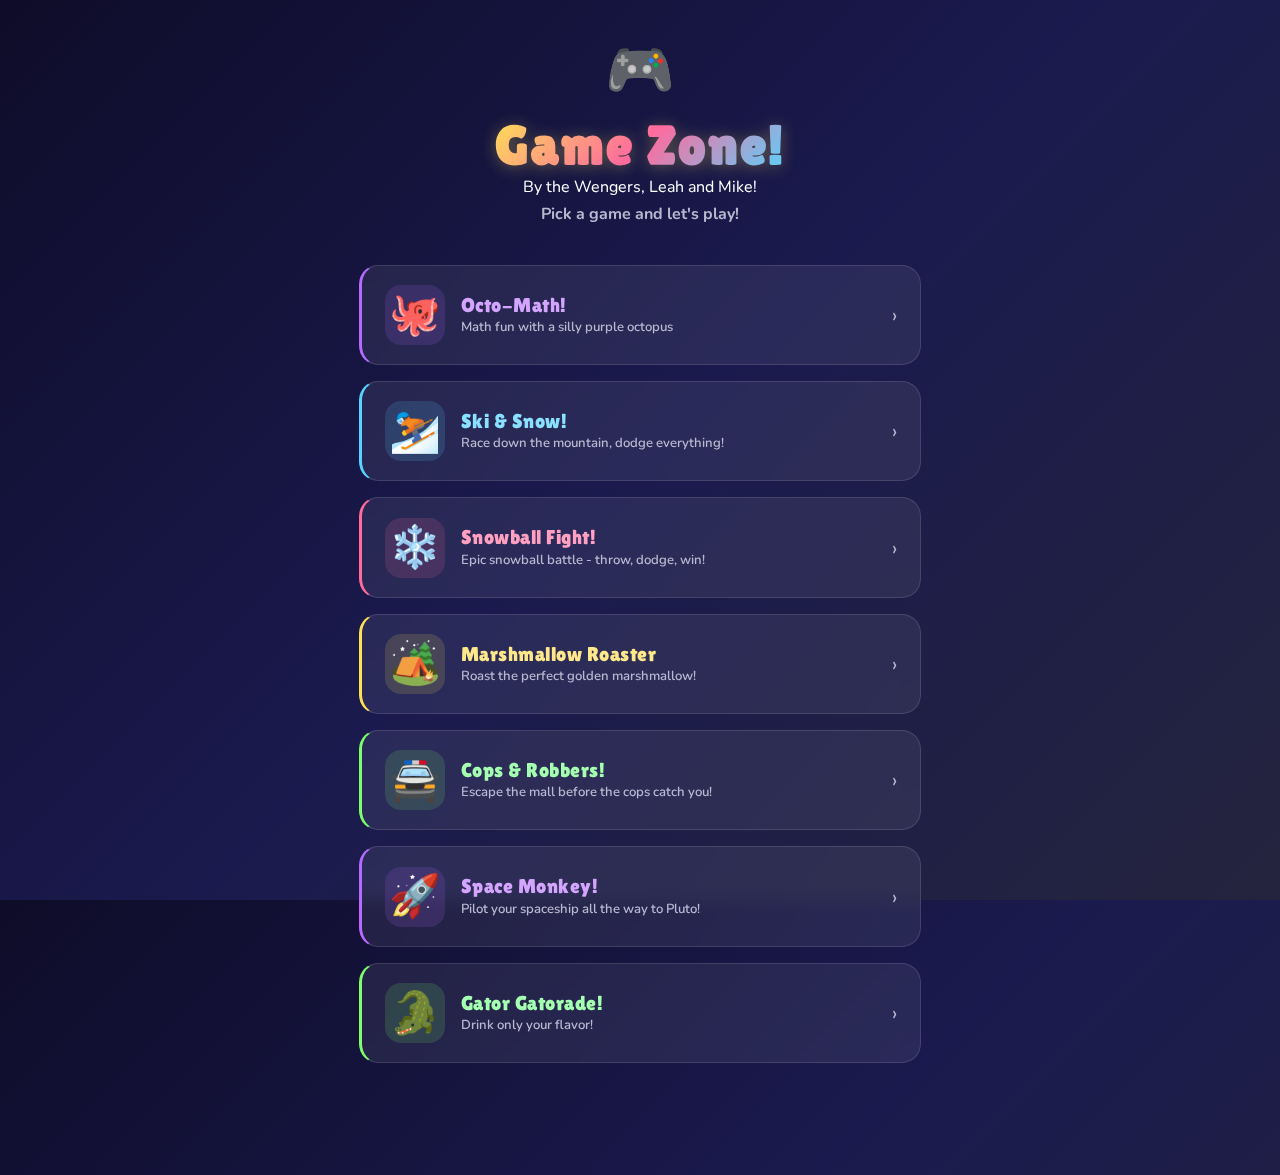
<file: index.html>
<!DOCTYPE html>
<html lang="en">
<head>
<meta charset="UTF-8">
<meta name="viewport" content="width=device-width, initial-scale=1.0, user-scalable=no">
<title>Game Zone!</title>
<link rel="preconnect" href="https://fonts.googleapis.com">
<link href="https://fonts.googleapis.com/css2?family=Lilita+One&family=Nunito:wght@600;700;800&display=swap" rel="stylesheet">
<style>
  *, *::before, *::after { box-sizing: border-box; margin: 0; padding: 0; }

  :root {
    --bg-start: #0f0c29;
    --bg-mid: #1a1a4e;
    --bg-end: #24243e;
    --card-bg: rgba(255,255,255,0.07);
    --card-border: rgba(255,255,255,0.12);
    --text-primary: #fff;
    --text-secondary: #b8b8d0;
    --accent-yellow: #ffe156;
    --accent-pink: #ff6b9d;
    --accent-cyan: #56d4ff;
    --accent-green: #7cff6b;
    --accent-purple: #b56bff;
  }

  html, body { height: 100%; }

  body {
    font-family: 'Nunito', sans-serif;
    background: linear-gradient(135deg, var(--bg-start), var(--bg-mid), var(--bg-end));
    color: var(--text-primary);
    min-height: 100dvh;
    overflow-x: hidden;
    position: relative;
  }

  /* Animated stars background */
  .stars {
    position: fixed; inset: 0;
    pointer-events: none;
    z-index: 0;
    overflow: hidden;
  }
  .star {
    position: absolute;
    width: 3px; height: 3px;
    background: #fff;
    border-radius: 50%;
    animation: twinkle var(--dur, 3s) ease-in-out infinite alternate;
    opacity: 0;
  }
  @keyframes twinkle {
    0% { opacity: 0.1; transform: scale(0.8); }
    100% { opacity: var(--max-o, 0.8); transform: scale(1.2); }
  }

  .container {
    position: relative;
    z-index: 1;
    max-width: 600px;
    margin: 0 auto;
    padding: 2rem 1.2rem 3rem;
    display: flex;
    flex-direction: column;
    align-items: center;
  }

  /* Header */
  .header {
    text-align: center;
    margin-bottom: 2.5rem;
    animation: fadeSlideDown 0.6s ease-out;
  }
  @keyframes fadeSlideDown {
    from { opacity: 0; transform: translateY(-20px); }
    to { opacity: 1; transform: translateY(0); }
  }

  .logo-icon {
    font-size: 3.5rem;
    display: block;
    margin-bottom: 0.3rem;
    animation: bounce 2s ease-in-out infinite;
  }
  @keyframes bounce {
    0%, 100% { transform: translateY(0); }
    50% { transform: translateY(-8px); }
  }

  h1 {
    font-family: 'Lilita One', cursive;
    font-size: clamp(2.4rem, 8vw, 3.4rem);
    letter-spacing: 2px;
    background: linear-gradient(135deg, var(--accent-yellow), var(--accent-pink), var(--accent-cyan));
    -webkit-background-clip: text;
    -webkit-text-fill-color: transparent;
    background-clip: text;
    filter: drop-shadow(0 2px 8px rgba(255,225,86,0.3));
  }

  .subtitle {
    font-size: 1rem;
    color: var(--text-secondary);
    margin-top: 0.3rem;
    font-weight: 700;
  }

  /* Game grid */
  .game-grid {
    display: grid;
    grid-template-columns: 1fr;
    gap: 1rem;
    width: 100%;
  }

  .game-card {
    display: flex;
    align-items: center;
    gap: 1rem;
    padding: 1.2rem 1.4rem;
    background: var(--card-bg);
    border: 1px solid var(--card-border);
    border-radius: 1.2rem;
    text-decoration: none;
    color: var(--text-primary);
    transition: transform 0.2s, box-shadow 0.2s, border-color 0.2s;
    backdrop-filter: blur(8px);
    -webkit-backdrop-filter: blur(8px);
    animation: fadeSlideUp 0.5s ease-out backwards;
    cursor: pointer;
    -webkit-tap-highlight-color: transparent;
  }
  .game-card:nth-child(1) { animation-delay: 0.1s; }
  .game-card:nth-child(2) { animation-delay: 0.2s; }
  .game-card:nth-child(3) { animation-delay: 0.3s; }
  .game-card:nth-child(4) { animation-delay: 0.4s; }
  .game-card:nth-child(5) { animation-delay: 0.5s; }
  .game-card:nth-child(6) { animation-delay: 0.6s; }
  .game-card:nth-child(7) { animation-delay: 0.7s; }

  @keyframes fadeSlideUp {
    from { opacity: 0; transform: translateY(24px); }
    to { opacity: 1; transform: translateY(0); }
  }

  .game-card:hover, .game-card:active {
    transform: translateY(-3px) scale(1.02);
    box-shadow: 0 8px 30px rgba(0,0,0,0.3);
    border-color: rgba(255,255,255,0.25);
  }

  .game-icon {
    font-size: 2.6rem;
    width: 60px;
    height: 60px;
    display: flex;
    align-items: center;
    justify-content: center;
    border-radius: 1rem;
    flex-shrink: 0;
  }

  .game-info { flex: 1; }

  .game-title {
    font-family: 'Lilita One', cursive;
    font-size: 1.25rem;
    letter-spacing: 0.5px;
  }

  .game-desc {
    font-size: 0.82rem;
    color: var(--text-secondary);
    margin-top: 0.15rem;
    font-weight: 600;
  }

  .game-arrow {
    font-size: 1.3rem;
    color: var(--text-secondary);
    flex-shrink: 0;
    transition: transform 0.2s;
  }
  .game-card:hover .game-arrow { transform: translateX(4px); }

  /* Theme colors per card */
  .game-card[data-theme="purple"] { border-left: 3px solid var(--accent-purple); }
  .game-card[data-theme="purple"] .game-icon { background: rgba(181,107,255,0.15); }
  .game-card[data-theme="purple"] .game-title { color: #d4a5ff; }

  .game-card[data-theme="pink"] { border-left: 3px solid var(--accent-pink); }
  .game-card[data-theme="pink"] .game-icon { background: rgba(255,107,157,0.15); }
  .game-card[data-theme="pink"] .game-title { color: #ffa0c0; }

  .game-card[data-theme="cyan"] { border-left: 3px solid var(--accent-cyan); }
  .game-card[data-theme="cyan"] .game-icon { background: rgba(86,212,255,0.15); }
  .game-card[data-theme="cyan"] .game-title { color: #8ae0ff; }

  .game-card[data-theme="green"] { border-left: 3px solid var(--accent-green); }
  .game-card[data-theme="green"] .game-icon { background: rgba(124,255,107,0.15); }
  .game-card[data-theme="green"] .game-title { color: #a5ffb0; }

  .game-card[data-theme="yellow"] { border-left: 3px solid var(--accent-yellow); }
  .game-card[data-theme="yellow"] .game-icon { background: rgba(255,225,86,0.15); }
  .game-card[data-theme="yellow"] .game-title { color: #ffe88a; }

  /* Empty state */
  .coming-soon {
    text-align: center;
    padding: 2rem;
    color: var(--text-secondary);
    font-weight: 700;
    font-size: 0.9rem;
    animation: fadeSlideUp 0.5s ease-out backwards;
    animation-delay: 0.6s;
  }

  /* Footer */
  .footer {
    margin-top: 2rem;
    text-align: center;
    font-size: 0.75rem;
    color: rgba(255,255,255,0.25);
  }
</style>
</head>
<body>

<div class="stars" id="stars"></div>

<div class="container">
  <header class="header">
    <span class="logo-icon">🎮</span>
    <h1>Game Zone!</h1>
    <p>By the Wengers, Leah and Mike!</p>
    <p class="subtitle">Pick a game and let's play!</p>
  </header>

  <div class="game-grid" id="gameGrid">
    <!-- Games are injected by JS so it's easy to add more -->
  </div>

  <div class="coming-soon" id="comingSoon"></div>
</div>

<script>
  // === GAME REGISTRY — add new games here ===
  const GAMES = [
    {
      id: 'math',
      title: 'Octo-Math!',
      desc: 'Math fun with a silly purple octopus',
      icon: '🐙',
      theme: 'purple',
      url: 'games/math-game.html'
    },
    {
      id: 'ski',
      title: 'Ski & Snow!',
      desc: 'Race down the mountain, dodge everything!',
      icon: '⛷️',
      theme: 'cyan',
      url: 'games/ski-game.html'
    },
    {
      id: 'snowball',
      title: 'Snowball Fight!',
      desc: 'Epic snowball battle - throw, dodge, win!',
      icon: '❄️',
      theme: 'pink',
      url: 'games/snowball-game.html'
    },
    {
      id: 'marshmallow',
      title: 'Marshmallow Roaster',
      desc: 'Roast the perfect golden marshmallow!',
      icon: '🏕️',
      theme: 'yellow',
      url: 'games/marshmallow-game.html'
    },
    {
      id: 'cops-robbers',
      title: 'Cops & Robbers!',
      desc: 'Escape the mall before the cops catch you!',
      icon: '🚔',
      theme: 'green',
      url: 'games/cops-robbers.html'
    },
    {
      id: 'space-monkey',
      title: 'Space Monkey!',
      desc: 'Pilot your spaceship all the way to Pluto!',
      icon: '🚀',
      theme: 'purple',
      url: 'games/space-monkey.html'
    },
    {
      id: 'gator-gatorade',
      title: 'Gator Gatorade!',
      desc: 'Drink only your flavor!',
      icon: '🐊',
      theme: 'green',
      url: 'games/gator-gatorade.html'
    }
  ];

  // Render game cards
  const grid = document.getElementById('gameGrid');
  GAMES.forEach(g => {
    const a = document.createElement('a');
    a.href = g.url;
    a.className = 'game-card';
    a.dataset.theme = g.theme;
    a.innerHTML = `
      <div class="game-icon">${g.icon}</div>
      <div class="game-info">
        <div class="game-title">${g.title}</div>
        <div class="game-desc">${g.desc}</div>
      </div>
      <div class="game-arrow">›</div>
    `;
    grid.appendChild(a);
  });

  if (GAMES.length < 5) {
    document.getElementById('comingSoon').textContent = 'More games coming soon! 🚀';
  }

  // Generate twinkling stars
  const starsContainer = document.getElementById('stars');
  for (let i = 0; i < 80; i++) {
    const s = document.createElement('div');
    s.className = 'star';
    s.style.left = Math.random() * 100 + '%';
    s.style.top = Math.random() * 100 + '%';
    s.style.setProperty('--dur', (2 + Math.random() * 4) + 's');
    s.style.setProperty('--max-o', (0.4 + Math.random() * 0.6).toFixed(2));
    s.style.animationDelay = (Math.random() * 5) + 's';
    s.style.width = s.style.height = (1.5 + Math.random() * 2.5) + 'px';
    starsContainer.appendChild(s);
  }
</script>
</body>
</html>
</file>
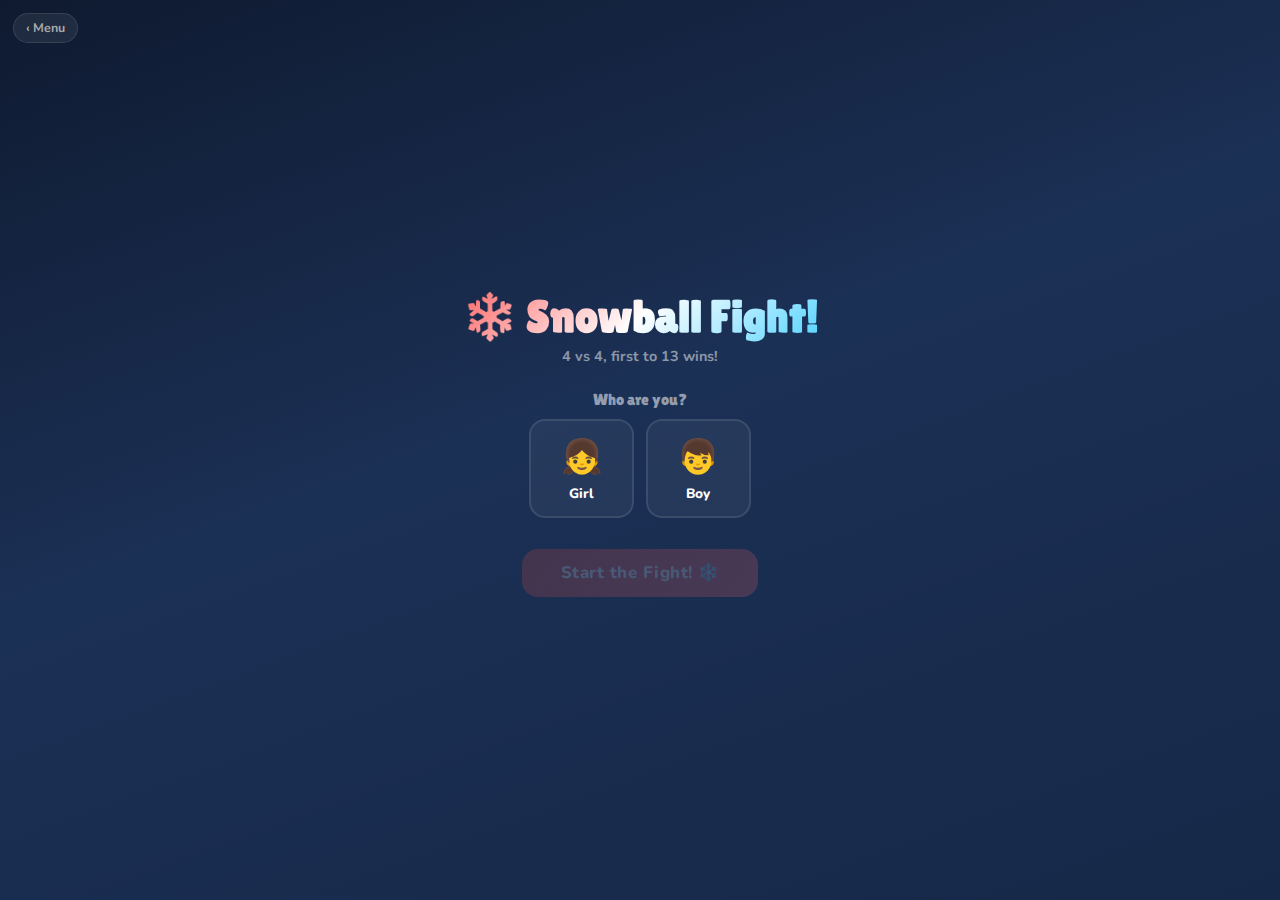
<file: all-games.html>
<!DOCTYPE html>
<html lang="en">
<head>
<meta charset="UTF-8">
<meta name="viewport" content="width=device-width, initial-scale=1.0, user-scalable=no">
<title>Snow Day Games!</title>
<link rel="preconnect" href="https://fonts.googleapis.com">
<link href="https://fonts.googleapis.com/css2?family=Lilita+One&family=Nunito:wght@600;700;800;900&display=swap" rel="stylesheet">
<style>
*, *::before, *::after { box-sizing: border-box; margin: 0; padding: 0; }
html, body { height: 100%; overflow: hidden; }
body {
  font-family: 'Nunito', sans-serif;
  background: #0f1a2e;
  color: #fff;
  -webkit-tap-highlight-color: transparent;
  user-select: none; -webkit-user-select: none;
}

/* ===== MENU ===== */
#menu {
  position: fixed; inset: 0; z-index: 10;
  display: flex; flex-direction: column;
  align-items: center; padding: 1.5rem;
  overflow-y: auto;
  background: linear-gradient(160deg, #0f1a30 0%, #1b3055 45%, #162848 100%);
}
#menu.hidden { display: none; }

.menu-title {
  font-family: 'Lilita One', cursive;
  font-size: clamp(2rem, 8vw, 3.2rem);
  margin-top: 1.5rem; margin-bottom: 0.1rem;
  text-align: center;
  background: linear-gradient(135deg, #ff6b6b, #fff 40%, #56d4ff 70%, #b56bff);
  -webkit-background-clip: text; -webkit-text-fill-color: transparent;
  background-clip: text;
}
.menu-sub {
  color: rgba(255,255,255,0.3); font-weight: 700;
  font-size: 0.78rem; margin-bottom: 1.6rem;
  text-align: center; letter-spacing: 0.3px;
}
.cards {
  display: grid;
  grid-template-columns: repeat(auto-fit, minmax(min(260px, 100%), 1fr));
  gap: 0.9rem; width: 100%; max-width: 720px;
  padding-bottom: 2rem;
}
.card {
  background: rgba(255,255,255,0.04);
  border: 1px solid rgba(255,255,255,0.07);
  border-radius: 1.1rem; padding: 1.2rem;
  cursor: pointer;
  transition: transform 0.18s, box-shadow 0.18s, border-color 0.18s;
  display: flex; flex-direction: column; align-items: center;
  text-align: center; text-decoration: none; color: #fff;
}
.card:hover, .card:active {
  transform: translateY(-3px) scale(1.01);
  border-color: rgba(255,255,255,0.16);
  box-shadow: 0 8px 32px rgba(0,0,0,0.3);
}
.card-icon {
  width: 64px; height: 64px; border-radius: 1rem;
  display: flex; align-items: center; justify-content: center;
  font-size: 1.7rem; margin-bottom: 0.65rem;
}
.card-title {
  font-family: 'Lilita One', cursive;
  font-size: 1.15rem; margin-bottom: 0.2rem;
}
.card-desc {
  color: rgba(255,255,255,0.35); font-weight: 600;
  font-size: 0.72rem; line-height: 1.4;
}
.card[data-game="math"] .card-icon { background: rgba(181,107,255,0.13); }
.card[data-game="ski"] .card-icon { background: rgba(46,204,113,0.13); }
.card[data-game="snowball"] .card-icon { background: rgba(86,212,255,0.13); }

.footer-note {
  color: rgba(255,255,255,0.15); font-size: 0.55rem;
  font-weight: 700; text-align: center;
  margin-top: auto; padding-top: 1rem;
}

/* Snow deco */
.sdeco { position: fixed; inset: 0; pointer-events: none; z-index: 0; overflow: hidden; }
.sf {
  position: absolute; color: #fff; opacity: 0;
  animation: sfl linear infinite;
}
@keyframes sfl {
  0% { transform: translateY(-5vh) translateX(0) rotate(0); opacity: 0; }
  8% { opacity: var(--o,0.3); } 92% { opacity: var(--o,0.3); }
  100% { transform: translateY(105vh) translateX(var(--d,20px)) rotate(360deg); opacity: 0; }
}

/* ===== GAME IFRAME ===== */
#gameFrame {
  position: fixed; inset: 0; z-index: 20;
  border: none; width: 100%; height: 100%;
  display: none; background: #000;
}
#gameFrame.active { display: block; }
</style>
</head>
<body>

<div class="sdeco" id="sdeco"></div>

<div id="menu">
  <div class="menu-title">Snow Day Games!</div>
  <div class="menu-sub">Pick a game and play together</div>

  <div class="cards">
    <div class="card" data-game="math" onclick="launchGame('math')">
      <div class="card-icon">🐙</div>
      <div class="card-title">Octo-Math!</div>
      <div class="card-desc">Help the octopus solve math puzzles across 12 ocean-themed levels!</div>
    </div>
    <div class="card" data-game="ski" onclick="launchGame('ski')">
      <div class="card-icon">⛷️</div>
      <div class="card-title">Ski & Snow!</div>
      <div class="card-desc">Race downhill, dodge trees and rocks, grab coins and power-ups!</div>
    </div>
    <div class="card" data-game="snowball" onclick="launchGame('snowball')">
      <div class="card-icon">❄️</div>
      <div class="card-title">Snowball Fight!</div>
      <div class="card-desc">Duck and throw in an epic 4v4 winter battle! First to 13 wins!</div>
    </div>
  </div>

  <div class="footer-note">Built with love for snow days together</div>
</div>

<iframe id="gameFrame" sandbox="allow-scripts allow-same-origin" allowfullscreen></iframe>

<script>
// ===== MENU SNOWFLAKES =====
const sdc = document.getElementById('sdeco');
for (let i = 0; i < 30; i++) {
  const s = document.createElement('div');
  s.className = 'sf';
  s.textContent = ['\u2744','\u2745','\u2746','\u2022'][Math.floor(Math.random()*4)];
  s.style.left = Math.random()*100+'%';
  s.style.fontSize = (0.5+Math.random()*0.85)+'rem';
  s.style.setProperty('--o',(0.12+Math.random()*0.3).toFixed(2));
  s.style.setProperty('--d',(Math.random()-0.5)*50+'px');
  s.style.animationDuration = (5+Math.random()*7)+'s';
  s.style.animationDelay = Math.random()*7+'s';
  sdc.appendChild(s);
}

// ===== GAME HTML STORAGE =====
const GAMES = {};
GAMES['math'] = `<!DOCTYPE html>
<html lang="en">
<head>
<meta charset="UTF-8">
<meta name="viewport" content="width=device-width, initial-scale=1.0, user-scalable=no">
<title>Octo-Math!</title>
<link rel="preconnect" href="https://fonts.googleapis.com">
<link href="https://fonts.googleapis.com/css2?family=Lilita+One&family=Nunito:wght@600;700;800;900&display=swap" rel="stylesheet">
<style>
  *, *::before, *::after { box-sizing: border-box; margin: 0; padding: 0; }

  :root {
    --bg-deep: #1a0a2e;
    --bg-mid: #2d1b69;
    --purple-light: #b56bff;
    --purple-mid: #8b3fd4;
    --purple-dark: #5c1f9e;
    --green-correct: #4cdb6a;
    --green-glow: rgba(76,219,106,0.3);
    --red-wrong: #ff5c6a;
    --red-glow: rgba(255,92,106,0.3);
    --yellow: #ffe156;
    --cyan: #56d4ff;
    --pink: #ff6b9d;
    --card-bg: rgba(255,255,255,0.06);
    --card-border: rgba(255,255,255,0.1);
  }

  html, body { height: 100%; }

  body {
    font-family: 'Nunito', sans-serif;
    background: linear-gradient(160deg, var(--bg-deep) 0%, var(--bg-mid) 50%, #1e0e3e 100%);
    color: #fff;
    min-height: 100dvh;
    overflow-x: hidden;
    display: flex;
    flex-direction: column;
    -webkit-tap-highlight-color: transparent;
  }

  /* Top bar */
  .top-bar {
    display: flex;
    align-items: center;
    justify-content: space-between;
    padding: 0.8rem 1rem;
    background: rgba(0,0,0,0.25);
    backdrop-filter: blur(10px);
    -webkit-backdrop-filter: blur(10px);
    position: sticky;
    top: 0;
    z-index: 50;
  }
  .back-btn {
    display: flex; align-items: center; gap: 0.3rem;
    background: rgba(255,255,255,0.08);
    border: 1px solid rgba(255,255,255,0.12);
    color: #ccc;
    font-family: 'Nunito', sans-serif;
    font-weight: 700;
    font-size: 0.85rem;
    padding: 0.45rem 0.9rem;
    border-radius: 2rem;
    cursor: pointer;
    text-decoration: none;
    transition: background 0.2s;
  }
  .back-btn:hover { background: rgba(255,255,255,0.14); color: #fff; }
  .top-title {
    font-family: 'Lilita One', cursive;
    font-size: 1.1rem;
    color: var(--purple-light);
  }
  .round-badge-base, .round-badge {
    background: rgba(181,107,255,0.18);
    border: 1px solid rgba(181,107,255,0.3);
    color: var(--purple-light);
    font-weight: 800;
    font-size: 0.78rem;
    padding: 0.35rem 0.7rem;
    border-radius: 2rem;
  }

  /* Main area */
  .main {
    flex: 1;
    display: flex;
    flex-direction: column;
    align-items: center;
    max-width: 500px;
    width: 100%;
    margin: 0 auto;
    padding: 1rem 1rem 2rem;
  }

  /* Progress bar */
  .progress-wrap {
    width: 100%;
    margin-bottom: 1rem;
  }
  .progress-label {
    display: flex;
    justify-content: space-between;
    font-size: 0.75rem;
    font-weight: 700;
    color: rgba(255,255,255,0.5);
    margin-bottom: 0.35rem;
  }
  .progress-track {
    width: 100%;
    height: 10px;
    background: rgba(255,255,255,0.08);
    border-radius: 99px;
    overflow: hidden;
  }
  .progress-fill {
    height: 100%;
    background: linear-gradient(90deg, var(--purple-mid), var(--purple-light));
    border-radius: 99px;
    transition: width 0.5s ease;
    width: 0%;
  }

  /* Octopus character */
  .octopus-area {
    position: relative;
    width: 180px;
    height: 180px;
    margin: 0.5rem 0 0.8rem;
    flex-shrink: 0;
  }

  .octopus-svg {
    width: 100%;
    height: 100%;
    transition: transform 0.3s;
  }

  .octopus-area.celebrate .octopus-svg {
    animation: octoWiggle 0.5s ease-in-out;
  }
  .octopus-area.sad .octopus-svg {
    animation: octoSad 0.6s ease-in-out;
  }

  @keyframes octoWiggle {
    0% { transform: rotate(0deg) scale(1); }
    20% { transform: rotate(-8deg) scale(1.1); }
    40% { transform: rotate(8deg) scale(1.1); }
    60% { transform: rotate(-5deg) scale(1.05); }
    80% { transform: rotate(5deg) scale(1.05); }
    100% { transform: rotate(0deg) scale(1); }
  }
  @keyframes octoSad {
    0% { transform: translateY(0); }
    30% { transform: translateY(6px); }
    100% { transform: translateY(0); }
  }

  /* Speech bubble */
  .speech-bubble {
    position: absolute;
    top: -8px;
    right: -60px;
    background: #fff;
    color: #333;
    font-weight: 800;
    font-size: 0.78rem;
    padding: 0.4rem 0.7rem;
    border-radius: 1rem;
    box-shadow: 0 3px 12px rgba(0,0,0,0.2);
    opacity: 0;
    transform: scale(0.8);
    transition: all 0.3s;
    pointer-events: none;
    white-space: nowrap;
    z-index: 5;
  }
  .speech-bubble.visible {
    opacity: 1;
    transform: scale(1);
  }
  .speech-bubble::after {
    content: '';
    position: absolute;
    bottom: -6px;
    left: 18px;
    width: 12px; height: 12px;
    background: #fff;
    transform: rotate(45deg);
    border-radius: 2px;
  }

  /* Question card */
  .question-card {
    width: 100%;
    background: var(--card-bg);
    border: 1px solid var(--card-border);
    backdrop-filter: blur(10px);
    -webkit-backdrop-filter: blur(10px);
    border-radius: 1.4rem;
    padding: 1.5rem;
    text-align: center;
    margin-bottom: 1rem;
    min-height: 90px;
    display: flex;
    flex-direction: column;
    align-items: center;
    justify-content: center;
    transition: border-color 0.3s, box-shadow 0.3s;
  }
  .question-card.correct {
    border-color: var(--green-correct);
    box-shadow: 0 0 25px var(--green-glow);
  }
  .question-card.wrong {
    border-color: var(--red-wrong);
    box-shadow: 0 0 25px var(--red-glow);
  }

  .level-tag {
    font-size: 0.7rem;
    font-weight: 800;
    text-transform: uppercase;
    letter-spacing: 1px;
    color: var(--purple-light);
    margin-bottom: 0.5rem;
  }

  .question-text {
    font-family: 'Lilita One', cursive;
    font-size: clamp(2rem, 8vw, 3rem);
    letter-spacing: 2px;
    color: #fff;
  }

  .feedback-text {
    margin-top: 0.6rem;
    font-weight: 800;
    font-size: 1rem;
    min-height: 1.4rem;
  }
  .feedback-text.correct-fb { color: var(--green-correct); }
  .feedback-text.wrong-fb { color: var(--red-wrong); }

  /* Answer input area */
  .answer-area {
    width: 100%;
    display: flex;
    flex-direction: column;
    align-items: center;
    gap: 0.8rem;
  }

  .answer-display {
    font-family: 'Lilita One', cursive;
    font-size: 2.6rem;
    color: var(--yellow);
    min-height: 3.2rem;
    display: flex;
    align-items: center;
    justify-content: center;
    letter-spacing: 3px;
  }
  .answer-display .cursor {
    display: inline-block;
    width: 2px;
    height: 2.2rem;
    background: var(--yellow);
    margin-left: 2px;
    animation: blink 1s step-end infinite;
  }
  @keyframes blink { 50% { opacity: 0; } }

  /* Numpad */
  .numpad {
    display: grid;
    grid-template-columns: repeat(3, 1fr);
    gap: 0.55rem;
    width: 100%;
    max-width: 320px;
  }

  .num-btn {
    font-family: 'Nunito', sans-serif;
    font-weight: 900;
    font-size: 1.5rem;
    color: #fff;
    background: rgba(255,255,255,0.08);
    border: 1.5px solid rgba(255,255,255,0.12);
    border-radius: 1rem;
    padding: 0.9rem;
    cursor: pointer;
    transition: transform 0.1s, background 0.15s;
    user-select: none;
    -webkit-user-select: none;
  }
  .num-btn:active {
    transform: scale(0.93);
    background: rgba(255,255,255,0.16);
  }
  .num-btn.zero { grid-column: 1 / 2; }
  .num-btn.backspace {
    background: rgba(255,92,106,0.12);
    border-color: rgba(255,92,106,0.25);
    font-size: 1.3rem;
  }
  .num-btn.submit-btn {
    background: linear-gradient(135deg, var(--purple-mid), var(--purple-light));
    border-color: transparent;
    font-size: 1.1rem;
    letter-spacing: 1px;
  }
  .num-btn.submit-btn:active {
    transform: scale(0.93);
    filter: brightness(1.15);
  }
  .num-btn.next-btn {
    grid-column: 1 / -1;
    background: linear-gradient(135deg, #2d8f44, var(--green-correct));
    border-color: transparent;
    font-size: 1.1rem;
    padding: 1rem;
    letter-spacing: 1px;
  }
  .num-btn.next-btn:active { filter: brightness(1.15); }

  /* Score display */
  .score-bar {
    display: flex;
    justify-content: center;
    gap: 0.3rem;
    margin-bottom: 0.8rem;
    flex-wrap: wrap;
  }
  .score-dot {
    width: 22px; height: 22px;
    border-radius: 50%;
    background: rgba(255,255,255,0.1);
    border: 2px solid rgba(255,255,255,0.15);
    transition: all 0.3s;
    display: flex;
    align-items: center;
    justify-content: center;
    font-size: 0.6rem;
  }
  .score-dot.correct-dot {
    background: var(--green-correct);
    border-color: var(--green-correct);
    box-shadow: 0 0 8px var(--green-glow);
  }
  .score-dot.wrong-dot {
    background: var(--red-wrong);
    border-color: var(--red-wrong);
    box-shadow: 0 0 8px var(--red-glow);
  }
  .score-dot.current-dot {
    border-color: var(--yellow);
    box-shadow: 0 0 8px rgba(255,225,86,0.4);
  }

  /* Round summary overlay */
  .overlay {
    position: fixed;
    inset: 0;
    background: rgba(10,5,20,0.92);
    backdrop-filter: blur(12px);
    -webkit-backdrop-filter: blur(12px);
    z-index: 100;
    display: flex;
    align-items: center;
    justify-content: center;
    padding: 1.5rem;
    opacity: 0;
    pointer-events: none;
    transition: opacity 0.35s;
  }
  .overlay.visible { opacity: 1; pointer-events: auto; }

  .summary-card {
    background: rgba(255,255,255,0.06);
    border: 1px solid rgba(255,255,255,0.12);
    border-radius: 1.6rem;
    padding: 2rem 1.5rem;
    text-align: center;
    max-width: 380px;
    width: 100%;
    transform: scale(0.9);
    transition: transform 0.35s;
  }
  .overlay.visible .summary-card { transform: scale(1); }

  .summary-emoji { font-size: 3rem; margin-bottom: 0.5rem; }
  .summary-title {
    font-family: 'Lilita One', cursive;
    font-size: 1.8rem;
    margin-bottom: 0.3rem;
  }
  .summary-score {
    font-size: 3rem;
    font-weight: 900;
    margin: 0.5rem 0;
  }
  .summary-score .of { font-size: 1.2rem; color: var(--purple-light); }
  .summary-msg { color: rgba(255,255,255,0.6); font-weight: 700; font-size: 0.9rem; margin-bottom: 1.2rem; }

  .summary-btns {
    display: flex;
    flex-direction: column;
    gap: 0.6rem;
  }
  .summary-btn {
    font-family: 'Nunito', sans-serif;
    font-weight: 800;
    font-size: 1rem;
    padding: 0.9rem;
    border: none;
    border-radius: 1rem;
    cursor: pointer;
    transition: transform 0.15s, filter 0.15s;
  }
  .summary-btn:active { transform: scale(0.96); }
  .btn-primary {
    background: linear-gradient(135deg, var(--purple-mid), var(--purple-light));
    color: #fff;
  }
  .btn-secondary {
    background: rgba(255,255,255,0.08);
    border: 1px solid rgba(255,255,255,0.12);
    color: #ccc;
  }

  /* Confetti canvas */
  #confetti {
    position: fixed;
    inset: 0;
    pointer-events: none;
    z-index: 200;
  }

  /* Start screen */
  .start-screen {
    flex: 1;
    display: flex;
    flex-direction: column;
    align-items: center;
    justify-content: center;
    text-align: center;
    padding: 1.5rem 1.2rem 2rem;
    gap: 0.8rem;
    overflow-y: auto;
  }
  .start-screen h2 {
    font-family: 'Lilita One', cursive;
    font-size: clamp(2rem, 7vw, 2.8rem);
    background: linear-gradient(135deg, var(--purple-light), var(--pink));
    -webkit-background-clip: text;
    -webkit-text-fill-color: transparent;
    background-clip: text;
  }
  .start-screen p { color: rgba(255,255,255,0.55); font-weight: 700; max-width: 300px; }
  .start-btn {
    font-family: 'Nunito', sans-serif;
    font-weight: 800;
    font-size: 1.2rem;
    padding: 1rem 2.5rem;
    background: linear-gradient(135deg, var(--purple-mid), var(--purple-light));
    color: #fff;
    border: none;
    border-radius: 1.2rem;
    cursor: pointer;
    margin-top: 0.5rem;
    transition: transform 0.15s;
    flex-shrink: 0;
  }
  .start-btn:active { transform: scale(0.95); }

  /* Level picker (shared between start screen and in-game drawer) */
  .level-picker-label {
    font-family: 'Lilita One', cursive;
    font-size: 1rem;
    color: rgba(255,255,255,0.6);
    letter-spacing: 0.5px;
    margin-bottom: 0.2rem;
  }
  .level-grid {
    display: grid;
    grid-template-columns: repeat(2, 1fr);
    gap: 0.5rem;
    width: 100%;
    max-width: 360px;
  }
  .level-btn {
    display: flex;
    align-items: center;
    gap: 0.5rem;
    padding: 0.65rem 0.8rem;
    background: rgba(255,255,255,0.05);
    border: 2px solid rgba(255,255,255,0.08);
    border-radius: 0.9rem;
    color: #ccc;
    font-family: 'Nunito', sans-serif;
    font-weight: 700;
    font-size: 0.78rem;
    cursor: pointer;
    transition: all 0.2s;
    text-align: left;
    -webkit-tap-highlight-color: transparent;
  }
  .level-btn:active { transform: scale(0.96); }
  .level-btn.selected {
    border-color: var(--purple-light);
    background: rgba(181,107,255,0.15);
    color: #fff;
    box-shadow: 0 0 14px rgba(181,107,255,0.2);
  }
  .level-num {
    width: 26px; height: 26px;
    border-radius: 50%;
    background: rgba(255,255,255,0.08);
    display: flex;
    align-items: center;
    justify-content: center;
    font-weight: 900;
    font-size: 0.75rem;
    flex-shrink: 0;
    color: rgba(255,255,255,0.5);
  }
  .level-btn.selected .level-num {
    background: var(--purple-mid);
    color: #fff;
  }
  .level-name { line-height: 1.2; }

  /* In-game level drawer (slide-up panel) */
  .level-drawer-overlay {
    position: fixed;
    inset: 0;
    background: rgba(10,5,20,0.7);
    z-index: 90;
    opacity: 0;
    pointer-events: none;
    transition: opacity 0.25s;
  }
  .level-drawer-overlay.visible { opacity: 1; pointer-events: auto; }

  .level-drawer {
    position: fixed;
    bottom: 0; left: 0; right: 0;
    z-index: 91;
    background: linear-gradient(180deg, #2a1558, #1a0a2e);
    border-top: 1px solid rgba(181,107,255,0.2);
    border-radius: 1.4rem 1.4rem 0 0;
    padding: 1.2rem 1.2rem 2rem;
    transform: translateY(100%);
    transition: transform 0.3s ease-out;
    max-height: 70vh;
    overflow-y: auto;
  }
  .level-drawer-overlay.visible .level-drawer { transform: translateY(0); }

  .drawer-handle {
    width: 40px; height: 4px;
    background: rgba(255,255,255,0.2);
    border-radius: 2px;
    margin: 0 auto 0.8rem;
  }
  .drawer-title {
    font-family: 'Lilita One', cursive;
    font-size: 1.1rem;
    text-align: center;
    margin-bottom: 0.8rem;
    color: var(--purple-light);
  }
  .drawer-current {
    text-align: center;
    font-size: 0.78rem;
    color: rgba(255,255,255,0.4);
    margin-bottom: 0.6rem;
    font-weight: 700;
  }
  .drawer-note {
    text-align: center;
    font-size: 0.7rem;
    color: rgba(255,255,255,0.3);
    margin-top: 0.8rem;
    font-weight: 600;
  }

  /* Make round badge tappable */
  .round-badge {
    cursor: pointer;
    transition: background 0.2s, transform 0.15s;
  }
  .round-badge:active { transform: scale(0.95); }
  .round-badge:hover { background: rgba(181,107,255,0.3); }

  /* Particles */
  .particles {
    position: fixed;
    inset: 0;
    pointer-events: none;
    z-index: 0;
    overflow: hidden;
  }
  .particle {
    position: absolute;
    border-radius: 50%;
    opacity: 0.15;
    animation: floatUp linear infinite;
  }
  @keyframes floatUp {
    0% { transform: translateY(100vh) scale(0); opacity: 0; }
    10% { opacity: 0.15; }
    90% { opacity: 0.15; }
    100% { transform: translateY(-10vh) scale(1); opacity: 0; }
  }
</style>
</head>
<body>

<div class="particles" id="particles"></div>
<canvas id="confetti"></canvas>

<!-- Top bar -->
<div class="top-bar" id="topBar" style="display:none;">
  <a href="#" onclick="parent.postMessage(\\'back\\',\\'*\\');return false;" class="back-btn">‹ Menu</a>
  <span class="top-title">🐙 Octo-Math</span>
  <span class="round-badge" id="roundBadge" onclick="toggleLevelDrawer()">Round 1 · Lvl 1 ▾</span>
</div>

<!-- Start screen -->
<div class="start-screen" id="startScreen">
  <svg class="octopus-svg" width="160" height="160" viewBox="0 0 200 200">
    <!-- body -->
    <ellipse cx="100" cy="85" rx="55" ry="50" fill="#9b59b6"/>
    <ellipse cx="100" cy="85" rx="55" ry="50" fill="url(#bodyGrad)"/>
    <!-- face highlight -->
    <ellipse cx="88" cy="72" rx="18" ry="14" fill="rgba(255,255,255,0.12)"/>
    <!-- eyes -->
    <ellipse cx="82" cy="82" rx="12" ry="13" fill="#fff"/>
    <ellipse cx="118" cy="82" rx="12" ry="13" fill="#fff"/>
    <circle cx="84" cy="83" r="6" fill="#2c1654"/>
    <circle cx="120" cy="83" r="6" fill="#2c1654"/>
    <circle cx="86" cy="81" r="2.2" fill="#fff"/>
    <circle cx="122" cy="81" r="2.2" fill="#fff"/>
    <!-- mouth -->
    <path d="M90 100 Q100 110 110 100" stroke="#2c1654" stroke-width="2.5" fill="none" stroke-linecap="round"/>
    <!-- tentacles -->
    <path d="M55 120 Q40 155 55 170" stroke="#8e44ad" stroke-width="10" fill="none" stroke-linecap="round"/>
    <path d="M72 128 Q58 160 70 178" stroke="#8e44ad" stroke-width="9" fill="none" stroke-linecap="round"/>
    <path d="M90 132 Q82 165 92 180" stroke="#8e44ad" stroke-width="9" fill="none" stroke-linecap="round"/>
    <path d="M108 132 Q116 165 108 180" stroke="#8e44ad" stroke-width="9" fill="none" stroke-linecap="round"/>
    <path d="M126 128 Q140 160 130 178" stroke="#8e44ad" stroke-width="9" fill="none" stroke-linecap="round"/>
    <path d="M143 120 Q158 155 143 170" stroke="#8e44ad" stroke-width="10" fill="none" stroke-linecap="round"/>
    <!-- spots -->
    <circle cx="70" cy="96" r="3.5" fill="rgba(255,255,255,0.15)"/>
    <circle cx="130" cy="96" r="3.5" fill="rgba(255,255,255,0.15)"/>
    <circle cx="100" cy="110" r="3" fill="rgba(255,255,255,0.12)"/>
    <!-- hat -->
    <rect x="72" y="38" width="56" height="8" rx="4" fill="#f1c40f"/>
    <rect x="82" y="12" width="36" height="30" rx="4" fill="#f1c40f"/>
    <text x="100" y="33" text-anchor="middle" font-size="14" font-weight="bold" fill="#9b59b6">★</text>
    <defs>
      <radialGradient id="bodyGrad" cx="40%" cy="35%">
        <stop offset="0%" stop-color="rgba(255,255,255,0.13)"/>
        <stop offset="100%" stop-color="rgba(0,0,0,0)"/>
      </radialGradient>
    </defs>
  </svg>
  <h2>Octo-Math!</h2>
  <p>Answer 10 math questions per round. Get them right and Professor Octo will do a silly dance!</p>

  <div class="level-picker-label">Choose a level:</div>
  <div class="level-grid" id="startLevelGrid"></div>

  <button class="start-btn" id="startBtn">Let's Go! 🚀</button>
</div>

<!-- Game area -->
<div class="main" id="gameArea" style="display:none;">
  <!-- Score dots -->
  <div class="score-bar" id="scoreDots"></div>

  <!-- Progress -->
  <div class="progress-wrap">
    <div class="progress-label">
      <span id="progressText">Question 1 of 10</span>
      <span id="scoreText">Score: 0</span>
    </div>
    <div class="progress-track">
      <div class="progress-fill" id="progressFill"></div>
    </div>
  </div>

  <!-- Octopus -->
  <div class="octopus-area" id="octoArea">
    <div class="speech-bubble" id="speechBubble"></div>
    <svg class="octopus-svg" viewBox="0 0 200 200" id="octoSvg">
      <!-- body -->
      <ellipse cx="100" cy="85" rx="55" ry="50" fill="#9b59b6"/>
      <ellipse cx="100" cy="85" rx="55" ry="50" fill="url(#bodyGrad2)"/>
      <ellipse cx="88" cy="72" rx="18" ry="14" fill="rgba(255,255,255,0.12)"/>
      <!-- eyes (will be swapped by JS) -->
      <g id="octoEyes">
        <ellipse cx="82" cy="82" rx="12" ry="13" fill="#fff"/>
        <ellipse cx="118" cy="82" rx="12" ry="13" fill="#fff"/>
        <circle cx="84" cy="83" r="6" fill="#2c1654" class="pupil-l"/>
        <circle cx="120" cy="83" r="6" fill="#2c1654" class="pupil-r"/>
        <circle cx="86" cy="81" r="2.2" fill="#fff"/>
        <circle cx="122" cy="81" r="2.2" fill="#fff"/>
      </g>
      <!-- mouth (will be swapped by JS) -->
      <g id="octoMouth">
        <path d="M90 100 Q100 110 110 100" stroke="#2c1654" stroke-width="2.5" fill="none" stroke-linecap="round"/>
      </g>
      <!-- tentacles -->
      <g id="octoTentacles">
        <path d="M55 120 Q40 155 55 170" stroke="#8e44ad" stroke-width="10" fill="none" stroke-linecap="round"/>
        <path d="M72 128 Q58 160 70 178" stroke="#8e44ad" stroke-width="9" fill="none" stroke-linecap="round"/>
        <path d="M90 132 Q82 165 92 180" stroke="#8e44ad" stroke-width="9" fill="none" stroke-linecap="round"/>
        <path d="M108 132 Q116 165 108 180" stroke="#8e44ad" stroke-width="9" fill="none" stroke-linecap="round"/>
        <path d="M126 128 Q140 160 130 178" stroke="#8e44ad" stroke-width="9" fill="none" stroke-linecap="round"/>
        <path d="M143 120 Q158 155 143 170" stroke="#8e44ad" stroke-width="10" fill="none" stroke-linecap="round"/>
      </g>
      <!-- spots -->
      <circle cx="70" cy="96" r="3.5" fill="rgba(255,255,255,0.15)"/>
      <circle cx="130" cy="96" r="3.5" fill="rgba(255,255,255,0.15)"/>
      <circle cx="100" cy="110" r="3" fill="rgba(255,255,255,0.12)"/>
      <!-- hat -->
      <rect x="72" y="38" width="56" height="8" rx="4" fill="#f1c40f"/>
      <rect x="82" y="12" width="36" height="30" rx="4" fill="#f1c40f"/>
      <text x="100" y="33" text-anchor="middle" font-size="14" font-weight="bold" fill="#9b59b6">★</text>
      <defs>
        <radialGradient id="bodyGrad2" cx="40%" cy="35%">
          <stop offset="0%" stop-color="rgba(255,255,255,0.13)"/>
          <stop offset="100%" stop-color="rgba(0,0,0,0)"/>
        </radialGradient>
      </defs>
    </svg>
  </div>

  <!-- Question -->
  <div class="question-card" id="questionCard">
    <div class="level-tag" id="levelTag">Kindergarten</div>
    <div class="question-text" id="questionText">3 + 2 = ?</div>
    <div class="feedback-text" id="feedbackText"></div>
  </div>

  <!-- Answer + numpad -->
  <div class="answer-area" id="answerArea">
    <div class="answer-display" id="answerDisplay"><span class="cursor"></span></div>
    <div class="numpad" id="numpad">
      <button class="num-btn" data-val="1">1</button>
      <button class="num-btn" data-val="2">2</button>
      <button class="num-btn" data-val="3">3</button>
      <button class="num-btn" data-val="4">4</button>
      <button class="num-btn" data-val="5">5</button>
      <button class="num-btn" data-val="6">6</button>
      <button class="num-btn" data-val="7">7</button>
      <button class="num-btn" data-val="8">8</button>
      <button class="num-btn" data-val="9">9</button>
      <button class="num-btn zero" data-val="0">0</button>
      <button class="num-btn backspace" data-val="back">⌫</button>
      <button class="num-btn submit-btn" data-val="submit">GO!</button>
    </div>
  </div>
</div>

<!-- In-game level drawer -->
<div class="level-drawer-overlay" id="levelDrawerOverlay" onclick="closeLevelDrawer(event)">
  <div class="level-drawer" onclick="event.stopPropagation()">
    <div class="drawer-handle"></div>
    <div class="drawer-title">🐙 Change Level</div>
    <div class="drawer-current" id="drawerCurrent">Currently: Kindergarten</div>
    <div class="level-grid" id="drawerLevelGrid"></div>
    <div class="drawer-note">Changing level starts a fresh round</div>
  </div>
</div>

<!-- Round summary overlay -->
<div class="overlay" id="overlay">
  <div class="summary-card">
    <div class="summary-emoji" id="summaryEmoji">🎉</div>
    <div class="summary-title" id="summaryTitle">Great Job!</div>
    <div class="summary-score" id="summaryScore">8 <span class="of">/ 10</span></div>
    <div class="summary-msg" id="summaryMsg">You're getting smarter every round!</div>
    <div class="summary-level" id="summaryLevel" style="color:var(--purple-light);font-weight:800;font-size:0.85rem;margin-bottom:0.4rem;"></div>
    <div class="summary-btns">
      <button class="summary-btn btn-primary" id="nextRoundBtn">Next Round →</button>
      <button class="summary-btn btn-secondary" id="changeLevelBtn" onclick="openLevelFromSummary()">Change Level 🎯</button>
      <a href="#" onclick="parent.postMessage(\\'back\\',\\'*\\');return false;" class="summary-btn btn-secondary" style="text-decoration:none;text-align:center;">Back to Menu</a>
    </div>
  </div>
</div>

<script>
// ==================== GAME ENGINE ====================

const QUESTIONS_PER_ROUND = 10;

// Difficulty levels with question generators
const LEVELS = [
  {
    name: 'Kindergarten',
    generate() {
      // Addition 0-5
      const a = rand(0, 5), b = rand(0, 5);
      return { text: \`\${a} + \${b}\`, answer: a + b };
    }
  },
  {
    name: 'Grade 1 - Easy',
    generate() {
      // Addition 0-10
      const a = rand(1, 10), b = rand(1, 10);
      return { text: \`\${a} + \${b}\`, answer: a + b };
    }
  },
  {
    name: 'Grade 1',
    generate() {
      // Addition & subtraction 0-10
      if (Math.random() < 0.5) {
        const a = rand(1, 10), b = rand(1, 10);
        return { text: \`\${a} + \${b}\`, answer: a + b };
      } else {
        const b = rand(1, 8), a = rand(b, 10);
        return { text: \`\${a} − \${b}\`, answer: a - b };
      }
    }
  },
  {
    name: 'Grade 1 - Hard',
    generate() {
      // Larger addition & subtraction
      if (Math.random() < 0.5) {
        const a = rand(5, 15), b = rand(1, 10);
        return { text: \`\${a} + \${b}\`, answer: a + b };
      } else {
        const b = rand(1, 10), a = rand(b + 2, 18);
        return { text: \`\${a} − \${b}\`, answer: a - b };
      }
    }
  },
  {
    name: 'Grade 2 - Easy',
    generate() {
      // Double-digit addition/subtraction, easy multiplication
      const r = Math.random();
      if (r < 0.35) {
        const a = rand(10, 30), b = rand(1, 15);
        return { text: \`\${a} + \${b}\`, answer: a + b };
      } else if (r < 0.7) {
        const b = rand(1, 12), a = rand(b + 5, 30);
        return { text: \`\${a} − \${b}\`, answer: a - b };
      } else {
        const a = rand(1, 5), b = rand(1, 5);
        return { text: \`\${a} × \${b}\`, answer: a * b };
      }
    }
  },
  {
    name: 'Grade 2',
    generate() {
      const r = Math.random();
      if (r < 0.3) {
        const a = rand(10, 50), b = rand(5, 30);
        return { text: \`\${a} + \${b}\`, answer: a + b };
      } else if (r < 0.6) {
        const b = rand(5, 20), a = rand(b + 5, 50);
        return { text: \`\${a} − \${b}\`, answer: a - b };
      } else {
        const a = rand(2, 6), b = rand(2, 6);
        return { text: \`\${a} × \${b}\`, answer: a * b };
      }
    }
  },
  {
    name: 'Grade 2 - Hard',
    generate() {
      const r = Math.random();
      if (r < 0.25) {
        const a = rand(20, 80), b = rand(10, 50);
        return { text: \`\${a} + \${b}\`, answer: a + b };
      } else if (r < 0.5) {
        const b = rand(10, 30), a = rand(b + 10, 80);
        return { text: \`\${a} − \${b}\`, answer: a - b };
      } else if (r < 0.8) {
        const a = rand(2, 9), b = rand(2, 9);
        return { text: \`\${a} × \${b}\`, answer: a * b };
      } else {
        const b = rand(2, 5), ans = rand(1, 6);
        return { text: \`\${b * ans} ÷ \${b}\`, answer: ans };
      }
    }
  },
  {
    name: 'Grade 3',
    generate() {
      const r = Math.random();
      if (r < 0.2) {
        const a = rand(50, 200), b = rand(20, 150);
        return { text: \`\${a} + \${b}\`, answer: a + b };
      } else if (r < 0.4) {
        const b = rand(20, 100), a = rand(b + 20, 250);
        return { text: \`\${a} − \${b}\`, answer: a - b };
      } else if (r < 0.7) {
        const a = rand(3, 12), b = rand(3, 12);
        return { text: \`\${a} × \${b}\`, answer: a * b };
      } else {
        const b = rand(2, 9), ans = rand(2, 10);
        return { text: \`\${b * ans} ÷ \${b}\`, answer: ans };
      }
    }
  }
];

// State
let state = {
  round: 1,
  level: 0,          // index into LEVELS
  questionNum: 0,     // 0-based within round
  score: 0,           // correct in current round
  totalCorrect: 0,
  totalQuestions: 0,
  currentQuestion: null,
  answered: false,
  answerInput: '',
  results: [],        // per-round: true/false array
  streak: 0           // consecutive correct
};

// DOM refs
const $ = id => document.getElementById(id);
const startScreen = $('startScreen');
const gameArea = $('gameArea');
const topBar = $('topBar');
const roundBadge = $('roundBadge');
const scoreDots = $('scoreDots');
const progressFill = $('progressFill');
const progressText = $('progressText');
const scoreText = $('scoreText');
const questionCard = $('questionCard');
const levelTag = $('levelTag');
const questionText = $('questionText');
const feedbackText = $('feedbackText');
const answerDisplay = $('answerDisplay');
const answerArea = $('answerArea');
const numpad = $('numpad');
const overlay = $('overlay');
const octoArea = $('octoArea');
const speechBubble = $('speechBubble');
const octoEyes = $('octoEyes');
const octoMouth = $('octoMouth');
const levelDrawerOverlay = $('levelDrawerOverlay');
const drawerLevelGrid = $('drawerLevelGrid');
const drawerCurrent = $('drawerCurrent');
const startLevelGrid = $('startLevelGrid');

// Build level grids
function buildLevelGrid(container, onSelect) {
  container.innerHTML = '';
  LEVELS.forEach((lvl, i) => {
    const btn = document.createElement('button');
    btn.className = 'level-btn' + (i === state.level ? ' selected' : '');
    btn.dataset.level = i;
    btn.innerHTML = \`<span class="level-num">\${i + 1}</span><span class="level-name">\${lvl.name}</span>\`;
    btn.addEventListener('click', () => onSelect(i, container));
    container.appendChild(btn);
  });
}

function highlightLevel(index, container) {
  container.querySelectorAll('.level-btn').forEach((b, i) => {
    b.classList.toggle('selected', i === index);
  });
}

// Start screen level selection (just picks the level, doesn't start game)
let startSelectedLevel = 0;
function onStartLevelSelect(index, container) {
  startSelectedLevel = index;
  highlightLevel(index, container);
}

// In-game drawer level selection (switches level and restarts round)
function onDrawerLevelSelect(index, container) {
  state.level = index;
  state.round = 1;
  state.questionNum = 0;
  state.score = 0;
  state.totalCorrect = 0;
  state.totalQuestions = 0;
  state.results = [];
  state.streak = 0;
  highlightLevel(index, container);
  closeLevelDrawer();
  setOctoFace('normal');
  generateQuestion();
}

function toggleLevelDrawer() {
  if (levelDrawerOverlay.classList.contains('visible')) {
    closeLevelDrawer();
  } else {
    drawerCurrent.textContent = 'Currently: ' + LEVELS[state.level].name;
    buildLevelGrid(drawerLevelGrid, onDrawerLevelSelect);
    levelDrawerOverlay.classList.add('visible');
  }
}

function closeLevelDrawer(e) {
  if (e && e.target !== levelDrawerOverlay) return;
  levelDrawerOverlay.classList.remove('visible');
}

function openLevelFromSummary() {
  overlay.classList.remove('visible');
  drawerCurrent.textContent = 'Currently: ' + LEVELS[state.level].name;
  buildLevelGrid(drawerLevelGrid, onDrawerLevelSelect);
  levelDrawerOverlay.classList.add('visible');
}

// Initialize start screen grid
buildLevelGrid(startLevelGrid, onStartLevelSelect);

// Helpers
function rand(min, max) { return Math.floor(Math.random() * (max - min + 1)) + min; }

function setOctoFace(mode) {
  // mode: 'normal', 'silly', 'sad', 'thinking'
  if (mode === 'silly') {
    octoEyes.innerHTML = \`
      <ellipse cx="82" cy="82" rx="12" ry="13" fill="#fff"/>
      <ellipse cx="118" cy="82" rx="12" ry="13" fill="#fff"/>
      <circle cx="78" cy="80" r="7" fill="#2c1654"/>
      <circle cx="122" cy="86" r="7" fill="#2c1654"/>
      <circle cx="80" cy="78" r="2.5" fill="#fff"/>
      <circle cx="124" cy="84" r="2.5" fill="#fff"/>
      <ellipse cx="68" cy="72" rx="10" ry="3" fill="#e74c9c" opacity="0.4" transform="rotate(-10 68 72)"/>
      <ellipse cx="132" cy="72" rx="10" ry="3" fill="#e74c9c" opacity="0.4" transform="rotate(10 132 72)"/>
    \`;
    octoMouth.innerHTML = \`
      <ellipse cx="100" cy="104" rx="10" ry="7" fill="#2c1654"/>
      <ellipse cx="100" cy="101" rx="7" ry="3" fill="#e74c9c"/>
      <path d="M95 98 Q93 94 96 95" stroke="#2c1654" stroke-width="1" fill="none"/>
    \`;
  } else if (mode === 'sad') {
    octoEyes.innerHTML = \`
      <ellipse cx="82" cy="82" rx="12" ry="13" fill="#fff"/>
      <ellipse cx="118" cy="82" rx="12" ry="13" fill="#fff"/>
      <circle cx="84" cy="86" r="6" fill="#2c1654"/>
      <circle cx="120" cy="86" r="6" fill="#2c1654"/>
      <circle cx="86" cy="84" r="2" fill="#fff"/>
      <circle cx="122" cy="84" r="2" fill="#fff"/>
      <path d="M72 72 Q78 76 88 73" stroke="#2c1654" stroke-width="2" fill="none" stroke-linecap="round"/>
      <path d="M112 73 Q122 76 128 72" stroke="#2c1654" stroke-width="2" fill="none" stroke-linecap="round"/>
      <circle cx="75" cy="92" r="3" fill="#56d4ff" opacity="0.6"/>
    \`;
    octoMouth.innerHTML = \`
      <path d="M90 106 Q100 98 110 106" stroke="#2c1654" stroke-width="2.5" fill="none" stroke-linecap="round"/>
    \`;
  } else if (mode === 'thinking') {
    octoEyes.innerHTML = \`
      <ellipse cx="82" cy="82" rx="12" ry="13" fill="#fff"/>
      <ellipse cx="118" cy="82" rx="12" ry="13" fill="#fff"/>
      <circle cx="86" cy="80" r="6" fill="#2c1654"/>
      <circle cx="122" cy="80" r="6" fill="#2c1654"/>
      <circle cx="88" cy="78" r="2.2" fill="#fff"/>
      <circle cx="124" cy="78" r="2.2" fill="#fff"/>
    \`;
    octoMouth.innerHTML = \`
      <path d="M90 100 Q100 110 110 100" stroke="#2c1654" stroke-width="2.5" fill="none" stroke-linecap="round"/>
    \`;
  } else { // normal
    octoEyes.innerHTML = \`
      <ellipse cx="82" cy="82" rx="12" ry="13" fill="#fff"/>
      <ellipse cx="118" cy="82" rx="12" ry="13" fill="#fff"/>
      <circle cx="84" cy="83" r="6" fill="#2c1654"/>
      <circle cx="120" cy="83" r="6" fill="#2c1654"/>
      <circle cx="86" cy="81" r="2.2" fill="#fff"/>
      <circle cx="122" cy="81" r="2.2" fill="#fff"/>
    \`;
    octoMouth.innerHTML = \`
      <path d="M90 100 Q100 110 110 100" stroke="#2c1654" stroke-width="2.5" fill="none" stroke-linecap="round"/>
    \`;
  }
}

function showSpeech(text, duration = 2000) {
  speechBubble.textContent = text;
  speechBubble.classList.add('visible');
  setTimeout(() => speechBubble.classList.remove('visible'), duration);
}

const sillyPhrases = [
  '🎉 Yay!', '🤩 Woohoo!', '⭐ Super!', '🥳 Amazing!', '🦑 Ink-credible!',
  '🐙 Tenta-cool!', '💜 Nailed it!', '🏆 You rock!', '✨ Brilliant!', '🌟 Wow!'
];
const sadPhrases = [
  'Oh, womp womp 😔', 'Womp womp! 🐙', 'Oh no, womp womp!', 'Womp womp 😢'
];

function renderScoreDots() {
  let html = '';
  for (let i = 0; i < QUESTIONS_PER_ROUND; i++) {
    let cls = '';
    if (i < state.results.length) {
      cls = state.results[i] ? 'correct-dot' : 'wrong-dot';
    } else if (i === state.questionNum) {
      cls = 'current-dot';
    }
    html += \`<div class="score-dot \${cls}"></div>\`;
  }
  scoreDots.innerHTML = html;
}

function updateUI() {
  roundBadge.textContent = \`Rd \${state.round} · Lvl \${state.level + 1} ▾\`;
  progressText.textContent = \`Question \${state.questionNum + 1} of \${QUESTIONS_PER_ROUND}\`;
  scoreText.textContent = \`Score: \${state.score}\`;
  progressFill.style.width = ((state.questionNum) / QUESTIONS_PER_ROUND * 100) + '%';
  renderScoreDots();
}

function generateQuestion() {
  const lvl = LEVELS[Math.min(state.level, LEVELS.length - 1)];
  state.currentQuestion = lvl.generate();
  levelTag.textContent = lvl.name;
  questionText.textContent = state.currentQuestion.text + ' = ?';
  feedbackText.textContent = '';
  feedbackText.className = 'feedback-text';
  questionCard.className = 'question-card';
  state.answerInput = '';
  state.answered = false;
  answerDisplay.innerHTML = '<span class="cursor"></span>';
  showNumpad();
  setOctoFace('thinking');
  updateUI();
}

function showNumpad() {
  // Replace the next button with normal numpad
  const existingNext = numpad.querySelector('.next-btn');
  if (existingNext) existingNext.remove();
  numpad.querySelectorAll('.num-btn').forEach(b => b.style.display = '');
}

function handleInput(val) {
  if (state.answered) return;

  if (val === 'back') {
    state.answerInput = state.answerInput.slice(0, -1);
  } else if (val === 'submit') {
    if (state.answerInput === '') return;
    checkAnswer();
    return;
  } else {
    if (state.answerInput.length >= 4) return;
    // Handle leading minus? Not needed for current levels, all answers >= 0
    state.answerInput += val;
  }

  if (state.answerInput) {
    answerDisplay.innerHTML = state.answerInput + '<span class="cursor"></span>';
  } else {
    answerDisplay.innerHTML = '<span class="cursor"></span>';
  }
}

function checkAnswer() {
  const userAns = parseInt(state.answerInput, 10);
  const correct = state.currentQuestion.answer;
  state.answered = true;
  answerDisplay.innerHTML = state.answerInput;

  if (userAns === correct) {
    // Correct!
    state.score++;
    state.streak++;
    state.totalCorrect++;
    state.results.push(true);
    questionCard.classList.add('correct');
    feedbackText.textContent = \`✅ Correct! \${state.currentQuestion.text} = \${correct}\`;
    feedbackText.className = 'feedback-text correct-fb';
    setOctoFace('silly');
    octoArea.classList.add('celebrate');
    showSpeech(sillyPhrases[rand(0, sillyPhrases.length - 1)]);
    setTimeout(() => octoArea.classList.remove('celebrate'), 600);
  } else {
    // Wrong
    state.streak = 0;
    state.results.push(false);
    questionCard.classList.add('wrong');
    feedbackText.textContent = \`❌ The answer was \${correct}\`;
    feedbackText.className = 'feedback-text wrong-fb';
    setOctoFace('sad');
    octoArea.classList.add('sad');
    showSpeech(sadPhrases[rand(0, sadPhrases.length - 1)], 2500);
    setTimeout(() => octoArea.classList.remove('sad'), 700);
  }

  state.totalQuestions++;
  renderScoreDots();
  scoreText.textContent = \`Score: \${state.score}\`;

  // Show next button
  numpad.querySelectorAll('.num-btn').forEach(b => b.style.display = 'none');
  const nextBtn = document.createElement('button');
  nextBtn.className = 'num-btn next-btn';
  nextBtn.dataset.val = 'next';
  nextBtn.textContent = state.questionNum + 1 >= QUESTIONS_PER_ROUND ? 'See Results! 🎉' : 'Next Question →';
  numpad.appendChild(nextBtn);
}

function nextQuestion() {
  state.questionNum++;
  if (state.questionNum >= QUESTIONS_PER_ROUND) {
    endRound();
  } else {
    generateQuestion();
  }
}

function endRound() {
  // Adjust difficulty
  const pct = state.score / QUESTIONS_PER_ROUND;
  const prevLevel = state.level;
  if (pct >= 0.8 && state.level < LEVELS.length - 1) {
    state.level++;
  } else if (pct < 0.4 && state.level > 0) {
    state.level--;
  }

  // Show summary
  const emoji = pct >= 0.9 ? '🏆' : pct >= 0.7 ? '🎉' : pct >= 0.5 ? '👍' : '💪';
  const title = pct >= 0.9 ? 'AMAZING!' : pct >= 0.7 ? 'Great Job!' : pct >= 0.5 ? 'Nice Try!' : 'Keep Going!';
  const msgs = pct >= 0.9
    ? 'You are a math superstar! 🌟'
    : pct >= 0.7
    ? "You're doing awesome, keep it up!"
    : pct >= 0.5
    ? "Good effort! Practice makes perfect!"
    : "Don't give up, you'll get better!";

  // Level change message
  let levelMsg = \`Level: \${LEVELS[state.level].name}\`;
  if (state.level > prevLevel) levelMsg = \`⬆️ Level Up! → \${LEVELS[state.level].name}\`;
  else if (state.level < prevLevel) levelMsg = \`Next: \${LEVELS[state.level].name}\`;

  $('summaryEmoji').textContent = emoji;
  $('summaryTitle').textContent = title;
  $('summaryScore').innerHTML = \`\${state.score} <span class="of">/ \${QUESTIONS_PER_ROUND}</span>\`;
  $('summaryMsg').textContent = msgs;
  $('summaryLevel').textContent = levelMsg;
  overlay.classList.add('visible');

  if (pct >= 0.8) fireConfetti();

  progressFill.style.width = '100%';
}

function startNewRound() {
  overlay.classList.remove('visible');
  state.round++;
  state.questionNum = 0;
  state.score = 0;
  state.results = [];
  setOctoFace('normal');
  generateQuestion();
}

// Confetti
function fireConfetti() {
  const canvas = $('confetti');
  const ctx = canvas.getContext('2d');
  canvas.width = window.innerWidth;
  canvas.height = window.innerHeight;
  const pieces = [];
  const colors = ['#ffe156','#ff6b9d','#56d4ff','#7cff6b','#b56bff','#ff9f43','#fff'];

  for (let i = 0; i < 120; i++) {
    pieces.push({
      x: canvas.width / 2 + (Math.random() - 0.5) * 100,
      y: canvas.height * 0.4,
      vx: (Math.random() - 0.5) * 14,
      vy: -Math.random() * 16 - 4,
      w: rand(5, 10),
      h: rand(3, 6),
      color: colors[rand(0, colors.length - 1)],
      rot: Math.random() * 360,
      rv: (Math.random() - 0.5) * 12,
      gravity: 0.35
    });
  }

  let frame = 0;
  function draw() {
    ctx.clearRect(0, 0, canvas.width, canvas.height);
    let alive = false;
    pieces.forEach(p => {
      p.x += p.vx;
      p.vy += p.gravity;
      p.y += p.vy;
      p.rot += p.rv;
      if (p.y < canvas.height + 50) alive = true;
      ctx.save();
      ctx.translate(p.x, p.y);
      ctx.rotate(p.rot * Math.PI / 180);
      ctx.fillStyle = p.color;
      ctx.fillRect(-p.w/2, -p.h/2, p.w, p.h);
      ctx.restore();
    });
    frame++;
    if (alive && frame < 180) requestAnimationFrame(draw);
    else ctx.clearRect(0, 0, canvas.width, canvas.height);
  }
  draw();
}

// Events
$('startBtn').addEventListener('click', () => {
  state.level = startSelectedLevel;
  startScreen.style.display = 'none';
  gameArea.style.display = 'flex';
  topBar.style.display = 'flex';
  generateQuestion();
});

numpad.addEventListener('click', e => {
  const btn = e.target.closest('.num-btn');
  if (!btn) return;
  const val = btn.dataset.val;
  if (val === 'next') {
    nextQuestion();
  } else {
    handleInput(val);
  }
});

// Keyboard support (desktop)
document.addEventListener('keydown', e => {
  // Close drawer on Escape
  if (e.key === 'Escape' && levelDrawerOverlay.classList.contains('visible')) {
    levelDrawerOverlay.classList.remove('visible');
    return;
  }
  if (levelDrawerOverlay.classList.contains('visible')) return;
  if (startScreen.style.display !== 'none') return;
  if (overlay.classList.contains('visible')) {
    if (e.key === 'Enter') { startNewRound(); e.preventDefault(); }
    return;
  }
  if (state.answered) {
    if (e.key === 'Enter' || e.key === ' ') { nextQuestion(); e.preventDefault(); }
    return;
  }
  if (e.key >= '0' && e.key <= '9') handleInput(e.key);
  else if (e.key === 'Backspace') handleInput('back');
  else if (e.key === 'Enter') handleInput('submit');
});

$('nextRoundBtn').addEventListener('click', startNewRound);

// Background particles
const pCont = $('particles');
for (let i = 0; i < 20; i++) {
  const p = document.createElement('div');
  p.className = 'particle';
  const size = rand(4, 12);
  p.style.width = size + 'px';
  p.style.height = size + 'px';
  p.style.left = Math.random() * 100 + '%';
  p.style.background = ['#9b59b6','#8e44ad','#b56bff','#d4a5ff'][rand(0,3)];
  p.style.animationDuration = (8 + Math.random() * 12) + 's';
  p.style.animationDelay = (Math.random() * 10) + 's';
  pCont.appendChild(p);
}
</script>
</body>
</html>
`;
GAMES['ski'] = `<!DOCTYPE html>
<html lang="en">
<head>
<meta charset="UTF-8">
<meta name="viewport" content="width=device-width, initial-scale=1.0, user-scalable=no">
<title>Ski & Snow!</title>
<link rel="preconnect" href="https://fonts.googleapis.com">
<link href="https://fonts.googleapis.com/css2?family=Lilita+One&family=Nunito:wght@600;700;800;900&display=swap" rel="stylesheet">
<style>
  *, *::before, *::after { box-sizing: border-box; margin: 0; padding: 0; }

  :root {
    --sky-top: #4a90d9;
    --sky-bot: #a8d8ea;
    --snow-1: #f0f4f8;
    --snow-2: #dce8f0;
    --accent-blue: #3a7bd5;
    --accent-orange: #ff9f43;
    --accent-red: #ff6b6b;
    --accent-green: #2ed573;
    --card-bg: rgba(255,255,255,0.12);
    --card-border: rgba(255,255,255,0.2);
    --dark-bg: #1a1a3e;
  }

  html, body { height: 100%; overflow: hidden; }

  body {
    font-family: 'Nunito', sans-serif;
    background: var(--dark-bg);
    color: #fff;
    -webkit-tap-highlight-color: transparent;
    touch-action: none;
    overscroll-behavior: none;
  }

  /* =========== MENU SCREENS =========== */
  .screen {
    position: fixed;
    inset: 0;
    display: flex;
    flex-direction: column;
    align-items: center;
    justify-content: center;
    z-index: 50;
    transition: opacity 0.35s, transform 0.35s;
    padding: 1.5rem;
  }
  .screen.hidden {
    opacity: 0;
    pointer-events: none;
    transform: scale(0.95);
  }

  .menu-bg {
    background: linear-gradient(170deg, #1a1040 0%, #2d1b69 40%, #1a1a4e 100%);
  }
  .game-bg {
    background: transparent;
  }

  .screen h1 {
    font-family: 'Lilita One', cursive;
    font-size: clamp(2rem, 7vw, 3rem);
    margin-bottom: 0.3rem;
    text-align: center;
  }
  .screen h1 .gradient-text {
    background: linear-gradient(135deg, #56d4ff, #fff, #a8d8ea);
    -webkit-background-clip: text;
    -webkit-text-fill-color: transparent;
    background-clip: text;
  }

  .screen .subtitle {
    color: rgba(255,255,255,0.5);
    font-weight: 700;
    font-size: 0.9rem;
    margin-bottom: 1.5rem;
    text-align: center;
  }

  .choice-label {
    font-family: 'Lilita One', cursive;
    font-size: 1.1rem;
    margin-bottom: 0.8rem;
    color: rgba(255,255,255,0.7);
    letter-spacing: 1px;
  }

  .choice-row {
    display: flex;
    gap: 0.8rem;
    margin-bottom: 1.5rem;
    flex-wrap: wrap;
    justify-content: center;
  }

  .choice-btn {
    display: flex;
    flex-direction: column;
    align-items: center;
    gap: 0.4rem;
    padding: 1rem 1.5rem;
    background: rgba(255,255,255,0.06);
    border: 2px solid rgba(255,255,255,0.1);
    border-radius: 1.2rem;
    color: #fff;
    font-family: 'Nunito', sans-serif;
    font-weight: 800;
    font-size: 0.9rem;
    cursor: pointer;
    transition: all 0.2s;
    min-width: 120px;
    -webkit-tap-highlight-color: transparent;
  }
  .choice-btn:active { transform: scale(0.95); }
  .choice-btn.selected {
    border-color: var(--accent-blue);
    background: rgba(58,123,213,0.2);
    box-shadow: 0 0 20px rgba(58,123,213,0.3);
  }
  .choice-btn .icon { font-size: 2.4rem; }

  .go-btn {
    font-family: 'Nunito', sans-serif;
    font-weight: 800;
    font-size: 1.15rem;
    padding: 0.9rem 3rem;
    background: linear-gradient(135deg, var(--accent-blue), #56d4ff);
    color: #fff;
    border: none;
    border-radius: 1.2rem;
    cursor: pointer;
    margin-top: 0.5rem;
    transition: transform 0.15s, filter 0.15s, opacity 0.3s;
    letter-spacing: 0.5px;
  }
  .go-btn:active { transform: scale(0.95); filter: brightness(1.1); }
  .go-btn:disabled { opacity: 0.3; pointer-events: none; }

  .back-link {
    position: absolute;
    top: 1rem; left: 1rem;
    display: flex; align-items: center; gap: 0.3rem;
    background: rgba(255,255,255,0.08);
    border: 1px solid rgba(255,255,255,0.12);
    color: #ccc;
    font-family: 'Nunito', sans-serif;
    font-weight: 700;
    font-size: 0.85rem;
    padding: 0.45rem 0.9rem;
    border-radius: 2rem;
    cursor: pointer;
    text-decoration: none;
    transition: background 0.2s;
    z-index: 60;
  }
  .back-link:hover { background: rgba(255,255,255,0.14); color: #fff; }

  /* Mountain decoration on menu */
  .mountain-deco {
    position: absolute;
    bottom: 0; left: 0; right: 0;
    height: 30vh;
    pointer-events: none;
    overflow: hidden;
  }
  .mountain-deco svg { width: 100%; height: 100%; }

  /* =========== GAME CANVAS =========== */
  #gameCanvas {
    position: fixed;
    top: 0; left: 0;
    width: 100vw;
    height: 100vh;
    z-index: 1;
  }

  /* HUD */
  .hud {
    position: fixed;
    top: 0; left: 0; right: 0;
    z-index: 40;
    display: flex;
    justify-content: space-between;
    align-items: flex-start;
    padding: 0.8rem 1rem;
    pointer-events: none;
  }
  .hud.hidden { display: none; }

  .hud-item {
    background: rgba(0,0,0,0.35);
    backdrop-filter: blur(8px);
    -webkit-backdrop-filter: blur(8px);
    padding: 0.5rem 0.9rem;
    border-radius: 1rem;
    pointer-events: auto;
  }
  .hud-label {
    font-size: 0.6rem;
    text-transform: uppercase;
    letter-spacing: 1px;
    color: rgba(255,255,255,0.5);
    font-weight: 700;
  }
  .hud-value {
    font-family: 'Lilita One', cursive;
    font-size: 1.3rem;
    color: #fff;
  }

  .hud-menu-btn {
    background: rgba(0,0,0,0.35);
    backdrop-filter: blur(8px);
    -webkit-backdrop-filter: blur(8px);
    padding: 0.5rem 0.9rem;
    border-radius: 1rem;
    border: none;
    color: #ccc;
    font-family: 'Nunito', sans-serif;
    font-weight: 700;
    font-size: 0.8rem;
    cursor: pointer;
    pointer-events: auto;
  }

  /* Mobile controls */
  .mobile-controls {
    position: fixed;
    bottom: 0;
    left: 0; right: 0;
    z-index: 40;
    display: none;
    padding: 0.8rem 1rem 1.2rem;
    justify-content: space-between;
    align-items: flex-end;
    pointer-events: none;
  }
  .mobile-controls.visible { display: flex; }

  .ctrl-group {
    display: flex;
    gap: 0.5rem;
    pointer-events: auto;
  }
  .ctrl-group.vert {
    flex-direction: column;
    align-items: center;
  }
  .ctrl-group.horiz {
    flex-direction: row;
    align-items: center;
  }

  .ctrl-btn {
    width: 60px; height: 60px;
    background: rgba(255,255,255,0.12);
    border: 2px solid rgba(255,255,255,0.2);
    border-radius: 1rem;
    display: flex;
    align-items: center;
    justify-content: center;
    font-size: 1.5rem;
    color: #fff;
    cursor: pointer;
    user-select: none;
    -webkit-user-select: none;
    transition: background 0.1s;
  }
  .ctrl-btn:active, .ctrl-btn.pressed {
    background: rgba(255,255,255,0.28);
  }

  /* Crash overlay */
  .crash-overlay {
    position: fixed;
    inset: 0;
    z-index: 80;
    display: flex;
    flex-direction: column;
    align-items: center;
    justify-content: center;
    background: rgba(0,0,0,0.6);
    backdrop-filter: blur(4px);
    -webkit-backdrop-filter: blur(4px);
    opacity: 0;
    pointer-events: none;
    transition: opacity 0.3s;
    padding: 1.5rem;
  }
  .crash-overlay.visible {
    opacity: 1;
    pointer-events: auto;
  }
  .crash-card {
    background: rgba(255,255,255,0.08);
    border: 1px solid rgba(255,255,255,0.15);
    border-radius: 1.4rem;
    padding: 2rem 1.5rem;
    text-align: center;
    max-width: 340px;
    width: 100%;
  }
  .crash-emoji { font-size: 3rem; margin-bottom: 0.5rem; }
  .crash-title {
    font-family: 'Lilita One', cursive;
    font-size: 1.6rem;
    margin-bottom: 0.3rem;
  }
  .crash-score { color: rgba(255,255,255,0.5); font-weight: 700; margin-bottom: 0.3rem; }
  .crash-best { color: var(--accent-orange); font-weight: 800; font-size: 0.85rem; margin-bottom: 1rem; }
  .crash-btns { display: flex; flex-direction: column; gap: 0.5rem; }
  .crash-btn {
    font-family: 'Nunito', sans-serif;
    font-weight: 800;
    font-size: 1rem;
    padding: 0.8rem;
    border: none;
    border-radius: 1rem;
    cursor: pointer;
    transition: transform 0.15s;
    text-decoration: none;
    text-align: center;
    display: block;
  }
  .crash-btn:active { transform: scale(0.96); }
  .crash-primary {
    background: linear-gradient(135deg, var(--accent-blue), #56d4ff);
    color: #fff;
  }
  .crash-secondary {
    background: rgba(255,255,255,0.08);
    border: 1px solid rgba(255,255,255,0.12);
    color: #ccc;
  }

  /* Snowflake BG for menus */
  .snowflakes {
    position: fixed;
    inset: 0;
    pointer-events: none;
    z-index: 0;
    overflow: hidden;
  }
  .snowflake {
    position: absolute;
    color: #fff;
    opacity: 0;
    animation: snowfall linear infinite;
    font-size: 1rem;
  }
  @keyframes snowfall {
    0% { transform: translateY(-5vh) translateX(0) rotate(0deg); opacity: 0; }
    10% { opacity: var(--o, 0.4); }
    90% { opacity: var(--o, 0.4); }
    100% { transform: translateY(105vh) translateX(var(--drift, 30px)) rotate(360deg); opacity: 0; }
  }
</style>
</head>
<body>

<div class="snowflakes" id="snowflakes"></div>
<canvas id="gameCanvas"></canvas>

<!-- ===== CHARACTER SELECT SCREEN ===== -->
<div class="screen menu-bg" id="selectScreen">
  <a href="#" onclick="parent.postMessage(\\'back\\',\\'*\\');return false;" class="back-link">‹ Menu</a>

  <h1><span class="gradient-text">⛷️ Ski & Snow!</span></h1>
  <p class="subtitle">Race down the mountain, dodge everything!</p>

  <div class="choice-label">Who are you?</div>
  <div class="choice-row" id="genderRow">
    <button class="choice-btn" data-value="girl" onclick="selectChoice('gender','girl',this)">
      <span class="icon">👧</span> Girl
    </button>
    <button class="choice-btn" data-value="boy" onclick="selectChoice('gender','boy',this)">
      <span class="icon">👦</span> Boy
    </button>
  </div>

  <div class="choice-label">Pick your ride!</div>
  <div class="choice-row" id="sportRow">
    <button class="choice-btn" data-value="ski" onclick="selectChoice('sport','ski',this)">
      <span class="icon">⛷️</span> Ski
    </button>
    <button class="choice-btn" data-value="snowboard" onclick="selectChoice('sport','snowboard',this)">
      <span class="icon">🏂</span> Snowboard
    </button>
  </div>

  <button class="go-btn" id="goBtn" disabled onclick="startGame()">Hit the Slopes! 🏔️</button>

  <div class="mountain-deco">
    <svg viewBox="0 0 800 200" preserveAspectRatio="none">
      <polygon points="0,200 150,60 300,200" fill="rgba(255,255,255,0.04)"/>
      <polygon points="200,200 400,30 600,200" fill="rgba(255,255,255,0.06)"/>
      <polygon points="500,200 700,70 800,200" fill="rgba(255,255,255,0.04)"/>
      <polygon points="0,200 800,200 800,180 400,160 0,180" fill="rgba(255,255,255,0.03)"/>
    </svg>
  </div>
</div>

<!-- ===== HUD ===== -->
<div class="hud hidden" id="hud">
  <div class="hud-item">
    <div class="hud-label">Distance</div>
    <div class="hud-value" id="hudDist">0 m</div>
  </div>
  <div class="hud-item">
    <div class="hud-label">Speed</div>
    <div class="hud-value" id="hudSpeed">0</div>
  </div>
  <button class="hud-menu-btn" onclick="backToMenu()">✕</button>
</div>

<!-- ===== MOBILE CONTROLS ===== -->
<div class="mobile-controls" id="mobileControls">
  <div class="ctrl-group horiz">
    <button class="ctrl-btn" id="btnLeft" data-dir="left">◀</button>
    <button class="ctrl-btn" id="btnRight" data-dir="right">▶</button>
  </div>
  <div class="ctrl-group vert">
    <button class="ctrl-btn" id="btnUp" data-dir="up">▲</button>
    <button class="ctrl-btn" id="btnDown" data-dir="down">▼</button>
  </div>
</div>

<!-- ===== CRASH OVERLAY ===== -->
<div class="crash-overlay" id="crashOverlay">
  <div class="crash-card">
    <div class="crash-emoji" id="crashEmoji">💥</div>
    <div class="crash-title" id="crashTitle">Wipeout!</div>
    <div class="crash-score" id="crashScore">Distance: 0 m</div>
    <div class="crash-best" id="crashBest">Best: 0 m</div>
    <div class="crash-btns">
      <button class="crash-btn crash-primary" onclick="restartGame()">Try Again! 🔄</button>
      <a href="#" onclick="parent.postMessage(\\'back\\',\\'*\\');return false;" class="crash-btn crash-secondary">Back to Menu</a>
    </div>
  </div>
</div>

<script>
// ==================== SETUP ====================

const canvas = document.getElementById('gameCanvas');
const ctx = canvas.getContext('2d');

let W, H;
function resizeCanvas() {
  W = canvas.width = window.innerWidth;
  H = canvas.height = window.innerHeight;
}
resizeCanvas();
window.addEventListener('resize', resizeCanvas);

// Choices
let choices = { gender: null, sport: null };
let bestDistance = parseInt(localStorage.getItem('skiSnowBest') || '0', 10);

function selectChoice(type, value, btn) {
  choices[type] = value;
  const row = btn.parentElement;
  row.querySelectorAll('.choice-btn').forEach(b => b.classList.remove('selected'));
  btn.classList.add('selected');
  document.getElementById('goBtn').disabled = !(choices.gender && choices.sport);
}

// Detect mobile
const isMobile = ('ontouchstart' in window) || navigator.maxTouchPoints > 0;

// ==================== GAME STATE ====================

let game = null;
let animId = null;
let gameRunning = false;

const LANE_WIDTH_RATIO = 0.85;  // how much of screen width is the slope
const BASE_SPEED = 2.5;
const MAX_SPEED = 8;
const MIN_SPEED = 1.2;
const ACCEL = 0.06;
const DECEL = 0.08;
const LATERAL_SPEED = 4.5;
const PLAYER_W = 30;
const PLAYER_H = 40;
const OBSTACLE_SPAWN_INTERVAL_BASE = 45; // frames
const DIFFICULTY_RAMP = 0.0003;

// Input state
const keys = { left: false, right: false, up: false, down: false };

// ==================== OBSTACLE TYPES ====================

const OBSTACLE_DEFS = [
  { type: 'tree',    w: 34, h: 50, emoji: '🌲', weight: 3 },
  { type: 'tree2',   w: 30, h: 45, emoji: '🎄', weight: 2 },
  { type: 'flag',    w: 18, h: 40, emoji: '🚩', weight: 3 },
  { type: 'bear',    w: 38, h: 40, emoji: '🐻', weight: 1 },
  { type: 'skier',   w: 28, h: 42, emoji: '⛷️', weight: 2 },
  { type: 'rock',    w: 32, h: 28, emoji: '🪨', weight: 2 },
  { type: 'snowman', w: 30, h: 42, emoji: '⛄', weight: 1.5 },
];

function pickObstacle() {
  const totalW = OBSTACLE_DEFS.reduce((s, o) => s + o.weight, 0);
  let r = Math.random() * totalW;
  for (const o of OBSTACLE_DEFS) {
    r -= o.weight;
    if (r <= 0) return { ...o };
  }
  return { ...OBSTACLE_DEFS[0] };
}

// ==================== PARTICLE SYSTEM ====================

class Particle {
  constructor(x, y, vx, vy, life, size, color) {
    this.x = x; this.y = y;
    this.vx = vx; this.vy = vy;
    this.life = this.maxLife = life;
    this.size = size;
    this.color = color;
  }
  update() {
    this.x += this.vx;
    this.y += this.vy;
    this.life--;
  }
  draw(ctx) {
    const alpha = Math.max(0, this.life / this.maxLife);
    ctx.globalAlpha = alpha * 0.7;
    ctx.fillStyle = this.color;
    ctx.beginPath();
    ctx.arc(this.x, this.y, this.size, 0, Math.PI * 2);
    ctx.fill();
    ctx.globalAlpha = 1;
  }
}

// ==================== GAME INIT ====================

function initGame() {
  const slopeW = W * LANE_WIDTH_RATIO;
  const slopeL = (W - slopeW) / 2;

  game = {
    speed: BASE_SPEED,
    distance: 0,
    playerX: W / 2,
    playerY: H * 0.75,
    slopeLeft: slopeL,
    slopeRight: slopeL + slopeW,
    obstacles: [],
    spawnTimer: 0,
    spawnInterval: OBSTACLE_SPAWN_INTERVAL_BASE,
    particles: [],
    snowParticles: [],
    trailParticles: [],
    crashed: false,
    crashTimer: 0,
    frameCount: 0,
    // visual
    bgOffset: 0,
    treeLineL: [],
    treeLineR: [],
  };

  // Pre-fill snow particles
  for (let i = 0; i < 60; i++) {
    game.snowParticles.push({
      x: Math.random() * W,
      y: Math.random() * H,
      size: 1 + Math.random() * 2.5,
      speed: 0.5 + Math.random() * 1.5,
      drift: (Math.random() - 0.5) * 0.5,
      opacity: 0.3 + Math.random() * 0.5
    });
  }

  // Pre-fill decorative side trees
  for (let i = 0; i < 20; i++) {
    game.treeLineL.push({ y: Math.random() * H, size: 18 + Math.random() * 16 });
    game.treeLineR.push({ y: Math.random() * H, size: 18 + Math.random() * 16 });
  }
}

// ==================== DRAWING ====================

function drawBackground() {
  // Sky gradient
  const skyGrad = ctx.createLinearGradient(0, 0, 0, H * 0.3);
  skyGrad.addColorStop(0, '#3a7bd5');
  skyGrad.addColorStop(1, '#87CEEB');
  ctx.fillStyle = skyGrad;
  ctx.fillRect(0, 0, W, H * 0.3);

  // Distant mountains
  ctx.fillStyle = '#b8d4e8';
  ctx.beginPath();
  ctx.moveTo(0, H * 0.3);
  ctx.lineTo(W * 0.15, H * 0.12);
  ctx.lineTo(W * 0.3, H * 0.25);
  ctx.lineTo(W * 0.5, H * 0.08);
  ctx.lineTo(W * 0.7, H * 0.22);
  ctx.lineTo(W * 0.85, H * 0.1);
  ctx.lineTo(W, H * 0.28);
  ctx.lineTo(W, H * 0.3);
  ctx.fill();

  // Snow caps
  ctx.fillStyle = '#e8f1f8';
  ctx.beginPath();
  ctx.moveTo(W * 0.45, H * 0.08);
  ctx.lineTo(W * 0.5, H * 0.08);
  ctx.lineTo(W * 0.55, H * 0.13);
  ctx.lineTo(W * 0.44, H * 0.14);
  ctx.fill();

  // Snow ground
  const snowGrad = ctx.createLinearGradient(0, H * 0.25, 0, H);
  snowGrad.addColorStop(0, '#e8f1f8');
  snowGrad.addColorStop(0.3, '#f0f4f8');
  snowGrad.addColorStop(1, '#dce6ee');
  ctx.fillStyle = snowGrad;
  ctx.fillRect(0, H * 0.25, W, H * 0.75);

  // Slope track marks (moving lines)
  const offset = game.bgOffset % 40;
  ctx.strokeStyle = 'rgba(180,200,220,0.3)';
  ctx.lineWidth = 1;
  for (let y = -40 + offset; y < H; y += 40) {
    ctx.beginPath();
    ctx.moveTo(game.slopeLeft + 20, y);
    ctx.lineTo(game.slopeLeft + 25, y + 20);
    ctx.stroke();
    ctx.beginPath();
    ctx.moveTo(game.slopeRight - 20, y);
    ctx.lineTo(game.slopeRight - 25, y + 20);
    ctx.stroke();
  }

  // Slope edge markers
  ctx.strokeStyle = 'rgba(100,140,180,0.15)';
  ctx.lineWidth = 2;
  ctx.setLineDash([10, 15]);
  ctx.beginPath();
  ctx.moveTo(game.slopeLeft, 0);
  ctx.lineTo(game.slopeLeft, H);
  ctx.stroke();
  ctx.beginPath();
  ctx.moveTo(game.slopeRight, 0);
  ctx.lineTo(game.slopeRight, H);
  ctx.stroke();
  ctx.setLineDash([]);

  // Side trees
  const tOffset = game.bgOffset % (H / 4);
  ctx.font = '28px serif';
  ctx.textAlign = 'center';
  game.treeLineL.forEach(t => {
    const ty = ((t.y + tOffset) % (H + 40)) - 20;
    ctx.font = \`\${t.size}px serif\`;
    ctx.fillText('🌲', game.slopeLeft - 20 - t.size * 0.5, ty);
  });
  game.treeLineR.forEach(t => {
    const ty = ((t.y + tOffset) % (H + 40)) - 20;
    ctx.font = \`\${t.size}px serif\`;
    ctx.fillText('🌲', game.slopeRight + 20 + t.size * 0.5, ty);
  });
}

function drawSnow() {
  game.snowParticles.forEach(s => {
    s.y += s.speed + game.speed * 0.3;
    s.x += s.drift;
    if (s.y > H + 5) { s.y = -5; s.x = Math.random() * W; }
    if (s.x < 0) s.x = W;
    if (s.x > W) s.x = 0;
    ctx.globalAlpha = s.opacity;
    ctx.fillStyle = '#fff';
    ctx.beginPath();
    ctx.arc(s.x, s.y, s.size, 0, Math.PI * 2);
    ctx.fill();
  });
  ctx.globalAlpha = 1;
}

function drawPlayer() {
  const px = game.playerX;
  const py = game.playerY;
  const isBoard = choices.sport === 'snowboard';
  const isGirl = choices.gender === 'girl';

  // Snow spray trail
  if (!game.crashed && game.speed > 2) {
    for (let i = 0; i < 2; i++) {
      game.trailParticles.push(new Particle(
        px + (Math.random() - 0.5) * 12,
        py + PLAYER_H / 2 + Math.random() * 4,
        (Math.random() - 0.5) * 1.5,
        Math.random() * 1.5 + 0.5,
        15 + Math.random() * 10,
        1.5 + Math.random() * 2,
        '#fff'
      ));
    }
  }

  // Draw trail particles
  game.trailParticles.forEach(p => { p.update(); p.draw(ctx); });
  game.trailParticles = game.trailParticles.filter(p => p.life > 0);

  if (game.crashed) {
    // Crash: draw explosion particles + fallen character
    ctx.save();
    ctx.translate(px, py);
    ctx.rotate(Math.sin(game.crashTimer * 0.3) * 0.3 + 1.2);
    ctx.font = \`\${PLAYER_H}px serif\`;
    ctx.textAlign = 'center';
    ctx.textBaseline = 'middle';
    ctx.fillText(isBoard ? '🏂' : '⛷️', 0, 0);
    ctx.restore();

    // Stars
    ctx.font = '16px serif';
    for (let i = 0; i < 3; i++) {
      const angle = game.crashTimer * 0.1 + i * (Math.PI * 2 / 3);
      const sx = px + Math.cos(angle) * 25;
      const sy = py - 20 + Math.sin(angle) * 10;
      ctx.fillText('⭐', sx, sy);
    }
    return;
  }

  // Tilt player based on movement
  let tilt = 0;
  if (keys.left) tilt = -0.15;
  if (keys.right) tilt = 0.15;

  ctx.save();
  ctx.translate(px, py);
  ctx.rotate(tilt);

  // Shadow
  ctx.globalAlpha = 0.15;
  ctx.fillStyle = '#000';
  ctx.beginPath();
  ctx.ellipse(2, PLAYER_H / 2 + 4, 14, 5, 0, 0, Math.PI * 2);
  ctx.fill();
  ctx.globalAlpha = 1;

  // Body
  const skinColor = isGirl ? '#f0c0a0' : '#e0b090';
  const outfitColor = isGirl ? '#e84393' : '#0984e3';
  const outfitColor2 = isGirl ? '#fd79a8' : '#74b9ff';
  const hairColor = isGirl ? '#b8860b' : '#5a3825';

  // Legs
  ctx.fillStyle = '#2d3436';
  ctx.fillRect(-8, 6, 6, 16);
  ctx.fillRect(2, 6, 6, 16);

  // Ski/board
  if (isBoard) {
    ctx.fillStyle = '#2d3436';
    ctx.beginPath();
    ctx.roundRect(-14, 20, 28, 6, 3);
    ctx.fill();
    ctx.fillStyle = outfitColor;
    ctx.beginPath();
    ctx.roundRect(-12, 21, 24, 4, 2);
    ctx.fill();
  } else {
    ctx.fillStyle = '#636e72';
    ctx.fillRect(-12, 22, 4, 2);
    ctx.fillRect(8, 22, 4, 2);
    ctx.fillStyle = outfitColor2;
    ctx.beginPath();
    ctx.roundRect(-14, 23, 8, 2, 1);
    ctx.fill();
    ctx.beginPath();
    ctx.roundRect(6, 23, 8, 2, 1);
    ctx.fill();
    // Poles
    ctx.strokeStyle = '#b0b0b0';
    ctx.lineWidth = 1.5;
    ctx.beginPath(); ctx.moveTo(-10, 0); ctx.lineTo(-18, 22); ctx.stroke();
    ctx.beginPath(); ctx.moveTo(10, 0); ctx.lineTo(18, 22); ctx.stroke();
  }

  // Torso
  ctx.fillStyle = outfitColor;
  ctx.beginPath();
  ctx.roundRect(-10, -8, 20, 18, 4);
  ctx.fill();
  // Jacket detail
  ctx.fillStyle = outfitColor2;
  ctx.fillRect(-3, -6, 6, 14);

  // Head
  ctx.fillStyle = skinColor;
  ctx.beginPath();
  ctx.arc(0, -16, 9, 0, Math.PI * 2);
  ctx.fill();

  // Hair
  ctx.fillStyle = hairColor;
  if (isGirl) {
    ctx.beginPath();
    ctx.arc(0, -18, 9, Math.PI, Math.PI * 2);
    ctx.fill();
    // Pigtails
    ctx.beginPath(); ctx.arc(-10, -12, 4, 0, Math.PI * 2); ctx.fill();
    ctx.beginPath(); ctx.arc(10, -12, 4, 0, Math.PI * 2); ctx.fill();
  } else {
    ctx.beginPath();
    ctx.arc(0, -18, 9, Math.PI * 0.85, Math.PI * 2.15);
    ctx.fill();
  }

  // Goggles
  ctx.fillStyle = '#dfe6e9';
  ctx.beginPath();
  ctx.roundRect(-8, -19, 16, 6, 3);
  ctx.fill();
  ctx.fillStyle = 'rgba(86,212,255,0.6)';
  ctx.beginPath();
  ctx.roundRect(-7, -18, 14, 4, 2);
  ctx.fill();

  // Helmet
  ctx.fillStyle = outfitColor;
  ctx.beginPath();
  ctx.arc(0, -20, 10, Math.PI, Math.PI * 2);
  ctx.fill();

  ctx.restore();
}

function drawObstacles() {
  ctx.textAlign = 'center';
  ctx.textBaseline = 'middle';
  game.obstacles.forEach(o => {
    // Shadow
    ctx.globalAlpha = 0.12;
    ctx.fillStyle = '#000';
    ctx.beginPath();
    ctx.ellipse(o.x + 3, o.y + o.h / 2 + 3, o.w / 2.5, 4, 0, 0, Math.PI * 2);
    ctx.fill();
    ctx.globalAlpha = 1;

    ctx.font = \`\${Math.max(o.w, o.h)}px serif\`;
    ctx.fillText(o.emoji, o.x, o.y);
  });
}

function drawCrashParticles() {
  game.particles.forEach(p => { p.update(); p.draw(ctx); });
  game.particles = game.particles.filter(p => p.life > 0);
}

// ==================== GAME LOOP ====================

function update() {
  if (game.crashed) {
    game.crashTimer++;
    if (game.crashTimer === 1) {
      // Spawn crash particles
      for (let i = 0; i < 30; i++) {
        game.particles.push(new Particle(
          game.playerX + (Math.random() - 0.5) * 20,
          game.playerY + (Math.random() - 0.5) * 20,
          (Math.random() - 0.5) * 6,
          (Math.random() - 0.5) * 6,
          30 + Math.random() * 20,
          2 + Math.random() * 4,
          ['#fff', '#dce8f0', '#b0c4de', '#ff6b6b'][Math.floor(Math.random() * 4)]
        ));
      }
    }
    if (game.crashTimer > 60) {
      showCrashScreen();
    }
    return;
  }

  // Speed
  if (keys.up) game.speed = Math.min(game.speed + ACCEL, MAX_SPEED);
  else if (keys.down) game.speed = Math.max(game.speed - DECEL, MIN_SPEED);
  else {
    // Drift towards base speed
    if (game.speed > BASE_SPEED + 0.5) game.speed -= 0.02;
    else if (game.speed < BASE_SPEED - 0.2) game.speed += 0.02;
  }

  // Lateral movement
  const latSpeed = LATERAL_SPEED * (game.speed / BASE_SPEED);
  if (keys.left) game.playerX -= latSpeed;
  if (keys.right) game.playerX += latSpeed;

  // Clamp to slope
  const halfP = PLAYER_W / 2;
  game.playerX = Math.max(game.slopeLeft + halfP, Math.min(game.slopeRight - halfP, game.playerX));

  // Distance
  game.distance += game.speed * 0.5;
  game.bgOffset += game.speed * 1.5;
  game.frameCount++;

  // Spawn obstacles
  const diffMult = 1 + game.distance * DIFFICULTY_RAMP;
  game.spawnInterval = Math.max(18, OBSTACLE_SPAWN_INTERVAL_BASE - diffMult * 3);
  game.spawnTimer++;

  if (game.spawnTimer >= game.spawnInterval) {
    game.spawnTimer = 0;
    const ob = pickObstacle();
    const margin = ob.w;
    ob.x = game.slopeLeft + margin + Math.random() * (game.slopeRight - game.slopeLeft - margin * 2);
    ob.y = -ob.h;

    // Sometimes spawn a pair
    game.obstacles.push(ob);
    if (Math.random() < 0.3 * Math.min(diffMult * 0.5, 1)) {
      const ob2 = pickObstacle();
      ob2.x = game.slopeLeft + ob2.w + Math.random() * (game.slopeRight - game.slopeLeft - ob2.w * 2);
      ob2.y = -ob2.h - Math.random() * 30;
      // Avoid overlapping the first one
      if (Math.abs(ob2.x - ob.x) > ob.w + 10) {
        game.obstacles.push(ob2);
      }
    }
  }

  // Move obstacles
  game.obstacles.forEach(o => {
    o.y += game.speed * 1.5;
  });
  game.obstacles = game.obstacles.filter(o => o.y < H + 60);

  // Collision
  const px = game.playerX;
  const py = game.playerY;
  for (const o of game.obstacles) {
    const dx = Math.abs(px - o.x);
    const dy = Math.abs(py - o.y);
    const collideX = (PLAYER_W / 2 + o.w / 2) * 0.6;
    const collideY = (PLAYER_H / 2 + o.h / 2) * 0.6;
    if (dx < collideX && dy < collideY) {
      game.crashed = true;
      game.crashTimer = 0;
      break;
    }
  }

  // Update HUD
  document.getElementById('hudDist').textContent = Math.floor(game.distance) + ' m';
  document.getElementById('hudSpeed').textContent = game.speed.toFixed(1);
}

function render() {
  ctx.clearRect(0, 0, W, H);
  drawBackground();
  drawObstacles();
  drawPlayer();
  drawSnow();
  drawCrashParticles();
}

function gameLoop() {
  if (!gameRunning) return;
  update();
  render();
  animId = requestAnimationFrame(gameLoop);
}

// ==================== GAME FLOW ====================

function startGame() {
  document.getElementById('selectScreen').classList.add('hidden');
  document.getElementById('hud').classList.remove('hidden');
  if (isMobile) document.getElementById('mobileControls').classList.add('visible');

  initGame();
  gameRunning = true;
  gameLoop();
}

function showCrashScreen() {
  gameRunning = false;
  cancelAnimationFrame(animId);

  const dist = Math.floor(game.distance);
  if (dist > bestDistance) {
    bestDistance = dist;
    localStorage.setItem('skiSnowBest', bestDistance.toString());
  }

  const crashMsgs = [
    { emoji: '💥', title: 'Wipeout!' },
    { emoji: '🌨️', title: 'Snow Crash!' },
    { emoji: '😵', title: 'Ooof!' },
    { emoji: '🐻', title: 'Watch Out!' },
  ];
  const cm = crashMsgs[Math.floor(Math.random() * crashMsgs.length)];
  document.getElementById('crashEmoji').textContent = cm.emoji;
  document.getElementById('crashTitle').textContent = cm.title;
  document.getElementById('crashScore').textContent = \`Distance: \${dist} m\`;
  document.getElementById('crashBest').textContent = \`🏆 Best: \${bestDistance} m\`;
  document.getElementById('crashOverlay').classList.add('visible');
}

function restartGame() {
  document.getElementById('crashOverlay').classList.remove('visible');
  initGame();
  gameRunning = true;
  gameLoop();
}

function backToMenu() {
  parent.postMessage("back","*");
  gameRunning = false;
  cancelAnimationFrame(animId);
  document.getElementById('hud').classList.add('hidden');
  document.getElementById('mobileControls').classList.remove('visible');
  document.getElementById('crashOverlay').classList.remove('visible');
  document.getElementById('selectScreen').classList.remove('hidden');
  // Clear canvas
  ctx.clearRect(0, 0, W, H);
}

// ==================== INPUT ====================

// Keyboard
document.addEventListener('keydown', e => {
  if (e.key === 'ArrowLeft')  keys.left = true;
  if (e.key === 'ArrowRight') keys.right = true;
  if (e.key === 'ArrowUp')    { keys.up = true; e.preventDefault(); }
  if (e.key === 'ArrowDown')  { keys.down = true; e.preventDefault(); }
});
document.addEventListener('keyup', e => {
  if (e.key === 'ArrowLeft')  keys.left = false;
  if (e.key === 'ArrowRight') keys.right = false;
  if (e.key === 'ArrowUp')    keys.up = false;
  if (e.key === 'ArrowDown')  keys.down = false;
});

// Mobile touch buttons
function setupCtrl(id, dir) {
  const el = document.getElementById(id);
  const start = () => { keys[dir] = true; el.classList.add('pressed'); };
  const end = () => { keys[dir] = false; el.classList.remove('pressed'); };
  el.addEventListener('touchstart', e => { e.preventDefault(); start(); }, { passive: false });
  el.addEventListener('touchend', e => { e.preventDefault(); end(); }, { passive: false });
  el.addEventListener('touchcancel', end);
  el.addEventListener('mousedown', start);
  el.addEventListener('mouseup', end);
  el.addEventListener('mouseleave', end);
}
setupCtrl('btnLeft', 'left');
setupCtrl('btnRight', 'right');
setupCtrl('btnUp', 'up');
setupCtrl('btnDown', 'down');

// Prevent scroll on touch
document.addEventListener('touchmove', e => {
  if (gameRunning) e.preventDefault();
}, { passive: false });

// ==================== MENU SNOWFLAKES ====================

const sfCont = document.getElementById('snowflakes');
const sfChars = ['❄', '❅', '❆', '•'];
for (let i = 0; i < 35; i++) {
  const s = document.createElement('div');
  s.className = 'snowflake';
  s.textContent = sfChars[Math.floor(Math.random() * sfChars.length)];
  s.style.left = Math.random() * 100 + '%';
  s.style.fontSize = (0.6 + Math.random() * 1) + 'rem';
  s.style.setProperty('--o', (0.2 + Math.random() * 0.4).toFixed(2));
  s.style.setProperty('--drift', (Math.random() - 0.5) * 60 + 'px');
  s.style.animationDuration = (5 + Math.random() * 8) + 's';
  s.style.animationDelay = (Math.random() * 8) + 's';
  sfCont.appendChild(s);
}
</script>
</body>
</html>
`;
GAMES['snowball'] = `<!DOCTYPE html>
<html lang="en">
<head>
<meta charset="UTF-8">
<meta name="viewport" content="width=device-width, initial-scale=1.0, user-scalable=no">
<title>Snowball Fight!</title>
<link rel="preconnect" href="https://fonts.googleapis.com">
<link href="https://fonts.googleapis.com/css2?family=Lilita+One&family=Nunito:wght@600;700;800;900&display=swap" rel="stylesheet">
<style>
*, *::before, *::after { box-sizing: border-box; margin: 0; padding: 0; }

html, body { height: 100%; overflow: hidden; }

body {
  font-family: 'Nunito', sans-serif;
  background: #15203a;
  color: #fff;
  -webkit-tap-highlight-color: transparent;
  touch-action: none;
  overscroll-behavior: none;
  user-select: none;
  -webkit-user-select: none;
}

/* ===== SELECT SCREEN ===== */
.screen {
  position: fixed; inset: 0;
  display: flex; flex-direction: column;
  align-items: center; justify-content: center;
  z-index: 50; padding: 1.5rem;
  transition: opacity 0.4s, transform 0.4s;
  background: linear-gradient(160deg, #0f1a30 0%, #1b3055 45%, #162848 100%);
}
.screen.hidden { opacity: 0; pointer-events: none; transform: scale(0.94); }

.screen h1 {
  font-family: 'Lilita One', cursive;
  font-size: clamp(1.8rem, 7vw, 2.8rem);
  margin-bottom: 0.2rem; text-align: center;
}
.title-glow {
  background: linear-gradient(135deg, #ff6b6b, #fff 50%, #56d4ff);
  -webkit-background-clip: text; -webkit-text-fill-color: transparent;
  background-clip: text;
}
.subtitle {
  color: rgba(255,255,255,0.38); font-weight: 700;
  font-size: 0.82rem; margin-bottom: 1.4rem; text-align: center;
}

.pick-label {
  font-family: 'Lilita One', cursive; font-size: 1rem;
  margin-bottom: 0.6rem; color: rgba(255,255,255,0.55);
}
.pick-row {
  display: flex; gap: 0.7rem; margin-bottom: 1.4rem;
  flex-wrap: wrap; justify-content: center;
}
.pick-btn {
  display: flex; flex-direction: column; align-items: center; gap: 0.3rem;
  padding: 0.8rem 1.3rem; background: rgba(255,255,255,0.05);
  border: 2px solid rgba(255,255,255,0.1); border-radius: 1rem;
  color: #fff; font-family: 'Nunito', sans-serif; font-weight: 800;
  font-size: 0.85rem; cursor: pointer; transition: all 0.2s; min-width: 105px;
}
.pick-btn:active { transform: scale(0.95); }
.pick-btn.on {
  border-color: #56d4ff; background: rgba(86,212,255,0.14);
  box-shadow: 0 0 18px rgba(86,212,255,0.2);
}
.pick-btn .pi { font-size: 2.1rem; }

.go-btn {
  font-family: 'Nunito', sans-serif; font-weight: 800; font-size: 1.05rem;
  padding: 0.8rem 2.4rem;
  background: linear-gradient(135deg, #e74c3c, #ff6b6b);
  color: #fff; border: none; border-radius: 1rem; cursor: pointer;
  transition: transform 0.15s, opacity 0.3s;
}
.go-btn:active { transform: scale(0.95); }
.go-btn:disabled { opacity: 0.2; pointer-events: none; }

.back-link {
  position: absolute; top: 0.8rem; left: 0.8rem;
  display: inline-flex; align-items: center; gap: 0.25rem;
  background: rgba(255,255,255,0.07); border: 1px solid rgba(255,255,255,0.1);
  color: #aaa; font-family: 'Nunito', sans-serif; font-weight: 700;
  font-size: 0.78rem; padding: 0.35rem 0.75rem; border-radius: 2rem;
  cursor: pointer; text-decoration: none; z-index: 60;
}

.hint {
  color: rgba(255,255,255,0.25); font-size: 0.65rem; font-weight: 700;
  max-width: 270px; text-align: center; margin-top: 0.8rem; line-height: 1.5;
}

/* ===== CANVAS ===== */
#gc { position: fixed; top: 0; left: 0; width: 100vw; height: 100vh; z-index: 1; display: none; }

/* ===== HUD ===== */
.hud {
  position: fixed; top: 0; left: 0; right: 0; z-index: 40;
  display: none; justify-content: center; padding: 0.5rem; pointer-events: none;
}
.hud.on { display: flex; }
.hud-box {
  display: flex; align-items: center; gap: 0.5rem;
  background: rgba(0,0,0,0.5); backdrop-filter: blur(8px); -webkit-backdrop-filter: blur(8px);
  padding: 0.35rem 0.85rem; border-radius: 0.85rem;
  border: 1px solid rgba(255,255,255,0.07);
}
.tm { text-align: center; min-width: 42px; }
.tm-lbl { font-size: 0.48rem; text-transform: uppercase; letter-spacing: 1px; font-weight: 800; }
.tm-lbl.b { color: #56d4ff; }
.tm-lbl.r { color: #ff6b6b; }
.tm-n { font-family: 'Lilita One', cursive; font-size: 1.25rem; line-height: 1.2; }
.vs { font-family: 'Lilita One', cursive; font-size: 0.75rem; color: rgba(255,255,255,0.25); }
.goal-lbl { font-size: 0.4rem; text-transform: uppercase; letter-spacing: 0.5px; font-weight: 700; color: rgba(255,255,255,0.25); text-align: center; margin-top: -1px; }

.quit-btn {
  position: fixed; top: 0.5rem; left: 0.5rem; z-index: 42;
  background: rgba(0,0,0,0.4); backdrop-filter: blur(6px); -webkit-backdrop-filter: blur(6px);
  padding: 0.32rem 0.6rem; border-radius: 0.65rem;
  border: 1px solid rgba(255,255,255,0.07);
  color: #999; font-family: 'Nunito', sans-serif; font-weight: 700;
  font-size: 0.68rem; cursor: pointer; display: none;
}
.quit-btn.on { display: block; }

/* ===== SIZE PICKER ===== */
.szp {
  position: fixed; z-index: 42; display: none; gap: 0.3rem;
}
.szp.on { display: flex; }
.szb {
  display: flex; flex-direction: column; align-items: center; gap: 0.1rem;
  padding: 0.32rem 0.5rem; background: rgba(0,0,0,0.4);
  backdrop-filter: blur(6px); -webkit-backdrop-filter: blur(6px);
  border: 2px solid rgba(255,255,255,0.1); border-radius: 0.65rem;
  color: #999; font-family: 'Nunito', sans-serif; font-weight: 800;
  font-size: 0.52rem; cursor: pointer; text-transform: uppercase; letter-spacing: 0.5px;
}
.szb:active { transform: scale(0.94); }
.szb.on { border-color: #ffe156; color: #ffe156; background: rgba(255,225,86,0.1); }
.szd { border-radius: 50%; background: #aaa; }
.szb.on .szd { background: #ffe156; }

/* ===== MOBILE CONTROLS ===== */
.mctrls {
  position: fixed; bottom: 0; left: 0; right: 0; z-index: 42;
  display: none; padding: 0.5rem 0.8rem 0.7rem;
  justify-content: space-between; align-items: flex-end; pointer-events: none;
}
.mctrls.on { display: flex; }

.mbtn {
  pointer-events: auto;
  width: 62px; height: 62px;
  background: rgba(0,0,0,0.3); backdrop-filter: blur(4px); -webkit-backdrop-filter: blur(4px);
  border: 2px solid rgba(255,255,255,0.16); border-radius: 0.9rem;
  display: flex; flex-direction: column; align-items: center; justify-content: center;
  gap: 2px; color: #fff; cursor: pointer;
}
.mbtn:active, .mbtn.p { background: rgba(255,255,255,0.18); border-color: rgba(255,255,255,0.35); }
.mbtn .mi { font-size: 1.3rem; }
.mbtn .ml { font-size: 0.45rem; font-weight: 800; text-transform: uppercase; letter-spacing: 0.5px; opacity: 0.55; }
.mthrow {
  width: 72px; height: 72px; border-radius: 50%;
  background: rgba(231,76,60,0.25); border-color: rgba(231,76,60,0.4);
}
.mthrow:active { background: rgba(231,76,60,0.45); }

/* ===== TOAST ===== */
.toast {
  position: fixed; top: 50%; left: 50%; transform: translate(-50%, -50%) scale(0.7);
  z-index: 65; font-family: 'Lilita One', cursive;
  font-size: clamp(1rem, 4.2vw, 1.6rem);
  color: #fff; text-shadow: 0 2px 8px rgba(0,0,0,0.5);
  opacity: 0; pointer-events: none; text-align: center;
  background: rgba(0,0,0,0.5); padding: 0.45rem 1.1rem; border-radius: 0.85rem;
  backdrop-filter: blur(5px); -webkit-backdrop-filter: blur(5px);
  transition: opacity 0.22s, transform 0.22s;
  border: 1px solid rgba(255,255,255,0.08);
}
.toast.v { opacity: 1; transform: translate(-50%, -50%) scale(1); }

/* ===== WIN OVERLAY ===== */
.wov {
  position: fixed; inset: 0; z-index: 80;
  display: flex; flex-direction: column; align-items: center; justify-content: center;
  background: rgba(0,0,0,0.7); backdrop-filter: blur(6px); -webkit-backdrop-filter: blur(6px);
  opacity: 0; pointer-events: none; transition: opacity 0.4s; padding: 1.5rem;
}
.wov.v { opacity: 1; pointer-events: auto; }
.wcard {
  background: rgba(255,255,255,0.06); border: 1px solid rgba(255,255,255,0.1);
  border-radius: 1.2rem; padding: 1.6rem 1.2rem; text-align: center;
  max-width: 310px; width: 100%;
}
.we { font-size: 3rem; margin-bottom: 0.3rem; }
.wt { font-family: 'Lilita One', cursive; font-size: 1.6rem; margin-bottom: 0.15rem; }
.ws { color: rgba(255,255,255,0.4); font-weight: 700; font-size: 0.82rem; margin-bottom: 0.3rem; }
.wf { font-family: 'Lilita One', cursive; font-size: 1.7rem; margin-bottom: 0.8rem; }
.wbtns { display: flex; flex-direction: column; gap: 0.4rem; }
.wb {
  font-family: 'Nunito', sans-serif; font-weight: 800; font-size: 0.9rem;
  padding: 0.7rem; border: none; border-radius: 0.85rem; cursor: pointer;
  text-decoration: none; text-align: center; display: block;
}
.wb:active { transform: scale(0.96); }
.wb1 { background: linear-gradient(135deg, #e74c3c, #ff6b6b); color: #fff; }
.wb2 { background: rgba(255,255,255,0.06); border: 1px solid rgba(255,255,255,0.09); color: #999; }

/* Menu snow deco */
.sdeco { position: fixed; inset: 0; pointer-events: none; z-index: 0; overflow: hidden; }
.sf {
  position: absolute; color: #fff; opacity: 0;
  animation: sfl linear infinite;
}
@keyframes sfl {
  0% { transform: translateY(-5vh) translateX(0) rotate(0); opacity: 0; }
  8% { opacity: var(--o,0.3); } 92% { opacity: var(--o,0.3); }
  100% { transform: translateY(105vh) translateX(var(--d,20px)) rotate(360deg); opacity: 0; }
}
</style>
</head>
<body>

<div class="sdeco" id="sdeco"></div>
<canvas id="gc"></canvas>

<!-- ===== SELECT SCREEN ===== -->
<div class="screen" id="selScreen">
  <a href="#" onclick="parent.postMessage(\\'back\\',\\'*\\');return false;" class="back-link">‹ Menu</a>
  <h1><span class="title-glow">❄️ Snowball Fight!</span></h1>
  <p class="subtitle">4 vs 4, first to 13 wins!</p>

  <div class="pick-label">Who are you?</div>
  <div class="pick-row" id="gRow">
    <button class="pick-btn" onclick="pickG('girl',this)"><span class="pi">👧</span>Girl</button>
    <button class="pick-btn" onclick="pickG('boy',this)"><span class="pi">👦</span>Boy</button>
  </div>

  <button class="go-btn" id="goBtn" disabled onclick="startGame()">Start the Fight! ❄️</button>
  <p class="hint" id="hint"></p>
</div>

<!-- ===== HUD ===== -->
<div class="hud" id="hud">
  <div style="display:flex;flex-direction:column;align-items:center;">
    <div class="hud-box">
      <div class="tm"><div class="tm-lbl b">Your Team</div><div class="tm-n" id="sB">0</div></div>
      <div class="vs">vs</div>
      <div class="tm"><div class="tm-lbl r">Them</div><div class="tm-n" id="sR">0</div></div>
    </div>
    <div class="goal-lbl">First to 13</div>
  </div>
</div>
<button class="quit-btn" id="qBtn" onclick="quit()">✕ Quit</button>

<!-- Size picker -->
<div class="szp" id="szp">
  <button class="szb on" data-s="small" onclick="pickSz('small',this)"><div class="szd" style="width:8px;height:8px"></div>S</button>
  <button class="szb" data-s="medium" onclick="pickSz('medium',this)"><div class="szd" style="width:12px;height:12px"></div>M</button>
  <button class="szb" data-s="large" onclick="pickSz('large',this)"><div class="szd" style="width:16px;height:16px"></div>L</button>
</div>

<!-- ===== MOBILE ===== -->
<div class="mctrls" id="mc">
  <div class="mbtn" id="bDuck"><span class="mi">⬇️</span><span class="ml">Duck</span></div>
  <div class="mbtn mthrow" id="bThrow"><span class="mi">🎯</span><span class="ml">Throw</span></div>
</div>

<!-- Toast -->
<div class="toast" id="toast"></div>

<!-- Win overlay -->
<div class="wov" id="wov">
  <div class="wcard">
    <div class="we" id="wE">🏆</div>
    <div class="wt" id="wT">You Win!</div>
    <div class="ws" id="wS">Your team crushed it!</div>
    <div class="wf" id="wF">13 - 8</div>
    <div class="wbtns">
      <button class="wb wb1" onclick="replay()">Play Again! 🔄</button>
      <a href="#" onclick="parent.postMessage(\\'back\\',\\'*\\');return false;" class="wb wb2">Back to Menu</a>
    </div>
  </div>
</div>

<script>
// ==================== ENGINE ====================
const cv = document.getElementById('gc');
const cx = cv.getContext('2d');
let W, H;
const TOUCH = ('ontouchstart' in window) || navigator.maxTouchPoints > 0;

function resize() {
  W = cv.width = window.innerWidth;
  H = cv.height = window.innerHeight;
  if (G) calcZones();
}
resize();
window.addEventListener('resize', resize);

// Controls hint
document.getElementById('hint').textContent = TOUCH
  ? 'Hold ⬇️ to duck behind the snow bank. Tap 🎯 to throw!'
  : '⬇ Arrow = duck, Space / ⬆ = throw, 1/2/3 = change size';

// ==================== CONFIG ====================
const GOAL = 13;
const TEAM = 4;
const KW = 28, KH = 46;
const SZ = {
  small:  { r: 4,  sp: 4 },
  medium: { r: 7,  sp: 3 },
  large:  { r: 11, sp: 2.2 }
};

let gender = null;
let running = false;
let loopId = null;
let G = null;

// ==================== MENU ====================
function pickG(g, btn) {
  gender = g;
  document.querySelectorAll('#gRow .pick-btn').forEach(b => b.classList.remove('on'));
  btn.classList.add('on');
  document.getElementById('goBtn').disabled = false;
}
function pickSz(s, btn) {
  if (G) G.bsz = s;
  document.querySelectorAll('.szb').forEach(b => b.classList.remove('on'));
  btn.classList.add('on');
}

// ==================== ZONES ====================
// Scene layout top-to-bottom:
// sky → enemy yard → top snowbank → road → bottom snowbank → player yard → ground
let Z = {};

function calcZones() {
  const skyH = H * 0.12;
  const yardH = H * 0.14;
  const bankH = H * 0.13;  // Taller walls
  const roadH = H * 0.18;

  Z = {
    skyH,
    eYardTop: skyH, eYardH: yardH,
    tBankY: skyH + yardH,
    bankH,
    roadY: skyH + yardH + bankH,
    roadH,
    bBankY: skyH + yardH + bankH + roadH,
    pYardTop: skyH + yardH + bankH + roadH + bankH,
    pYardH: yardH,
    groundY: skyH + yardH + bankH + roadH + bankH + yardH
  };

  if (!G) return;
  const mg = 36;
  const sp = (W - mg * 2) / TEAM;
  for (let i = 0; i < TEAM; i++) {
    const xp = mg + sp * (i + 0.5);
    G.pt[i].x = xp;
    G.et[i].x = xp;
    // Position kids so head+shoulders peek above wall top, legs hidden behind wall
    G.et[i].by = Z.tBankY + 14;   // enemies behind top wall
    G.pt[i].by = Z.bBankY + 14;   // players behind bottom wall
  }
}

// ==================== INIT ====================
function mkKid(i, isMe, isEnemy, g, col) {
  return {
    x: 0, by: 0,
    duck: false, duckT: 0,
    isMe,
    hit: false, hitT: 0,
    cd: isEnemy ? 120 + Math.random() * 300 : (isMe ? 0 : 100 + Math.random() * 250),
    g, col,
    throwA: 0
  };
}

function initGame() {
  const pCol = [
    { c: '#3498db', c2: '#6ab5e6', h: '#2471a3', sc: '#f1c40f' },
    { c: '#f1c40f', c2: '#f7dc6f', h: '#d4ac0d', sc: '#e74c3c' },  // Player: BRIGHT GOLD
    { c: '#8e44ad', c2: '#b88fce', h: '#6c3483', sc: '#f39c12' },
    { c: '#1abc9c', c2: '#73d5c4', h: '#148f77', sc: '#e74c3c' }
  ];
  const eCol = [
    { c: '#e74c3c', c2: '#f1948a', h: '#b03a2e', sc: '#2ecc71' },
    { c: '#e67e22', c2: '#f0b27a', h: '#ca6f1e', sc: '#3498db' },
    { c: '#c0392b', c2: '#e56b6f', h: '#922b21', sc: '#f1c40f' },
    { c: '#d4ac0d', c2: '#f7dc6f', h: '#b7950b', sc: '#8e44ad' }
  ];

  const pt = [], et = [];
  for (let i = 0; i < TEAM; i++) {
    const pg = i === 1 ? gender : (Math.random() < 0.5 ? 'boy' : 'girl');
    pt.push(mkKid(i, i === 1, false, pg, pCol[i]));
    et.push(mkKid(i, false, true, Math.random() < 0.5 ? 'boy' : 'girl', eCol[i]));
  }

  G = {
    pt, et,
    ps: 0, es: 0,
    balls: [], vehs: [], parts: [], flakes: [],
    bsz: 'small',
    vTmr: 120 + Math.random() * 180,
    fr: 0,
    pDuck: false,
    won: false
  };

  for (let i = 0; i < 55; i++) {
    G.flakes.push({
      x: Math.random() * W, y: Math.random() * H,
      sz: 1 + Math.random() * 2.5, sp: 0.3 + Math.random() * 0.8,
      dr: (Math.random() - 0.5) * 0.3, op: 0.2 + Math.random() * 0.35
    });
  }

  calcZones();
}

// ==================== DRAWING ====================

function rr(x, y, w, h, r) {
  cx.beginPath();
  cx.moveTo(x + r, y);
  cx.lineTo(x + w - r, y); cx.quadraticCurveTo(x + w, y, x + w, y + r);
  cx.lineTo(x + w, y + h - r); cx.quadraticCurveTo(x + w, y + h, x + w - r, y + h);
  cx.lineTo(x + r, y + h); cx.quadraticCurveTo(x, y + h, x, y + h - r);
  cx.lineTo(x, y + r); cx.quadraticCurveTo(x, y, x + r, y);
  cx.fill();
}

function drawBank(y, h, c1, c2, isFront) {
  // === VERTICAL SNOW WALL (seen from side) ===

  // Wall face - gradient gives depth illusion
  const wg = cx.createLinearGradient(0, y, 0, y + h);
  wg.addColorStop(0, '#e8f0f6');
  wg.addColorStop(0.15, c1);
  wg.addColorStop(0.7, c2);
  wg.addColorStop(1, '#b8c8d6');
  cx.fillStyle = wg;
  cx.fillRect(0, y, W, h);

  // Horizontal snow block lines (like stacked packed snow)
  cx.strokeStyle = 'rgba(180,200,218,0.35)';
  cx.lineWidth = 1;
  const blockH = h / 4;
  for (let row = 1; row < 4; row++) {
    const ly = y + row * blockH;
    cx.beginPath(); cx.moveTo(0, ly); cx.lineTo(W, ly); cx.stroke();
  }

  // Vertical mortar lines staggered per row
  cx.strokeStyle = 'rgba(180,200,218,0.2)';
  for (let row = 0; row < 4; row++) {
    const rowY = y + row * blockH;
    const offset = (row % 2) * 30;
    for (let bx = offset; bx < W; bx += 60) {
      cx.beginPath(); cx.moveTo(bx, rowY); cx.lineTo(bx, rowY + blockH); cx.stroke();
    }
  }

  // Snow-covered flat top edge with bumps
  const topH = 6;
  cx.fillStyle = '#f0f6fa';
  cx.beginPath(); cx.moveTo(0, y + topH);
  for (let xp = 0; xp <= W; xp += 10) {
    cx.lineTo(xp, y - 2 - Math.sin(xp * 0.07 + y * 0.01) * 3 - Math.cos(xp * 0.12) * 2);
  }
  cx.lineTo(W, y + topH); cx.closePath(); cx.fill();

  // Top highlight line
  cx.strokeStyle = 'rgba(255,255,255,0.5)';
  cx.lineWidth = 1.5;
  cx.beginPath();
  for (let xp = 0; xp <= W; xp += 10) {
    const bumpY = y - 1 - Math.sin(xp * 0.07 + y * 0.01) * 3 - Math.cos(xp * 0.12) * 2;
    if (xp === 0) cx.moveTo(xp, bumpY); else cx.lineTo(xp, bumpY);
  }
  cx.stroke();

  // Bottom shadow for 3D depth
  cx.fillStyle = 'rgba(0,0,0,0.06)';
  cx.fillRect(0, y + h - 3, W, 3);

  // Front wall gets a subtle inner shadow at the top
  if (isFront) {
    const shg = cx.createLinearGradient(0, y, 0, y + 12);
    shg.addColorStop(0, 'rgba(0,0,0,0.05)');
    shg.addColorStop(1, 'rgba(0,0,0,0)');
    cx.fillStyle = shg;
    cx.fillRect(0, y, W, 12);
  }
}

function drawPlayerIndicator(kid) {
  if (!kid.isMe) return;
  const { x, duck } = kid;

  // Pulsing glow circle
  const glowPulse = 0.35 + Math.sin(G.fr * 0.06) * 0.15;
  const glowR = 30 + Math.sin(G.fr * 0.05) * 5;
  const gy = kid.by + (duck ? KH * 0.15 : -KH * 0.15);
  cx.save();
  cx.globalAlpha = glowPulse;
  const glowG = cx.createRadialGradient(x, gy, 0, x, gy, glowR);
  glowG.addColorStop(0, 'rgba(255,225,86,0.6)');
  glowG.addColorStop(0.5, 'rgba(255,225,86,0.2)');
  glowG.addColorStop(1, 'rgba(255,225,86,0)');
  cx.fillStyle = glowG;
  cx.beginPath(); cx.arc(x, gy, glowR, 0, Math.PI * 2); cx.fill();
  cx.globalAlpha = 1;
  cx.restore();

  // Ground spotlight
  cx.save();
  cx.globalAlpha = 0.2 + Math.sin(G.fr * 0.06) * 0.05;
  cx.fillStyle = '#ffe156';
  cx.beginPath(); cx.ellipse(x, kid.by + KH * 0.5, 20, 6, 0, 0, Math.PI * 2); cx.fill();
  cx.globalAlpha = 1;
  cx.restore();

  // Floating "YOU" arrow - big, always visible, even when ducking
  const arrowBaseY = duck ? kid.by - 8 : kid.by - KH - 14;
  const ay = arrowBaseY + Math.sin(G.fr * 0.07) * 5;
  cx.save(); cx.translate(x, ay);
  // Arrow shadow
  cx.globalAlpha = 0.25;
  cx.fillStyle = '#000';
  cx.beginPath();
  cx.moveTo(0, 16); cx.lineTo(-10, 3); cx.lineTo(-4, 3);
  cx.lineTo(-4, -10); cx.lineTo(4, -10); cx.lineTo(4, 3);
  cx.lineTo(10, 3); cx.closePath(); cx.fill();
  cx.globalAlpha = 1;
  // Arrow body with pulsing color
  const arrowBright = 0.85 + Math.sin(G.fr * 0.1) * 0.15;
  cx.fillStyle = \`rgba(255,225,86,\${arrowBright})\`;
  cx.beginPath();
  cx.moveTo(0, 14); cx.lineTo(-9, 2); cx.lineTo(-4, 2);
  cx.lineTo(-4, -10); cx.lineTo(4, -10); cx.lineTo(4, 2);
  cx.lineTo(9, 2); cx.closePath(); cx.fill();
  // Arrow white highlight
  cx.fillStyle = 'rgba(255,255,255,0.4)';
  cx.fillRect(-2, -8, 4, 8);
  // "YOU" label with dark pill background
  cx.fillStyle = 'rgba(0,0,0,0.55)';
  rr(-18, -27, 36, 15, 6);
  cx.fillStyle = '#ffe156';
  cx.font = '900 11px Nunito, sans-serif'; cx.textAlign = 'center';
  cx.fillText('YOU', 0, -15);
  cx.restore();
}

function drawScene() {
  // Sky
  const sg = cx.createLinearGradient(0, 0, 0, Z.skyH);
  sg.addColorStop(0, '#6a9fd6'); sg.addColorStop(1, '#a6c8e2');
  cx.fillStyle = sg; cx.fillRect(0, 0, W, Z.skyH + 5);

  // Cloud puffs
  cx.fillStyle = 'rgba(255,255,255,0.25)';
  [[W*0.15, Z.skyH*0.3, 35], [W*0.55, Z.skyH*0.22, 28], [W*0.82, Z.skyH*0.38, 22]].forEach(([cx2,cy,r]) => {
    cx.beginPath(); cx.arc(cx2, cy, r, 0, Math.PI*2); cx.fill();
    cx.beginPath(); cx.arc(cx2-r*0.7, cy+4, r*0.7, 0, Math.PI*2); cx.fill();
    cx.beginPath(); cx.arc(cx2+r*0.8, cy+3, r*0.65, 0, Math.PI*2); cx.fill();
  });

  // Distant trees
  for (let xp = 0; xp < W; xp += 26) {
    const th = 15 + Math.sin(xp * 0.055) * 9;
    const ty = Z.skyH - th;
    // Tree body
    cx.fillStyle = '#6a9960';
    cx.beginPath(); cx.moveTo(xp, ty + th + 2); cx.lineTo(xp + 6, ty); cx.lineTo(xp + 12, ty + th + 2); cx.fill();
    // Snow cap
    cx.fillStyle = '#e4f0f6';
    cx.beginPath(); cx.moveTo(xp + 1, ty + 5); cx.lineTo(xp + 6, ty - 2); cx.lineTo(xp + 11, ty + 5); cx.fill();
  }

  // Enemy yard
  const ey = cx.createLinearGradient(0, Z.eYardTop, 0, Z.tBankY);
  ey.addColorStop(0, '#d8e8f2'); ey.addColorStop(1, '#cee0ec');
  cx.fillStyle = ey; cx.fillRect(0, Z.eYardTop, W, Z.eYardH);

  // Top snowbank (enemy wall)
  drawBank(Z.tBankY, Z.bankH, '#e2edf6', '#d6e4f0', false);

  // Road
  cx.fillStyle = '#505358';
  cx.fillRect(0, Z.roadY, W, Z.roadH);
  // Road lines
  cx.strokeStyle = '#bbb'; cx.lineWidth = 2;
  cx.setLineDash([18, 14]);
  cx.beginPath();
  cx.moveTo(0, Z.roadY + Z.roadH / 2);
  cx.lineTo(W, Z.roadY + Z.roadH / 2);
  cx.stroke();
  cx.setLineDash([]);
  // Curbs
  cx.fillStyle = '#7a7a7a';
  cx.fillRect(0, Z.roadY, W, 3);
  cx.fillRect(0, Z.roadY + Z.roadH - 3, W, 3);

  // Bottom snowbank (player wall)
  drawBank(Z.bBankY, Z.bankH, '#dee9f3', '#d0e0ee', true);

  // Player yard
  const py = cx.createLinearGradient(0, Z.pYardTop, 0, Z.groundY);
  py.addColorStop(0, '#d6e4f0'); py.addColorStop(1, '#c8dae6');
  cx.fillStyle = py; cx.fillRect(0, Z.pYardTop, W, Z.pYardH);

  // Ground
  cx.fillStyle = '#c2d4e2';
  cx.fillRect(0, Z.groundY, W, H - Z.groundY);
}

function drawKid(kid, up) {
  const { x, duck, hit, hitT, col, g: gk, isMe, throwA } = kid;
  const dOff = duck ? KH * 0.52 : 0;
  const ky = kid.by + dOff;

  cx.save();
  cx.translate(x, ky);
  if (hit && hitT > 0) cx.rotate(Math.sin(hitT * 0.7) * 0.13);

  const skin = gk === 'girl' ? '#f5ccaa' : '#e8be9a';
  const hair = gk === 'girl' ? '#6b3a1e' : '#3d2512';

  // Shadow
  cx.globalAlpha = 0.07;
  cx.fillStyle = '#000';
  cx.beginPath(); cx.ellipse(0, KH * 0.46, 10, 3, 0, 0, Math.PI * 2); cx.fill();
  cx.globalAlpha = 1;

  if (!duck) {
    // Legs
    cx.fillStyle = '#3e5060';
    cx.fillRect(-6, 6, 5, 13); cx.fillRect(1, 6, 5, 13);
    // Boots
    cx.fillStyle = '#2c3545';
    rr(-7, 17, 6, 5, 2); rr(1, 17, 6, 5, 2);
  }

  // Torso
  cx.fillStyle = col.c;
  rr(-9, -8, 18, duck ? 11 : 16, 3);
  cx.fillStyle = col.c2;
  cx.fillRect(-2, -6, 4, duck ? 8 : 12);

  if (!duck) {
    const aRaise = throwA > 0 ? -throwA * 0.16 : 0;
    cx.fillStyle = col.c;
    cx.fillRect(-13, -4 + aRaise, 5, 9);
    cx.fillRect(8, -4 + aRaise, 5, 9);
    cx.fillStyle = '#2c3545';
    cx.fillRect(-13, 4 + aRaise, 5, 3);
    cx.fillRect(8, 4 + aRaise, 5, 3);
  }

  // Scarf
  cx.fillStyle = col.sc;
  cx.fillRect(-7, -9, 14, 3);
  if (!duck) { cx.fillRect(-9, -8, 3, 6); }

  // Head
  cx.fillStyle = skin;
  cx.beginPath(); cx.arc(0, -16, 7.5, 0, Math.PI * 2); cx.fill();

  // Hair
  cx.fillStyle = hair;
  if (gk === 'girl') {
    cx.beginPath(); cx.arc(0, -18, 7.5, Math.PI * 0.9, Math.PI * 2.1); cx.fill();
    cx.beginPath(); cx.arc(-8, -12, 2.5, 0, Math.PI * 2); cx.fill();
    cx.beginPath(); cx.arc(8, -12, 2.5, 0, Math.PI * 2); cx.fill();
  } else {
    cx.beginPath(); cx.arc(0, -18, 7.5, Math.PI * 0.8, Math.PI * 2.2); cx.fill();
  }

  // Hat
  cx.fillStyle = col.h;
  cx.beginPath(); cx.arc(0, -20, 8.5, Math.PI, Math.PI * 2); cx.fill();
  cx.fillRect(-8.5, -20, 17, 3);
  cx.fillStyle = '#fff';
  cx.beginPath(); cx.arc(0, -27, 3, 0, Math.PI * 2); cx.fill();

  // Eyes
  const eY = up ? -18 : -14;
  cx.fillStyle = '#1a1a2e';
  cx.beginPath(); cx.arc(-3, eY, 1.5, 0, Math.PI * 2); cx.fill();
  cx.beginPath(); cx.arc(3, eY, 1.5, 0, Math.PI * 2); cx.fill();
  // Smile
  cx.strokeStyle = '#1a1a2e'; cx.lineWidth = 1;
  cx.beginPath(); cx.arc(0, up ? -14 : -12, 3, 0.15 * Math.PI, 0.85 * Math.PI); cx.stroke();
  // Cheeks
  cx.fillStyle = 'rgba(228,90,90,0.22)';
  cx.beginPath(); cx.arc(-6, -14, 2.5, 0, Math.PI * 2); cx.fill();
  cx.beginPath(); cx.arc(6, -14, 2.5, 0, Math.PI * 2); cx.fill();

  // Hit stars
  if (hit && hitT > 0) {
    cx.font = '10px serif'; cx.textAlign = 'center';
    for (let i = 0; i < 3; i++) {
      const a = hitT * 0.15 + i * 2.1;
      cx.fillText('⭐', Math.cos(a) * 14, -30 + Math.sin(a) * 5);
    }
  }

  cx.restore();
}

function drawVeh(v) {
  cx.save(); cx.translate(v.x, v.y);

  if (v.tp === 'plow') {
    cx.fillStyle = '#e88620';
    rr(-v.w / 2, -v.h / 2, v.w, v.h, 5);
    cx.fillStyle = '#cc6a10';
    rr(-v.w / 2 + 3, -v.h / 2 + 2, v.w * 0.32, v.h - 4, 3);
    cx.fillStyle = '#a8d4f0';
    rr(-v.w / 2 + 5, -v.h / 2 + 4, v.w * 0.22, v.h * 0.4, 2);
    // Plow blade
    const pd = v.sp > 0 ? 1 : -1;
    cx.fillStyle = '#f5a623';
    cx.beginPath();
    cx.moveTo(pd * v.w / 2, -v.h / 2 - 2);
    cx.lineTo(pd * (v.w / 2 + 15), -v.h / 2 + 5);
    cx.lineTo(pd * (v.w / 2 + 15), v.h / 2 - 3);
    cx.lineTo(pd * v.w / 2, v.h / 2 + 2);
    cx.fill();
    // Snow spray from plow
    cx.fillStyle = 'rgba(220,235,248,0.6)';
    for (let i = 0; i < 5; i++) {
      const sx = pd * (v.w / 2 + 12 + Math.random() * 15);
      const sy = -v.h / 2 + Math.random() * v.h;
      cx.beginPath(); cx.arc(sx, sy, 2 + Math.random() * 3, 0, Math.PI * 2); cx.fill();
    }
    // Wheels
    cx.fillStyle = '#222';
    cx.beginPath(); cx.arc(-v.w / 4, v.h / 2, 5, 0, Math.PI * 2); cx.fill();
    cx.beginPath(); cx.arc(v.w / 4, v.h / 2, 5, 0, Math.PI * 2); cx.fill();
    // Warning light
    if (G.fr % 16 < 8) {
      cx.fillStyle = 'rgba(255,200,0,0.85)';
      cx.beginPath(); cx.arc(0, -v.h / 2 - 4, 4, 0, Math.PI * 2); cx.fill();
    }
  } else {
    cx.fillStyle = v.cl;
    rr(-v.w / 2, -v.h / 2, v.w, v.h, 4);
    cx.fillStyle = v.cl2;
    rr(-v.w * 0.22, -v.h / 2 + 1, v.w * 0.44, v.h - 2, 3);
    cx.fillStyle = '#a8d4f0';
    rr(-v.w * 0.18, -v.h / 2 + 3, v.w * 0.36, v.h * 0.36, 2);
    cx.fillStyle = '#222';
    cx.beginPath(); cx.arc(-v.w / 3, v.h / 2, 3.5, 0, Math.PI * 2); cx.fill();
    cx.beginPath(); cx.arc(v.w / 3, v.h / 2, 3.5, 0, Math.PI * 2); cx.fill();
    // Headlight
    const hd = v.sp > 0 ? 1 : -1;
    cx.fillStyle = 'rgba(255,240,180,0.5)';
    cx.beginPath(); cx.arc(hd * v.w / 2.2, -v.h * 0.15, 2, 0, Math.PI * 2); cx.fill();
    cx.beginPath(); cx.arc(hd * v.w / 2.2, v.h * 0.15, 2, 0, Math.PI * 2); cx.fill();
  }

  cx.restore();
}

function drawBall(b) {
  cx.save(); cx.translate(b.x, b.y);
  cx.globalAlpha = 0.1; cx.fillStyle = '#000';
  cx.beginPath(); cx.ellipse(1.5, 1.5, b.r, b.r * 0.4, 0, 0, Math.PI * 2); cx.fill();
  cx.globalAlpha = 1;
  const g = cx.createRadialGradient(-b.r * 0.3, -b.r * 0.3, 0, 0, 0, b.r);
  g.addColorStop(0, '#fff'); g.addColorStop(1, '#c6d8e6');
  cx.fillStyle = g;
  cx.beginPath(); cx.arc(0, 0, b.r, 0, Math.PI * 2); cx.fill();
  cx.restore();
}

function drawPile() {
  const me = G.pt.find(k => k.isMe);
  if (!me) return;
  const px = me.x + 24, py = Z.bBankY - 2;
  cx.fillStyle = '#ced8e4';
  cx.beginPath(); cx.ellipse(px, py + 5, 13, 5.5, 0, 0, Math.PI * 2); cx.fill();
  [[-4,0,4],[ 4,0,4],[0,0.5,4],[-2,-5,3.5],[3,-5,3.5],[0.5,-9,3]].forEach(([dx,dy,r]) => {
    const g = cx.createRadialGradient(px+dx-0.8,py+dy-0.8,0,px+dx,py+dy,r);
    g.addColorStop(0,'#fff'); g.addColorStop(1,'#c6d8e6');
    cx.fillStyle = g;
    cx.beginPath(); cx.arc(px+dx, py+dy, r, 0, Math.PI*2); cx.fill();
  });
  cx.fillStyle = 'rgba(0,0,0,0.18)'; cx.font = '700 7px Nunito,sans-serif'; cx.textAlign = 'center';
  cx.fillText('∞', px, py + 14);
}

function drawFlakes() {
  G.flakes.forEach(f => {
    f.y += f.sp; f.x += f.dr;
    if (f.y > H + 5) { f.y = -5; f.x = Math.random() * W; }
    if (f.x < 0) f.x = W; if (f.x > W) f.x = 0;
    cx.globalAlpha = f.op; cx.fillStyle = '#fff';
    cx.beginPath(); cx.arc(f.x, f.y, f.sz, 0, Math.PI * 2); cx.fill();
  });
  cx.globalAlpha = 1;
}

function drawParts() {
  G.parts = G.parts.filter(p => {
    p.x += p.vx; p.y += p.vy; p.vy += 0.15; p.l--;
    if (p.l <= 0) return false;
    cx.globalAlpha = p.l / p.ml * 0.8;
    cx.fillStyle = p.c;
    cx.beginPath(); cx.arc(p.x, p.y, p.s, 0, Math.PI * 2); cx.fill();
    cx.globalAlpha = 1;
    return true;
  });
}

function burst(x, y, n, c) {
  for (let i = 0; i < n; i++) {
    G.parts.push({
      x, y, vx: (Math.random()-0.5)*5, vy: (Math.random()-0.5)*5-2,
      l: 13+Math.random()*13, ml: 26, s: 1.5+Math.random()*3, c: c||'#fff'
    });
  }
}

// ==================== LOGIC ====================

let tTO = null;
function toast(t, d) {
  const el = document.getElementById('toast');
  el.textContent = t; el.classList.add('v');
  clearTimeout(tTO);
  tTO = setTimeout(() => el.classList.remove('v'), d || 1200);
}

function playerThrow() {
  if (!G || G.won) return;
  const me = G.pt.find(k => k.isMe);
  if (!me || me.duck || me.cd > 0) return;

  const sz = SZ[G.bsz];
  // target a non-ducking enemy, or random
  let tgts = G.et.filter(e => !e.duck);
  if (!tgts.length) tgts = G.et;
  const tg = tgts[Math.floor(Math.random() * tgts.length)];

  const tx = tg.x + (Math.random()-0.5)*10;
  const ty = tg.by - KH * 0.35;
  const dx = tx - me.x, dy = ty - (me.by - 18);
  const d = Math.sqrt(dx*dx + dy*dy);

  G.balls.push({ x: me.x, y: me.by - 18, vx: dx/d*sz.sp, vy: dy/d*sz.sp, r: sz.r, en: false });
  me.cd = 30; me.throwA = 10;
}

function aiEThrow(e) {
  if (G.won || e.duck) return;
  const sk = ['small','medium','large'][Math.floor(Math.random()*3)];
  const sz = SZ[sk];
  let tgts = G.pt.filter(k => !k.duck);
  if (!tgts.length) tgts = G.pt;
  const tg = tgts[Math.floor(Math.random() * tgts.length)];

  const tx = tg.x + (Math.random()-0.5)*22;
  const ty = tg.by - KH * 0.35;
  const dx = tx - e.x, dy = ty - (e.by - 18);
  const d = Math.sqrt(dx*dx + dy*dy);
  const sp = sz.sp * (0.6 + Math.random()*0.35);

  G.balls.push({ x: e.x, y: e.by - 18, vx: dx/d*sp, vy: dy/d*sp, r: sz.r, en: true });
  e.cd = 200 + Math.random()*300; e.throwA = 10;
}

function aiTThrow(t) {
  if (G.won || t.duck || t.isMe) return;
  const sk = ['small','medium'][Math.floor(Math.random()*2)];
  const sz = SZ[sk];
  let tgts = G.et.filter(e => !e.duck);
  if (!tgts.length) tgts = G.et;
  const tg = tgts[Math.floor(Math.random() * tgts.length)];

  const tx = tg.x + (Math.random()-0.5)*28;
  const ty = tg.by - KH * 0.35;
  const dx = tx - t.x, dy = ty - (t.by - 18);
  const d = Math.sqrt(dx*dx + dy*dy);

  G.balls.push({ x: t.x, y: t.by - 18, vx: dx/d*sz.sp*0.7, vy: dy/d*sz.sp*0.7, r: sz.r, en: false });
  t.cd = 220 + Math.random()*300; t.throwA = 10;
}

function spawnVeh() {
  const rc = Z.roadY + Z.roadH / 2;
  const goR = Math.random() < 0.5;
  const isPlow = Math.random() < 0.22;
  const cls = ['#3498db','#e74c3c','#2ecc71','#9b59b6','#1abc9c','#f39c12','#ecf0f1','#34495e'];
  const cl2s = ['#2471a3','#a93226','#1e8449','#6c3483','#148f77','#ca6f1e','#d5dbdb','#2c3e50'];
  const ci = Math.floor(Math.random()*cls.length);

  G.vehs.push({
    x: goR ? -90 : W + 90,
    y: rc + (goR ? -Z.roadH * 0.13 : Z.roadH * 0.13),
    w: isPlow ? 74 : 40 + Math.random() * 14,
    h: isPlow ? 27 : 17 + Math.random() * 5,
    sp: (goR ? 1 : -1) * (isPlow ? (1.5 + Math.random() * 0.8) : (2.5 + Math.random() * 2.5)),
    tp: isPlow ? 'plow' : 'car',
    cl: cls[ci], cl2: cl2s[ci]
  });

  if (isPlow) toast('🚜 SNOWPLOW! DUCK!', 1800);
}

function update() {
  if (G.won) return;
  G.fr++;

  const me = G.pt.find(k => k.isMe);
  me.duck = G.pDuck;

  // Cooldowns
  [...G.pt, ...G.et].forEach(k => {
    if (k.cd > 0) k.cd--;
    if (k.throwA > 0) k.throwA--;
    if (k.hitT > 0) k.hitT--;
    if (k.hitT === 0) k.hit = false;
    if (k.duckT > 0) { k.duckT--; if (k.duckT === 0 && !k.isMe) k.duck = false; }
  });

  // Enemy AI - one at a time, relaxed pace, cap total balls in air
  const maxBalls = 6;
  G.et.forEach(e => {
    if (e.cd <= 0 && !e.duck && G.balls.length < maxBalls && Math.random() < 0.004) aiEThrow(e);
    if (!e.duck && Math.random() < 0.002) { e.duck = true; e.duckT = 40 + Math.random() * 50; }
  });

  // Teammate AI - relaxed pace
  G.pt.forEach(t => {
    if (!t.isMe && t.cd <= 0 && !t.duck && G.balls.length < maxBalls && Math.random() < 0.003) aiTThrow(t);
  });

  // Vehicles
  G.vTmr--;
  if (G.vTmr <= 0) { spawnVeh(); G.vTmr = 180 + Math.random() * 320; }

  G.vehs.forEach(v => v.x += v.sp);

  // Snowplow danger
  G.vehs.forEach(v => {
    if (v.tp === 'plow') {
      // AI auto-duck near plow
      [...G.et, ...G.pt].forEach(k => {
        if (!k.isMe && Math.abs(k.x - v.x) < 110 && !k.duck) {
          k.duck = true; k.duckT = 50;
        }
      });
      // Player danger: if plow blade passes player and not ducking
      if (!me.duck && !me.hit) {
        const bladeX = v.sp > 0 ? v.x + v.w / 2 + 15 : v.x - v.w / 2 - 15;
        if (Math.abs(me.x - bladeX) < 16) {
          me.hit = true; me.hitT = 40;
          G.es++;
          burst(me.x, me.by - 10, 14, '#b8d8f0');
          toast('💥 Snowplow spray! Duck next time!', 1600);
          updHUD(); chkWin();
        }
      }
    }
  });

  G.vehs = G.vehs.filter(v => v.x > -120 && v.x < W + 120);

  // Snowballs
  G.balls = G.balls.filter(b => {
    b.x += b.vx; b.y += b.vy;
    if (b.y < -30 || b.y > H + 30 || b.x < -30 || b.x > W + 30) return false;

    // Hit a vehicle?
    for (const v of G.vehs) {
      if (Math.abs(b.x - v.x) < v.w/2 + b.r && Math.abs(b.y - v.y) < v.h/2 + b.r) {
        burst(b.x, b.y, 8, '#e0eef6'); return false;
      }
    }

    if (b.en) {
      // Check player team
      for (const k of G.pt) {
        if (k.hit) continue;
        const hy = k.duck ? k.by + KH * 0.52 : k.by;
        const hh = k.duck ? KH * 0.18 : KH * 0.65;
        if (Math.abs(b.x - k.x) < KW/2 + b.r + 3 && b.y > hy - hh/2 && b.y < hy + hh/2) {
          if (k.duck) continue;
          k.hit = true; k.hitT = 38;
          G.es++;
          burst(b.x, b.y, 14, '#fff');
          if (k.isMe) toast('💥 You got hit!', 900);
          updHUD(); chkWin();
          return false;
        }
      }
    } else {
      // Check enemy team
      for (const k of G.et) {
        if (k.hit) continue;
        const hy = k.duck ? k.by + KH * 0.52 : k.by;
        const hh = k.duck ? KH * 0.18 : KH * 0.65;
        if (Math.abs(b.x - k.x) < KW/2 + b.r + 3 && b.y > hy - hh/2 && b.y < hy + hh/2) {
          if (k.duck) continue;
          k.hit = true; k.hitT = 38;
          G.ps++;
          burst(b.x, b.y, 14, '#fff');
          toast('🎯 Direct hit!', 700);
          updHUD(); chkWin();
          return false;
        }
      }
    }
    return true;
  });
}

function updHUD() {
  document.getElementById('sB').textContent = G.ps;
  document.getElementById('sR').textContent = G.es;
}

function chkWin() {
  if (G.ps >= GOAL) { G.won = true; setTimeout(() => showWin(true), 550); }
  else if (G.es >= GOAL) { G.won = true; setTimeout(() => showWin(false), 550); }
}

function showWin(w) {
  document.getElementById('wE').textContent = w ? '🏆' : '😢';
  document.getElementById('wT').textContent = w ? 'You Win!' : 'You Lost!';
  document.getElementById('wS').textContent = w ? 'Your team crushed it! ❄️' : 'Better luck next time!';
  document.getElementById('wF').textContent = \`\${G.ps} — \${G.es}\`;
  document.getElementById('wov').classList.add('v');
}

// ==================== RENDER ====================
function render() {
  cx.clearRect(0, 0, W, H);

  drawScene();

  // Enemies (drawn first, then wall covers their lower body)
  G.et.forEach(k => drawKid(k, false));
  drawBank(Z.tBankY, Z.bankH, '#e2edf6', '#d6e4f0', false);

  // Vehicles on road
  G.vehs.forEach(v => drawVeh(v));

  // Player team (drawn first, then wall covers their lower body)
  G.pt.forEach(k => drawKid(k, true));
  drawBank(Z.bBankY, Z.bankH, '#dee9f3', '#d0e0ee', true);

  // Player indicator ON TOP of the wall so it's always visible
  const me = G.pt.find(k => k.isMe);
  if (me) drawPlayerIndicator(me);

  // Pile, balls, particles, snow
  drawPile();
  G.balls.forEach(b => drawBall(b));
  drawParts();
  drawFlakes();
}

function loop() {
  if (!running) return;
  update(); render();
  loopId = requestAnimationFrame(loop);
}

// ==================== FLOW ====================
function startGame() {
  document.getElementById('selScreen').classList.add('hidden');
  document.getElementById('hud').classList.add('on');
  document.getElementById('qBtn').classList.add('on');
  document.getElementById('szp').classList.add('on');
  cv.style.display = 'block';
  if (TOUCH) document.getElementById('mc').classList.add('on');

  const sp = document.getElementById('szp');
  sp.style.bottom = TOUCH ? '5rem' : '0.7rem';
  sp.style.left = '50%'; sp.style.transform = 'translateX(-50%)';

  initGame(); updHUD();
  running = true; loop();
}

function replay() {
  document.getElementById('wov').classList.remove('v');
  initGame(); updHUD();
  G.bsz = document.querySelector('.szb.on')?.dataset.s || 'small';
}

function quit() {
  parent.postMessage("back","*");
  running = false; cancelAnimationFrame(loopId);
  cv.style.display = 'none';
  document.getElementById('hud').classList.remove('on');
  document.getElementById('qBtn').classList.remove('on');
  document.getElementById('szp').classList.remove('on');
  document.getElementById('mc').classList.remove('on');
  document.getElementById('wov').classList.remove('v');
  document.getElementById('selScreen').classList.remove('hidden');
}

// ==================== INPUT ====================
document.addEventListener('keydown', e => {
  if (!running || !G || G.won) return;
  if (e.key === 'ArrowDown') { G.pDuck = true; e.preventDefault(); }
  if (e.key === ' ' || e.key === 'ArrowUp') { playerThrow(); e.preventDefault(); }
  if (e.key === '1') pickSz('small', document.querySelector('.szb[data-s="small"]'));
  if (e.key === '2') pickSz('medium', document.querySelector('.szb[data-s="medium"]'));
  if (e.key === '3') pickSz('large', document.querySelector('.szb[data-s="large"]'));
});
document.addEventListener('keyup', e => {
  if (e.key === 'ArrowDown' && G) G.pDuck = false;
});

function bind(id, dn, up) {
  const el = document.getElementById(id);
  if (!el) return;
  el.addEventListener('touchstart', e => { e.preventDefault(); dn(); }, { passive: false });
  el.addEventListener('touchend', e => { e.preventDefault(); up(); }, { passive: false });
  el.addEventListener('touchcancel', up);
  el.addEventListener('mousedown', e => { e.preventDefault(); dn(); });
  el.addEventListener('mouseup', up);
  el.addEventListener('mouseleave', up);
}

bind('bDuck',
  () => { if (G) { G.pDuck = true; document.getElementById('bDuck').classList.add('p'); }},
  () => { if (G) { G.pDuck = false; document.getElementById('bDuck').classList.remove('p'); }}
);
bind('bThrow', () => { if (G) playerThrow(); }, () => {});

cv.addEventListener('click', e => {
  if (!running || !G || G.won) return;
  if (e.clientY < H * 0.55) playerThrow();
});

document.addEventListener('touchmove', e => { if (running) e.preventDefault(); }, { passive: false });

// ==================== MENU SNOWFLAKES ====================
const sdc = document.getElementById('sdeco');
for (let i = 0; i < 30; i++) {
  const s = document.createElement('div');
  s.className = 'sf';
  s.textContent = ['❄','❅','❆','•'][Math.floor(Math.random()*4)];
  s.style.left = Math.random()*100+'%';
  s.style.fontSize = (0.5+Math.random()*0.85)+'rem';
  s.style.setProperty('--o',(0.12+Math.random()*0.3).toFixed(2));
  s.style.setProperty('--d',(Math.random()-0.5)*50+'px');
  s.style.animationDuration = (5+Math.random()*7)+'s';
  s.style.animationDelay = Math.random()*7+'s';
  sdc.appendChild(s);
}
</script>
</body>
</html>
`;

// ===== GAME LAUNCHER =====
let currentBlob = null;

function launchGame(id) {
  const html = GAMES[id];
  if (!html) return;

  // Clean up previous blob
  if (currentBlob) URL.revokeObjectURL(currentBlob);

  const blob = new Blob([html], { type: 'text/html' });
  currentBlob = URL.createObjectURL(blob);

  const frame = document.getElementById('gameFrame');
  frame.src = currentBlob;
  frame.classList.add('active');
  document.getElementById('menu').classList.add('hidden');
}

function showMenu() {
  const frame = document.getElementById('gameFrame');
  frame.classList.remove('active');
  frame.src = 'about:blank';
  document.getElementById('menu').classList.remove('hidden');
  if (currentBlob) { URL.revokeObjectURL(currentBlob); currentBlob = null; }
}

// Listen for back-to-menu messages from games
window.addEventListener('message', function(e) {
  if (e.data === 'back') showMenu();
});
</script>
</body>
</html>
</file>
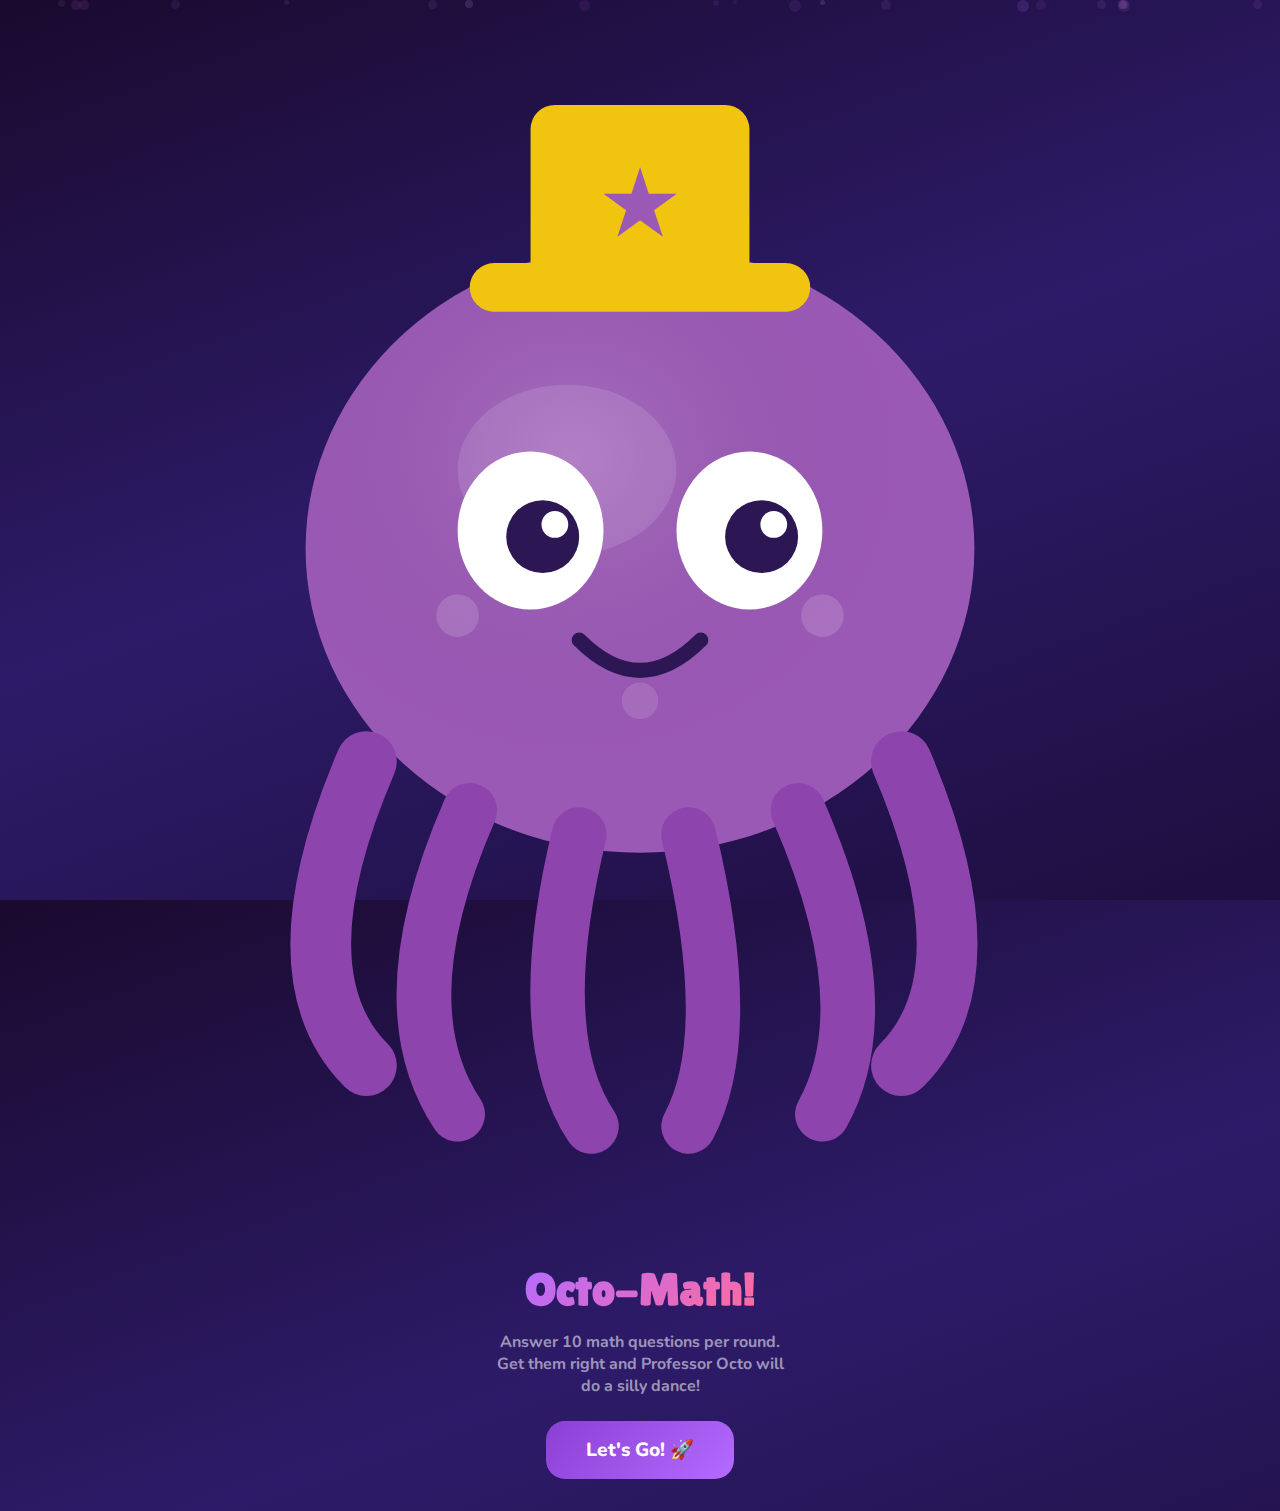
<file: math-game.html>
<!DOCTYPE html>
<html lang="en">
<head>
<meta charset="UTF-8">
<meta name="viewport" content="width=device-width, initial-scale=1.0, user-scalable=no">
<title>Octo-Math!</title>
<link rel="preconnect" href="https://fonts.googleapis.com">
<link href="https://fonts.googleapis.com/css2?family=Lilita+One&family=Nunito:wght@600;700;800;900&display=swap" rel="stylesheet">
<style>
  *, *::before, *::after { box-sizing: border-box; margin: 0; padding: 0; }

  :root {
    --bg-deep: #1a0a2e;
    --bg-mid: #2d1b69;
    --purple-light: #b56bff;
    --purple-mid: #8b3fd4;
    --purple-dark: #5c1f9e;
    --green-correct: #4cdb6a;
    --green-glow: rgba(76,219,106,0.3);
    --red-wrong: #ff5c6a;
    --red-glow: rgba(255,92,106,0.3);
    --yellow: #ffe156;
    --cyan: #56d4ff;
    --pink: #ff6b9d;
    --card-bg: rgba(255,255,255,0.06);
    --card-border: rgba(255,255,255,0.1);
  }

  html, body { height: 100%; }

  body {
    font-family: 'Nunito', sans-serif;
    background: linear-gradient(160deg, var(--bg-deep) 0%, var(--bg-mid) 50%, #1e0e3e 100%);
    color: #fff;
    min-height: 100dvh;
    overflow-x: hidden;
    display: flex;
    flex-direction: column;
    -webkit-tap-highlight-color: transparent;
  }

  /* Top bar */
  .top-bar {
    display: flex;
    align-items: center;
    justify-content: space-between;
    padding: 0.8rem 1rem;
    background: rgba(0,0,0,0.25);
    backdrop-filter: blur(10px);
    -webkit-backdrop-filter: blur(10px);
    position: sticky;
    top: 0;
    z-index: 50;
  }
  .back-btn {
    display: flex; align-items: center; gap: 0.3rem;
    background: rgba(255,255,255,0.08);
    border: 1px solid rgba(255,255,255,0.12);
    color: #ccc;
    font-family: 'Nunito', sans-serif;
    font-weight: 700;
    font-size: 0.85rem;
    padding: 0.45rem 0.9rem;
    border-radius: 2rem;
    cursor: pointer;
    text-decoration: none;
    transition: background 0.2s;
  }
  .back-btn:hover { background: rgba(255,255,255,0.14); color: #fff; }
  .top-title {
    font-family: 'Lilita One', cursive;
    font-size: 1.1rem;
    color: var(--purple-light);
  }
  .round-badge {
    background: rgba(181,107,255,0.18);
    border: 1px solid rgba(181,107,255,0.3);
    color: var(--purple-light);
    font-weight: 800;
    font-size: 0.78rem;
    padding: 0.35rem 0.7rem;
    border-radius: 2rem;
  }

  /* Main area */
  .main {
    flex: 1;
    display: flex;
    flex-direction: column;
    align-items: center;
    max-width: 500px;
    width: 100%;
    margin: 0 auto;
    padding: 1rem 1rem 2rem;
  }

  /* Progress bar */
  .progress-wrap {
    width: 100%;
    margin-bottom: 1rem;
  }
  .progress-label {
    display: flex;
    justify-content: space-between;
    font-size: 0.75rem;
    font-weight: 700;
    color: rgba(255,255,255,0.5);
    margin-bottom: 0.35rem;
  }
  .progress-track {
    width: 100%;
    height: 10px;
    background: rgba(255,255,255,0.08);
    border-radius: 99px;
    overflow: hidden;
  }
  .progress-fill {
    height: 100%;
    background: linear-gradient(90deg, var(--purple-mid), var(--purple-light));
    border-radius: 99px;
    transition: width 0.5s ease;
    width: 0%;
  }

  /* Octopus character */
  .octopus-area {
    position: relative;
    width: 180px;
    height: 180px;
    margin: 0.5rem 0 0.8rem;
    flex-shrink: 0;
  }

  .octopus-svg {
    width: 100%;
    height: 100%;
    transition: transform 0.3s;
  }

  .octopus-area.celebrate .octopus-svg {
    animation: octoWiggle 0.5s ease-in-out;
  }
  .octopus-area.sad .octopus-svg {
    animation: octoSad 0.6s ease-in-out;
  }

  @keyframes octoWiggle {
    0% { transform: rotate(0deg) scale(1); }
    20% { transform: rotate(-8deg) scale(1.1); }
    40% { transform: rotate(8deg) scale(1.1); }
    60% { transform: rotate(-5deg) scale(1.05); }
    80% { transform: rotate(5deg) scale(1.05); }
    100% { transform: rotate(0deg) scale(1); }
  }
  @keyframes octoSad {
    0% { transform: translateY(0); }
    30% { transform: translateY(6px); }
    100% { transform: translateY(0); }
  }

  /* Speech bubble */
  .speech-bubble {
    position: absolute;
    top: -8px;
    right: -60px;
    background: #fff;
    color: #333;
    font-weight: 800;
    font-size: 0.78rem;
    padding: 0.4rem 0.7rem;
    border-radius: 1rem;
    box-shadow: 0 3px 12px rgba(0,0,0,0.2);
    opacity: 0;
    transform: scale(0.8);
    transition: all 0.3s;
    pointer-events: none;
    white-space: nowrap;
    z-index: 5;
  }
  .speech-bubble.visible {
    opacity: 1;
    transform: scale(1);
  }
  .speech-bubble::after {
    content: '';
    position: absolute;
    bottom: -6px;
    left: 18px;
    width: 12px; height: 12px;
    background: #fff;
    transform: rotate(45deg);
    border-radius: 2px;
  }

  /* Question card */
  .question-card {
    width: 100%;
    background: var(--card-bg);
    border: 1px solid var(--card-border);
    backdrop-filter: blur(10px);
    -webkit-backdrop-filter: blur(10px);
    border-radius: 1.4rem;
    padding: 1.5rem;
    text-align: center;
    margin-bottom: 1rem;
    min-height: 90px;
    display: flex;
    flex-direction: column;
    align-items: center;
    justify-content: center;
    transition: border-color 0.3s, box-shadow 0.3s;
  }
  .question-card.correct {
    border-color: var(--green-correct);
    box-shadow: 0 0 25px var(--green-glow);
  }
  .question-card.wrong {
    border-color: var(--red-wrong);
    box-shadow: 0 0 25px var(--red-glow);
  }

  .level-tag {
    font-size: 0.7rem;
    font-weight: 800;
    text-transform: uppercase;
    letter-spacing: 1px;
    color: var(--purple-light);
    margin-bottom: 0.5rem;
  }

  .question-text {
    font-family: 'Lilita One', cursive;
    font-size: clamp(2rem, 8vw, 3rem);
    letter-spacing: 2px;
    color: #fff;
  }

  .feedback-text {
    margin-top: 0.6rem;
    font-weight: 800;
    font-size: 1rem;
    min-height: 1.4rem;
  }
  .feedback-text.correct-fb { color: var(--green-correct); }
  .feedback-text.wrong-fb { color: var(--red-wrong); }

  /* Answer input area */
  .answer-area {
    width: 100%;
    display: flex;
    flex-direction: column;
    align-items: center;
    gap: 0.8rem;
  }

  .answer-display {
    font-family: 'Lilita One', cursive;
    font-size: 2.6rem;
    color: var(--yellow);
    min-height: 3.2rem;
    display: flex;
    align-items: center;
    justify-content: center;
    letter-spacing: 3px;
  }
  .answer-display .cursor {
    display: inline-block;
    width: 2px;
    height: 2.2rem;
    background: var(--yellow);
    margin-left: 2px;
    animation: blink 1s step-end infinite;
  }
  @keyframes blink { 50% { opacity: 0; } }

  /* Numpad */
  .numpad {
    display: grid;
    grid-template-columns: repeat(3, 1fr);
    gap: 0.55rem;
    width: 100%;
    max-width: 320px;
  }

  .num-btn {
    font-family: 'Nunito', sans-serif;
    font-weight: 900;
    font-size: 1.5rem;
    color: #fff;
    background: rgba(255,255,255,0.08);
    border: 1.5px solid rgba(255,255,255,0.12);
    border-radius: 1rem;
    padding: 0.9rem;
    cursor: pointer;
    transition: transform 0.1s, background 0.15s;
    user-select: none;
    -webkit-user-select: none;
  }
  .num-btn:active {
    transform: scale(0.93);
    background: rgba(255,255,255,0.16);
  }
  .num-btn.zero { grid-column: 1 / 2; }
  .num-btn.backspace {
    background: rgba(255,92,106,0.12);
    border-color: rgba(255,92,106,0.25);
    font-size: 1.3rem;
  }
  .num-btn.submit-btn {
    background: linear-gradient(135deg, var(--purple-mid), var(--purple-light));
    border-color: transparent;
    font-size: 1.1rem;
    letter-spacing: 1px;
  }
  .num-btn.submit-btn:active {
    transform: scale(0.93);
    filter: brightness(1.15);
  }
  .num-btn.next-btn {
    grid-column: 1 / -1;
    background: linear-gradient(135deg, #2d8f44, var(--green-correct));
    border-color: transparent;
    font-size: 1.1rem;
    padding: 1rem;
    letter-spacing: 1px;
  }
  .num-btn.next-btn:active { filter: brightness(1.15); }

  /* Score display */
  .score-bar {
    display: flex;
    justify-content: center;
    gap: 0.3rem;
    margin-bottom: 0.8rem;
    flex-wrap: wrap;
  }
  .score-dot {
    width: 22px; height: 22px;
    border-radius: 50%;
    background: rgba(255,255,255,0.1);
    border: 2px solid rgba(255,255,255,0.15);
    transition: all 0.3s;
    display: flex;
    align-items: center;
    justify-content: center;
    font-size: 0.6rem;
  }
  .score-dot.correct-dot {
    background: var(--green-correct);
    border-color: var(--green-correct);
    box-shadow: 0 0 8px var(--green-glow);
  }
  .score-dot.wrong-dot {
    background: var(--red-wrong);
    border-color: var(--red-wrong);
    box-shadow: 0 0 8px var(--red-glow);
  }
  .score-dot.current-dot {
    border-color: var(--yellow);
    box-shadow: 0 0 8px rgba(255,225,86,0.4);
  }

  /* Round summary overlay */
  .overlay {
    position: fixed;
    inset: 0;
    background: rgba(10,5,20,0.92);
    backdrop-filter: blur(12px);
    -webkit-backdrop-filter: blur(12px);
    z-index: 100;
    display: flex;
    align-items: center;
    justify-content: center;
    padding: 1.5rem;
    opacity: 0;
    pointer-events: none;
    transition: opacity 0.35s;
  }
  .overlay.visible { opacity: 1; pointer-events: auto; }

  .summary-card {
    background: rgba(255,255,255,0.06);
    border: 1px solid rgba(255,255,255,0.12);
    border-radius: 1.6rem;
    padding: 2rem 1.5rem;
    text-align: center;
    max-width: 380px;
    width: 100%;
    transform: scale(0.9);
    transition: transform 0.35s;
  }
  .overlay.visible .summary-card { transform: scale(1); }

  .summary-emoji { font-size: 3rem; margin-bottom: 0.5rem; }
  .summary-title {
    font-family: 'Lilita One', cursive;
    font-size: 1.8rem;
    margin-bottom: 0.3rem;
  }
  .summary-score {
    font-size: 3rem;
    font-weight: 900;
    margin: 0.5rem 0;
  }
  .summary-score .of { font-size: 1.2rem; color: var(--purple-light); }
  .summary-msg { color: rgba(255,255,255,0.6); font-weight: 700; font-size: 0.9rem; margin-bottom: 1.2rem; }

  .summary-btns {
    display: flex;
    flex-direction: column;
    gap: 0.6rem;
  }
  .summary-btn {
    font-family: 'Nunito', sans-serif;
    font-weight: 800;
    font-size: 1rem;
    padding: 0.9rem;
    border: none;
    border-radius: 1rem;
    cursor: pointer;
    transition: transform 0.15s, filter 0.15s;
  }
  .summary-btn:active { transform: scale(0.96); }
  .btn-primary {
    background: linear-gradient(135deg, var(--purple-mid), var(--purple-light));
    color: #fff;
  }
  .btn-secondary {
    background: rgba(255,255,255,0.08);
    border: 1px solid rgba(255,255,255,0.12);
    color: #ccc;
  }

  /* Confetti canvas */
  #confetti {
    position: fixed;
    inset: 0;
    pointer-events: none;
    z-index: 200;
  }

  /* Start screen */
  .start-screen {
    flex: 1;
    display: flex;
    flex-direction: column;
    align-items: center;
    justify-content: center;
    text-align: center;
    padding: 2rem;
    gap: 1rem;
  }
  .start-screen h2 {
    font-family: 'Lilita One', cursive;
    font-size: clamp(2rem, 7vw, 2.8rem);
    background: linear-gradient(135deg, var(--purple-light), var(--pink));
    -webkit-background-clip: text;
    -webkit-text-fill-color: transparent;
    background-clip: text;
  }
  .start-screen p { color: rgba(255,255,255,0.55); font-weight: 700; max-width: 300px; }
  .start-btn {
    font-family: 'Nunito', sans-serif;
    font-weight: 800;
    font-size: 1.2rem;
    padding: 1rem 2.5rem;
    background: linear-gradient(135deg, var(--purple-mid), var(--purple-light));
    color: #fff;
    border: none;
    border-radius: 1.2rem;
    cursor: pointer;
    margin-top: 0.5rem;
    transition: transform 0.15s;
  }
  .start-btn:active { transform: scale(0.95); }

  /* Particles */
  .particles {
    position: fixed;
    inset: 0;
    pointer-events: none;
    z-index: 0;
    overflow: hidden;
  }
  .particle {
    position: absolute;
    border-radius: 50%;
    opacity: 0.15;
    animation: floatUp linear infinite;
  }
  @keyframes floatUp {
    0% { transform: translateY(100vh) scale(0); opacity: 0; }
    10% { opacity: 0.15; }
    90% { opacity: 0.15; }
    100% { transform: translateY(-10vh) scale(1); opacity: 0; }
  }
</style>
</head>
<body>

<div class="particles" id="particles"></div>
<canvas id="confetti"></canvas>

<!-- Top bar -->
<div class="top-bar" id="topBar" style="display:none;">
  <a href="index.html" class="back-btn">‹ Menu</a>
  <span class="top-title">🐙 Octo-Math</span>
  <span class="round-badge" id="roundBadge">Round 1</span>
</div>

<!-- Start screen -->
<div class="start-screen" id="startScreen">
  <svg class="octopus-svg" width="160" height="160" viewBox="0 0 200 200">
    <!-- body -->
    <ellipse cx="100" cy="85" rx="55" ry="50" fill="#9b59b6"/>
    <ellipse cx="100" cy="85" rx="55" ry="50" fill="url(#bodyGrad)"/>
    <!-- face highlight -->
    <ellipse cx="88" cy="72" rx="18" ry="14" fill="rgba(255,255,255,0.12)"/>
    <!-- eyes -->
    <ellipse cx="82" cy="82" rx="12" ry="13" fill="#fff"/>
    <ellipse cx="118" cy="82" rx="12" ry="13" fill="#fff"/>
    <circle cx="84" cy="83" r="6" fill="#2c1654"/>
    <circle cx="120" cy="83" r="6" fill="#2c1654"/>
    <circle cx="86" cy="81" r="2.2" fill="#fff"/>
    <circle cx="122" cy="81" r="2.2" fill="#fff"/>
    <!-- mouth -->
    <path d="M90 100 Q100 110 110 100" stroke="#2c1654" stroke-width="2.5" fill="none" stroke-linecap="round"/>
    <!-- tentacles -->
    <path d="M55 120 Q40 155 55 170" stroke="#8e44ad" stroke-width="10" fill="none" stroke-linecap="round"/>
    <path d="M72 128 Q58 160 70 178" stroke="#8e44ad" stroke-width="9" fill="none" stroke-linecap="round"/>
    <path d="M90 132 Q82 165 92 180" stroke="#8e44ad" stroke-width="9" fill="none" stroke-linecap="round"/>
    <path d="M108 132 Q116 165 108 180" stroke="#8e44ad" stroke-width="9" fill="none" stroke-linecap="round"/>
    <path d="M126 128 Q140 160 130 178" stroke="#8e44ad" stroke-width="9" fill="none" stroke-linecap="round"/>
    <path d="M143 120 Q158 155 143 170" stroke="#8e44ad" stroke-width="10" fill="none" stroke-linecap="round"/>
    <!-- spots -->
    <circle cx="70" cy="96" r="3.5" fill="rgba(255,255,255,0.15)"/>
    <circle cx="130" cy="96" r="3.5" fill="rgba(255,255,255,0.15)"/>
    <circle cx="100" cy="110" r="3" fill="rgba(255,255,255,0.12)"/>
    <!-- hat -->
    <rect x="72" y="38" width="56" height="8" rx="4" fill="#f1c40f"/>
    <rect x="82" y="12" width="36" height="30" rx="4" fill="#f1c40f"/>
    <text x="100" y="33" text-anchor="middle" font-size="14" font-weight="bold" fill="#9b59b6">★</text>
    <defs>
      <radialGradient id="bodyGrad" cx="40%" cy="35%">
        <stop offset="0%" stop-color="rgba(255,255,255,0.13)"/>
        <stop offset="100%" stop-color="rgba(0,0,0,0)"/>
      </radialGradient>
    </defs>
  </svg>
  <h2>Octo-Math!</h2>
  <p>Answer 10 math questions per round. Get them right and Professor Octo will do a silly dance!</p>
  <button class="start-btn" id="startBtn">Let's Go! 🚀</button>
</div>

<!-- Game area -->
<div class="main" id="gameArea" style="display:none;">
  <!-- Score dots -->
  <div class="score-bar" id="scoreDots"></div>

  <!-- Progress -->
  <div class="progress-wrap">
    <div class="progress-label">
      <span id="progressText">Question 1 of 10</span>
      <span id="scoreText">Score: 0</span>
    </div>
    <div class="progress-track">
      <div class="progress-fill" id="progressFill"></div>
    </div>
  </div>

  <!-- Octopus -->
  <div class="octopus-area" id="octoArea">
    <div class="speech-bubble" id="speechBubble"></div>
    <svg class="octopus-svg" viewBox="0 0 200 200" id="octoSvg">
      <!-- body -->
      <ellipse cx="100" cy="85" rx="55" ry="50" fill="#9b59b6"/>
      <ellipse cx="100" cy="85" rx="55" ry="50" fill="url(#bodyGrad2)"/>
      <ellipse cx="88" cy="72" rx="18" ry="14" fill="rgba(255,255,255,0.12)"/>
      <!-- eyes (will be swapped by JS) -->
      <g id="octoEyes">
        <ellipse cx="82" cy="82" rx="12" ry="13" fill="#fff"/>
        <ellipse cx="118" cy="82" rx="12" ry="13" fill="#fff"/>
        <circle cx="84" cy="83" r="6" fill="#2c1654" class="pupil-l"/>
        <circle cx="120" cy="83" r="6" fill="#2c1654" class="pupil-r"/>
        <circle cx="86" cy="81" r="2.2" fill="#fff"/>
        <circle cx="122" cy="81" r="2.2" fill="#fff"/>
      </g>
      <!-- mouth (will be swapped by JS) -->
      <g id="octoMouth">
        <path d="M90 100 Q100 110 110 100" stroke="#2c1654" stroke-width="2.5" fill="none" stroke-linecap="round"/>
      </g>
      <!-- tentacles -->
      <g id="octoTentacles">
        <path d="M55 120 Q40 155 55 170" stroke="#8e44ad" stroke-width="10" fill="none" stroke-linecap="round"/>
        <path d="M72 128 Q58 160 70 178" stroke="#8e44ad" stroke-width="9" fill="none" stroke-linecap="round"/>
        <path d="M90 132 Q82 165 92 180" stroke="#8e44ad" stroke-width="9" fill="none" stroke-linecap="round"/>
        <path d="M108 132 Q116 165 108 180" stroke="#8e44ad" stroke-width="9" fill="none" stroke-linecap="round"/>
        <path d="M126 128 Q140 160 130 178" stroke="#8e44ad" stroke-width="9" fill="none" stroke-linecap="round"/>
        <path d="M143 120 Q158 155 143 170" stroke="#8e44ad" stroke-width="10" fill="none" stroke-linecap="round"/>
      </g>
      <!-- spots -->
      <circle cx="70" cy="96" r="3.5" fill="rgba(255,255,255,0.15)"/>
      <circle cx="130" cy="96" r="3.5" fill="rgba(255,255,255,0.15)"/>
      <circle cx="100" cy="110" r="3" fill="rgba(255,255,255,0.12)"/>
      <!-- hat -->
      <rect x="72" y="38" width="56" height="8" rx="4" fill="#f1c40f"/>
      <rect x="82" y="12" width="36" height="30" rx="4" fill="#f1c40f"/>
      <text x="100" y="33" text-anchor="middle" font-size="14" font-weight="bold" fill="#9b59b6">★</text>
      <defs>
        <radialGradient id="bodyGrad2" cx="40%" cy="35%">
          <stop offset="0%" stop-color="rgba(255,255,255,0.13)"/>
          <stop offset="100%" stop-color="rgba(0,0,0,0)"/>
        </radialGradient>
      </defs>
    </svg>
  </div>

  <!-- Question -->
  <div class="question-card" id="questionCard">
    <div class="level-tag" id="levelTag">Kindergarten</div>
    <div class="question-text" id="questionText">3 + 2 = ?</div>
    <div class="feedback-text" id="feedbackText"></div>
  </div>

  <!-- Answer + numpad -->
  <div class="answer-area" id="answerArea">
    <div class="answer-display" id="answerDisplay"><span class="cursor"></span></div>
    <div class="numpad" id="numpad">
      <button class="num-btn" data-val="1">1</button>
      <button class="num-btn" data-val="2">2</button>
      <button class="num-btn" data-val="3">3</button>
      <button class="num-btn" data-val="4">4</button>
      <button class="num-btn" data-val="5">5</button>
      <button class="num-btn" data-val="6">6</button>
      <button class="num-btn" data-val="7">7</button>
      <button class="num-btn" data-val="8">8</button>
      <button class="num-btn" data-val="9">9</button>
      <button class="num-btn zero" data-val="0">0</button>
      <button class="num-btn backspace" data-val="back">⌫</button>
      <button class="num-btn submit-btn" data-val="submit">GO!</button>
    </div>
  </div>
</div>

<!-- Round summary overlay -->
<div class="overlay" id="overlay">
  <div class="summary-card">
    <div class="summary-emoji" id="summaryEmoji">🎉</div>
    <div class="summary-title" id="summaryTitle">Great Job!</div>
    <div class="summary-score" id="summaryScore">8 <span class="of">/ 10</span></div>
    <div class="summary-msg" id="summaryMsg">You're getting smarter every round!</div>
    <div class="summary-btns">
      <button class="summary-btn btn-primary" id="nextRoundBtn">Next Round →</button>
      <a href="index.html" class="summary-btn btn-secondary" style="text-decoration:none;text-align:center;">Back to Menu</a>
    </div>
  </div>
</div>

<script>
// ==================== GAME ENGINE ====================

const QUESTIONS_PER_ROUND = 10;

// Difficulty levels with question generators
const LEVELS = [
  {
    name: 'Kindergarten',
    generate() {
      // Addition 0-5
      const a = rand(0, 5), b = rand(0, 5);
      return { text: `${a} + ${b}`, answer: a + b };
    }
  },
  {
    name: 'Grade 1 - Easy',
    generate() {
      // Addition 0-10
      const a = rand(1, 10), b = rand(1, 10);
      return { text: `${a} + ${b}`, answer: a + b };
    }
  },
  {
    name: 'Grade 1',
    generate() {
      // Addition & subtraction 0-10
      if (Math.random() < 0.5) {
        const a = rand(1, 10), b = rand(1, 10);
        return { text: `${a} + ${b}`, answer: a + b };
      } else {
        const b = rand(1, 8), a = rand(b, 10);
        return { text: `${a} − ${b}`, answer: a - b };
      }
    }
  },
  {
    name: 'Grade 1 - Hard',
    generate() {
      // Larger addition & subtraction
      if (Math.random() < 0.5) {
        const a = rand(5, 15), b = rand(1, 10);
        return { text: `${a} + ${b}`, answer: a + b };
      } else {
        const b = rand(1, 10), a = rand(b + 2, 18);
        return { text: `${a} − ${b}`, answer: a - b };
      }
    }
  },
  {
    name: 'Grade 2 - Easy',
    generate() {
      // Double-digit addition/subtraction, easy multiplication
      const r = Math.random();
      if (r < 0.35) {
        const a = rand(10, 30), b = rand(1, 15);
        return { text: `${a} + ${b}`, answer: a + b };
      } else if (r < 0.7) {
        const b = rand(1, 12), a = rand(b + 5, 30);
        return { text: `${a} − ${b}`, answer: a - b };
      } else {
        const a = rand(1, 5), b = rand(1, 5);
        return { text: `${a} × ${b}`, answer: a * b };
      }
    }
  },
  {
    name: 'Grade 2',
    generate() {
      const r = Math.random();
      if (r < 0.3) {
        const a = rand(10, 50), b = rand(5, 30);
        return { text: `${a} + ${b}`, answer: a + b };
      } else if (r < 0.6) {
        const b = rand(5, 20), a = rand(b + 5, 50);
        return { text: `${a} − ${b}`, answer: a - b };
      } else {
        const a = rand(2, 6), b = rand(2, 6);
        return { text: `${a} × ${b}`, answer: a * b };
      }
    }
  },
  {
    name: 'Grade 2 - Hard',
    generate() {
      const r = Math.random();
      if (r < 0.25) {
        const a = rand(20, 80), b = rand(10, 50);
        return { text: `${a} + ${b}`, answer: a + b };
      } else if (r < 0.5) {
        const b = rand(10, 30), a = rand(b + 10, 80);
        return { text: `${a} − ${b}`, answer: a - b };
      } else if (r < 0.8) {
        const a = rand(2, 9), b = rand(2, 9);
        return { text: `${a} × ${b}`, answer: a * b };
      } else {
        const b = rand(2, 5), ans = rand(1, 6);
        return { text: `${b * ans} ÷ ${b}`, answer: ans };
      }
    }
  },
  {
    name: 'Grade 3',
    generate() {
      const r = Math.random();
      if (r < 0.2) {
        const a = rand(50, 200), b = rand(20, 150);
        return { text: `${a} + ${b}`, answer: a + b };
      } else if (r < 0.4) {
        const b = rand(20, 100), a = rand(b + 20, 250);
        return { text: `${a} − ${b}`, answer: a - b };
      } else if (r < 0.7) {
        const a = rand(3, 12), b = rand(3, 12);
        return { text: `${a} × ${b}`, answer: a * b };
      } else {
        const b = rand(2, 9), ans = rand(2, 10);
        return { text: `${b * ans} ÷ ${b}`, answer: ans };
      }
    }
  }
];

// State
let state = {
  round: 1,
  level: 0,          // index into LEVELS
  questionNum: 0,     // 0-based within round
  score: 0,           // correct in current round
  totalCorrect: 0,
  totalQuestions: 0,
  currentQuestion: null,
  answered: false,
  answerInput: '',
  results: [],        // per-round: true/false array
  streak: 0           // consecutive correct
};

// DOM refs
const $ = id => document.getElementById(id);
const startScreen = $('startScreen');
const gameArea = $('gameArea');
const topBar = $('topBar');
const roundBadge = $('roundBadge');
const scoreDots = $('scoreDots');
const progressFill = $('progressFill');
const progressText = $('progressText');
const scoreText = $('scoreText');
const questionCard = $('questionCard');
const levelTag = $('levelTag');
const questionText = $('questionText');
const feedbackText = $('feedbackText');
const answerDisplay = $('answerDisplay');
const answerArea = $('answerArea');
const numpad = $('numpad');
const overlay = $('overlay');
const octoArea = $('octoArea');
const speechBubble = $('speechBubble');
const octoEyes = $('octoEyes');
const octoMouth = $('octoMouth');

// Helpers
function rand(min, max) { return Math.floor(Math.random() * (max - min + 1)) + min; }

function setOctoFace(mode) {
  // mode: 'normal', 'silly', 'sad', 'thinking'
  if (mode === 'silly') {
    octoEyes.innerHTML = `
      <ellipse cx="82" cy="82" rx="12" ry="13" fill="#fff"/>
      <ellipse cx="118" cy="82" rx="12" ry="13" fill="#fff"/>
      <circle cx="78" cy="80" r="7" fill="#2c1654"/>
      <circle cx="122" cy="86" r="7" fill="#2c1654"/>
      <circle cx="80" cy="78" r="2.5" fill="#fff"/>
      <circle cx="124" cy="84" r="2.5" fill="#fff"/>
      <ellipse cx="68" cy="72" rx="10" ry="3" fill="#e74c9c" opacity="0.4" transform="rotate(-10 68 72)"/>
      <ellipse cx="132" cy="72" rx="10" ry="3" fill="#e74c9c" opacity="0.4" transform="rotate(10 132 72)"/>
    `;
    octoMouth.innerHTML = `
      <ellipse cx="100" cy="104" rx="10" ry="7" fill="#2c1654"/>
      <ellipse cx="100" cy="101" rx="7" ry="3" fill="#e74c9c"/>
      <path d="M95 98 Q93 94 96 95" stroke="#2c1654" stroke-width="1" fill="none"/>
    `;
  } else if (mode === 'sad') {
    octoEyes.innerHTML = `
      <ellipse cx="82" cy="82" rx="12" ry="13" fill="#fff"/>
      <ellipse cx="118" cy="82" rx="12" ry="13" fill="#fff"/>
      <circle cx="84" cy="86" r="6" fill="#2c1654"/>
      <circle cx="120" cy="86" r="6" fill="#2c1654"/>
      <circle cx="86" cy="84" r="2" fill="#fff"/>
      <circle cx="122" cy="84" r="2" fill="#fff"/>
      <path d="M72 72 Q78 76 88 73" stroke="#2c1654" stroke-width="2" fill="none" stroke-linecap="round"/>
      <path d="M112 73 Q122 76 128 72" stroke="#2c1654" stroke-width="2" fill="none" stroke-linecap="round"/>
      <circle cx="75" cy="92" r="3" fill="#56d4ff" opacity="0.6"/>
    `;
    octoMouth.innerHTML = `
      <path d="M90 106 Q100 98 110 106" stroke="#2c1654" stroke-width="2.5" fill="none" stroke-linecap="round"/>
    `;
  } else if (mode === 'thinking') {
    octoEyes.innerHTML = `
      <ellipse cx="82" cy="82" rx="12" ry="13" fill="#fff"/>
      <ellipse cx="118" cy="82" rx="12" ry="13" fill="#fff"/>
      <circle cx="86" cy="80" r="6" fill="#2c1654"/>
      <circle cx="122" cy="80" r="6" fill="#2c1654"/>
      <circle cx="88" cy="78" r="2.2" fill="#fff"/>
      <circle cx="124" cy="78" r="2.2" fill="#fff"/>
    `;
    octoMouth.innerHTML = `
      <path d="M90 100 Q100 110 110 100" stroke="#2c1654" stroke-width="2.5" fill="none" stroke-linecap="round"/>
    `;
  } else { // normal
    octoEyes.innerHTML = `
      <ellipse cx="82" cy="82" rx="12" ry="13" fill="#fff"/>
      <ellipse cx="118" cy="82" rx="12" ry="13" fill="#fff"/>
      <circle cx="84" cy="83" r="6" fill="#2c1654"/>
      <circle cx="120" cy="83" r="6" fill="#2c1654"/>
      <circle cx="86" cy="81" r="2.2" fill="#fff"/>
      <circle cx="122" cy="81" r="2.2" fill="#fff"/>
    `;
    octoMouth.innerHTML = `
      <path d="M90 100 Q100 110 110 100" stroke="#2c1654" stroke-width="2.5" fill="none" stroke-linecap="round"/>
    `;
  }
}

function showSpeech(text, duration = 2000) {
  speechBubble.textContent = text;
  speechBubble.classList.add('visible');
  setTimeout(() => speechBubble.classList.remove('visible'), duration);
}

const sillyPhrases = [
  '🎉 Yay!', '🤩 Woohoo!', '⭐ Super!', '🥳 Amazing!', '🦑 Ink-credible!',
  '🐙 Tenta-cool!', '💜 Nailed it!', '🏆 You rock!', '✨ Brilliant!', '🌟 Wow!'
];
const sadPhrases = [
  'Oh, womp womp 😔', 'Womp womp! 🐙', 'Oh no, womp womp!', 'Womp womp 😢'
];

function renderScoreDots() {
  let html = '';
  for (let i = 0; i < QUESTIONS_PER_ROUND; i++) {
    let cls = '';
    if (i < state.results.length) {
      cls = state.results[i] ? 'correct-dot' : 'wrong-dot';
    } else if (i === state.questionNum) {
      cls = 'current-dot';
    }
    html += `<div class="score-dot ${cls}"></div>`;
  }
  scoreDots.innerHTML = html;
}

function updateUI() {
  roundBadge.textContent = `Round ${state.round}`;
  progressText.textContent = `Question ${state.questionNum + 1} of ${QUESTIONS_PER_ROUND}`;
  scoreText.textContent = `Score: ${state.score}`;
  progressFill.style.width = ((state.questionNum) / QUESTIONS_PER_ROUND * 100) + '%';
  renderScoreDots();
}

function generateQuestion() {
  const lvl = LEVELS[Math.min(state.level, LEVELS.length - 1)];
  state.currentQuestion = lvl.generate();
  levelTag.textContent = lvl.name;
  questionText.textContent = state.currentQuestion.text + ' = ?';
  feedbackText.textContent = '';
  feedbackText.className = 'feedback-text';
  questionCard.className = 'question-card';
  state.answerInput = '';
  state.answered = false;
  answerDisplay.innerHTML = '<span class="cursor"></span>';
  showNumpad();
  setOctoFace('thinking');
  updateUI();
}

function showNumpad() {
  // Replace the next button with normal numpad
  const existingNext = numpad.querySelector('.next-btn');
  if (existingNext) existingNext.remove();
  numpad.querySelectorAll('.num-btn').forEach(b => b.style.display = '');
}

function handleInput(val) {
  if (state.answered) return;

  if (val === 'back') {
    state.answerInput = state.answerInput.slice(0, -1);
  } else if (val === 'submit') {
    if (state.answerInput === '') return;
    checkAnswer();
    return;
  } else {
    if (state.answerInput.length >= 4) return;
    // Handle leading minus? Not needed for current levels, all answers >= 0
    state.answerInput += val;
  }

  if (state.answerInput) {
    answerDisplay.innerHTML = state.answerInput + '<span class="cursor"></span>';
  } else {
    answerDisplay.innerHTML = '<span class="cursor"></span>';
  }
}

function checkAnswer() {
  const userAns = parseInt(state.answerInput, 10);
  const correct = state.currentQuestion.answer;
  state.answered = true;
  answerDisplay.innerHTML = state.answerInput;

  if (userAns === correct) {
    // Correct!
    state.score++;
    state.streak++;
    state.totalCorrect++;
    state.results.push(true);
    questionCard.classList.add('correct');
    feedbackText.textContent = `✅ Correct! ${state.currentQuestion.text} = ${correct}`;
    feedbackText.className = 'feedback-text correct-fb';
    setOctoFace('silly');
    octoArea.classList.add('celebrate');
    showSpeech(sillyPhrases[rand(0, sillyPhrases.length - 1)]);
    setTimeout(() => octoArea.classList.remove('celebrate'), 600);
  } else {
    // Wrong
    state.streak = 0;
    state.results.push(false);
    questionCard.classList.add('wrong');
    feedbackText.textContent = `❌ The answer was ${correct}`;
    feedbackText.className = 'feedback-text wrong-fb';
    setOctoFace('sad');
    octoArea.classList.add('sad');
    showSpeech(sadPhrases[rand(0, sadPhrases.length - 1)], 2500);
    setTimeout(() => octoArea.classList.remove('sad'), 700);
  }

  state.totalQuestions++;
  renderScoreDots();
  scoreText.textContent = `Score: ${state.score}`;

  // Show next button
  numpad.querySelectorAll('.num-btn').forEach(b => b.style.display = 'none');
  const nextBtn = document.createElement('button');
  nextBtn.className = 'num-btn next-btn';
  nextBtn.dataset.val = 'next';
  nextBtn.textContent = state.questionNum + 1 >= QUESTIONS_PER_ROUND ? 'See Results! 🎉' : 'Next Question →';
  numpad.appendChild(nextBtn);
}

function nextQuestion() {
  state.questionNum++;
  if (state.questionNum >= QUESTIONS_PER_ROUND) {
    endRound();
  } else {
    generateQuestion();
  }
}

function endRound() {
  // Adjust difficulty
  const pct = state.score / QUESTIONS_PER_ROUND;
  if (pct >= 0.8 && state.level < LEVELS.length - 1) {
    state.level++;
  } else if (pct < 0.4 && state.level > 0) {
    state.level--;
  }

  // Show summary
  const emoji = pct >= 0.9 ? '🏆' : pct >= 0.7 ? '🎉' : pct >= 0.5 ? '👍' : '💪';
  const title = pct >= 0.9 ? 'AMAZING!' : pct >= 0.7 ? 'Great Job!' : pct >= 0.5 ? 'Nice Try!' : 'Keep Going!';
  const msgs = pct >= 0.9
    ? 'You are a math superstar! 🌟'
    : pct >= 0.7
    ? "You're doing awesome, keep it up!"
    : pct >= 0.5
    ? "Good effort! Practice makes perfect!"
    : "Don't give up, you'll get better!";

  $('summaryEmoji').textContent = emoji;
  $('summaryTitle').textContent = title;
  $('summaryScore').innerHTML = `${state.score} <span class="of">/ ${QUESTIONS_PER_ROUND}</span>`;
  $('summaryMsg').textContent = msgs;
  overlay.classList.add('visible');

  if (pct >= 0.8) fireConfetti();

  progressFill.style.width = '100%';
}

function startNewRound() {
  overlay.classList.remove('visible');
  state.round++;
  state.questionNum = 0;
  state.score = 0;
  state.results = [];
  setOctoFace('normal');
  generateQuestion();
}

// Confetti
function fireConfetti() {
  const canvas = $('confetti');
  const ctx = canvas.getContext('2d');
  canvas.width = window.innerWidth;
  canvas.height = window.innerHeight;
  const pieces = [];
  const colors = ['#ffe156','#ff6b9d','#56d4ff','#7cff6b','#b56bff','#ff9f43','#fff'];

  for (let i = 0; i < 120; i++) {
    pieces.push({
      x: canvas.width / 2 + (Math.random() - 0.5) * 100,
      y: canvas.height * 0.4,
      vx: (Math.random() - 0.5) * 14,
      vy: -Math.random() * 16 - 4,
      w: rand(5, 10),
      h: rand(3, 6),
      color: colors[rand(0, colors.length - 1)],
      rot: Math.random() * 360,
      rv: (Math.random() - 0.5) * 12,
      gravity: 0.35
    });
  }

  let frame = 0;
  function draw() {
    ctx.clearRect(0, 0, canvas.width, canvas.height);
    let alive = false;
    pieces.forEach(p => {
      p.x += p.vx;
      p.vy += p.gravity;
      p.y += p.vy;
      p.rot += p.rv;
      if (p.y < canvas.height + 50) alive = true;
      ctx.save();
      ctx.translate(p.x, p.y);
      ctx.rotate(p.rot * Math.PI / 180);
      ctx.fillStyle = p.color;
      ctx.fillRect(-p.w/2, -p.h/2, p.w, p.h);
      ctx.restore();
    });
    frame++;
    if (alive && frame < 180) requestAnimationFrame(draw);
    else ctx.clearRect(0, 0, canvas.width, canvas.height);
  }
  draw();
}

// Events
$('startBtn').addEventListener('click', () => {
  startScreen.style.display = 'none';
  gameArea.style.display = 'flex';
  topBar.style.display = 'flex';
  generateQuestion();
});

numpad.addEventListener('click', e => {
  const btn = e.target.closest('.num-btn');
  if (!btn) return;
  const val = btn.dataset.val;
  if (val === 'next') {
    nextQuestion();
  } else {
    handleInput(val);
  }
});

// Keyboard support (desktop)
document.addEventListener('keydown', e => {
  if (startScreen.style.display !== 'none') return;
  if (overlay.classList.contains('visible')) {
    if (e.key === 'Enter') { startNewRound(); e.preventDefault(); }
    return;
  }
  if (state.answered) {
    if (e.key === 'Enter' || e.key === ' ') { nextQuestion(); e.preventDefault(); }
    return;
  }
  if (e.key >= '0' && e.key <= '9') handleInput(e.key);
  else if (e.key === 'Backspace') handleInput('back');
  else if (e.key === 'Enter') handleInput('submit');
});

$('nextRoundBtn').addEventListener('click', startNewRound);

// Background particles
const pCont = $('particles');
for (let i = 0; i < 20; i++) {
  const p = document.createElement('div');
  p.className = 'particle';
  const size = rand(4, 12);
  p.style.width = size + 'px';
  p.style.height = size + 'px';
  p.style.left = Math.random() * 100 + '%';
  p.style.background = ['#9b59b6','#8e44ad','#b56bff','#d4a5ff'][rand(0,3)];
  p.style.animationDuration = (8 + Math.random() * 12) + 's';
  p.style.animationDelay = (Math.random() * 10) + 's';
  pCont.appendChild(p);
}
</script>
</body>
</html>
</file>
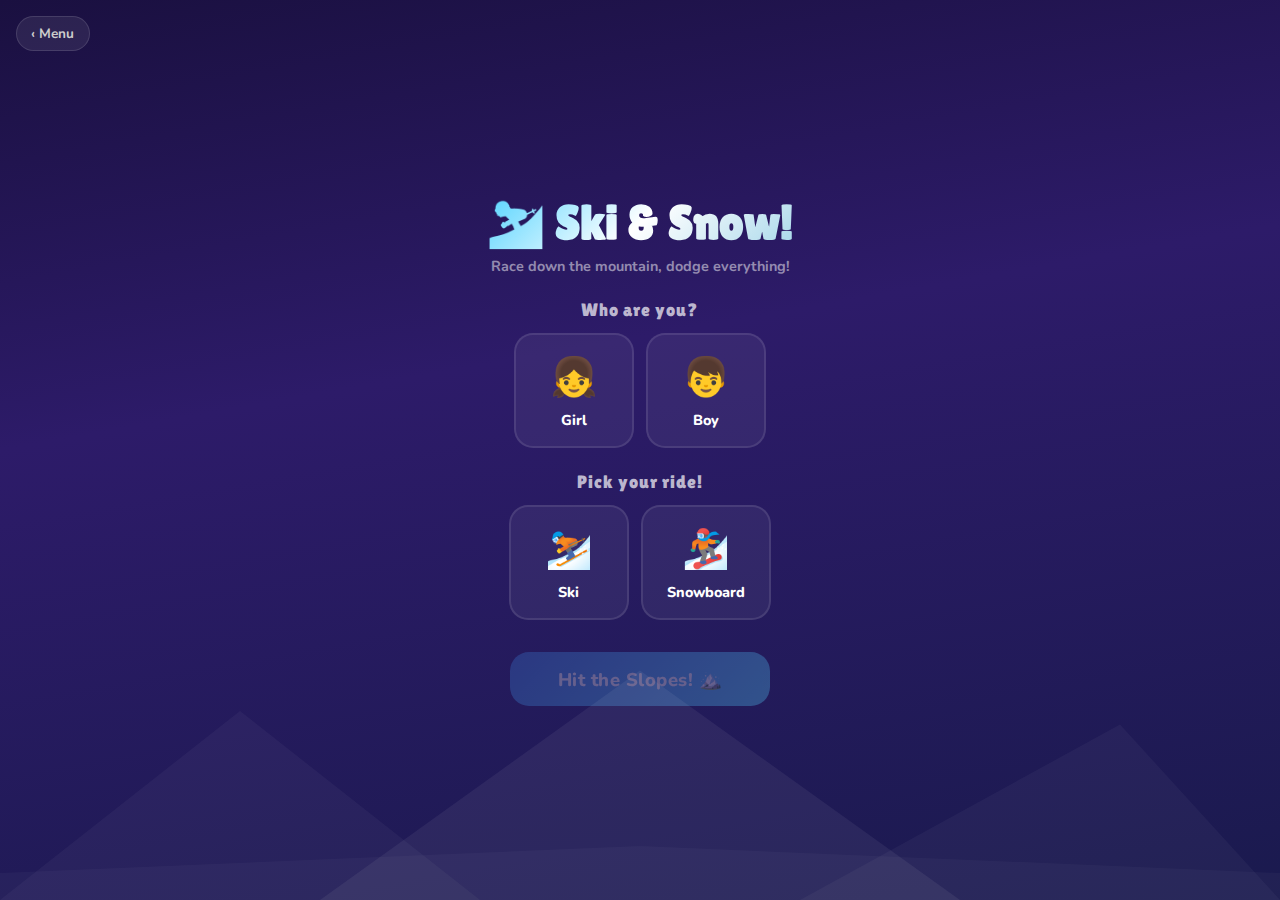
<file: ski-game.html>
<!DOCTYPE html>
<html lang="en">
<head>
<meta charset="UTF-8">
<meta name="viewport" content="width=device-width, initial-scale=1.0, user-scalable=no">
<title>Ski & Snow!</title>
<link rel="preconnect" href="https://fonts.googleapis.com">
<link href="https://fonts.googleapis.com/css2?family=Lilita+One&family=Nunito:wght@600;700;800;900&display=swap" rel="stylesheet">
<style>
  *, *::before, *::after { box-sizing: border-box; margin: 0; padding: 0; }

  :root {
    --sky-top: #4a90d9;
    --sky-bot: #a8d8ea;
    --snow-1: #f0f4f8;
    --snow-2: #dce8f0;
    --accent-blue: #3a7bd5;
    --accent-orange: #ff9f43;
    --accent-red: #ff6b6b;
    --accent-green: #2ed573;
    --card-bg: rgba(255,255,255,0.12);
    --card-border: rgba(255,255,255,0.2);
    --dark-bg: #1a1a3e;
  }

  html, body { height: 100%; overflow: hidden; }

  body {
    font-family: 'Nunito', sans-serif;
    background: var(--dark-bg);
    color: #fff;
    -webkit-tap-highlight-color: transparent;
    touch-action: none;
    overscroll-behavior: none;
  }

  /* =========== MENU SCREENS =========== */
  .screen {
    position: fixed;
    inset: 0;
    display: flex;
    flex-direction: column;
    align-items: center;
    justify-content: center;
    z-index: 50;
    transition: opacity 0.35s, transform 0.35s;
    padding: 1.5rem;
  }
  .screen.hidden {
    opacity: 0;
    pointer-events: none;
    transform: scale(0.95);
  }

  .menu-bg {
    background: linear-gradient(170deg, #1a1040 0%, #2d1b69 40%, #1a1a4e 100%);
  }
  .game-bg {
    background: transparent;
  }

  .screen h1 {
    font-family: 'Lilita One', cursive;
    font-size: clamp(2rem, 7vw, 3rem);
    margin-bottom: 0.3rem;
    text-align: center;
  }
  .screen h1 .gradient-text {
    background: linear-gradient(135deg, #56d4ff, #fff, #a8d8ea);
    -webkit-background-clip: text;
    -webkit-text-fill-color: transparent;
    background-clip: text;
  }

  .screen .subtitle {
    color: rgba(255,255,255,0.5);
    font-weight: 700;
    font-size: 0.9rem;
    margin-bottom: 1.5rem;
    text-align: center;
  }

  .choice-label {
    font-family: 'Lilita One', cursive;
    font-size: 1.1rem;
    margin-bottom: 0.8rem;
    color: rgba(255,255,255,0.7);
    letter-spacing: 1px;
  }

  .choice-row {
    display: flex;
    gap: 0.8rem;
    margin-bottom: 1.5rem;
    flex-wrap: wrap;
    justify-content: center;
  }

  .choice-btn {
    display: flex;
    flex-direction: column;
    align-items: center;
    gap: 0.4rem;
    padding: 1rem 1.5rem;
    background: rgba(255,255,255,0.06);
    border: 2px solid rgba(255,255,255,0.1);
    border-radius: 1.2rem;
    color: #fff;
    font-family: 'Nunito', sans-serif;
    font-weight: 800;
    font-size: 0.9rem;
    cursor: pointer;
    transition: all 0.2s;
    min-width: 120px;
    -webkit-tap-highlight-color: transparent;
  }
  .choice-btn:active { transform: scale(0.95); }
  .choice-btn.selected {
    border-color: var(--accent-blue);
    background: rgba(58,123,213,0.2);
    box-shadow: 0 0 20px rgba(58,123,213,0.3);
  }
  .choice-btn .icon { font-size: 2.4rem; }

  .go-btn {
    font-family: 'Nunito', sans-serif;
    font-weight: 800;
    font-size: 1.15rem;
    padding: 0.9rem 3rem;
    background: linear-gradient(135deg, var(--accent-blue), #56d4ff);
    color: #fff;
    border: none;
    border-radius: 1.2rem;
    cursor: pointer;
    margin-top: 0.5rem;
    transition: transform 0.15s, filter 0.15s, opacity 0.3s;
    letter-spacing: 0.5px;
  }
  .go-btn:active { transform: scale(0.95); filter: brightness(1.1); }
  .go-btn:disabled { opacity: 0.3; pointer-events: none; }

  .back-link {
    position: absolute;
    top: 1rem; left: 1rem;
    display: flex; align-items: center; gap: 0.3rem;
    background: rgba(255,255,255,0.08);
    border: 1px solid rgba(255,255,255,0.12);
    color: #ccc;
    font-family: 'Nunito', sans-serif;
    font-weight: 700;
    font-size: 0.85rem;
    padding: 0.45rem 0.9rem;
    border-radius: 2rem;
    cursor: pointer;
    text-decoration: none;
    transition: background 0.2s;
    z-index: 60;
  }
  .back-link:hover { background: rgba(255,255,255,0.14); color: #fff; }

  /* Mountain decoration on menu */
  .mountain-deco {
    position: absolute;
    bottom: 0; left: 0; right: 0;
    height: 30vh;
    pointer-events: none;
    overflow: hidden;
  }
  .mountain-deco svg { width: 100%; height: 100%; }

  /* =========== GAME CANVAS =========== */
  #gameCanvas {
    position: fixed;
    top: 0; left: 0;
    width: 100vw;
    height: 100vh;
    z-index: 1;
  }

  /* HUD */
  .hud {
    position: fixed;
    top: 0; left: 0; right: 0;
    z-index: 40;
    display: flex;
    justify-content: space-between;
    align-items: flex-start;
    padding: 0.8rem 1rem;
    pointer-events: none;
  }
  .hud.hidden { display: none; }

  .hud-item {
    background: rgba(0,0,0,0.35);
    backdrop-filter: blur(8px);
    -webkit-backdrop-filter: blur(8px);
    padding: 0.5rem 0.9rem;
    border-radius: 1rem;
    pointer-events: auto;
  }
  .hud-label {
    font-size: 0.6rem;
    text-transform: uppercase;
    letter-spacing: 1px;
    color: rgba(255,255,255,0.5);
    font-weight: 700;
  }
  .hud-value {
    font-family: 'Lilita One', cursive;
    font-size: 1.3rem;
    color: #fff;
  }

  .hud-menu-btn {
    background: rgba(0,0,0,0.35);
    backdrop-filter: blur(8px);
    -webkit-backdrop-filter: blur(8px);
    padding: 0.5rem 0.9rem;
    border-radius: 1rem;
    border: none;
    color: #ccc;
    font-family: 'Nunito', sans-serif;
    font-weight: 700;
    font-size: 0.8rem;
    cursor: pointer;
    pointer-events: auto;
  }

  /* Mobile controls */
  .mobile-controls {
    position: fixed;
    bottom: 0;
    left: 0; right: 0;
    z-index: 40;
    display: none;
    padding: 0.8rem 1rem 1.2rem;
    justify-content: space-between;
    align-items: flex-end;
    pointer-events: none;
  }
  .mobile-controls.visible { display: flex; }

  .ctrl-group {
    display: flex;
    gap: 0.5rem;
    pointer-events: auto;
  }
  .ctrl-group.vert {
    flex-direction: column;
    align-items: center;
  }
  .ctrl-group.horiz {
    flex-direction: row;
    align-items: center;
  }

  .ctrl-btn {
    width: 60px; height: 60px;
    background: rgba(255,255,255,0.12);
    border: 2px solid rgba(255,255,255,0.2);
    border-radius: 1rem;
    display: flex;
    align-items: center;
    justify-content: center;
    font-size: 1.5rem;
    color: #fff;
    cursor: pointer;
    user-select: none;
    -webkit-user-select: none;
    transition: background 0.1s;
  }
  .ctrl-btn:active, .ctrl-btn.pressed {
    background: rgba(255,255,255,0.28);
  }

  /* Crash overlay */
  .crash-overlay {
    position: fixed;
    inset: 0;
    z-index: 80;
    display: flex;
    flex-direction: column;
    align-items: center;
    justify-content: center;
    background: rgba(0,0,0,0.6);
    backdrop-filter: blur(4px);
    -webkit-backdrop-filter: blur(4px);
    opacity: 0;
    pointer-events: none;
    transition: opacity 0.3s;
    padding: 1.5rem;
  }
  .crash-overlay.visible {
    opacity: 1;
    pointer-events: auto;
  }
  .crash-card {
    background: rgba(255,255,255,0.08);
    border: 1px solid rgba(255,255,255,0.15);
    border-radius: 1.4rem;
    padding: 2rem 1.5rem;
    text-align: center;
    max-width: 340px;
    width: 100%;
  }
  .crash-emoji { font-size: 3rem; margin-bottom: 0.5rem; }
  .crash-title {
    font-family: 'Lilita One', cursive;
    font-size: 1.6rem;
    margin-bottom: 0.3rem;
  }
  .crash-score { color: rgba(255,255,255,0.5); font-weight: 700; margin-bottom: 0.3rem; }
  .crash-best { color: var(--accent-orange); font-weight: 800; font-size: 0.85rem; margin-bottom: 1rem; }
  .crash-btns { display: flex; flex-direction: column; gap: 0.5rem; }
  .crash-btn {
    font-family: 'Nunito', sans-serif;
    font-weight: 800;
    font-size: 1rem;
    padding: 0.8rem;
    border: none;
    border-radius: 1rem;
    cursor: pointer;
    transition: transform 0.15s;
    text-decoration: none;
    text-align: center;
    display: block;
  }
  .crash-btn:active { transform: scale(0.96); }
  .crash-primary {
    background: linear-gradient(135deg, var(--accent-blue), #56d4ff);
    color: #fff;
  }
  .crash-secondary {
    background: rgba(255,255,255,0.08);
    border: 1px solid rgba(255,255,255,0.12);
    color: #ccc;
  }

  /* Snowflake BG for menus */
  .snowflakes {
    position: fixed;
    inset: 0;
    pointer-events: none;
    z-index: 0;
    overflow: hidden;
  }
  .snowflake {
    position: absolute;
    color: #fff;
    opacity: 0;
    animation: snowfall linear infinite;
    font-size: 1rem;
  }
  @keyframes snowfall {
    0% { transform: translateY(-5vh) translateX(0) rotate(0deg); opacity: 0; }
    10% { opacity: var(--o, 0.4); }
    90% { opacity: var(--o, 0.4); }
    100% { transform: translateY(105vh) translateX(var(--drift, 30px)) rotate(360deg); opacity: 0; }
  }
</style>
</head>
<body>

<div class="snowflakes" id="snowflakes"></div>
<canvas id="gameCanvas"></canvas>

<!-- ===== CHARACTER SELECT SCREEN ===== -->
<div class="screen menu-bg" id="selectScreen">
  <a href="index.html" class="back-link">‹ Menu</a>

  <h1><span class="gradient-text">⛷️ Ski & Snow!</span></h1>
  <p class="subtitle">Race down the mountain, dodge everything!</p>

  <div class="choice-label">Who are you?</div>
  <div class="choice-row" id="genderRow">
    <button class="choice-btn" data-value="girl" onclick="selectChoice('gender','girl',this)">
      <span class="icon">👧</span> Girl
    </button>
    <button class="choice-btn" data-value="boy" onclick="selectChoice('gender','boy',this)">
      <span class="icon">👦</span> Boy
    </button>
  </div>

  <div class="choice-label">Pick your ride!</div>
  <div class="choice-row" id="sportRow">
    <button class="choice-btn" data-value="ski" onclick="selectChoice('sport','ski',this)">
      <span class="icon">⛷️</span> Ski
    </button>
    <button class="choice-btn" data-value="snowboard" onclick="selectChoice('sport','snowboard',this)">
      <span class="icon">🏂</span> Snowboard
    </button>
  </div>

  <button class="go-btn" id="goBtn" disabled onclick="startGame()">Hit the Slopes! 🏔️</button>

  <div class="mountain-deco">
    <svg viewBox="0 0 800 200" preserveAspectRatio="none">
      <polygon points="0,200 150,60 300,200" fill="rgba(255,255,255,0.04)"/>
      <polygon points="200,200 400,30 600,200" fill="rgba(255,255,255,0.06)"/>
      <polygon points="500,200 700,70 800,200" fill="rgba(255,255,255,0.04)"/>
      <polygon points="0,200 800,200 800,180 400,160 0,180" fill="rgba(255,255,255,0.03)"/>
    </svg>
  </div>
</div>

<!-- ===== HUD ===== -->
<div class="hud hidden" id="hud">
  <div class="hud-item">
    <div class="hud-label">Distance</div>
    <div class="hud-value" id="hudDist">0 m</div>
  </div>
  <div class="hud-item">
    <div class="hud-label">Speed</div>
    <div class="hud-value" id="hudSpeed">0</div>
  </div>
  <button class="hud-menu-btn" onclick="backToMenu()">✕</button>
</div>

<!-- ===== MOBILE CONTROLS ===== -->
<div class="mobile-controls" id="mobileControls">
  <div class="ctrl-group horiz">
    <button class="ctrl-btn" id="btnLeft" data-dir="left">◀</button>
    <button class="ctrl-btn" id="btnRight" data-dir="right">▶</button>
  </div>
  <div class="ctrl-group vert">
    <button class="ctrl-btn" id="btnUp" data-dir="up">▲</button>
    <button class="ctrl-btn" id="btnDown" data-dir="down">▼</button>
  </div>
</div>

<!-- ===== CRASH OVERLAY ===== -->
<div class="crash-overlay" id="crashOverlay">
  <div class="crash-card">
    <div class="crash-emoji" id="crashEmoji">💥</div>
    <div class="crash-title" id="crashTitle">Wipeout!</div>
    <div class="crash-score" id="crashScore">Distance: 0 m</div>
    <div class="crash-best" id="crashBest">Best: 0 m</div>
    <div class="crash-btns">
      <button class="crash-btn crash-primary" onclick="restartGame()">Try Again! 🔄</button>
      <a href="index.html" class="crash-btn crash-secondary">Back to Menu</a>
    </div>
  </div>
</div>

<script>
// ==================== SETUP ====================

const canvas = document.getElementById('gameCanvas');
const ctx = canvas.getContext('2d');

let W, H;
function resizeCanvas() {
  W = canvas.width = window.innerWidth;
  H = canvas.height = window.innerHeight;
}
resizeCanvas();
window.addEventListener('resize', resizeCanvas);

// Choices
let choices = { gender: null, sport: null };
let bestDistance = parseInt(localStorage.getItem('skiSnowBest') || '0', 10);

function selectChoice(type, value, btn) {
  choices[type] = value;
  const row = btn.parentElement;
  row.querySelectorAll('.choice-btn').forEach(b => b.classList.remove('selected'));
  btn.classList.add('selected');
  document.getElementById('goBtn').disabled = !(choices.gender && choices.sport);
}

// Detect mobile
const isMobile = ('ontouchstart' in window) || navigator.maxTouchPoints > 0;

// ==================== GAME STATE ====================

let game = null;
let animId = null;
let gameRunning = false;

const LANE_WIDTH_RATIO = 0.85;  // how much of screen width is the slope
const BASE_SPEED = 2.5;
const MAX_SPEED = 8;
const MIN_SPEED = 1.2;
const ACCEL = 0.06;
const DECEL = 0.08;
const LATERAL_SPEED = 4.5;
const PLAYER_W = 30;
const PLAYER_H = 40;
const OBSTACLE_SPAWN_INTERVAL_BASE = 45; // frames
const DIFFICULTY_RAMP = 0.0003;

// Input state
const keys = { left: false, right: false, up: false, down: false };

// ==================== OBSTACLE TYPES ====================

const OBSTACLE_DEFS = [
  { type: 'tree',    w: 34, h: 50, emoji: '🌲', weight: 3 },
  { type: 'tree2',   w: 30, h: 45, emoji: '🎄', weight: 2 },
  { type: 'flag',    w: 18, h: 40, emoji: '🚩', weight: 3 },
  { type: 'bear',    w: 38, h: 40, emoji: '🐻', weight: 1 },
  { type: 'skier',   w: 28, h: 42, emoji: '⛷️', weight: 2 },
  { type: 'rock',    w: 32, h: 28, emoji: '🪨', weight: 2 },
  { type: 'snowman', w: 30, h: 42, emoji: '⛄', weight: 1.5 },
];

function pickObstacle() {
  const totalW = OBSTACLE_DEFS.reduce((s, o) => s + o.weight, 0);
  let r = Math.random() * totalW;
  for (const o of OBSTACLE_DEFS) {
    r -= o.weight;
    if (r <= 0) return { ...o };
  }
  return { ...OBSTACLE_DEFS[0] };
}

// ==================== PARTICLE SYSTEM ====================

class Particle {
  constructor(x, y, vx, vy, life, size, color) {
    this.x = x; this.y = y;
    this.vx = vx; this.vy = vy;
    this.life = this.maxLife = life;
    this.size = size;
    this.color = color;
  }
  update() {
    this.x += this.vx;
    this.y += this.vy;
    this.life--;
  }
  draw(ctx) {
    const alpha = Math.max(0, this.life / this.maxLife);
    ctx.globalAlpha = alpha * 0.7;
    ctx.fillStyle = this.color;
    ctx.beginPath();
    ctx.arc(this.x, this.y, this.size, 0, Math.PI * 2);
    ctx.fill();
    ctx.globalAlpha = 1;
  }
}

// ==================== GAME INIT ====================

function initGame() {
  const slopeW = W * LANE_WIDTH_RATIO;
  const slopeL = (W - slopeW) / 2;

  game = {
    speed: BASE_SPEED,
    distance: 0,
    playerX: W / 2,
    playerY: H * 0.75,
    slopeLeft: slopeL,
    slopeRight: slopeL + slopeW,
    obstacles: [],
    spawnTimer: 0,
    spawnInterval: OBSTACLE_SPAWN_INTERVAL_BASE,
    particles: [],
    snowParticles: [],
    trailParticles: [],
    crashed: false,
    crashTimer: 0,
    frameCount: 0,
    // visual
    bgOffset: 0,
    treeLineL: [],
    treeLineR: [],
  };

  // Pre-fill snow particles
  for (let i = 0; i < 60; i++) {
    game.snowParticles.push({
      x: Math.random() * W,
      y: Math.random() * H,
      size: 1 + Math.random() * 2.5,
      speed: 0.5 + Math.random() * 1.5,
      drift: (Math.random() - 0.5) * 0.5,
      opacity: 0.3 + Math.random() * 0.5
    });
  }

  // Pre-fill decorative side trees
  for (let i = 0; i < 20; i++) {
    game.treeLineL.push({ y: Math.random() * H, size: 18 + Math.random() * 16 });
    game.treeLineR.push({ y: Math.random() * H, size: 18 + Math.random() * 16 });
  }
}

// ==================== DRAWING ====================

function drawBackground() {
  // Sky gradient
  const skyGrad = ctx.createLinearGradient(0, 0, 0, H * 0.3);
  skyGrad.addColorStop(0, '#3a7bd5');
  skyGrad.addColorStop(1, '#87CEEB');
  ctx.fillStyle = skyGrad;
  ctx.fillRect(0, 0, W, H * 0.3);

  // Distant mountains
  ctx.fillStyle = '#b8d4e8';
  ctx.beginPath();
  ctx.moveTo(0, H * 0.3);
  ctx.lineTo(W * 0.15, H * 0.12);
  ctx.lineTo(W * 0.3, H * 0.25);
  ctx.lineTo(W * 0.5, H * 0.08);
  ctx.lineTo(W * 0.7, H * 0.22);
  ctx.lineTo(W * 0.85, H * 0.1);
  ctx.lineTo(W, H * 0.28);
  ctx.lineTo(W, H * 0.3);
  ctx.fill();

  // Snow caps
  ctx.fillStyle = '#e8f1f8';
  ctx.beginPath();
  ctx.moveTo(W * 0.45, H * 0.08);
  ctx.lineTo(W * 0.5, H * 0.08);
  ctx.lineTo(W * 0.55, H * 0.13);
  ctx.lineTo(W * 0.44, H * 0.14);
  ctx.fill();

  // Snow ground
  const snowGrad = ctx.createLinearGradient(0, H * 0.25, 0, H);
  snowGrad.addColorStop(0, '#e8f1f8');
  snowGrad.addColorStop(0.3, '#f0f4f8');
  snowGrad.addColorStop(1, '#dce6ee');
  ctx.fillStyle = snowGrad;
  ctx.fillRect(0, H * 0.25, W, H * 0.75);

  // Slope track marks (moving lines)
  const offset = game.bgOffset % 40;
  ctx.strokeStyle = 'rgba(180,200,220,0.3)';
  ctx.lineWidth = 1;
  for (let y = -40 + offset; y < H; y += 40) {
    ctx.beginPath();
    ctx.moveTo(game.slopeLeft + 20, y);
    ctx.lineTo(game.slopeLeft + 25, y + 20);
    ctx.stroke();
    ctx.beginPath();
    ctx.moveTo(game.slopeRight - 20, y);
    ctx.lineTo(game.slopeRight - 25, y + 20);
    ctx.stroke();
  }

  // Slope edge markers
  ctx.strokeStyle = 'rgba(100,140,180,0.15)';
  ctx.lineWidth = 2;
  ctx.setLineDash([10, 15]);
  ctx.beginPath();
  ctx.moveTo(game.slopeLeft, 0);
  ctx.lineTo(game.slopeLeft, H);
  ctx.stroke();
  ctx.beginPath();
  ctx.moveTo(game.slopeRight, 0);
  ctx.lineTo(game.slopeRight, H);
  ctx.stroke();
  ctx.setLineDash([]);

  // Side trees
  const tOffset = game.bgOffset % (H / 4);
  ctx.font = '28px serif';
  ctx.textAlign = 'center';
  game.treeLineL.forEach(t => {
    const ty = ((t.y + tOffset) % (H + 40)) - 20;
    ctx.font = `${t.size}px serif`;
    ctx.fillText('🌲', game.slopeLeft - 20 - t.size * 0.5, ty);
  });
  game.treeLineR.forEach(t => {
    const ty = ((t.y + tOffset) % (H + 40)) - 20;
    ctx.font = `${t.size}px serif`;
    ctx.fillText('🌲', game.slopeRight + 20 + t.size * 0.5, ty);
  });
}

function drawSnow() {
  game.snowParticles.forEach(s => {
    s.y += s.speed + game.speed * 0.3;
    s.x += s.drift;
    if (s.y > H + 5) { s.y = -5; s.x = Math.random() * W; }
    if (s.x < 0) s.x = W;
    if (s.x > W) s.x = 0;
    ctx.globalAlpha = s.opacity;
    ctx.fillStyle = '#fff';
    ctx.beginPath();
    ctx.arc(s.x, s.y, s.size, 0, Math.PI * 2);
    ctx.fill();
  });
  ctx.globalAlpha = 1;
}

function drawPlayer() {
  const px = game.playerX;
  const py = game.playerY;
  const isBoard = choices.sport === 'snowboard';
  const isGirl = choices.gender === 'girl';

  // Snow spray trail
  if (!game.crashed && game.speed > 2) {
    for (let i = 0; i < 2; i++) {
      game.trailParticles.push(new Particle(
        px + (Math.random() - 0.5) * 12,
        py + PLAYER_H / 2 + Math.random() * 4,
        (Math.random() - 0.5) * 1.5,
        Math.random() * 1.5 + 0.5,
        15 + Math.random() * 10,
        1.5 + Math.random() * 2,
        '#fff'
      ));
    }
  }

  // Draw trail particles
  game.trailParticles.forEach(p => { p.update(); p.draw(ctx); });
  game.trailParticles = game.trailParticles.filter(p => p.life > 0);

  if (game.crashed) {
    // Crash: draw explosion particles + fallen character
    ctx.save();
    ctx.translate(px, py);
    ctx.rotate(Math.sin(game.crashTimer * 0.3) * 0.3 + 1.2);
    ctx.font = `${PLAYER_H}px serif`;
    ctx.textAlign = 'center';
    ctx.textBaseline = 'middle';
    ctx.fillText(isBoard ? '🏂' : '⛷️', 0, 0);
    ctx.restore();

    // Stars
    ctx.font = '16px serif';
    for (let i = 0; i < 3; i++) {
      const angle = game.crashTimer * 0.1 + i * (Math.PI * 2 / 3);
      const sx = px + Math.cos(angle) * 25;
      const sy = py - 20 + Math.sin(angle) * 10;
      ctx.fillText('⭐', sx, sy);
    }
    return;
  }

  // Tilt player based on movement
  let tilt = 0;
  if (keys.left) tilt = -0.15;
  if (keys.right) tilt = 0.15;

  ctx.save();
  ctx.translate(px, py);
  ctx.rotate(tilt);

  // Shadow
  ctx.globalAlpha = 0.15;
  ctx.fillStyle = '#000';
  ctx.beginPath();
  ctx.ellipse(2, PLAYER_H / 2 + 4, 14, 5, 0, 0, Math.PI * 2);
  ctx.fill();
  ctx.globalAlpha = 1;

  // Body
  const skinColor = isGirl ? '#f0c0a0' : '#e0b090';
  const outfitColor = isGirl ? '#e84393' : '#0984e3';
  const outfitColor2 = isGirl ? '#fd79a8' : '#74b9ff';
  const hairColor = isGirl ? '#b8860b' : '#5a3825';

  // Legs
  ctx.fillStyle = '#2d3436';
  ctx.fillRect(-8, 6, 6, 16);
  ctx.fillRect(2, 6, 6, 16);

  // Ski/board
  if (isBoard) {
    ctx.fillStyle = '#2d3436';
    ctx.beginPath();
    ctx.roundRect(-14, 20, 28, 6, 3);
    ctx.fill();
    ctx.fillStyle = outfitColor;
    ctx.beginPath();
    ctx.roundRect(-12, 21, 24, 4, 2);
    ctx.fill();
  } else {
    ctx.fillStyle = '#636e72';
    ctx.fillRect(-12, 22, 4, 2);
    ctx.fillRect(8, 22, 4, 2);
    ctx.fillStyle = outfitColor2;
    ctx.beginPath();
    ctx.roundRect(-14, 23, 8, 2, 1);
    ctx.fill();
    ctx.beginPath();
    ctx.roundRect(6, 23, 8, 2, 1);
    ctx.fill();
    // Poles
    ctx.strokeStyle = '#b0b0b0';
    ctx.lineWidth = 1.5;
    ctx.beginPath(); ctx.moveTo(-10, 0); ctx.lineTo(-18, 22); ctx.stroke();
    ctx.beginPath(); ctx.moveTo(10, 0); ctx.lineTo(18, 22); ctx.stroke();
  }

  // Torso
  ctx.fillStyle = outfitColor;
  ctx.beginPath();
  ctx.roundRect(-10, -8, 20, 18, 4);
  ctx.fill();
  // Jacket detail
  ctx.fillStyle = outfitColor2;
  ctx.fillRect(-3, -6, 6, 14);

  // Head
  ctx.fillStyle = skinColor;
  ctx.beginPath();
  ctx.arc(0, -16, 9, 0, Math.PI * 2);
  ctx.fill();

  // Hair
  ctx.fillStyle = hairColor;
  if (isGirl) {
    ctx.beginPath();
    ctx.arc(0, -18, 9, Math.PI, Math.PI * 2);
    ctx.fill();
    // Pigtails
    ctx.beginPath(); ctx.arc(-10, -12, 4, 0, Math.PI * 2); ctx.fill();
    ctx.beginPath(); ctx.arc(10, -12, 4, 0, Math.PI * 2); ctx.fill();
  } else {
    ctx.beginPath();
    ctx.arc(0, -18, 9, Math.PI * 0.85, Math.PI * 2.15);
    ctx.fill();
  }

  // Goggles
  ctx.fillStyle = '#dfe6e9';
  ctx.beginPath();
  ctx.roundRect(-8, -19, 16, 6, 3);
  ctx.fill();
  ctx.fillStyle = 'rgba(86,212,255,0.6)';
  ctx.beginPath();
  ctx.roundRect(-7, -18, 14, 4, 2);
  ctx.fill();

  // Helmet
  ctx.fillStyle = outfitColor;
  ctx.beginPath();
  ctx.arc(0, -20, 10, Math.PI, Math.PI * 2);
  ctx.fill();

  ctx.restore();
}

function drawObstacles() {
  ctx.textAlign = 'center';
  ctx.textBaseline = 'middle';
  game.obstacles.forEach(o => {
    // Shadow
    ctx.globalAlpha = 0.12;
    ctx.fillStyle = '#000';
    ctx.beginPath();
    ctx.ellipse(o.x + 3, o.y + o.h / 2 + 3, o.w / 2.5, 4, 0, 0, Math.PI * 2);
    ctx.fill();
    ctx.globalAlpha = 1;

    ctx.font = `${Math.max(o.w, o.h)}px serif`;
    ctx.fillText(o.emoji, o.x, o.y);
  });
}

function drawCrashParticles() {
  game.particles.forEach(p => { p.update(); p.draw(ctx); });
  game.particles = game.particles.filter(p => p.life > 0);
}

// ==================== GAME LOOP ====================

function update() {
  if (game.crashed) {
    game.crashTimer++;
    if (game.crashTimer === 1) {
      // Spawn crash particles
      for (let i = 0; i < 30; i++) {
        game.particles.push(new Particle(
          game.playerX + (Math.random() - 0.5) * 20,
          game.playerY + (Math.random() - 0.5) * 20,
          (Math.random() - 0.5) * 6,
          (Math.random() - 0.5) * 6,
          30 + Math.random() * 20,
          2 + Math.random() * 4,
          ['#fff', '#dce8f0', '#b0c4de', '#ff6b6b'][Math.floor(Math.random() * 4)]
        ));
      }
    }
    if (game.crashTimer > 60) {
      showCrashScreen();
    }
    return;
  }

  // Speed
  if (keys.up) game.speed = Math.min(game.speed + ACCEL, MAX_SPEED);
  else if (keys.down) game.speed = Math.max(game.speed - DECEL, MIN_SPEED);
  else {
    // Drift towards base speed
    if (game.speed > BASE_SPEED + 0.5) game.speed -= 0.02;
    else if (game.speed < BASE_SPEED - 0.2) game.speed += 0.02;
  }

  // Lateral movement
  const latSpeed = LATERAL_SPEED * (game.speed / BASE_SPEED);
  if (keys.left) game.playerX -= latSpeed;
  if (keys.right) game.playerX += latSpeed;

  // Clamp to slope
  const halfP = PLAYER_W / 2;
  game.playerX = Math.max(game.slopeLeft + halfP, Math.min(game.slopeRight - halfP, game.playerX));

  // Distance
  game.distance += game.speed * 0.5;
  game.bgOffset += game.speed * 1.5;
  game.frameCount++;

  // Spawn obstacles
  const diffMult = 1 + game.distance * DIFFICULTY_RAMP;
  game.spawnInterval = Math.max(18, OBSTACLE_SPAWN_INTERVAL_BASE - diffMult * 3);
  game.spawnTimer++;

  if (game.spawnTimer >= game.spawnInterval) {
    game.spawnTimer = 0;
    const ob = pickObstacle();
    const margin = ob.w;
    ob.x = game.slopeLeft + margin + Math.random() * (game.slopeRight - game.slopeLeft - margin * 2);
    ob.y = -ob.h;

    // Sometimes spawn a pair
    game.obstacles.push(ob);
    if (Math.random() < 0.3 * Math.min(diffMult * 0.5, 1)) {
      const ob2 = pickObstacle();
      ob2.x = game.slopeLeft + ob2.w + Math.random() * (game.slopeRight - game.slopeLeft - ob2.w * 2);
      ob2.y = -ob2.h - Math.random() * 30;
      // Avoid overlapping the first one
      if (Math.abs(ob2.x - ob.x) > ob.w + 10) {
        game.obstacles.push(ob2);
      }
    }
  }

  // Move obstacles
  game.obstacles.forEach(o => {
    o.y += game.speed * 1.5;
  });
  game.obstacles = game.obstacles.filter(o => o.y < H + 60);

  // Collision
  const px = game.playerX;
  const py = game.playerY;
  for (const o of game.obstacles) {
    const dx = Math.abs(px - o.x);
    const dy = Math.abs(py - o.y);
    const collideX = (PLAYER_W / 2 + o.w / 2) * 0.6;
    const collideY = (PLAYER_H / 2 + o.h / 2) * 0.6;
    if (dx < collideX && dy < collideY) {
      game.crashed = true;
      game.crashTimer = 0;
      break;
    }
  }

  // Update HUD
  document.getElementById('hudDist').textContent = Math.floor(game.distance) + ' m';
  document.getElementById('hudSpeed').textContent = game.speed.toFixed(1);
}

function render() {
  ctx.clearRect(0, 0, W, H);
  drawBackground();
  drawObstacles();
  drawPlayer();
  drawSnow();
  drawCrashParticles();
}

function gameLoop() {
  if (!gameRunning) return;
  update();
  render();
  animId = requestAnimationFrame(gameLoop);
}

// ==================== GAME FLOW ====================

function startGame() {
  document.getElementById('selectScreen').classList.add('hidden');
  document.getElementById('hud').classList.remove('hidden');
  if (isMobile) document.getElementById('mobileControls').classList.add('visible');

  initGame();
  gameRunning = true;
  gameLoop();
}

function showCrashScreen() {
  gameRunning = false;
  cancelAnimationFrame(animId);

  const dist = Math.floor(game.distance);
  if (dist > bestDistance) {
    bestDistance = dist;
    localStorage.setItem('skiSnowBest', bestDistance.toString());
  }

  const crashMsgs = [
    { emoji: '💥', title: 'Wipeout!' },
    { emoji: '🌨️', title: 'Snow Crash!' },
    { emoji: '😵', title: 'Ooof!' },
    { emoji: '🐻', title: 'Watch Out!' },
  ];
  const cm = crashMsgs[Math.floor(Math.random() * crashMsgs.length)];
  document.getElementById('crashEmoji').textContent = cm.emoji;
  document.getElementById('crashTitle').textContent = cm.title;
  document.getElementById('crashScore').textContent = `Distance: ${dist} m`;
  document.getElementById('crashBest').textContent = `🏆 Best: ${bestDistance} m`;
  document.getElementById('crashOverlay').classList.add('visible');
}

function restartGame() {
  document.getElementById('crashOverlay').classList.remove('visible');
  initGame();
  gameRunning = true;
  gameLoop();
}

function backToMenu() {
  gameRunning = false;
  cancelAnimationFrame(animId);
  document.getElementById('hud').classList.add('hidden');
  document.getElementById('mobileControls').classList.remove('visible');
  document.getElementById('crashOverlay').classList.remove('visible');
  document.getElementById('selectScreen').classList.remove('hidden');
  // Clear canvas
  ctx.clearRect(0, 0, W, H);
}

// ==================== INPUT ====================

// Keyboard
document.addEventListener('keydown', e => {
  if (e.key === 'ArrowLeft')  keys.left = true;
  if (e.key === 'ArrowRight') keys.right = true;
  if (e.key === 'ArrowUp')    { keys.up = true; e.preventDefault(); }
  if (e.key === 'ArrowDown')  { keys.down = true; e.preventDefault(); }
});
document.addEventListener('keyup', e => {
  if (e.key === 'ArrowLeft')  keys.left = false;
  if (e.key === 'ArrowRight') keys.right = false;
  if (e.key === 'ArrowUp')    keys.up = false;
  if (e.key === 'ArrowDown')  keys.down = false;
});

// Mobile touch buttons
function setupCtrl(id, dir) {
  const el = document.getElementById(id);
  const start = () => { keys[dir] = true; el.classList.add('pressed'); };
  const end = () => { keys[dir] = false; el.classList.remove('pressed'); };
  el.addEventListener('touchstart', e => { e.preventDefault(); start(); }, { passive: false });
  el.addEventListener('touchend', e => { e.preventDefault(); end(); }, { passive: false });
  el.addEventListener('touchcancel', end);
  el.addEventListener('mousedown', start);
  el.addEventListener('mouseup', end);
  el.addEventListener('mouseleave', end);
}
setupCtrl('btnLeft', 'left');
setupCtrl('btnRight', 'right');
setupCtrl('btnUp', 'up');
setupCtrl('btnDown', 'down');

// Prevent scroll on touch
document.addEventListener('touchmove', e => {
  if (gameRunning) e.preventDefault();
}, { passive: false });

// ==================== MENU SNOWFLAKES ====================

const sfCont = document.getElementById('snowflakes');
const sfChars = ['❄', '❅', '❆', '•'];
for (let i = 0; i < 35; i++) {
  const s = document.createElement('div');
  s.className = 'snowflake';
  s.textContent = sfChars[Math.floor(Math.random() * sfChars.length)];
  s.style.left = Math.random() * 100 + '%';
  s.style.fontSize = (0.6 + Math.random() * 1) + 'rem';
  s.style.setProperty('--o', (0.2 + Math.random() * 0.4).toFixed(2));
  s.style.setProperty('--drift', (Math.random() - 0.5) * 60 + 'px');
  s.style.animationDuration = (5 + Math.random() * 8) + 's';
  s.style.animationDelay = (Math.random() * 8) + 's';
  sfCont.appendChild(s);
}
</script>
</body>
</html>
</file>
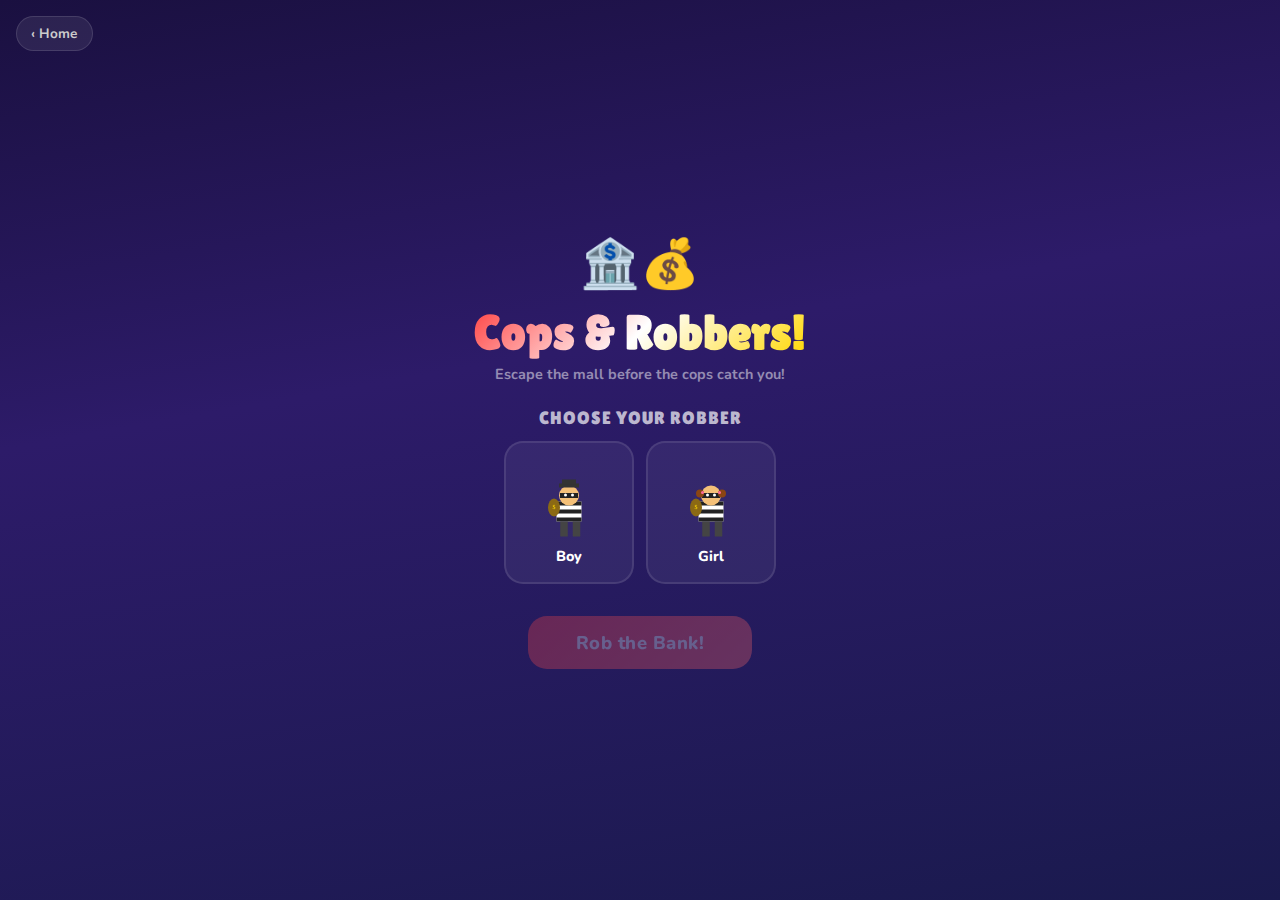
<file: games/cops-robbers.html>
<!DOCTYPE html>
<html lang="en">
<head>
<meta charset="UTF-8">
<meta name="viewport" content="width=device-width, initial-scale=1.0, user-scalable=no">
<title>Cops & Robbers!</title>
<link rel="preconnect" href="https://fonts.googleapis.com">
<link href="https://fonts.googleapis.com/css2?family=Lilita+One&family=Nunito:wght@600;700;800;900&display=swap" rel="stylesheet">
<link rel="stylesheet" href="../shared/controls-modal.css">
<style>
  *, *::before, *::after { box-sizing: border-box; margin: 0; padding: 0; }

  :root {
    --accent-blue: #3a7bd5;
    --accent-red: #ff4444;
    --accent-green: #2ed573;
    --accent-gold: #ffd700;
    --card-bg: rgba(255,255,255,0.08);
    --card-border: rgba(255,255,255,0.15);
    --dark-bg: #1a1a3e;
  }

  html, body { height: 100%; overflow: hidden; }

  body {
    font-family: 'Nunito', sans-serif;
    background: var(--dark-bg);
    color: #fff;
    -webkit-tap-highlight-color: transparent;
    touch-action: none;
    overscroll-behavior: none;
  }

  /* =========== SCREENS =========== */
  .screen {
    position: fixed;
    inset: 0;
    display: flex;
    flex-direction: column;
    align-items: center;
    justify-content: center;
    z-index: 50;
    transition: opacity 0.35s, transform 0.35s;
    padding: 1.5rem;
  }
  .screen.hidden {
    opacity: 0;
    pointer-events: none;
    transform: scale(0.95);
  }

  .menu-bg {
    background: linear-gradient(170deg, #1a1040 0%, #2d1b69 40%, #1a1a4e 100%);
  }

  .screen h1 {
    font-family: 'Lilita One', cursive;
    font-size: clamp(2rem, 7vw, 3rem);
    margin-bottom: 0.3rem;
    text-align: center;
  }
  .screen h1 .gradient-text {
    background: linear-gradient(135deg, var(--accent-red), #fff, var(--accent-gold));
    -webkit-background-clip: text;
    -webkit-text-fill-color: transparent;
    background-clip: text;
  }
  .screen .subtitle {
    color: rgba(255,255,255,0.5);
    font-weight: 700;
    font-size: 0.9rem;
    margin-bottom: 1.5rem;
    text-align: center;
  }

  .choice-label {
    font-family: 'Lilita One', cursive;
    font-size: 1.1rem;
    margin-bottom: 0.8rem;
    color: rgba(255,255,255,0.7);
    letter-spacing: 1px;
  }

  .choice-row {
    display: flex;
    gap: 0.8rem;
    margin-bottom: 1.5rem;
    flex-wrap: wrap;
    justify-content: center;
  }

  .choice-btn {
    display: flex;
    flex-direction: column;
    align-items: center;
    gap: 0.4rem;
    padding: 1rem 1.5rem;
    background: rgba(255,255,255,0.06);
    border: 2px solid rgba(255,255,255,0.1);
    border-radius: 1.2rem;
    color: #fff;
    font-family: 'Nunito', sans-serif;
    font-weight: 800;
    font-size: 0.9rem;
    cursor: pointer;
    transition: all 0.2s;
    min-width: 130px;
    -webkit-tap-highlight-color: transparent;
  }
  .choice-btn:active { transform: scale(0.95); }
  .choice-btn.selected {
    border-color: var(--accent-red);
    background: rgba(255,68,68,0.2);
    box-shadow: 0 0 20px rgba(255,68,68,0.3);
  }

  .char-preview {
    width: 64px;
    height: 80px;
    position: relative;
  }

  .go-btn {
    font-family: 'Nunito', sans-serif;
    font-weight: 800;
    font-size: 1.15rem;
    padding: 0.9rem 3rem;
    background: linear-gradient(135deg, var(--accent-red), #ff6b6b);
    color: #fff;
    border: none;
    border-radius: 1.2rem;
    cursor: pointer;
    margin-top: 0.5rem;
    transition: transform 0.15s, filter 0.15s, opacity 0.3s;
    letter-spacing: 0.5px;
  }
  .go-btn:active { transform: scale(0.95); filter: brightness(1.1); }
  .go-btn:disabled { opacity: 0.3; pointer-events: none; }

  .back-link {
    position: absolute;
    top: 1rem; left: 1rem;
    display: flex; align-items: center; gap: 0.3rem;
    background: rgba(255,255,255,0.08);
    border: 1px solid rgba(255,255,255,0.12);
    color: #ccc;
    font-family: 'Nunito', sans-serif;
    font-weight: 700;
    font-size: 0.85rem;
    padding: 0.45rem 0.9rem;
    border-radius: 2rem;
    cursor: pointer;
    text-decoration: none;
    transition: background 0.2s;
    z-index: 60;
  }
  .back-link:hover { background: rgba(255,255,255,0.14); color: #fff; }

  /* =========== GAME CANVAS =========== */
  #gameCanvas {
    position: fixed;
    top: 0; left: 0;
    width: 100vw;
    height: 100vh;
    z-index: 1;
  }

  /* HUD */
  .hud {
    position: fixed;
    top: 0; left: 0; right: 0;
    z-index: 40;
    display: flex;
    justify-content: space-between;
    align-items: flex-start;
    padding: 0.8rem 1rem;
    pointer-events: none;
  }
  .hud.hidden { display: none; }

  .hud-item {
    background: rgba(0,0,0,0.35);
    backdrop-filter: blur(8px);
    -webkit-backdrop-filter: blur(8px);
    padding: 0.5rem 0.9rem;
    border-radius: 1rem;
    pointer-events: auto;
  }
  .hud-label {
    font-size: 0.6rem;
    text-transform: uppercase;
    letter-spacing: 1px;
    color: rgba(255,255,255,0.5);
    font-weight: 700;
  }
  .hud-value {
    font-family: 'Lilita One', cursive;
    font-size: 1.1rem;
    color: #fff;
  }

  /* Mobile controls */
  .mobile-controls {
    position: fixed;
    bottom: 0;
    left: 0; right: 0;
    z-index: 40;
    display: none;
    padding: 0.5rem 1rem 1rem;
    justify-content: center;
    align-items: center;
    pointer-events: none;
  }
  .mobile-controls.visible { display: flex; }

  .dpad {
    display: grid;
    grid-template-areas:
      ".  up  ."
      "left . right"
      ". down .";
    grid-template-columns: 60px 60px 60px;
    grid-template-rows: 60px 10px 60px;
    gap: 4px;
    pointer-events: auto;
  }

  .ctrl-btn {
    width: 60px; height: 60px;
    background: rgba(0,0,0,0.3);
    border: 2.5px solid rgba(100,200,255,0.8);
    border-radius: 1rem;
    display: flex;
    align-items: center;
    justify-content: center;
    font-size: 1.5rem;
    color: rgb(100,200,255);
    cursor: pointer;
    user-select: none;
    -webkit-user-select: none;
    transition: background 0.1s;
  }
  .ctrl-btn:active, .ctrl-btn.pressed {
    background: rgba(100,200,255,0.2);
  }
  .ctrl-up    { grid-area: up; }
  .ctrl-down  { grid-area: down; }
  .ctrl-left  { grid-area: left; }
  .ctrl-right { grid-area: right; }

  /* End overlay */
  .end-overlay {
    position: fixed;
    inset: 0;
    z-index: 80;
    display: flex;
    flex-direction: column;
    align-items: center;
    justify-content: center;
    background: rgba(0,0,0,0.6);
    backdrop-filter: blur(4px);
    -webkit-backdrop-filter: blur(4px);
    opacity: 0;
    pointer-events: none;
    transition: opacity 0.3s;
    padding: 1.5rem;
  }
  .end-overlay.visible {
    opacity: 1;
    pointer-events: auto;
  }
  .end-card {
    background: rgba(255,255,255,0.08);
    border: 1px solid rgba(255,255,255,0.15);
    border-radius: 1.4rem;
    padding: 2rem 1.5rem;
    text-align: center;
    max-width: 340px;
    width: 100%;
  }
  .end-emoji { font-size: 3rem; margin-bottom: 0.5rem; }
  .end-title {
    font-family: 'Lilita One', cursive;
    font-size: 1.6rem;
    margin-bottom: 0.3rem;
  }
  .end-msg { color: rgba(255,255,255,0.6); font-weight: 700; margin-bottom: 1rem; font-size: 0.95rem; }
  .end-btns { display: flex; flex-direction: column; gap: 0.5rem; }
  .end-btn {
    font-family: 'Nunito', sans-serif;
    font-weight: 800;
    font-size: 1rem;
    padding: 0.8rem;
    border: none;
    border-radius: 1rem;
    cursor: pointer;
    transition: transform 0.15s;
    text-decoration: none;
    text-align: center;
    display: block;
  }
  .end-btn:active { transform: scale(0.96); }
  .end-primary {
    background: linear-gradient(135deg, var(--accent-red), #ff6b6b);
    color: #fff;
  }
  .end-secondary {
    background: rgba(255,255,255,0.08);
    border: 1px solid rgba(255,255,255,0.12);
    color: #ccc;
  }
</style>
</head>
<body>

<!-- ===== CHARACTER SELECT SCREEN ===== -->
<div class="screen menu-bg" id="selectScreen">
  <a href="../index.html" class="back-link">‹ Home</a>

  <div style="font-size:3rem; margin-bottom:0.5rem;">🏦💰</div>
  <h1><span class="gradient-text">Cops & Robbers!</span></h1>
  <p class="subtitle">Escape the mall before the cops catch you!</p>

  <div class="choice-label">CHOOSE YOUR ROBBER</div>
  <div class="choice-row" id="charRow">
    <button class="choice-btn" data-char="boy" onclick="selectChar('boy')">
      <canvas class="char-preview" id="previewBoy" width="64" height="80"></canvas>
      <span>Boy</span>
    </button>
    <button class="choice-btn" data-char="girl" onclick="selectChar('girl')">
      <canvas class="char-preview" id="previewGirl" width="64" height="80"></canvas>
      <span>Girl</span>
    </button>
  </div>

  <button class="go-btn" id="goBtn" disabled onclick="startGame()">Rob the Bank!</button>
</div>

<!-- ===== HOW TO PLAY MODAL ===== -->
<div class="controls-overlay" id="controlsOverlay">
  <div class="controls-card">
    <h2>How to Play</h2>
    <div class="controls-row">
      <div class="key-icon">🏃</div>
      <div class="key-desc">Find the exit to escape the mall</div>
    </div>
    <div class="controls-row">
      <div class="key-icon">👮</div>
      <div class="key-desc">Avoid the cops — they'll arrest you!</div>
    </div>
    <div class="controls-row">
      <div class="key-icon">◀▶▲▼</div>
      <div class="key-desc">Arrow keys or on-screen D-pad</div>
    </div>
    <button class="controls-go-btn" onclick="dismissControls()">Got it!</button>
  </div>
</div>

<!-- ===== GAME AREA ===== -->
<div class="screen game-bg hidden" id="gameArea">
  <canvas id="gameCanvas"></canvas>
</div>

<!-- HUD -->
<div class="hud hidden" id="hud">
  <div class="hud-item">
    <div class="hud-label">Loot</div>
    <div class="hud-value" id="hudLoot">💰💎</div>
  </div>
  <div class="hud-item">
    <div class="hud-label">Status</div>
    <div class="hud-value" id="hudStatus">On the run!</div>
  </div>
</div>

<!-- Mobile controls -->
<div class="mobile-controls" id="mobileControls">
  <div class="dpad">
    <div class="ctrl-btn ctrl-up" id="btnUp">▲</div>
    <div class="ctrl-btn ctrl-left" id="btnLeft">◀</div>
    <div class="ctrl-btn ctrl-right" id="btnRight">▶</div>
    <div class="ctrl-btn ctrl-down" id="btnDown">▼</div>
  </div>
</div>

<!-- ===== END OVERLAY ===== -->
<div class="end-overlay" id="endOverlay">
  <div class="end-card">
    <div class="end-emoji" id="endEmoji">🚔</div>
    <div class="end-title" id="endTitle">Caught!</div>
    <div class="end-msg" id="endMsg">You're going to jail!</div>
    <div class="end-btns">
      <button class="end-btn end-primary" onclick="restartGame()">Try Again</button>
      <a class="end-btn end-secondary" href="../index.html">Home</a>
    </div>
  </div>
</div>

<script>
// ===== CONSTANTS =====
const TILE = 32;
const PLAYER_SPEED = 2.5;
const COP_SPEED = 1.2;
const CIVILIAN_SPEED = 0.6;
const NUM_COPS = 4;
const NUM_CIVILIANS = 12;

// Maze layout: 0=wall, 1=floor, 2=start, 3=exit
// 25 wide x 19 tall
const MAZE = [
  [0,0,0,0,0,0,0,0,0,0,0,0,0,0,0,0,0,0,0,0,0,0,0,0,0],
  [0,1,1,1,0,1,1,1,1,1,0,1,1,1,1,1,0,1,1,1,1,1,1,1,0],
  [0,1,0,1,0,1,0,0,0,1,0,1,0,0,0,1,0,1,0,0,0,0,0,1,0],
  [0,1,0,1,1,1,1,1,0,1,1,1,0,1,0,1,1,1,0,1,1,1,0,1,0],
  [0,1,0,0,0,0,0,1,0,0,0,1,0,1,0,0,0,0,0,1,0,1,0,1,0],
  [0,1,1,1,1,1,0,1,1,1,0,1,0,1,1,1,1,1,0,1,0,1,1,1,0],
  [0,0,0,0,0,1,0,0,0,1,0,1,0,0,0,0,0,1,0,1,0,0,0,0,0],
  [0,1,1,1,0,1,1,1,0,1,0,1,1,1,1,1,0,1,0,1,1,1,1,1,0],
  [0,1,0,1,0,0,0,1,0,1,0,0,0,1,0,0,0,1,0,0,0,0,0,1,0],
  [0,1,0,1,1,1,0,1,0,1,1,1,0,1,1,2,1,1,1,1,1,1,0,1,0],
  [0,1,0,0,0,1,0,1,0,0,0,1,0,1,0,0,0,0,0,0,0,1,0,1,0],
  [0,1,1,1,0,1,0,1,1,1,0,1,0,1,1,1,0,1,1,1,0,1,0,1,0],
  [0,0,0,1,0,1,0,0,0,1,0,1,0,0,0,1,0,1,0,0,0,1,0,1,0],
  [0,1,1,1,0,1,1,1,0,1,0,1,1,1,0,1,1,1,0,1,1,1,0,1,0],
  [0,1,0,0,0,0,0,1,0,1,0,0,0,1,0,0,0,0,0,1,0,0,0,1,0],
  [0,1,0,1,1,1,0,1,0,1,1,1,0,1,1,1,1,1,0,1,0,1,1,1,0],
  [0,1,0,1,0,1,0,1,0,0,0,0,0,0,0,0,0,1,0,1,0,1,0,0,0],
  [0,1,1,1,0,1,1,1,1,1,1,1,1,1,1,1,1,1,1,1,0,1,1,3,0],
  [0,0,0,0,0,0,0,0,0,0,0,0,0,0,0,0,0,0,0,0,0,0,0,0,0]
];

const MAZE_H = MAZE.length;
const MAZE_W = MAZE[0].length;

// ===== STATE =====
let selectedChar = null;
let gameRunning = false;
let animId = null;
let canvas, ctx, W, H;
let cameraX = 0, cameraY = 0;

let player = { x: 0, y: 0, dir: 'down' };
let cops = [];
let civilians = [];
let startTile = { r: 0, c: 0 };
let exitTile = { r: 0, c: 0 };

const keys = { up: false, down: false, left: false, right: false };

// ===== FIND SPECIAL TILES =====
for (let r = 0; r < MAZE_H; r++) {
  for (let c = 0; c < MAZE_W; c++) {
    if (MAZE[r][c] === 2) { startTile = { r, c }; MAZE[r][c] = 1; }
    if (MAZE[r][c] === 3) { exitTile = { r, c }; MAZE[r][c] = 1; }
  }
}

// ===== CHARACTER DRAWING =====
function drawRobber(ctx, x, y, type, size, dir) {
  const s = size;
  const half = s / 2;

  ctx.save();
  ctx.translate(x, y);

  // Body (striped shirt)
  const bodyTop = -s * 0.15;
  const bodyH = s * 0.4;
  ctx.fillStyle = '#fff';
  ctx.fillRect(-half * 0.5, bodyTop, s * 0.5, bodyH);
  // Stripes
  ctx.fillStyle = '#222';
  const stripeH = bodyH / 5;
  for (let i = 0; i < 5; i += 2) {
    ctx.fillRect(-half * 0.5, bodyTop + i * stripeH, s * 0.5, stripeH);
  }

  // Head
  const headR = s * 0.2;
  const headY = bodyTop - headR * 0.6;
  ctx.fillStyle = '#f4c078';
  ctx.beginPath();
  ctx.arc(0, headY, headR, 0, Math.PI * 2);
  ctx.fill();

  // Mask
  ctx.fillStyle = '#222';
  ctx.fillRect(-headR * 0.9, headY - headR * 0.25, headR * 1.8, headR * 0.5);

  // Eyes (white dots on mask)
  ctx.fillStyle = '#fff';
  ctx.beginPath();
  ctx.arc(-headR * 0.35, headY - headR * 0.05, headR * 0.15, 0, Math.PI * 2);
  ctx.arc(headR * 0.35, headY - headR * 0.05, headR * 0.15, 0, Math.PI * 2);
  ctx.fill();

  if (type === 'boy') {
    // Hat
    ctx.fillStyle = '#333';
    ctx.fillRect(-headR * 1.0, headY - headR * 1.2, headR * 2.0, headR * 0.4);
    ctx.fillRect(-headR * 0.7, headY - headR * 1.6, headR * 1.4, headR * 0.5);
  } else {
    // Pigtails
    ctx.fillStyle = '#8B4513';
    ctx.beginPath();
    ctx.arc(-headR * 1.1, headY - headR * 0.2, headR * 0.4, 0, Math.PI * 2);
    ctx.fill();
    ctx.beginPath();
    ctx.arc(headR * 1.1, headY - headR * 0.2, headR * 0.4, 0, Math.PI * 2);
    ctx.fill();
    // Hair ties
    ctx.fillStyle = '#ff6b9d';
    ctx.beginPath();
    ctx.arc(-headR * 0.85, headY - headR * 0.3, headR * 0.15, 0, Math.PI * 2);
    ctx.arc(headR * 0.85, headY - headR * 0.3, headR * 0.15, 0, Math.PI * 2);
    ctx.fill();
  }

  // Legs
  ctx.fillStyle = '#444';
  const legTop = bodyTop + bodyH;
  ctx.fillRect(-half * 0.35, legTop, s * 0.15, s * 0.3);
  ctx.fillRect(half * 0.15, legTop, s * 0.15, s * 0.3);

  // Loot bag (small sack on back)
  ctx.fillStyle = '#8B6914';
  const bagX = dir === 'left' ? half * 0.3 : -half * 0.6;
  ctx.beginPath();
  ctx.ellipse(bagX, bodyTop + bodyH * 0.3, s * 0.12, s * 0.18, 0, 0, Math.PI * 2);
  ctx.fill();
  ctx.fillStyle = '#ffd700';
  ctx.font = `${s * 0.12}px serif`;
  ctx.textAlign = 'center';
  ctx.fillText('$', bagX, bodyTop + bodyH * 0.35);

  ctx.restore();
}

function drawCop(ctx, x, y, size) {
  const s = size;
  const half = s / 2;

  ctx.save();
  ctx.translate(x, y);

  // Body (blue uniform)
  const bodyTop = -s * 0.15;
  const bodyH = s * 0.4;
  ctx.fillStyle = '#1a3a6a';
  ctx.fillRect(-half * 0.5, bodyTop, s * 0.5, bodyH);

  // Badge
  ctx.fillStyle = '#ffd700';
  ctx.beginPath();
  ctx.arc(half * 0.1, bodyTop + bodyH * 0.3, s * 0.06, 0, Math.PI * 2);
  ctx.fill();

  // Head
  const headR = s * 0.2;
  const headY = bodyTop - headR * 0.6;
  ctx.fillStyle = '#f4c078';
  ctx.beginPath();
  ctx.arc(0, headY, headR, 0, Math.PI * 2);
  ctx.fill();

  // Police hat
  ctx.fillStyle = '#1a2a4a';
  ctx.fillRect(-headR * 1.0, headY - headR * 1.1, headR * 2.0, headR * 0.35);
  ctx.fillRect(-headR * 0.7, headY - headR * 1.5, headR * 1.4, headR * 0.5);
  // Hat badge
  ctx.fillStyle = '#ffd700';
  ctx.beginPath();
  ctx.arc(0, headY - headR * 1.1, headR * 0.15, 0, Math.PI * 2);
  ctx.fill();

  // Eyes
  ctx.fillStyle = '#222';
  ctx.beginPath();
  ctx.arc(-headR * 0.35, headY - headR * 0.05, headR * 0.1, 0, Math.PI * 2);
  ctx.arc(headR * 0.35, headY - headR * 0.05, headR * 0.1, 0, Math.PI * 2);
  ctx.fill();

  // Mouth (stern line)
  ctx.strokeStyle = '#222';
  ctx.lineWidth = 1.5;
  ctx.beginPath();
  ctx.moveTo(-headR * 0.2, headY + headR * 0.35);
  ctx.lineTo(headR * 0.2, headY + headR * 0.35);
  ctx.stroke();

  // Legs
  ctx.fillStyle = '#1a2a4a';
  const legTop = bodyTop + bodyH;
  ctx.fillRect(-half * 0.35, legTop, s * 0.15, s * 0.3);
  ctx.fillRect(half * 0.15, legTop, s * 0.15, s * 0.3);

  ctx.restore();
}

function drawCivilian(ctx, x, y, size, variant) {
  const s = size;
  const half = s / 2;
  const colors = ['#e74c3c','#3498db','#2ecc71','#f39c12','#9b59b6','#1abc9c','#e67e22','#e84393'];
  const hairColors = ['#3a2010','#8B4513','#DAA520','#2c1810','#c0392b','#555'];

  ctx.save();
  ctx.translate(x, y);

  // Body (colored shirt)
  const bodyTop = -s * 0.15;
  const bodyH = s * 0.4;
  ctx.fillStyle = colors[variant % colors.length];
  ctx.fillRect(-half * 0.45, bodyTop, s * 0.45, bodyH);

  // Head
  const headR = s * 0.18;
  const headY = bodyTop - headR * 0.6;
  ctx.fillStyle = '#f4c078';
  ctx.beginPath();
  ctx.arc(0, headY, headR, 0, Math.PI * 2);
  ctx.fill();

  // Hair
  ctx.fillStyle = hairColors[variant % hairColors.length];
  ctx.beginPath();
  ctx.arc(0, headY - headR * 0.3, headR * 0.9, Math.PI, 0);
  ctx.fill();

  // Eyes
  ctx.fillStyle = '#222';
  ctx.beginPath();
  ctx.arc(-headR * 0.3, headY, headR * 0.08, 0, Math.PI * 2);
  ctx.arc(headR * 0.3, headY, headR * 0.08, 0, Math.PI * 2);
  ctx.fill();

  // Legs
  ctx.fillStyle = '#555';
  const legTop = bodyTop + bodyH;
  ctx.fillRect(-half * 0.3, legTop, s * 0.12, s * 0.25);
  ctx.fillRect(half * 0.1, legTop, s * 0.12, s * 0.25);

  ctx.restore();
}

// ===== DRAW PREVIEWS =====
function drawPreview(canvasId, type) {
  const c = document.getElementById(canvasId);
  const ct = c.getContext('2d');
  ct.clearRect(0, 0, 64, 80);
  drawRobber(ct, 32, 50, type, 50, 'down');
}
drawPreview('previewBoy', 'boy');
drawPreview('previewGirl', 'girl');

// ===== CHARACTER SELECTION =====
function selectChar(type) {
  selectedChar = type;
  document.querySelectorAll('.choice-btn').forEach(b => b.classList.remove('selected'));
  document.querySelector(`.choice-btn[data-char="${type}"]`).classList.add('selected');
  document.getElementById('goBtn').disabled = false;
}

// ===== PATHFINDING (for cops) =====
function getFloorNeighbors(r, c) {
  const dirs = [[0,1],[0,-1],[1,0],[-1,0]];
  const results = [];
  for (const [dr, dc] of dirs) {
    const nr = r + dr, nc = c + dc;
    if (nr >= 0 && nr < MAZE_H && nc >= 0 && nc < MAZE_W && MAZE[nr][nc] === 1) {
      results.push({ r: nr, c: nc });
    }
  }
  return results;
}

// Simple BFS to get next direction towards target
function bfsDirection(fromR, fromC, toR, toC) {
  if (fromR === toR && fromC === toC) return null;

  const visited = new Set();
  const queue = [{ r: fromR, c: fromC, firstDir: null }];
  visited.add(fromR * MAZE_W + fromC);

  while (queue.length > 0) {
    const cur = queue.shift();
    const neighbors = getFloorNeighbors(cur.r, cur.c);
    for (const n of neighbors) {
      const key = n.r * MAZE_W + n.c;
      if (visited.has(key)) continue;
      visited.add(key);

      const dir = cur.firstDir || { dr: n.r - cur.r, dc: n.c - cur.c };
      if (n.r === toR && n.c === toC) return dir;
      queue.push({ r: n.r, c: n.c, firstDir: dir });
    }
  }
  return null;
}

// ===== SPAWN NPCs =====
function getFloorTiles() {
  const tiles = [];
  for (let r = 0; r < MAZE_H; r++) {
    for (let c = 0; c < MAZE_W; c++) {
      if (MAZE[r][c] === 1) tiles.push({ r, c });
    }
  }
  return tiles;
}

function spawnNPCs() {
  cops = [];
  civilians = [];
  const floor = getFloorTiles();

  // Exclude tiles near start
  const farTiles = floor.filter(t =>
    Math.abs(t.r - startTile.r) + Math.abs(t.c - startTile.c) > 6
  );

  // Spawn cops
  for (let i = 0; i < NUM_COPS; i++) {
    const t = farTiles[Math.floor(Math.random() * farTiles.length)];
    cops.push({
      x: t.c * TILE + TILE / 2,
      y: t.r * TILE + TILE / 2,
      dir: null,
      moveTimer: 0,
      patrolTarget: null,
      chasing: false
    });
  }

  // Spawn civilians
  for (let i = 0; i < NUM_CIVILIANS; i++) {
    const t = floor[Math.floor(Math.random() * floor.length)];
    civilians.push({
      x: t.c * TILE + TILE / 2,
      y: t.r * TILE + TILE / 2,
      variant: i,
      dx: 0, dy: 0,
      moveTimer: 0
    });
  }
}

// ===== COLLISION WITH WALLS =====
function canMove(x, y, radius) {
  // Check corners of bounding box
  const offsets = [
    [-radius, -radius], [radius, -radius],
    [-radius, radius], [radius, radius]
  ];
  for (const [ox, oy] of offsets) {
    const c = Math.floor((x + ox) / TILE);
    const r = Math.floor((y + oy) / TILE);
    if (r < 0 || r >= MAZE_H || c < 0 || c >= MAZE_W) return false;
    if (MAZE[r][c] !== 1) return false;
  }
  return true;
}

// ===== GAME START =====
function startGame() {
  document.getElementById('selectScreen').classList.add('hidden');
  document.getElementById('controlsOverlay').classList.add('visible');
}

function dismissControls() {
  document.getElementById('controlsOverlay').classList.remove('visible');
  beginGame();
}

function beginGame() {
  canvas = document.getElementById('gameCanvas');
  ctx = canvas.getContext('2d');
  resizeCanvas();

  document.getElementById('gameArea').classList.remove('hidden');
  document.getElementById('hud').classList.remove('hidden');

  const isMobile = ('ontouchstart' in window) || navigator.maxTouchPoints > 0;
  if (isMobile) {
    document.getElementById('mobileControls').classList.add('visible');
  }

  // Init player at start tile
  player.x = startTile.c * TILE + TILE / 2;
  player.y = startTile.r * TILE + TILE / 2;
  player.dir = 'down';

  spawnNPCs();
  gameRunning = true;
  gameLoop();
}

function resizeCanvas() {
  canvas.width = window.innerWidth;
  canvas.height = window.innerHeight;
  W = canvas.width;
  H = canvas.height;
}
window.addEventListener('resize', () => {
  if (canvas) resizeCanvas();
});

// ===== INPUT =====
document.addEventListener('keydown', e => {
  if (e.key === 'ArrowUp' || e.key === 'w')    { keys.up = true; e.preventDefault(); }
  if (e.key === 'ArrowDown' || e.key === 's')   { keys.down = true; e.preventDefault(); }
  if (e.key === 'ArrowLeft' || e.key === 'a')   { keys.left = true; e.preventDefault(); }
  if (e.key === 'ArrowRight' || e.key === 'd')  { keys.right = true; e.preventDefault(); }
});
document.addEventListener('keyup', e => {
  if (e.key === 'ArrowUp' || e.key === 'w')    keys.up = false;
  if (e.key === 'ArrowDown' || e.key === 's')   keys.down = false;
  if (e.key === 'ArrowLeft' || e.key === 'a')   keys.left = false;
  if (e.key === 'ArrowRight' || e.key === 'd')  keys.right = false;
});

function setupCtrl(id, dir) {
  const el = document.getElementById(id);
  const start = () => { keys[dir] = true; el.classList.add('pressed'); };
  const end = () => { keys[dir] = false; el.classList.remove('pressed'); };
  el.addEventListener('touchstart', e => { e.preventDefault(); start(); }, { passive: false });
  el.addEventListener('touchend', e => { e.preventDefault(); end(); }, { passive: false });
  el.addEventListener('touchcancel', e => { e.preventDefault(); end(); }, { passive: false });
  el.addEventListener('mousedown', start);
  el.addEventListener('mouseup', end);
  el.addEventListener('mouseleave', end);
}
setupCtrl('btnUp', 'up');
setupCtrl('btnDown', 'down');
setupCtrl('btnLeft', 'left');
setupCtrl('btnRight', 'right');

// ===== UPDATE =====
function update() {
  // Player movement
  let dx = 0, dy = 0;
  if (keys.up)    dy -= PLAYER_SPEED;
  if (keys.down)  dy += PLAYER_SPEED;
  if (keys.left)  dx -= PLAYER_SPEED;
  if (keys.right) dx += PLAYER_SPEED;

  // Normalize diagonal
  if (dx !== 0 && dy !== 0) {
    dx *= 0.707;
    dy *= 0.707;
  }

  const pRad = TILE * 0.3;

  if (dx !== 0 && canMove(player.x + dx, player.y, pRad)) {
    player.x += dx;
  }
  if (dy !== 0 && canMove(player.x, player.y + dy, pRad)) {
    player.y += dy;
  }

  if (dx < 0) player.dir = 'left';
  else if (dx > 0) player.dir = 'right';
  if (dy < 0) player.dir = 'up';
  else if (dy > 0) player.dir = 'down';

  // Check exit
  const pCol = Math.floor(player.x / TILE);
  const pRow = Math.floor(player.y / TILE);
  if (pRow === exitTile.r && pCol === exitTile.c) {
    endGame(true);
    return;
  }

  // Update cops
  const playerTileR = Math.floor(player.y / TILE);
  const playerTileC = Math.floor(player.x / TILE);

  for (const cop of cops) {
    const copR = Math.floor(cop.y / TILE);
    const copC = Math.floor(cop.x / TILE);

    // Determine if chasing — chase if within ~7 tile manhattan distance
    const dist = Math.abs(copR - playerTileR) + Math.abs(copC - playerTileC);
    cop.chasing = dist <= 7;

    let targetR, targetC;
    if (cop.chasing) {
      targetR = playerTileR;
      targetC = playerTileC;
    } else {
      // Random patrol
      cop.moveTimer--;
      if (cop.moveTimer <= 0 || !cop.patrolTarget) {
        const floor = getFloorNeighbors(copR, copC);
        if (floor.length > 0) {
          // Pick a random patrol destination a few tiles away
          const allFloor = getFloorTiles();
          const nearby = allFloor.filter(t =>
            Math.abs(t.r - copR) + Math.abs(t.c - copC) < 10 &&
            Math.abs(t.r - copR) + Math.abs(t.c - copC) > 2
          );
          cop.patrolTarget = nearby.length > 0
            ? nearby[Math.floor(Math.random() * nearby.length)]
            : floor[Math.floor(Math.random() * floor.length)];
        }
        cop.moveTimer = 120;
      }
      if (cop.patrolTarget) {
        targetR = cop.patrolTarget.r;
        targetC = cop.patrolTarget.c;
      } else {
        continue;
      }
    }

    const dir = bfsDirection(copR, copC, targetR, targetC);
    if (dir) {
      const speed = cop.chasing ? COP_SPEED * 1.3 : COP_SPEED;
      const newX = cop.x + dir.dc * speed;
      const newY = cop.y + dir.dr * speed;
      const npcRad = TILE * 0.25;
      if (canMove(newX, cop.y, npcRad)) cop.x = newX;
      if (canMove(cop.x, newY, npcRad)) cop.y = newY;
    }

    // Collision with player
    const cdx = cop.x - player.x;
    const cdy = cop.y - player.y;
    if (Math.sqrt(cdx * cdx + cdy * cdy) < TILE * 0.7) {
      endGame(false);
      return;
    }
  }

  // Update civilians (random wander)
  for (const civ of civilians) {
    civ.moveTimer--;
    if (civ.moveTimer <= 0) {
      const civR = Math.floor(civ.y / TILE);
      const civC = Math.floor(civ.x / TILE);
      const neighbors = getFloorNeighbors(civR, civC);
      if (neighbors.length > 0) {
        const target = neighbors[Math.floor(Math.random() * neighbors.length)];
        civ.dx = (target.c - civC) * CIVILIAN_SPEED;
        civ.dy = (target.r - civR) * CIVILIAN_SPEED;
      }
      civ.moveTimer = 30 + Math.floor(Math.random() * 40);
    }
    const npcRad = TILE * 0.2;
    const nx = civ.x + civ.dx;
    const ny = civ.y + civ.dy;
    if (canMove(nx, civ.y, npcRad)) civ.x = nx;
    if (canMove(civ.x, ny, npcRad)) civ.y = ny;
  }

  // Camera follow
  cameraX = player.x - W / 2;
  cameraY = player.y - H / 2;
  // Clamp camera
  const maxCamX = MAZE_W * TILE - W;
  const maxCamY = MAZE_H * TILE - H;
  cameraX = Math.max(0, Math.min(cameraX, maxCamX));
  cameraY = Math.max(0, Math.min(cameraY, maxCamY));
}

// ===== RENDER =====
function render() {
  ctx.clearRect(0, 0, W, H);

  ctx.save();
  ctx.translate(-cameraX, -cameraY);

  // Draw maze
  for (let r = 0; r < MAZE_H; r++) {
    for (let c = 0; c < MAZE_W; c++) {
      const x = c * TILE;
      const y = r * TILE;

      // Skip off-screen tiles
      if (x + TILE < cameraX || x > cameraX + W || y + TILE < cameraY || y > cameraY + H) continue;

      if (MAZE[r][c] === 0) {
        // Wall
        ctx.fillStyle = '#3a3a5c';
        ctx.fillRect(x, y, TILE, TILE);
        // Brick pattern
        ctx.strokeStyle = '#2a2a4c';
        ctx.lineWidth = 1;
        ctx.strokeRect(x, y, TILE, TILE);
        if (r % 2 === 0) {
          ctx.beginPath();
          ctx.moveTo(x + TILE / 2, y);
          ctx.lineTo(x + TILE / 2, y + TILE);
          ctx.stroke();
        } else {
          ctx.beginPath();
          ctx.moveTo(x, y + TILE / 2);
          ctx.lineTo(x + TILE, y + TILE / 2);
          ctx.stroke();
        }
      } else {
        // Floor
        ctx.fillStyle = (r + c) % 2 === 0 ? '#d4c8a8' : '#c8bc9e';
        ctx.fillRect(x, y, TILE, TILE);
      }
    }
  }

  // Draw exit
  const ex = exitTile.c * TILE;
  const ey = exitTile.r * TILE;
  ctx.fillStyle = '#2ed573';
  ctx.fillRect(ex, ey, TILE, TILE);
  ctx.font = `${TILE * 0.7}px serif`;
  ctx.textAlign = 'center';
  ctx.textBaseline = 'middle';
  ctx.fillText('🚪', ex + TILE / 2, ey + TILE / 2);

  // Draw start/bank area
  const sx = startTile.c * TILE;
  const sy = startTile.r * TILE;
  ctx.fillStyle = 'rgba(255, 215, 0, 0.3)';
  ctx.fillRect(sx, sy, TILE, TILE);
  ctx.font = `${TILE * 0.6}px serif`;
  ctx.fillText('🏦', sx + TILE / 2, sy + TILE / 2);

  // Draw civilians
  for (const civ of civilians) {
    drawCivilian(ctx, civ.x, civ.y, TILE * 0.9, civ.variant);
  }

  // Draw cops
  for (const cop of cops) {
    drawCop(ctx, cop.x, cop.y, TILE * 1.0);

    // Exclamation if chasing
    if (cop.chasing) {
      ctx.font = 'bold 14px Nunito, sans-serif';
      ctx.fillStyle = '#ff4444';
      ctx.textAlign = 'center';
      ctx.fillText('!', cop.x, cop.y - TILE * 0.55);
    }
  }

  // Draw player
  drawRobber(ctx, player.x, player.y, selectedChar, TILE * 1.0, player.dir);

  ctx.restore();

  // Mini-map
  drawMinimap();
}

function drawMinimap() {
  const mmScale = 3;
  const mmW = MAZE_W * mmScale;
  const mmH = MAZE_H * mmScale;
  const mmX = W - mmW - 10;
  const mmY = H - mmH - 80;

  ctx.fillStyle = 'rgba(0,0,0,0.5)';
  ctx.fillRect(mmX - 2, mmY - 2, mmW + 4, mmH + 4);

  for (let r = 0; r < MAZE_H; r++) {
    for (let c = 0; c < MAZE_W; c++) {
      ctx.fillStyle = MAZE[r][c] === 0 ? '#3a3a5c' : '#aaa';
      ctx.fillRect(mmX + c * mmScale, mmY + r * mmScale, mmScale, mmScale);
    }
  }

  // Exit on minimap
  ctx.fillStyle = '#2ed573';
  ctx.fillRect(mmX + exitTile.c * mmScale, mmY + exitTile.r * mmScale, mmScale, mmScale);

  // Player on minimap
  const pr = Math.floor(player.y / TILE);
  const pc = Math.floor(player.x / TILE);
  ctx.fillStyle = '#ffd700';
  ctx.fillRect(mmX + pc * mmScale - 1, mmY + pr * mmScale - 1, mmScale + 2, mmScale + 2);

  // Cops on minimap
  ctx.fillStyle = '#ff4444';
  for (const cop of cops) {
    const cr = Math.floor(cop.y / TILE);
    const cc = Math.floor(cop.x / TILE);
    ctx.fillRect(mmX + cc * mmScale, mmY + cr * mmScale, mmScale, mmScale);
  }
}

// ===== GAME LOOP =====
function gameLoop() {
  if (!gameRunning) return;
  update();
  if (!gameRunning) return; // might have ended during update
  render();
  animId = requestAnimationFrame(gameLoop);
}

// ===== END GAME =====
function endGame(won) {
  gameRunning = false;
  if (animId) cancelAnimationFrame(animId);

  const overlay = document.getElementById('endOverlay');
  const emoji = document.getElementById('endEmoji');
  const title = document.getElementById('endTitle');
  const msg = document.getElementById('endMsg');

  if (won) {
    emoji.textContent = '🎉💰';
    title.textContent = 'You Escaped!';
    msg.textContent = 'You got away with the loot!';
  } else {
    emoji.textContent = '🚔';
    title.textContent = "Caught! You're in Jail.";
    msg.textContent = 'The cops got you!';
  }

  overlay.classList.add('visible');
}

function restartGame() {
  document.getElementById('endOverlay').classList.remove('visible');
  document.getElementById('gameArea').classList.add('hidden');
  document.getElementById('hud').classList.add('hidden');
  document.getElementById('mobileControls').classList.remove('visible');

  keys.up = keys.down = keys.left = keys.right = false;

  document.getElementById('selectScreen').classList.remove('hidden');
}
</script>
</body>
</html>
</file>
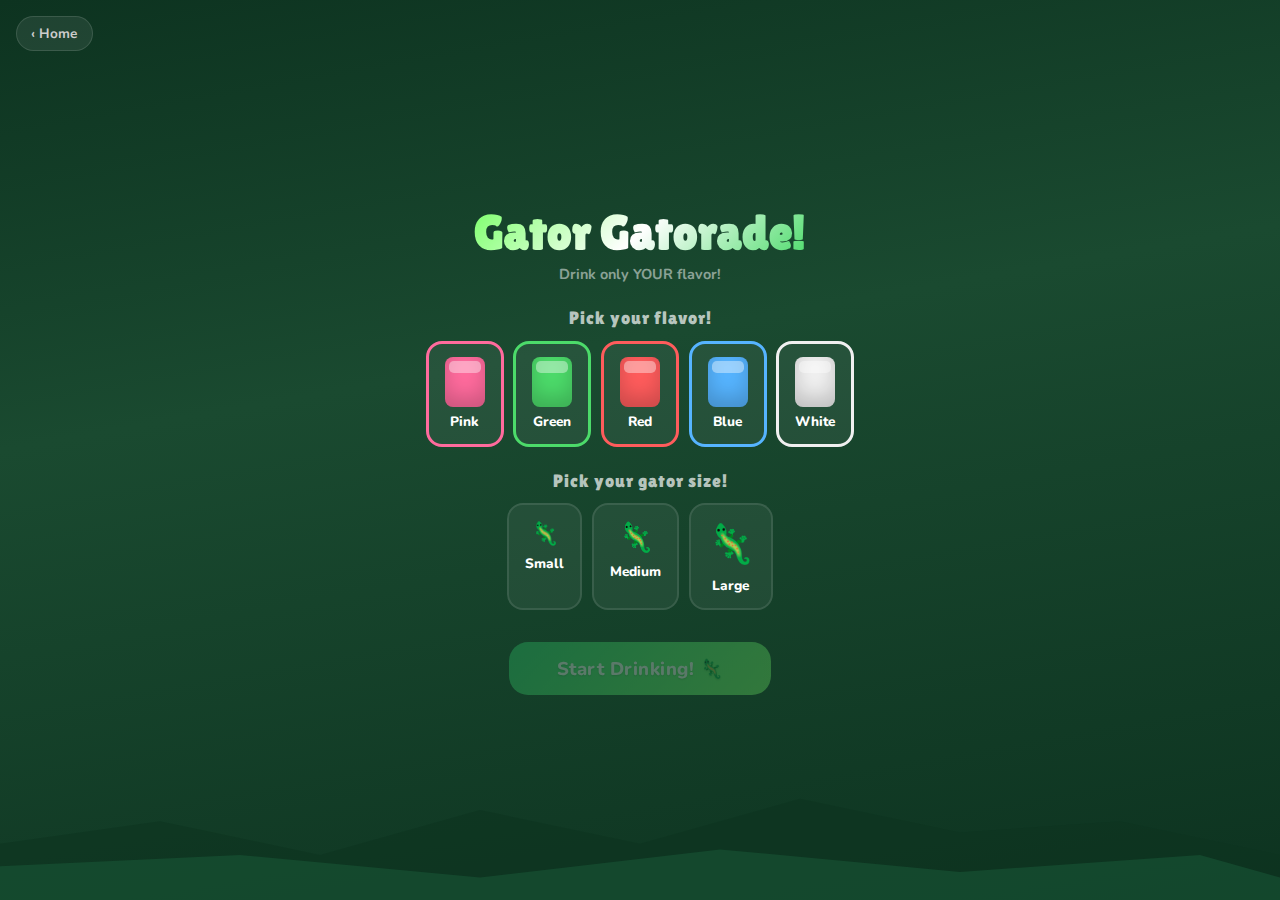
<file: games/gator-gatorade.html>
<!DOCTYPE html>
<html lang="en">
<head>
<meta charset="UTF-8">
<meta name="viewport" content="width=device-width, initial-scale=1.0, user-scalable=no">
<title>Gator Gatorade!</title>
<link rel="preconnect" href="https://fonts.googleapis.com">
<link href="https://fonts.googleapis.com/css2?family=Lilita+One&family=Nunito:wght@600;700;800;900&display=swap" rel="stylesheet">
<link rel="stylesheet" href="../shared/controls-modal.css">
<style>
  *, *::before, *::after { box-sizing: border-box; margin: 0; padding: 0; }

  :root {
    --bg-deep: #0d3320;
    --bg-mid: #1a5c3a;
    --bg-light: #2a7c4a;
    --gator-green: #4a7c59;
    --conveyor-dark: #3a3a3a;
    --conveyor-light: #5a5a5a;
    --conveyor-metal: #707070;
    --pink-flavor: #ff6b9d;
    --green-flavor: #4cdb6a;
    --red-flavor: #ff5c5c;
    --blue-flavor: #56b4ff;
    --white-flavor: #f0f0f0;
    --accent-green: #7cff6b;
    --card-bg: rgba(255,255,255,0.08);
    --card-border: rgba(255,255,255,0.12);
  }

  html, body { height: 100%; overflow: hidden; }

  body {
    font-family: 'Nunito', sans-serif;
    background: linear-gradient(170deg, var(--bg-deep) 0%, var(--bg-mid) 50%, var(--bg-light) 100%);
    color: #fff;
    -webkit-tap-highlight-color: transparent;
    touch-action: none;
    overscroll-behavior: none;
  }

  /* =========== MENU SCREENS =========== */
  .screen {
    position: fixed;
    inset: 0;
    display: flex;
    flex-direction: column;
    align-items: center;
    justify-content: center;
    z-index: 50;
    transition: opacity 0.35s, transform 0.35s;
    padding: 1.5rem;
  }
  .screen.hidden {
    opacity: 0;
    pointer-events: none;
    transform: scale(0.95);
  }

  .menu-bg {
    background: linear-gradient(170deg, #0d3320 0%, #1a4a30 40%, #0d3320 100%);
  }

  .screen h1 {
    font-family: 'Lilita One', cursive;
    font-size: clamp(2rem, 7vw, 3rem);
    margin-bottom: 0.3rem;
    text-align: center;
  }
  .screen h1 .gradient-text {
    background: linear-gradient(135deg, #7cff6b, #fff, #4cdb6a);
    -webkit-background-clip: text;
    -webkit-text-fill-color: transparent;
    background-clip: text;
  }

  .screen .subtitle {
    color: rgba(255,255,255,0.5);
    font-weight: 700;
    font-size: 0.9rem;
    margin-bottom: 1.5rem;
    text-align: center;
  }

  .choice-label {
    font-family: 'Lilita One', cursive;
    font-size: 1.1rem;
    margin-bottom: 0.8rem;
    color: rgba(255,255,255,0.7);
    letter-spacing: 1px;
  }

  .choice-row {
    display: flex;
    gap: 0.6rem;
    margin-bottom: 1.5rem;
    flex-wrap: wrap;
    justify-content: center;
  }

  .choice-btn {
    display: flex;
    flex-direction: column;
    align-items: center;
    gap: 0.3rem;
    padding: 0.8rem 1rem;
    background: rgba(255,255,255,0.06);
    border: 2px solid rgba(255,255,255,0.1);
    border-radius: 1rem;
    color: #fff;
    font-family: 'Nunito', sans-serif;
    font-weight: 800;
    font-size: 0.85rem;
    cursor: pointer;
    transition: all 0.2s;
    min-width: 70px;
    -webkit-tap-highlight-color: transparent;
  }
  .choice-btn:active { transform: scale(0.95); }
  .choice-btn.selected {
    border-color: var(--accent-green);
    background: rgba(124,255,107,0.15);
    box-shadow: 0 0 20px rgba(124,255,107,0.3);
  }
  .choice-btn .icon { font-size: 2rem; }

  /* Flavor buttons with color coding */
  .flavor-btn { border-width: 3px; }
  .flavor-btn[data-value="pink"] { border-color: var(--pink-flavor); }
  .flavor-btn[data-value="pink"] .color-swatch { background: var(--pink-flavor); }
  .flavor-btn[data-value="green"] { border-color: var(--green-flavor); }
  .flavor-btn[data-value="green"] .color-swatch { background: var(--green-flavor); }
  .flavor-btn[data-value="red"] { border-color: var(--red-flavor); }
  .flavor-btn[data-value="red"] .color-swatch { background: var(--red-flavor); }
  .flavor-btn[data-value="blue"] { border-color: var(--blue-flavor); }
  .flavor-btn[data-value="blue"] .color-swatch { background: var(--blue-flavor); }
  .flavor-btn[data-value="white"] { border-color: var(--white-flavor); }
  .flavor-btn[data-value="white"] .color-swatch { background: var(--white-flavor); }

  .flavor-btn.selected {
    transform: scale(1.05);
    box-shadow: 0 0 25px currentColor;
  }

  .color-swatch {
    width: 40px;
    height: 50px;
    border-radius: 0.5rem;
    position: relative;
    box-shadow: inset 0 -10px 20px rgba(0,0,0,0.2);
  }
  .color-swatch::before {
    content: '';
    position: absolute;
    top: 4px;
    left: 4px;
    right: 4px;
    height: 12px;
    background: rgba(255,255,255,0.4);
    border-radius: 0.3rem;
  }

  /* Size buttons with gator previews */
  .size-btn .gator-preview {
    font-size: 1.8rem;
  }
  .size-btn[data-value="small"] .gator-preview { font-size: 1.4rem; }
  .size-btn[data-value="large"] .gator-preview { font-size: 2.4rem; }

  .go-btn {
    font-family: 'Nunito', sans-serif;
    font-weight: 800;
    font-size: 1.15rem;
    padding: 0.9rem 3rem;
    background: linear-gradient(135deg, #2ed573, #7cff6b);
    color: #fff;
    border: none;
    border-radius: 1.2rem;
    cursor: pointer;
    margin-top: 0.5rem;
    transition: transform 0.15s, filter 0.15s, opacity 0.3s;
    letter-spacing: 0.5px;
    text-shadow: 0 1px 2px rgba(0,0,0,0.2);
  }
  .go-btn:active { transform: scale(0.95); filter: brightness(1.1); }
  .go-btn:disabled { opacity: 0.3; pointer-events: none; }

  .back-link {
    position: absolute;
    top: 1rem; left: 1rem;
    display: flex; align-items: center; gap: 0.3rem;
    background: rgba(255,255,255,0.08);
    border: 1px solid rgba(255,255,255,0.12);
    color: #ccc;
    font-family: 'Nunito', sans-serif;
    font-weight: 700;
    font-size: 0.85rem;
    padding: 0.45rem 0.9rem;
    border-radius: 2rem;
    cursor: pointer;
    text-decoration: none;
    transition: background 0.2s;
    z-index: 60;
  }
  .back-link:hover { background: rgba(255,255,255,0.14); color: #fff; }

  /* Swamp decoration on menu */
  .swamp-deco {
    position: absolute;
    bottom: 0; left: 0; right: 0;
    height: 25vh;
    pointer-events: none;
    overflow: hidden;
  }
  .swamp-deco svg { width: 100%; height: 100%; }

  /* =========== GAME CANVAS =========== */
  #gameCanvas {
    position: fixed;
    top: 0; left: 0;
    width: 100vw;
    height: 100vh;
    z-index: 1;
  }

  /* HUD */
  .hud {
    position: fixed;
    top: 0; left: 0; right: 0;
    z-index: 40;
    display: flex;
    justify-content: space-between;
    align-items: flex-start;
    padding: 0.8rem 1rem;
    pointer-events: none;
  }
  .hud.hidden { display: none; }

  .hud-item {
    background: rgba(0,0,0,0.4);
    backdrop-filter: blur(8px);
    -webkit-backdrop-filter: blur(8px);
    padding: 0.5rem 0.9rem;
    border-radius: 1rem;
    pointer-events: auto;
  }
  .hud-label {
    font-size: 0.6rem;
    text-transform: uppercase;
    letter-spacing: 1px;
    color: rgba(255,255,255,0.5);
    font-weight: 700;
  }
  .hud-value {
    font-family: 'Lilita One', cursive;
    font-size: 1.3rem;
    color: #fff;
  }

  .hud-menu-btn {
    background: rgba(0,0,0,0.4);
    backdrop-filter: blur(8px);
    -webkit-backdrop-filter: blur(8px);
    padding: 0.5rem 0.9rem;
    border-radius: 1rem;
    border: none;
    color: #ccc;
    font-family: 'Nunito', sans-serif;
    font-weight: 700;
    font-size: 0.8rem;
    cursor: pointer;
    pointer-events: auto;
  }

  /* Mobile controls - single large drink button */
  .mobile-controls {
    position: fixed;
    bottom: 0;
    left: 0; right: 0;
    z-index: 40;
    display: none;
    padding: 1rem 1rem 2rem;
    justify-content: center;
    align-items: center;
    pointer-events: none;
  }
  .mobile-controls.visible { display: flex; }

  .drink-btn {
    width: 120px;
    height: 80px;
    background: linear-gradient(135deg, #2ed573, #7cff6b);
    border: 3px solid rgba(255,255,255,0.4);
    border-radius: 1.5rem;
    display: flex;
    align-items: center;
    justify-content: center;
    font-family: 'Lilita One', cursive;
    font-size: 1.3rem;
    color: #fff;
    text-shadow: 0 2px 4px rgba(0,0,0,0.3);
    cursor: pointer;
    user-select: none;
    -webkit-user-select: none;
    transition: transform 0.1s, background 0.1s;
    pointer-events: auto;
    box-shadow: 0 4px 15px rgba(46,213,115,0.4);
  }
  .drink-btn:active, .drink-btn.pressed {
    transform: scale(0.95);
    background: linear-gradient(135deg, #26b862, #6ae55a);
  }

  /* Game Over overlay */
  .gameover-overlay {
    position: fixed;
    inset: 0;
    z-index: 80;
    display: flex;
    flex-direction: column;
    align-items: center;
    justify-content: center;
    background: rgba(0,0,0,0.7);
    backdrop-filter: blur(4px);
    -webkit-backdrop-filter: blur(4px);
    opacity: 0;
    pointer-events: none;
    transition: opacity 0.3s;
    padding: 1.5rem;
  }
  .gameover-overlay.visible {
    opacity: 1;
    pointer-events: auto;
  }
  .gameover-card {
    background: rgba(255,255,255,0.08);
    border: 1px solid rgba(255,255,255,0.15);
    border-radius: 1.4rem;
    padding: 2rem 1.5rem;
    text-align: center;
    max-width: 340px;
    width: 100%;
  }
  .gameover-emoji { font-size: 3rem; margin-bottom: 0.5rem; }
  .gameover-title {
    font-family: 'Lilita One', cursive;
    font-size: 1.6rem;
    margin-bottom: 0.3rem;
  }
  .gameover-score { color: rgba(255,255,255,0.5); font-weight: 700; margin-bottom: 0.3rem; }
  .gameover-best { color: var(--accent-green); font-weight: 800; font-size: 0.85rem; margin-bottom: 1rem; }
  .gameover-btns { display: flex; flex-direction: column; gap: 0.5rem; }
  .gameover-btn {
    font-family: 'Nunito', sans-serif;
    font-weight: 800;
    font-size: 1rem;
    padding: 0.8rem;
    border: none;
    border-radius: 1rem;
    cursor: pointer;
    transition: transform 0.15s;
    text-decoration: none;
    text-align: center;
    display: block;
  }
  .gameover-btn:active { transform: scale(0.96); }
  .gameover-primary {
    background: linear-gradient(135deg, #2ed573, #7cff6b);
    color: #fff;
  }
  .gameover-secondary {
    background: rgba(255,255,255,0.08);
    border: 1px solid rgba(255,255,255,0.12);
    color: #ccc;
  }

  /* Swamp bubbles for menu */
  .bubbles {
    position: fixed;
    inset: 0;
    pointer-events: none;
    z-index: 0;
    overflow: hidden;
  }
  .bubble {
    position: absolute;
    bottom: -20px;
    border-radius: 50%;
    background: rgba(124,255,107,0.15);
    animation: bubbleRise linear infinite;
  }
  @keyframes bubbleRise {
    0% { transform: translateY(0) scale(1); opacity: 0.6; }
    100% { transform: translateY(-110vh) scale(0.5); opacity: 0; }
  }
</style>
</head>
<body>

<div class="bubbles" id="bubbles"></div>
<canvas id="gameCanvas"></canvas>

<!-- ===== CHARACTER SELECT SCREEN ===== -->
<div class="screen menu-bg" id="selectScreen">
  <a href="../index.html" class="back-link">&#8249; Home</a>

  <h1><span class="gradient-text">Gator Gatorade!</span></h1>
  <p class="subtitle">Drink only YOUR flavor!</p>

  <div class="choice-label">Pick your flavor!</div>
  <div class="choice-row" id="flavorRow">
    <button class="choice-btn flavor-btn" data-value="pink" onclick="selectChoice('flavor','pink',this)">
      <div class="color-swatch"></div>
      Pink
    </button>
    <button class="choice-btn flavor-btn" data-value="green" onclick="selectChoice('flavor','green',this)">
      <div class="color-swatch"></div>
      Green
    </button>
    <button class="choice-btn flavor-btn" data-value="red" onclick="selectChoice('flavor','red',this)">
      <div class="color-swatch"></div>
      Red
    </button>
    <button class="choice-btn flavor-btn" data-value="blue" onclick="selectChoice('flavor','blue',this)">
      <div class="color-swatch"></div>
      Blue
    </button>
    <button class="choice-btn flavor-btn" data-value="white" onclick="selectChoice('flavor','white',this)">
      <div class="color-swatch"></div>
      White
    </button>
  </div>

  <div class="choice-label">Pick your gator size!</div>
  <div class="choice-row" id="sizeRow">
    <button class="choice-btn size-btn" data-value="small" onclick="selectChoice('size','small',this)">
      <span class="gator-preview">&#129422;</span> Small
    </button>
    <button class="choice-btn size-btn" data-value="medium" onclick="selectChoice('size','medium',this)">
      <span class="gator-preview">&#129422;</span> Medium
    </button>
    <button class="choice-btn size-btn" data-value="large" onclick="selectChoice('size','large',this)">
      <span class="gator-preview">&#129422;</span> Large
    </button>
  </div>

  <button class="go-btn" id="goBtn" disabled onclick="startGame()">Start Drinking! &#129422;</button>

  <div class="swamp-deco">
    <svg viewBox="0 0 800 200" preserveAspectRatio="none">
      <polygon points="0,200 0,150 100,130 200,160 300,120 400,150 500,110 600,140 700,130 800,160 800,200" fill="rgba(13,51,32,0.6)"/>
      <polygon points="0,200 0,170 150,160 300,180 450,155 600,175 750,160 800,180 800,200" fill="rgba(26,92,58,0.5)"/>
    </svg>
  </div>
</div>

<!-- ===== HUD ===== -->
<div class="hud hidden" id="hud">
  <div class="hud-item">
    <div class="hud-label">Score</div>
    <div class="hud-value" id="hudScore">0</div>
  </div>
  <button class="hud-menu-btn" onclick="backToMenu()">&#10005;</button>
</div>

<!-- ===== MOBILE CONTROLS ===== -->
<div class="mobile-controls" id="mobileControls">
  <button class="drink-btn" id="drinkBtn">DRINK!</button>
</div>

<!-- ===== CONTROLS MODAL ===== -->
<div class="controls-overlay" id="controlsOverlay">
  <div class="controls-card">
    <h2>How to Play</h2>
    <div class="controls-row">
      <div class="key-icon">SPACE</div>
      <div class="key-desc">Drink when YOUR flavor passes!</div>
    </div>
    <div class="controls-row">
      <div class="key-icon" style="background: var(--accent-green); border-color: var(--accent-green); color: #fff;">&#10004;</div>
      <div class="key-desc">Right flavor = +1 point</div>
    </div>
    <div class="controls-row">
      <div class="key-icon" style="background: #ff5c5c; border-color: #ff5c5c; color: #fff;">&#10008;</div>
      <div class="key-desc">Wrong flavor = Game Over!</div>
    </div>
    <button class="controls-go-btn" onclick="dismissControls()">Got it!</button>
  </div>
</div>

<!-- ===== GAME OVER OVERLAY ===== -->
<div class="gameover-overlay" id="gameoverOverlay">
  <div class="gameover-card">
    <div class="gameover-emoji" id="gameoverEmoji">&#128546;</div>
    <div class="gameover-title" id="gameoverTitle">Wrong Flavor!</div>
    <div class="gameover-score" id="gameoverScore">Score: 0</div>
    <div class="gameover-best" id="gameoverBest">Best: 0</div>
    <div class="gameover-btns">
      <button class="gameover-btn gameover-primary" onclick="restartGame()">Try Again! &#128260;</button>
      <a href="../index.html" class="gameover-btn gameover-secondary">Back to Home</a>
    </div>
  </div>
</div>

<script>
// ==================== SETUP ====================

const canvas = document.getElementById('gameCanvas');
const ctx = canvas.getContext('2d');

let W, H;
function resizeCanvas() {
  W = canvas.width = window.innerWidth;
  H = canvas.height = window.innerHeight;
}
resizeCanvas();
window.addEventListener('resize', resizeCanvas);

// Choices
let choices = { flavor: null, size: null };
let bestScore = parseInt(localStorage.getItem('gatorGatoradeBest') || '0', 10);

function selectChoice(type, value, btn) {
  choices[type] = value;
  const row = btn.parentElement;
  row.querySelectorAll('.choice-btn').forEach(b => b.classList.remove('selected'));
  btn.classList.add('selected');
  document.getElementById('goBtn').disabled = !(choices.flavor && choices.size);
}

// Detect mobile
const isMobile = ('ontouchstart' in window) || navigator.maxTouchPoints > 0;

// ==================== GAME CONSTANTS ====================

const FLAVORS = {
  pink: '#ff6b9d',
  green: '#4cdb6a',
  red: '#ff5c5c',
  blue: '#56b4ff',
  white: '#f0f0f0'
};

const FLAVOR_NAMES = ['pink', 'green', 'red', 'blue', 'white'];

const DRINK_ZONES = {
  small: 50,
  medium: 80,
  large: 120
};

const GATOR_SCALES = {
  small: 0.7,
  medium: 1.0,
  large: 1.4
};

const BASE_SPEED = 2;
const CONVEYOR_Y_RATIO = 0.7; // Conveyor at 70% down the screen
const BOTTLE_SPAWN_INTERVAL = 90; // frames
const BOTTLE_WIDTH = 35;
const BOTTLE_HEIGHT = 60;

// ==================== GAME STATE ====================

let game = null;
let animId = null;
let gameRunning = false;
let shownControls = false;

// ==================== GAME INIT ====================

function initGame() {
  const conveyorY = H * CONVEYOR_Y_RATIO;
  const drinkZoneWidth = DRINK_ZONES[choices.size];
  const gatorX = W - 100;

  game = {
    score: 0,
    speed: BASE_SPEED,
    conveyorY: conveyorY,
    gatorX: gatorX,
    drinkZoneStart: gatorX - drinkZoneWidth / 2,
    drinkZoneEnd: gatorX + drinkZoneWidth / 2,
    drinkZoneWidth: drinkZoneWidth,
    bottles: [],
    spawnTimer: 0,
    frameCount: 0,
    particles: [],
    splashParticles: [],
    gameOver: false,
    // Gator animation
    gatorMouthOpen: 0,
    gatorDrinking: false,
    // Conveyor animation
    conveyorOffset: 0,
    // Difficulty
    speedMultiplier: 1,
  };
}

// ==================== BOTTLE CLASS ====================

class Bottle {
  constructor(flavor) {
    this.flavor = flavor;
    this.color = FLAVORS[flavor];
    this.x = -BOTTLE_WIDTH;
    this.y = game.conveyorY - BOTTLE_HEIGHT - 10;
    this.width = BOTTLE_WIDTH;
    this.height = BOTTLE_HEIGHT;
    this.drunk = false;
    this.wobble = 0;
    this.wobbleSpeed = 0.1 + Math.random() * 0.05;
  }

  update(speed) {
    this.x += speed;
    this.wobble += this.wobbleSpeed;
  }

  isInDrinkZone() {
    const centerX = this.x + this.width / 2;
    return centerX >= game.drinkZoneStart && centerX <= game.drinkZoneEnd;
  }

  draw(ctx) {
    if (this.drunk) return;

    const x = this.x;
    const y = this.y + Math.sin(this.wobble) * 2;
    const w = this.width;
    const h = this.height;

    ctx.save();
    ctx.translate(x + w / 2, y + h / 2);
    ctx.rotate(Math.sin(this.wobble * 0.5) * 0.03);
    ctx.translate(-(x + w / 2), -(y + h / 2));

    // Shadow
    ctx.globalAlpha = 0.2;
    ctx.fillStyle = '#000';
    ctx.beginPath();
    ctx.ellipse(x + w / 2 + 3, y + h + 5, w / 2.5, 6, 0, 0, Math.PI * 2);
    ctx.fill();
    ctx.globalAlpha = 1;

    // Bottle body (plastic shape)
    ctx.fillStyle = this.color;

    // Main bottle body
    ctx.beginPath();
    ctx.moveTo(x + 5, y + h);
    ctx.lineTo(x + 5, y + h * 0.35);
    ctx.quadraticCurveTo(x + 5, y + h * 0.25, x + 10, y + h * 0.2);
    ctx.lineTo(x + 10, y + h * 0.1);
    ctx.lineTo(x + w - 10, y + h * 0.1);
    ctx.lineTo(x + w - 10, y + h * 0.2);
    ctx.quadraticCurveTo(x + w - 5, y + h * 0.25, x + w - 5, y + h * 0.35);
    ctx.lineTo(x + w - 5, y + h);
    ctx.closePath();
    ctx.fill();

    // Liquid shine
    ctx.fillStyle = 'rgba(255,255,255,0.3)';
    ctx.beginPath();
    ctx.ellipse(x + w * 0.35, y + h * 0.5, 4, h * 0.2, -0.2, 0, Math.PI * 2);
    ctx.fill();

    // Cap
    ctx.fillStyle = '#333';
    ctx.fillRect(x + 10, y + 2, w - 20, h * 0.08);

    // Label area (white background)
    ctx.fillStyle = 'rgba(255,255,255,0.9)';
    ctx.fillRect(x + 7, y + h * 0.45, w - 14, h * 0.25);

    // Gatorade "G" logo approximation
    ctx.fillStyle = this.color;
    ctx.font = 'bold 12px Arial';
    ctx.textAlign = 'center';
    ctx.textBaseline = 'middle';
    ctx.fillText('G', x + w / 2, y + h * 0.575);

    ctx.restore();
  }
}

// ==================== PARTICLE CLASS ====================

class Particle {
  constructor(x, y, vx, vy, life, size, color) {
    this.x = x;
    this.y = y;
    this.vx = vx;
    this.vy = vy;
    this.life = this.maxLife = life;
    this.size = size;
    this.color = color;
  }

  update() {
    this.x += this.vx;
    this.y += this.vy;
    this.vy += 0.15; // gravity
    this.life--;
  }

  draw(ctx) {
    const alpha = Math.max(0, this.life / this.maxLife);
    ctx.globalAlpha = alpha * 0.8;
    ctx.fillStyle = this.color;
    ctx.beginPath();
    ctx.arc(this.x, this.y, this.size, 0, Math.PI * 2);
    ctx.fill();
    ctx.globalAlpha = 1;
  }
}

// ==================== DRAWING ====================

function drawBackground() {
  // Swamp gradient background
  const gradient = ctx.createLinearGradient(0, 0, 0, H);
  gradient.addColorStop(0, '#1a5c3a');
  gradient.addColorStop(0.5, '#2a7c4a');
  gradient.addColorStop(1, '#1a4a30');
  ctx.fillStyle = gradient;
  ctx.fillRect(0, 0, W, H);

  // Swamp water at bottom
  const waterY = game.conveyorY + 60;
  const waterGrad = ctx.createLinearGradient(0, waterY, 0, H);
  waterGrad.addColorStop(0, '#0d3320');
  waterGrad.addColorStop(1, '#061a10');
  ctx.fillStyle = waterGrad;
  ctx.fillRect(0, waterY, W, H - waterY);

  // Water ripples
  ctx.strokeStyle = 'rgba(124,255,107,0.1)';
  ctx.lineWidth = 1;
  for (let i = 0; i < 5; i++) {
    const rippleY = waterY + 20 + i * 30;
    const offset = (game.frameCount * 0.5 + i * 50) % W;
    ctx.beginPath();
    for (let x = -50; x < W + 50; x += 30) {
      const wx = x + offset;
      const wy = rippleY + Math.sin((x + game.frameCount * 2) * 0.02) * 5;
      if (x === -50) ctx.moveTo(wx % (W + 100) - 50, wy);
      else ctx.lineTo(wx % (W + 100) - 50, wy);
    }
    ctx.stroke();
  }

  // Lily pads
  ctx.fillStyle = '#2a7c4a';
  const lilyPads = [
    { x: W * 0.1, y: waterY + 40, size: 25 },
    { x: W * 0.3, y: waterY + 70, size: 20 },
    { x: W * 0.6, y: waterY + 50, size: 30 },
    { x: W * 0.85, y: waterY + 80, size: 22 },
  ];
  lilyPads.forEach(pad => {
    const wobble = Math.sin(game.frameCount * 0.02 + pad.x) * 3;
    ctx.beginPath();
    ctx.ellipse(pad.x, pad.y + wobble, pad.size, pad.size * 0.6, 0, 0, Math.PI * 2);
    ctx.fill();
    // Lily pad notch
    ctx.fillStyle = '#1a5c3a';
    ctx.beginPath();
    ctx.moveTo(pad.x, pad.y + wobble);
    ctx.lineTo(pad.x + pad.size * 0.3, pad.y + wobble - pad.size * 0.3);
    ctx.lineTo(pad.x + pad.size * 0.3, pad.y + wobble + pad.size * 0.3);
    ctx.closePath();
    ctx.fill();
    ctx.fillStyle = '#2a7c4a';
  });

  // Reeds/cattails
  ctx.fillStyle = '#1a4a30';
  const reeds = [0.05, 0.15, 0.88, 0.95];
  reeds.forEach(rx => {
    const reedX = W * rx;
    const sway = Math.sin(game.frameCount * 0.03 + rx * 10) * 5;
    ctx.beginPath();
    ctx.moveTo(reedX, H);
    ctx.quadraticCurveTo(reedX + sway, H - 80, reedX + sway * 1.5, H - 120);
    ctx.quadraticCurveTo(reedX + sway, H - 80, reedX + 4, H);
    ctx.fill();
    // Cattail top
    ctx.fillStyle = '#4a3020';
    ctx.beginPath();
    ctx.ellipse(reedX + sway * 1.5, H - 130, 4, 15, 0, 0, Math.PI * 2);
    ctx.fill();
    ctx.fillStyle = '#1a4a30';
  });
}

function drawConveyor() {
  const y = game.conveyorY;
  const beltHeight = 40;

  // Conveyor frame (metal edges)
  ctx.fillStyle = '#4a4a4a';
  ctx.fillRect(0, y - 5, W, beltHeight + 10);

  // Belt surface
  ctx.fillStyle = '#2a2a2a';
  ctx.fillRect(0, y, W, beltHeight);

  // Belt treads/ridges
  ctx.fillStyle = '#3a3a3a';
  const treadWidth = 20;
  const offset = game.conveyorOffset % treadWidth;
  for (let x = -treadWidth + offset; x < W + treadWidth; x += treadWidth) {
    ctx.fillRect(x, y + 5, 3, beltHeight - 10);
  }

  // Rollers
  ctx.fillStyle = '#5a5a5a';
  const rollerPositions = [50, W / 4, W / 2, W * 0.75, W - 50];
  rollerPositions.forEach(rx => {
    ctx.beginPath();
    ctx.arc(rx, y + beltHeight + 8, 12, 0, Math.PI * 2);
    ctx.fill();
    // Roller highlight
    ctx.fillStyle = '#6a6a6a';
    ctx.beginPath();
    ctx.arc(rx - 3, y + beltHeight + 5, 4, 0, Math.PI * 2);
    ctx.fill();
    ctx.fillStyle = '#5a5a5a';
  });

  // Metal edge highlights
  ctx.strokeStyle = '#6a6a6a';
  ctx.lineWidth = 2;
  ctx.beginPath();
  ctx.moveTo(0, y - 3);
  ctx.lineTo(W, y - 3);
  ctx.stroke();

  // Drink zone indicator
  ctx.fillStyle = 'rgba(124,255,107,0.15)';
  ctx.fillRect(game.drinkZoneStart, y - 10, game.drinkZoneWidth, beltHeight + 20);

  // Drink zone border
  ctx.strokeStyle = 'rgba(124,255,107,0.5)';
  ctx.lineWidth = 2;
  ctx.setLineDash([5, 5]);
  ctx.strokeRect(game.drinkZoneStart, y - 10, game.drinkZoneWidth, beltHeight + 20);
  ctx.setLineDash([]);
}

function drawGator() {
  const x = game.gatorX;
  const y = game.conveyorY - 20;
  const scale = GATOR_SCALES[choices.size];
  const mouthOpen = game.gatorMouthOpen;

  ctx.save();
  ctx.translate(x, y);
  ctx.scale(scale, scale);

  // Gator body (facing left toward bottles)
  // Tail
  ctx.fillStyle = '#4a7c59';
  ctx.beginPath();
  ctx.moveTo(40, 20);
  ctx.quadraticCurveTo(80, 10, 100, 30);
  ctx.quadraticCurveTo(80, 35, 40, 30);
  ctx.closePath();
  ctx.fill();

  // Tail ridges
  ctx.fillStyle = '#3a6c49';
  for (let i = 0; i < 4; i++) {
    ctx.beginPath();
    ctx.arc(50 + i * 12, 18, 4, 0, Math.PI, true);
    ctx.fill();
  }

  // Body
  ctx.fillStyle = '#4a7c59';
  ctx.beginPath();
  ctx.ellipse(20, 25, 35, 25, 0, 0, Math.PI * 2);
  ctx.fill();

  // Body underside (lighter)
  ctx.fillStyle = '#8ab89a';
  ctx.beginPath();
  ctx.ellipse(20, 35, 25, 12, 0, 0, Math.PI);
  ctx.fill();

  // Back legs
  ctx.fillStyle = '#4a7c59';
  ctx.beginPath();
  ctx.ellipse(35, 45, 12, 8, 0.3, 0, Math.PI * 2);
  ctx.fill();

  // Front legs
  ctx.beginPath();
  ctx.ellipse(-5, 42, 10, 7, -0.3, 0, Math.PI * 2);
  ctx.fill();

  // Head (facing left)
  ctx.fillStyle = '#4a7c59';
  ctx.beginPath();
  ctx.ellipse(-30, 15, 30, 20, 0, 0, Math.PI * 2);
  ctx.fill();

  // Snout upper jaw
  ctx.beginPath();
  ctx.moveTo(-35, 10);
  ctx.lineTo(-75, 5 - mouthOpen * 3);
  ctx.lineTo(-75, 15);
  ctx.lineTo(-35, 20);
  ctx.closePath();
  ctx.fill();

  // Snout lower jaw
  ctx.fillStyle = '#3a6c49';
  ctx.beginPath();
  ctx.moveTo(-35, 20);
  ctx.lineTo(-70, 20 + mouthOpen * 8);
  ctx.lineTo(-70, 25 + mouthOpen * 8);
  ctx.lineTo(-35, 25);
  ctx.closePath();
  ctx.fill();

  // Mouth interior when open
  if (mouthOpen > 0.1) {
    ctx.fillStyle = '#ff9090';
    ctx.beginPath();
    ctx.moveTo(-35, 15);
    ctx.lineTo(-65, 10);
    ctx.lineTo(-65, 20 + mouthOpen * 5);
    ctx.lineTo(-35, 22);
    ctx.closePath();
    ctx.fill();
  }

  // Teeth
  ctx.fillStyle = '#fff';
  const teethCount = 5;
  for (let i = 0; i < teethCount; i++) {
    const tx = -40 - i * 7;
    // Upper teeth
    ctx.beginPath();
    ctx.moveTo(tx, 15 - mouthOpen * 2);
    ctx.lineTo(tx + 2, 20 - mouthOpen);
    ctx.lineTo(tx - 2, 20 - mouthOpen);
    ctx.closePath();
    ctx.fill();
    // Lower teeth
    ctx.beginPath();
    ctx.moveTo(tx, 20 + mouthOpen * 5);
    ctx.lineTo(tx + 2, 17 + mouthOpen * 3);
    ctx.lineTo(tx - 2, 17 + mouthOpen * 3);
    ctx.closePath();
    ctx.fill();
  }

  // Nostrils
  ctx.fillStyle = '#2a4c39';
  ctx.beginPath();
  ctx.arc(-70, 8 - mouthOpen * 2, 2, 0, Math.PI * 2);
  ctx.fill();
  ctx.beginPath();
  ctx.arc(-65, 8 - mouthOpen * 2, 2, 0, Math.PI * 2);
  ctx.fill();

  // Eye ridge
  ctx.fillStyle = '#3a6c49';
  ctx.beginPath();
  ctx.ellipse(-25, 0, 12, 6, 0, 0, Math.PI * 2);
  ctx.fill();

  // Eye
  ctx.fillStyle = '#fff';
  ctx.beginPath();
  ctx.arc(-25, 2, 8, 0, Math.PI * 2);
  ctx.fill();

  // Pupil
  ctx.fillStyle = '#1a1a1a';
  ctx.beginPath();
  ctx.ellipse(-27, 2, 3, 5, 0, 0, Math.PI * 2);
  ctx.fill();

  // Eye shine
  ctx.fillStyle = '#fff';
  ctx.beginPath();
  ctx.arc(-29, 0, 2, 0, Math.PI * 2);
  ctx.fill();

  ctx.restore();
}

function drawParticles() {
  game.particles.forEach(p => {
    p.update();
    p.draw(ctx);
  });
  game.particles = game.particles.filter(p => p.life > 0);

  game.splashParticles.forEach(p => {
    p.update();
    p.draw(ctx);
  });
  game.splashParticles = game.splashParticles.filter(p => p.life > 0);
}

function drawSelectedFlavor() {
  // Show which flavor the player should drink
  const flavorColor = FLAVORS[choices.flavor];
  const x = 15;
  const y = 70;

  ctx.fillStyle = 'rgba(0,0,0,0.4)';
  ctx.beginPath();
  ctx.roundRect(x, y, 70, 30, 8);
  ctx.fill();

  ctx.fillStyle = 'rgba(255,255,255,0.6)';
  ctx.font = '10px Nunito, sans-serif';
  ctx.textAlign = 'left';
  ctx.fillText('YOUR FLAVOR', x + 8, y + 12);

  ctx.fillStyle = flavorColor;
  ctx.beginPath();
  ctx.roundRect(x + 8, y + 16, 50, 10, 3);
  ctx.fill();
}

// ==================== GAME LOGIC ====================

function spawnBottle() {
  // Weighted random - more of the player's flavor for more opportunities
  let flavor;
  if (Math.random() < 0.35) {
    flavor = choices.flavor; // 35% chance of correct flavor
  } else {
    const otherFlavors = FLAVOR_NAMES.filter(f => f !== choices.flavor);
    flavor = otherFlavors[Math.floor(Math.random() * otherFlavors.length)];
  }
  game.bottles.push(new Bottle(flavor));
}

function tryDrink() {
  if (game.gameOver || game.gatorDrinking) return;

  // Find bottle in drink zone
  const bottleInZone = game.bottles.find(b => !b.drunk && b.isInDrinkZone());

  if (!bottleInZone) {
    // No bottle to drink - no penalty for missing
    return;
  }

  // Animate gator drinking
  game.gatorDrinking = true;
  game.gatorMouthOpen = 1;

  if (bottleInZone.flavor === choices.flavor) {
    // Correct! Score point
    game.score++;
    document.getElementById('hudScore').textContent = game.score;

    // Success particles
    const bx = bottleInZone.x + bottleInZone.width / 2;
    const by = bottleInZone.y + bottleInZone.height / 2;
    for (let i = 0; i < 15; i++) {
      game.splashParticles.push(new Particle(
        bx,
        by,
        (Math.random() - 0.5) * 8,
        (Math.random() - 0.5) * 8 - 3,
        30 + Math.random() * 20,
        3 + Math.random() * 4,
        bottleInZone.color
      ));
    }

    bottleInZone.drunk = true;

    // Increase difficulty slightly
    game.speedMultiplier = Math.min(2.5, 1 + game.score * 0.03);

    // Close mouth after short delay
    setTimeout(() => {
      game.gatorMouthOpen = 0;
      game.gatorDrinking = false;
    }, 200);

  } else {
    // Wrong flavor! Game over
    game.gameOver = true;

    // Spawn "yuck" particles
    const bx = bottleInZone.x + bottleInZone.width / 2;
    const by = bottleInZone.y + bottleInZone.height / 2;
    for (let i = 0; i < 25; i++) {
      game.particles.push(new Particle(
        bx,
        by,
        (Math.random() - 0.5) * 10,
        (Math.random() - 0.5) * 10,
        40 + Math.random() * 20,
        4 + Math.random() * 5,
        '#ff5c5c'
      ));
    }

    // Screen shake effect
    shakeScreen();

    // Show game over after delay
    setTimeout(() => {
      showGameOver();
    }, 800);
  }
}

function shakeScreen() {
  const intensity = 10;
  const duration = 300;
  const startTime = Date.now();

  function shake() {
    const elapsed = Date.now() - startTime;
    if (elapsed < duration && game.gameOver) {
      const progress = elapsed / duration;
      const currentIntensity = intensity * (1 - progress);
      const offsetX = (Math.random() - 0.5) * currentIntensity;
      const offsetY = (Math.random() - 0.5) * currentIntensity;
      canvas.style.transform = `translate(${offsetX}px, ${offsetY}px)`;
      requestAnimationFrame(shake);
    } else {
      canvas.style.transform = '';
    }
  }
  shake();
}

// ==================== GAME LOOP ====================

function update() {
  if (game.gameOver) return;

  game.frameCount++;

  // Update conveyor animation
  const currentSpeed = BASE_SPEED * game.speedMultiplier;
  game.conveyorOffset += currentSpeed;

  // Spawn bottles
  game.spawnTimer++;
  const spawnInterval = Math.max(40, BOTTLE_SPAWN_INTERVAL - game.score * 2);
  if (game.spawnTimer >= spawnInterval) {
    game.spawnTimer = 0;
    spawnBottle();
  }

  // Update bottles
  game.bottles.forEach(b => b.update(currentSpeed));

  // Remove bottles that are off screen
  game.bottles = game.bottles.filter(b => b.x < W + 50);

  // Animate gator mouth closing
  if (!game.gatorDrinking && game.gatorMouthOpen > 0) {
    game.gatorMouthOpen = Math.max(0, game.gatorMouthOpen - 0.1);
  }
}

function render() {
  ctx.clearRect(0, 0, W, H);
  drawBackground();
  drawConveyor();
  game.bottles.forEach(b => b.draw(ctx));
  drawGator();
  drawParticles();
  drawSelectedFlavor();
}

function gameLoop() {
  if (!gameRunning) return;
  update();
  render();
  animId = requestAnimationFrame(gameLoop);
}

// ==================== GAME FLOW ====================

function startGame() {
  document.getElementById('selectScreen').classList.add('hidden');
  document.getElementById('hud').classList.remove('hidden');
  if (isMobile) document.getElementById('mobileControls').classList.add('visible');

  initGame();

  if (!shownControls) {
    shownControls = true;
    document.getElementById('controlsOverlay').classList.add('visible');
  } else {
    gameRunning = true;
    gameLoop();
  }
}

function dismissControls() {
  document.getElementById('controlsOverlay').classList.remove('visible');
  gameRunning = true;
  gameLoop();
}

function showGameOver() {
  gameRunning = false;
  cancelAnimationFrame(animId);

  if (game.score > bestScore) {
    bestScore = game.score;
    localStorage.setItem('gatorGatoradeBest', bestScore.toString());
  }

  const messages = [
    { emoji: '\uD83E\uDE7A', title: 'Wrong Flavor!' },
    { emoji: '\uD83D\uDE35', title: 'Yucky!' },
    { emoji: '\uD83E\uDD22', title: 'Not that one!' },
    { emoji: '\uD83D\uDE16', title: 'Blegh!' },
  ];
  const msg = messages[Math.floor(Math.random() * messages.length)];

  document.getElementById('gameoverEmoji').textContent = msg.emoji;
  document.getElementById('gameoverTitle').textContent = msg.title;
  document.getElementById('gameoverScore').textContent = `Score: ${game.score}`;
  document.getElementById('gameoverBest').textContent = `\uD83C\uDFC6 Best: ${bestScore}`;
  document.getElementById('gameoverOverlay').classList.add('visible');
}

function restartGame() {
  document.getElementById('gameoverOverlay').classList.remove('visible');
  initGame();
  gameRunning = true;
  gameLoop();
}

function backToMenu() {
  gameRunning = false;
  cancelAnimationFrame(animId);
  document.getElementById('hud').classList.add('hidden');
  document.getElementById('mobileControls').classList.remove('visible');
  document.getElementById('gameoverOverlay').classList.remove('visible');
  document.getElementById('selectScreen').classList.remove('hidden');
  ctx.clearRect(0, 0, W, H);
}

// ==================== INPUT ====================

// Keyboard
document.addEventListener('keydown', e => {
  if (e.code === 'Space' || e.key === ' ') {
    e.preventDefault();
    tryDrink();
  }
});

// Mobile drink button
const drinkBtn = document.getElementById('drinkBtn');
drinkBtn.addEventListener('touchstart', e => {
  e.preventDefault();
  drinkBtn.classList.add('pressed');
  tryDrink();
}, { passive: false });
drinkBtn.addEventListener('touchend', e => {
  e.preventDefault();
  drinkBtn.classList.remove('pressed');
}, { passive: false });
drinkBtn.addEventListener('mousedown', () => {
  drinkBtn.classList.add('pressed');
  tryDrink();
});
drinkBtn.addEventListener('mouseup', () => {
  drinkBtn.classList.remove('pressed');
});
drinkBtn.addEventListener('mouseleave', () => {
  drinkBtn.classList.remove('pressed');
});

// Prevent scroll on touch
document.addEventListener('touchmove', e => {
  if (gameRunning) e.preventDefault();
}, { passive: false });

// ==================== MENU BUBBLES ====================

const bubblesCont = document.getElementById('bubbles');
for (let i = 0; i < 20; i++) {
  const b = document.createElement('div');
  b.className = 'bubble';
  b.style.left = Math.random() * 100 + '%';
  b.style.width = b.style.height = (8 + Math.random() * 20) + 'px';
  b.style.animationDuration = (8 + Math.random() * 12) + 's';
  b.style.animationDelay = (Math.random() * 10) + 's';
  bubblesCont.appendChild(b);
}
</script>
</body>
</html>
</file>
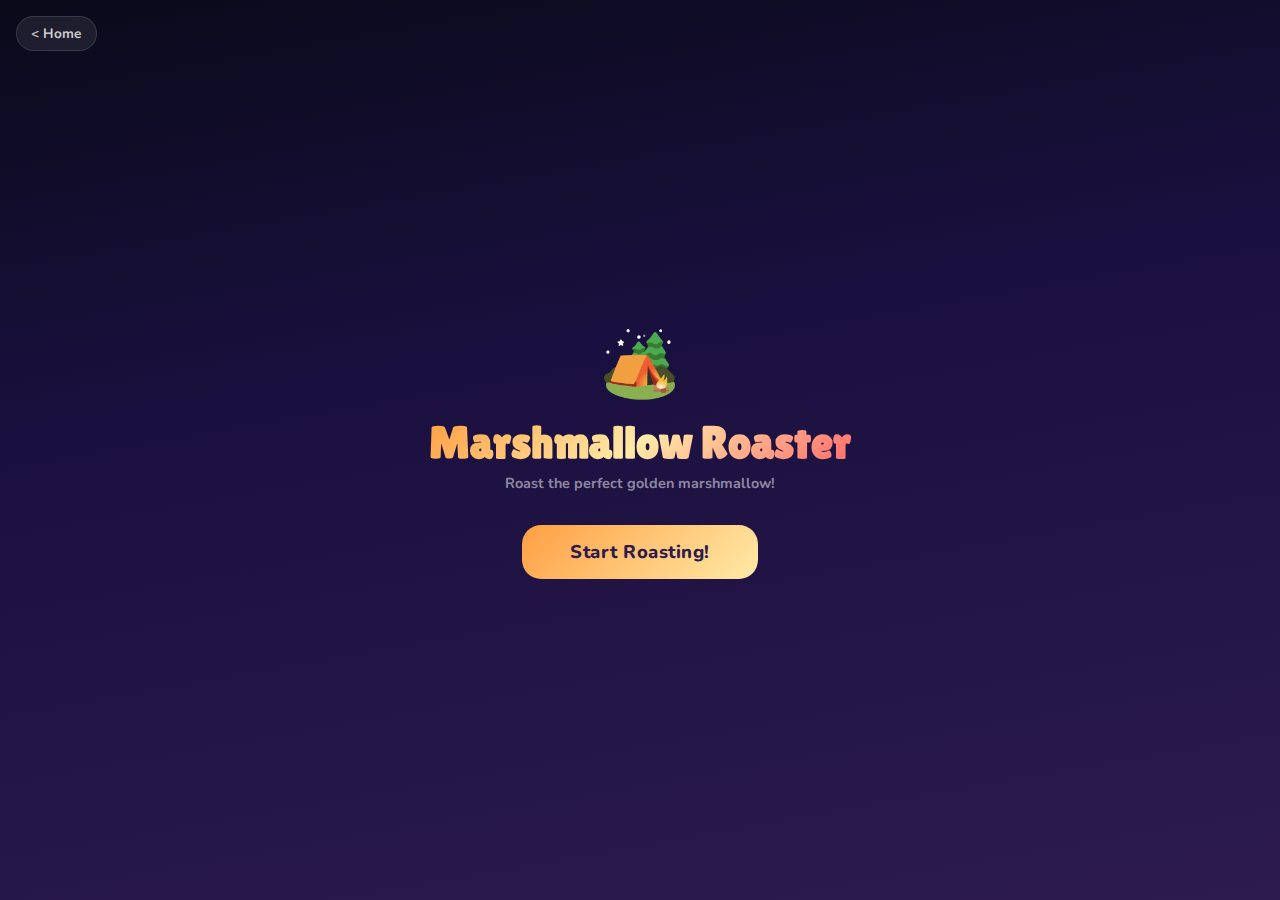
<file: games/marshmallow-game.html>
<!DOCTYPE html>
<html lang="en">
<head>
<meta charset="UTF-8">
<meta name="viewport" content="width=device-width, initial-scale=1.0, user-scalable=no">
<title>Marshmallow Roaster</title>
<link rel="preconnect" href="https://fonts.googleapis.com">
<link href="https://fonts.googleapis.com/css2?family=Lilita+One&family=Nunito:wght@600;700;800;900&display=swap" rel="stylesheet">
<link rel="stylesheet" href="../shared/controls-modal.css">
<style>
  *, *::before, *::after { box-sizing: border-box; margin: 0; padding: 0; }

  :root {
    --night-top: #0a0a1a;
    --night-mid: #1a1a3e;
    --night-bot: #2d1b4e;
    --fire-orange: #ff9f43;
    --fire-red: #ff6b6b;
    --fire-yellow: #ffeaa7;
    --accent-brown: #8b4513;
    --accent-cream: #f5deb3;
    --card-bg: rgba(255,255,255,0.08);
    --card-border: rgba(255,255,255,0.12);
  }

  html, body { height: 100%; overflow: hidden; }

  body {
    font-family: 'Nunito', sans-serif;
    background: var(--night-top);
    color: #fff;
    -webkit-tap-highlight-color: transparent;
    touch-action: none;
    overscroll-behavior: none;
  }

  /* =========== SCREENS =========== */
  .screen {
    position: fixed;
    inset: 0;
    display: flex;
    flex-direction: column;
    align-items: center;
    justify-content: center;
    z-index: 50;
    transition: opacity 0.35s, transform 0.35s;
    padding: 1.5rem;
  }
  .screen.hidden {
    opacity: 0;
    pointer-events: none;
    transform: scale(0.95);
  }

  .menu-bg {
    background: linear-gradient(170deg, #0a0a1a 0%, #1a1040 40%, #2d1b4e 100%);
  }

  .screen h1 {
    font-family: 'Lilita One', cursive;
    font-size: clamp(1.8rem, 7vw, 2.8rem);
    margin-bottom: 0.3rem;
    text-align: center;
  }
  .screen h1 .gradient-text {
    background: linear-gradient(135deg, #ff9f43, #ffeaa7, #ff6b6b);
    -webkit-background-clip: text;
    -webkit-text-fill-color: transparent;
    background-clip: text;
  }

  .screen .subtitle {
    color: rgba(255,255,255,0.5);
    font-weight: 700;
    font-size: 0.9rem;
    margin-bottom: 1.5rem;
    text-align: center;
  }

  .go-btn {
    font-family: 'Nunito', sans-serif;
    font-weight: 800;
    font-size: 1.15rem;
    padding: 0.9rem 3rem;
    background: linear-gradient(135deg, var(--fire-orange), var(--fire-yellow));
    color: #2d1b4e;
    border: none;
    border-radius: 1.2rem;
    cursor: pointer;
    margin-top: 0.5rem;
    transition: transform 0.15s, filter 0.15s;
    letter-spacing: 0.5px;
  }
  .go-btn:active { transform: scale(0.95); filter: brightness(1.1); }

  .back-link {
    position: absolute;
    top: 1rem; left: 1rem;
    display: flex; align-items: center; gap: 0.3rem;
    background: rgba(255,255,255,0.08);
    border: 1px solid rgba(255,255,255,0.12);
    color: #ccc;
    font-family: 'Nunito', sans-serif;
    font-weight: 700;
    font-size: 0.85rem;
    padding: 0.45rem 0.9rem;
    border-radius: 2rem;
    cursor: pointer;
    text-decoration: none;
    transition: background 0.2s;
    z-index: 60;
  }
  .back-link:hover { background: rgba(255,255,255,0.14); color: #fff; }

  /* Menu campfire decoration */
  .campfire-deco {
    font-size: 4rem;
    margin-bottom: 0.5rem;
    animation: fireGlow 1s ease-in-out infinite alternate;
  }
  @keyframes fireGlow {
    0% { filter: drop-shadow(0 0 10px #ff6b00) drop-shadow(0 0 20px #ff9f43); transform: scale(1); }
    100% { filter: drop-shadow(0 0 15px #ff6b00) drop-shadow(0 0 30px #ff9f43); transform: scale(1.05); }
  }

  /* =========== GAME CANVAS =========== */
  #gameCanvas {
    position: fixed;
    top: 0; left: 0;
    width: 100vw;
    height: 100vh;
    z-index: 1;
  }

  /* HUD */
  .hud {
    position: fixed;
    top: 0; left: 0; right: 0;
    z-index: 40;
    display: flex;
    justify-content: space-between;
    align-items: flex-start;
    padding: 0.8rem 1rem;
    pointer-events: none;
  }
  .hud.hidden { display: none; }

  .hud-item {
    background: rgba(0,0,0,0.45);
    backdrop-filter: blur(8px);
    -webkit-backdrop-filter: blur(8px);
    padding: 0.5rem 0.9rem;
    border-radius: 1rem;
    pointer-events: auto;
  }
  .hud-label {
    font-size: 0.6rem;
    text-transform: uppercase;
    letter-spacing: 1px;
    color: rgba(255,255,255,0.5);
    font-weight: 700;
  }
  .hud-value {
    font-family: 'Lilita One', cursive;
    font-size: 1.3rem;
    color: #fff;
  }
  .hud-value.golden { color: #ffd700; }
  .hud-value.burning { color: #ff4444; }

  .hud-menu-btn {
    background: rgba(0,0,0,0.45);
    backdrop-filter: blur(8px);
    -webkit-backdrop-filter: blur(8px);
    padding: 0.5rem 0.9rem;
    border-radius: 1rem;
    border: none;
    color: #ccc;
    font-family: 'Nunito', sans-serif;
    font-weight: 700;
    font-size: 0.8rem;
    cursor: pointer;
    pointer-events: auto;
  }

  /* Mobile controls */
  .mobile-controls {
    position: fixed;
    bottom: 0;
    left: 0; right: 0;
    z-index: 40;
    display: none;
    padding: 0.8rem 1rem 1.2rem;
    justify-content: center;
    align-items: flex-end;
    pointer-events: none;
    gap: 1rem;
  }
  .mobile-controls.visible { display: flex; }

  .ctrl-btn {
    width: 70px; height: 70px;
    background: rgba(255,159,67,0.15);
    border: 2.5px solid rgba(255,159,67,0.8);
    border-radius: 1rem;
    display: flex;
    align-items: center;
    justify-content: center;
    font-size: 1.8rem;
    color: rgb(255,200,100);
    cursor: pointer;
    user-select: none;
    -webkit-user-select: none;
    transition: background 0.1s;
    pointer-events: auto;
  }
  .ctrl-btn:active, .ctrl-btn.pressed {
    background: rgba(255,159,67,0.35);
  }

  /* Result overlay */
  .result-overlay {
    position: fixed;
    inset: 0;
    z-index: 80;
    display: flex;
    flex-direction: column;
    align-items: center;
    justify-content: center;
    background: rgba(0,0,0,0.7);
    backdrop-filter: blur(4px);
    -webkit-backdrop-filter: blur(4px);
    opacity: 0;
    pointer-events: none;
    transition: opacity 0.3s;
    padding: 1.5rem;
  }
  .result-overlay.visible {
    opacity: 1;
    pointer-events: auto;
  }
  .result-card {
    background: rgba(255,255,255,0.08);
    border: 1px solid rgba(255,255,255,0.15);
    border-radius: 1.4rem;
    padding: 2rem 1.5rem;
    text-align: center;
    max-width: 340px;
    width: 100%;
  }
  .result-emoji { font-size: 4rem; margin-bottom: 0.5rem; }
  .result-title {
    font-family: 'Lilita One', cursive;
    font-size: 1.6rem;
    margin-bottom: 0.3rem;
  }
  .result-score { color: rgba(255,255,255,0.7); font-weight: 700; margin-bottom: 0.3rem; }
  .result-best { color: var(--fire-orange); font-weight: 800; font-size: 0.85rem; margin-bottom: 1rem; }
  .result-btns { display: flex; flex-direction: column; gap: 0.5rem; }
  .result-btn {
    font-family: 'Nunito', sans-serif;
    font-weight: 800;
    font-size: 1rem;
    padding: 0.8rem;
    border: none;
    border-radius: 1rem;
    cursor: pointer;
    transition: transform 0.15s;
    text-decoration: none;
    text-align: center;
    display: block;
  }
  .result-btn:active { transform: scale(0.96); }
  .result-primary {
    background: linear-gradient(135deg, var(--fire-orange), var(--fire-yellow));
    color: #2d1b4e;
  }
  .result-secondary {
    background: rgba(255,255,255,0.08);
    border: 1px solid rgba(255,255,255,0.12);
    color: #ccc;
  }

  /* Stars background for menu */
  .stars {
    position: fixed;
    inset: 0;
    pointer-events: none;
    z-index: 0;
    overflow: hidden;
  }
  .star {
    position: absolute;
    width: 3px; height: 3px;
    background: #fff;
    border-radius: 50%;
    animation: twinkle var(--dur, 3s) ease-in-out infinite alternate;
    opacity: 0;
  }
  @keyframes twinkle {
    0% { opacity: 0.1; transform: scale(0.8); }
    100% { opacity: var(--max-o, 0.8); transform: scale(1.2); }
  }

  /* Firefly particles for menu */
  .firefly {
    position: absolute;
    width: 4px; height: 4px;
    background: #ffd700;
    border-radius: 50%;
    animation: fireflyFloat 8s ease-in-out infinite;
    opacity: 0;
    box-shadow: 0 0 6px #ffd700, 0 0 12px #ff9f43;
  }
  @keyframes fireflyFloat {
    0%, 100% { opacity: 0; transform: translate(0, 0); }
    25% { opacity: 0.8; transform: translate(var(--dx, 20px), var(--dy, -30px)); }
    50% { opacity: 0.4; transform: translate(calc(var(--dx, 20px) * 1.5), calc(var(--dy, -30px) * 0.5)); }
    75% { opacity: 0.7; transform: translate(var(--dx, 20px), var(--dy, -30px)); }
  }
</style>
</head>
<body>

<div class="stars" id="stars"></div>
<canvas id="gameCanvas"></canvas>

<!-- ===== START SCREEN ===== -->
<div class="screen menu-bg" id="startScreen">
  <a href="../index.html" class="back-link">< Home</a>

  <div class="campfire-deco">🏕️</div>
  <h1><span class="gradient-text">Marshmallow Roaster</span></h1>
  <p class="subtitle">Roast the perfect golden marshmallow!</p>

  <button class="go-btn" onclick="startGame()">Start Roasting!</button>
</div>

<!-- ===== HUD ===== -->
<div class="hud hidden" id="hud">
  <div class="hud-item">
    <div class="hud-label">Score</div>
    <div class="hud-value" id="hudScore">0</div>
  </div>
  <div class="hud-item">
    <div class="hud-label">Status</div>
    <div class="hud-value" id="hudStatus">Raw</div>
  </div>
  <button class="hud-menu-btn" onclick="backToMenu()">✕</button>
</div>

<!-- ===== MOBILE CONTROLS ===== -->
<div class="mobile-controls" id="mobileControls">
  <button class="ctrl-btn" id="btnUp">▲</button>
  <button class="ctrl-btn" id="btnDown">▼</button>
</div>

<!-- ===== CONTROLS MODAL ===== -->
<div class="controls-overlay" id="controlsOverlay">
  <div class="controls-card">
    <h2>How to Roast</h2>
    <div class="controls-row">
      <div class="key-icon">▲</div>
      <div class="key-icon">▼</div>
      <div class="key-desc">Move marshmallow up & down</div>
    </div>
    <div class="controls-row">
      <div class="key-icon" style="width: auto; padding: 0 12px;">🎯</div>
      <div class="key-desc">Keep it in the golden zone!</div>
    </div>
    <div class="controls-row">
      <div class="key-icon" style="width: auto; padding: 0 12px;">⚠️</div>
      <div class="key-desc">Don't let it catch fire!</div>
    </div>
    <button class="controls-go-btn" onclick="dismissControls()">Let's Roast!</button>
  </div>
</div>

<!-- ===== RESULT OVERLAY ===== -->
<div class="result-overlay" id="resultOverlay">
  <div class="result-card">
    <div class="result-emoji" id="resultEmoji">🍡</div>
    <div class="result-title" id="resultTitle">Perfect S'more!</div>
    <div class="result-score" id="resultScore">Score: 0</div>
    <div class="result-best" id="resultBest">Best: 0</div>
    <div class="result-btns">
      <button class="result-btn result-primary" onclick="restartGame()">Roast Another!</button>
      <a href="../index.html" class="result-btn result-secondary">Back to Home</a>
    </div>
  </div>
</div>

<script>
// ==================== SETUP ====================

const canvas = document.getElementById('gameCanvas');
const ctx = canvas.getContext('2d');

let W, H;
function resizeCanvas() {
  W = canvas.width = window.innerWidth;
  H = canvas.height = window.innerHeight;
}
resizeCanvas();
window.addEventListener('resize', resizeCanvas);

// Detect mobile
const isMobile = ('ontouchstart' in window) || navigator.maxTouchPoints > 0;

// Best score
let bestScore = parseInt(localStorage.getItem('marshmallowBest') || '0', 10);

// ==================== GAME STATE ====================

let game = null;
let animId = null;
let gameRunning = false;
let shownControls = false;

// Input state
const keys = { up: false, down: false };

// Marshmallow states
const MALLOW_RAW = 0;
const MALLOW_TOASTING = 1;
const MALLOW_BURNING = 2;
const MALLOW_BURNT = 3;

// ==================== AUDIO CONTEXT ====================

let audioCtx = null;
let fireNoise = null;

function initAudio() {
  if (audioCtx) return;
  try {
    audioCtx = new (window.AudioContext || window.webkitAudioContext)();

    // Create crackling fire noise
    const bufferSize = audioCtx.sampleRate * 2;
    const buffer = audioCtx.createBuffer(1, bufferSize, audioCtx.sampleRate);
    const data = buffer.getChannelData(0);

    for (let i = 0; i < bufferSize; i++) {
      // Random crackles
      if (Math.random() < 0.001) {
        data[i] = (Math.random() - 0.5) * 0.3;
      } else {
        data[i] = (Math.random() - 0.5) * 0.02;
      }
    }

    fireNoise = audioCtx.createBufferSource();
    fireNoise.buffer = buffer;
    fireNoise.loop = true;

    const gainNode = audioCtx.createGain();
    gainNode.gain.value = 0.15;

    const filter = audioCtx.createBiquadFilter();
    filter.type = 'lowpass';
    filter.frequency.value = 800;

    fireNoise.connect(filter);
    filter.connect(gainNode);
    gainNode.connect(audioCtx.destination);
    fireNoise.start();
  } catch (e) {
    // Audio not supported
  }
}

// ==================== GAME INIT ====================

function initGame() {
  // Fixed stick properties - stick pivots from hand position
  const stickLength = Math.min(W, H) * 0.55; // Fixed length
  const pivotX = W * 0.08; // Hand/pivot point (left side of screen)
  const pivotY = H * 0.48; // Middle height

  // Angle range for stick rotation (in radians)
  const minAngle = -0.45; // Pointing more upward
  const maxAngle = 0.35;  // Pointing more downward

  game = {
    // Stick pivot and angle
    stickPivotX: pivotX,
    stickPivotY: pivotY,
    stickLength: stickLength,
    stickAngle: -0.1, // Current angle
    stickMinAngle: minAngle,
    stickMaxAngle: maxAngle,
    stickAngleSpeed: 0.025,

    // Marshmallow (position calculated from stick angle)
    mallowX: pivotX + Math.cos(-0.1) * stickLength,
    mallowY: pivotY + Math.sin(-0.1) * stickLength,
    mallowRotation: 0,
    mallowRotationSpeed: 0.02,

    // Fire
    fireBaseY: H * 0.78,
    fireHeight: H * 0.18,
    fireOffset: 0, // Oscillating fire height
    firePhase: 0,
    fireSpeed: 0.015, // How fast fire oscillates
    fireAmplitude: H * 0.08, // How much fire moves

    // Zones
    perfectZoneTop: 0,
    perfectZoneBottom: 0,
    burnZoneTop: 0,

    // Roasting state
    roastLevel: 0, // 0 = raw, 100 = perfect, 150+ = burnt
    mallowState: MALLOW_RAW,
    mallowOnFire: false,
    fireTimer: 0, // How long on fire

    // Score
    score: 0,
    scoreMultiplier: 1,
    perfectTime: 0, // Time spent in perfect zone

    // Difficulty
    level: 1,
    levelTimer: 0,

    // Visual effects
    fireParticles: [],
    smokeParticles: [],
    sparkParticles: [],
    mallowGlow: 0,

    // Game state
    gameOver: false,
    gameOverTimer: 0,

    frameCount: 0,
  };

  // Pre-fill particles
  for (let i = 0; i < 40; i++) {
    game.fireParticles.push(createFireParticle());
  }
  for (let i = 0; i < 15; i++) {
    game.smokeParticles.push(createSmokeParticle());
  }

  updateZones();
}

function updateZones() {
  // Calculate current fire top position
  const fireTop = game.fireBaseY - game.fireHeight + game.fireOffset;

  // Perfect zone is just above the flame tips
  game.perfectZoneBottom = fireTop - 10;
  game.perfectZoneTop = fireTop - H * 0.12;

  // Burn zone is in/near the flames
  game.burnZoneTop = fireTop + H * 0.03;
}

// ==================== PARTICLE SYSTEMS ====================

function createFireParticle() {
  const fireWidth = W * 0.2;
  return {
    x: W * 0.5 + (Math.random() - 0.5) * fireWidth,
    y: game ? game.fireBaseY : H * 0.78,
    vx: (Math.random() - 0.5) * 1,
    vy: -2 - Math.random() * 3,
    life: 40 + Math.random() * 30,
    maxLife: 40 + Math.random() * 30,
    size: 8 + Math.random() * 15,
    hue: Math.random() < 0.3 ? 50 : (Math.random() < 0.5 ? 30 : 15), // yellow, orange, red
  };
}

function createSmokeParticle() {
  return {
    x: W * 0.5 + (Math.random() - 0.5) * 40,
    y: game ? (game.fireBaseY - game.fireHeight - 20) : H * 0.58,
    vx: (Math.random() - 0.5) * 0.5,
    vy: -0.5 - Math.random() * 1,
    life: 80 + Math.random() * 60,
    maxLife: 80 + Math.random() * 60,
    size: 15 + Math.random() * 20,
    opacity: 0.1 + Math.random() * 0.15,
  };
}

function createSparkParticle(x, y) {
  return {
    x: x,
    y: y,
    vx: (Math.random() - 0.5) * 4,
    vy: -3 - Math.random() * 4,
    life: 20 + Math.random() * 20,
    maxLife: 20 + Math.random() * 20,
    size: 2 + Math.random() * 3,
  };
}

// ==================== DRAWING ====================

function drawBackground() {
  // Night sky gradient
  const skyGrad = ctx.createLinearGradient(0, 0, 0, H);
  skyGrad.addColorStop(0, '#0a0a1a');
  skyGrad.addColorStop(0.4, '#1a1040');
  skyGrad.addColorStop(0.7, '#2d1b4e');
  skyGrad.addColorStop(1, '#1a1a2e');
  ctx.fillStyle = skyGrad;
  ctx.fillRect(0, 0, W, H);

  // Stars
  ctx.fillStyle = '#fff';
  for (let i = 0; i < 50; i++) {
    const x = (i * 137.5) % W;
    const y = (i * 89.3) % (H * 0.5);
    const twinkle = Math.sin(game.frameCount * 0.03 + i) * 0.5 + 0.5;
    ctx.globalAlpha = 0.3 + twinkle * 0.5;
    ctx.beginPath();
    ctx.arc(x, y, 1 + Math.random(), 0, Math.PI * 2);
    ctx.fill();
  }
  ctx.globalAlpha = 1;

  // Moon
  ctx.fillStyle = '#f5f5dc';
  ctx.beginPath();
  ctx.arc(W * 0.85, H * 0.12, 25, 0, Math.PI * 2);
  ctx.fill();
  ctx.fillStyle = '#e8e8c8';
  ctx.beginPath();
  ctx.arc(W * 0.85 - 3, H * 0.12 + 2, 4, 0, Math.PI * 2);
  ctx.fill();
  ctx.beginPath();
  ctx.arc(W * 0.85 + 5, H * 0.12 - 5, 3, 0, Math.PI * 2);
  ctx.fill();

  // Distant treeline
  ctx.fillStyle = '#0d1117';
  for (let x = 0; x < W + 40; x += 35) {
    const treeH = 50 + Math.sin(x * 0.1) * 20;
    const baseY = H * 0.55;
    ctx.beginPath();
    ctx.moveTo(x - 18, baseY);
    ctx.lineTo(x, baseY - treeH);
    ctx.lineTo(x + 18, baseY);
    ctx.fill();
  }

  // Ground
  const groundGrad = ctx.createLinearGradient(0, H * 0.55, 0, H);
  groundGrad.addColorStop(0, '#1a2f1a');
  groundGrad.addColorStop(0.3, '#1a3520');
  groundGrad.addColorStop(1, '#0d1f0d');
  ctx.fillStyle = groundGrad;
  ctx.fillRect(0, H * 0.55, W, H * 0.45);

  // Grass tufts near fire
  ctx.fillStyle = '#2d4a2d';
  for (let i = 0; i < 20; i++) {
    const gx = i * (W / 20) + 10;
    const gy = H * 0.85 + Math.sin(i * 1.5) * 8;
    ctx.beginPath();
    ctx.moveTo(gx - 5, gy);
    ctx.quadraticCurveTo(gx - 2, gy - 12, gx, gy);
    ctx.quadraticCurveTo(gx + 2, gy - 14, gx + 4, gy);
    ctx.fill();
  }
}

function drawStump() {
  // S'mores ingredients stump (right side)
  const stumpX = W * 0.78;
  const stumpY = H * 0.72;

  // Fire glow on stump
  const glowIntensity = 0.15 + Math.sin(game.frameCount * 0.1) * 0.05;
  ctx.fillStyle = `rgba(255, 150, 50, ${glowIntensity})`;
  ctx.beginPath();
  ctx.ellipse(stumpX, stumpY + 10, 50, 20, 0, 0, Math.PI * 2);
  ctx.fill();

  // Stump body
  ctx.fillStyle = '#4a3728';
  ctx.beginPath();
  ctx.ellipse(stumpX, stumpY + 25, 35, 12, 0, 0, Math.PI * 2);
  ctx.fill();
  ctx.fillRect(stumpX - 35, stumpY - 15, 70, 40);

  // Stump top
  ctx.fillStyle = '#5a4738';
  ctx.beginPath();
  ctx.ellipse(stumpX, stumpY - 15, 35, 12, 0, 0, Math.PI * 2);
  ctx.fill();

  // Wood rings
  ctx.strokeStyle = '#6a5748';
  ctx.lineWidth = 1;
  for (let r = 10; r < 30; r += 8) {
    ctx.beginPath();
    ctx.ellipse(stumpX, stumpY - 15, r, r * 0.35, 0, 0, Math.PI * 2);
    ctx.stroke();
  }

  // Graham crackers (stacked)
  ctx.fillStyle = '#d4a76a';
  ctx.fillRect(stumpX - 18, stumpY - 28, 22, 4);
  ctx.fillRect(stumpX - 16, stumpY - 33, 22, 4);
  // Cracker texture
  ctx.fillStyle = '#c49a5a';
  for (let i = 0; i < 3; i++) {
    ctx.fillRect(stumpX - 15 + i * 7, stumpY - 27, 1, 2);
    ctx.fillRect(stumpX - 13 + i * 7, stumpY - 32, 1, 2);
  }

  // Chocolate squares
  ctx.fillStyle = '#3d2314';
  ctx.fillRect(stumpX + 5, stumpY - 30, 16, 10);
  ctx.fillRect(stumpX + 8, stumpY - 32, 16, 10);
  // Chocolate segments
  ctx.strokeStyle = '#2d1810';
  ctx.lineWidth = 0.5;
  ctx.beginPath();
  ctx.moveTo(stumpX + 13, stumpY - 30);
  ctx.lineTo(stumpX + 13, stumpY - 20);
  ctx.moveTo(stumpX + 16, stumpY - 32);
  ctx.lineTo(stumpX + 16, stumpY - 22);
  ctx.stroke();
}

function drawFirePit() {
  const fireX = W * 0.5;
  const fireY = game.fireBaseY;

  // Fire glow on ground
  const glowRadius = 120 + Math.sin(game.frameCount * 0.15) * 20;
  const glowGrad = ctx.createRadialGradient(fireX, fireY, 0, fireX, fireY, glowRadius);
  glowGrad.addColorStop(0, 'rgba(255, 150, 50, 0.4)');
  glowGrad.addColorStop(0.5, 'rgba(255, 100, 30, 0.15)');
  glowGrad.addColorStop(1, 'rgba(255, 50, 0, 0)');
  ctx.fillStyle = glowGrad;
  ctx.fillRect(fireX - glowRadius, fireY - glowRadius * 0.5, glowRadius * 2, glowRadius);

  // Stone ring
  ctx.fillStyle = '#4a4a4a';
  const stoneCount = 12;
  for (let i = 0; i < stoneCount; i++) {
    const angle = (i / stoneCount) * Math.PI * 2;
    const sx = fireX + Math.cos(angle) * 55;
    const sy = fireY + Math.sin(angle) * 18 + 5;
    const sw = 18 + Math.sin(i * 2) * 4;
    const sh = 12 + Math.cos(i * 3) * 3;

    // Stone shadow
    ctx.fillStyle = '#2a2a2a';
    ctx.beginPath();
    ctx.ellipse(sx + 2, sy + 2, sw / 2, sh / 2, angle * 0.2, 0, Math.PI * 2);
    ctx.fill();

    // Stone
    ctx.fillStyle = '#5a5a5a';
    ctx.beginPath();
    ctx.ellipse(sx, sy, sw / 2, sh / 2, angle * 0.2, 0, Math.PI * 2);
    ctx.fill();

    // Stone highlight
    ctx.fillStyle = `rgba(255, 150, 80, ${0.1 + Math.sin(game.frameCount * 0.1 + i) * 0.05})`;
    ctx.beginPath();
    ctx.ellipse(sx, sy, sw / 2, sh / 2, angle * 0.2, 0, Math.PI * 2);
    ctx.fill();
  }

  // Logs
  ctx.fillStyle = '#3d2817';
  // Log 1
  ctx.save();
  ctx.translate(fireX - 25, fireY);
  ctx.rotate(-0.3);
  ctx.beginPath();
  ctx.roundRect(-25, -6, 50, 12, 4);
  ctx.fill();
  ctx.restore();
  // Log 2
  ctx.save();
  ctx.translate(fireX + 25, fireY);
  ctx.rotate(0.3);
  ctx.beginPath();
  ctx.roundRect(-25, -6, 50, 12, 4);
  ctx.fill();
  ctx.restore();
  // Log ends (glowing)
  const logGlow = 0.3 + Math.sin(game.frameCount * 0.2) * 0.2;
  ctx.fillStyle = `rgba(255, 100, 0, ${logGlow})`;
  ctx.beginPath();
  ctx.arc(fireX - 45, fireY - 3, 6, 0, Math.PI * 2);
  ctx.fill();
  ctx.beginPath();
  ctx.arc(fireX + 45, fireY - 3, 6, 0, Math.PI * 2);
  ctx.fill();
}

function drawFire() {
  const fireX = W * 0.5;
  const fireY = game.fireBaseY;
  const fireTop = fireY - game.fireHeight + game.fireOffset;

  // Update and draw fire particles
  game.fireParticles.forEach((p, i) => {
    p.x += p.vx + Math.sin(game.frameCount * 0.1 + i) * 0.5;
    p.y += p.vy;
    p.life--;
    p.size *= 0.97;

    if (p.life <= 0 || p.size < 2) {
      Object.assign(p, createFireParticle());
      p.y = fireY;
    }

    const alpha = (p.life / p.maxLife) * 0.9;
    const gradient = ctx.createRadialGradient(p.x, p.y, 0, p.x, p.y, p.size);
    gradient.addColorStop(0, `hsla(${p.hue}, 100%, 60%, ${alpha})`);
    gradient.addColorStop(0.4, `hsla(${p.hue - 10}, 100%, 50%, ${alpha * 0.7})`);
    gradient.addColorStop(1, `hsla(${p.hue - 20}, 100%, 30%, 0)`);

    ctx.fillStyle = gradient;
    ctx.beginPath();
    ctx.arc(p.x, p.y, p.size, 0, Math.PI * 2);
    ctx.fill();
  });

  // Main flame shape
  const flameGrad = ctx.createLinearGradient(fireX, fireY, fireX, fireTop);
  flameGrad.addColorStop(0, 'rgba(255, 100, 0, 0.9)');
  flameGrad.addColorStop(0.3, 'rgba(255, 150, 0, 0.8)');
  flameGrad.addColorStop(0.6, 'rgba(255, 200, 50, 0.6)');
  flameGrad.addColorStop(1, 'rgba(255, 255, 100, 0)');

  ctx.fillStyle = flameGrad;
  ctx.beginPath();
  const waveOffset = Math.sin(game.frameCount * 0.15) * 8;
  ctx.moveTo(fireX - 40, fireY);
  ctx.quadraticCurveTo(fireX - 30 + waveOffset, fireY - game.fireHeight * 0.5, fireX - 10, fireTop + 20);
  ctx.quadraticCurveTo(fireX + waveOffset * 0.5, fireTop - 10, fireX + 10, fireTop + 20);
  ctx.quadraticCurveTo(fireX + 30 - waveOffset, fireY - game.fireHeight * 0.5, fireX + 40, fireY);
  ctx.fill();

  // Inner bright core
  const coreGrad = ctx.createLinearGradient(fireX, fireY - 10, fireX, fireTop + 30);
  coreGrad.addColorStop(0, 'rgba(255, 255, 200, 0.8)');
  coreGrad.addColorStop(0.5, 'rgba(255, 220, 100, 0.5)');
  coreGrad.addColorStop(1, 'rgba(255, 180, 50, 0)');

  ctx.fillStyle = coreGrad;
  ctx.beginPath();
  ctx.moveTo(fireX - 20, fireY - 10);
  ctx.quadraticCurveTo(fireX + waveOffset * 0.3, fireTop + 40, fireX + 20, fireY - 10);
  ctx.fill();
}

function drawSmoke() {
  game.smokeParticles.forEach((p, i) => {
    p.x += p.vx + Math.sin(game.frameCount * 0.02 + i) * 0.3;
    p.y += p.vy;
    p.life--;
    p.size += 0.2;

    if (p.life <= 0) {
      Object.assign(p, createSmokeParticle());
    }

    const alpha = (p.life / p.maxLife) * p.opacity;
    ctx.fillStyle = `rgba(100, 100, 120, ${alpha})`;
    ctx.beginPath();
    ctx.arc(p.x, p.y, p.size, 0, Math.PI * 2);
    ctx.fill();
  });
}

function drawStick() {
  const pivotX = game.stickPivotX;
  const pivotY = game.stickPivotY;
  const length = game.stickLength;
  const angle = game.stickAngle;

  // Calculate end point (where marshmallow attaches)
  const endX = pivotX + Math.cos(angle) * length;
  const endY = pivotY + Math.sin(angle) * length;

  // Store for marshmallow drawing
  game.mallowX = endX;
  game.mallowY = endY;

  // Natural stick has slight curve/wobble - use bezier with subtle control points
  // The stick bends slightly downward due to weight
  const bendAmount = 12 + (angle - game.stickMinAngle) / (game.stickMaxAngle - game.stickMinAngle) * 8;
  const midX = pivotX + Math.cos(angle) * length * 0.5;
  const midY = pivotY + Math.sin(angle) * length * 0.5 + bendAmount;

  // Slight irregularity for natural look
  const wobble1X = pivotX + Math.cos(angle) * length * 0.3;
  const wobble1Y = pivotY + Math.sin(angle) * length * 0.3 + bendAmount * 0.4;
  const wobble2X = pivotX + Math.cos(angle) * length * 0.7;
  const wobble2Y = pivotY + Math.sin(angle) * length * 0.7 + bendAmount * 0.8;

  ctx.lineCap = 'round';
  ctx.lineJoin = 'round';

  // Stick shadow
  ctx.strokeStyle = 'rgba(0,0,0,0.25)';
  ctx.lineWidth = 9;
  ctx.beginPath();
  ctx.moveTo(pivotX + 4, pivotY + 4);
  ctx.bezierCurveTo(wobble1X + 4, wobble1Y + 4, wobble2X + 4, wobble2Y + 4, endX + 4, endY + 4);
  ctx.stroke();

  // Main stick - dark bark base
  ctx.strokeStyle = '#3d2817';
  ctx.lineWidth = 8;
  ctx.beginPath();
  ctx.moveTo(pivotX, pivotY);
  ctx.bezierCurveTo(wobble1X, wobble1Y, wobble2X, wobble2Y, endX, endY);
  ctx.stroke();

  // Lighter wood layer
  const woodGrad = ctx.createLinearGradient(pivotX, pivotY, endX, endY);
  woodGrad.addColorStop(0, '#6B5344');
  woodGrad.addColorStop(0.2, '#7a6350');
  woodGrad.addColorStop(0.4, '#5d4a3a');
  woodGrad.addColorStop(0.6, '#6B5344');
  woodGrad.addColorStop(0.8, '#54433a');
  woodGrad.addColorStop(1, '#4a3828');

  ctx.strokeStyle = woodGrad;
  ctx.lineWidth = 6;
  ctx.beginPath();
  ctx.moveTo(pivotX, pivotY);
  ctx.bezierCurveTo(wobble1X, wobble1Y, wobble2X, wobble2Y, endX, endY);
  ctx.stroke();

  // Bark texture - small dark lines/knots along the stick
  ctx.strokeStyle = '#2d1810';
  ctx.lineWidth = 1;
  for (let i = 0; i < 8; i++) {
    const t = 0.1 + i * 0.1 + (Math.sin(i * 7.3) * 0.03); // Slightly irregular spacing
    const px = pivotX + (endX - pivotX) * t;
    const py = pivotY + (endY - pivotY) * t + bendAmount * t * (1 - t) * 4;

    // Small bark marks
    const markAngle = angle + Math.PI / 2 + (Math.sin(i * 3.7) * 0.3);
    const markLen = 2 + Math.sin(i * 5.1) * 1.5;

    ctx.beginPath();
    ctx.moveTo(px - Math.cos(markAngle) * markLen, py - Math.sin(markAngle) * markLen);
    ctx.lineTo(px + Math.cos(markAngle) * markLen, py + Math.sin(markAngle) * markLen);
    ctx.stroke();
  }

  // Occasional knots
  ctx.fillStyle = '#2d1810';
  const knot1T = 0.25;
  const knot1X = pivotX + (endX - pivotX) * knot1T;
  const knot1Y = pivotY + (endY - pivotY) * knot1T + bendAmount * knot1T * (1 - knot1T) * 4;
  ctx.beginPath();
  ctx.ellipse(knot1X, knot1Y + 1, 3, 2, angle, 0, Math.PI * 2);
  ctx.fill();

  const knot2T = 0.6;
  const knot2X = pivotX + (endX - pivotX) * knot2T;
  const knot2Y = pivotY + (endY - pivotY) * knot2T + bendAmount * knot2T * (1 - knot2T) * 4;
  ctx.beginPath();
  ctx.ellipse(knot2X, knot2Y - 1, 2, 1.5, angle + 0.2, 0, Math.PI * 2);
  ctx.fill();

  // Top highlight for 3D effect
  ctx.strokeStyle = 'rgba(255,255,255,0.08)';
  ctx.lineWidth = 2;
  ctx.beginPath();
  ctx.moveTo(pivotX, pivotY - 2);
  ctx.bezierCurveTo(wobble1X, wobble1Y - 2, wobble2X, wobble2Y - 2, endX, endY - 2);
  ctx.stroke();

  // Fire glow on stick (near the end)
  const glowIntensity = 0.15 + Math.sin(game.frameCount * 0.1) * 0.05;
  const glowT = 0.85;
  const glowX = pivotX + (endX - pivotX) * glowT;
  const glowY = pivotY + (endY - pivotY) * glowT + bendAmount * glowT * (1 - glowT) * 4;

  const fireGlow = ctx.createRadialGradient(glowX, glowY + 20, 0, glowX, glowY + 20, 40);
  fireGlow.addColorStop(0, `rgba(255, 150, 50, ${glowIntensity})`);
  fireGlow.addColorStop(1, 'rgba(255, 100, 30, 0)');
  ctx.fillStyle = fireGlow;
  ctx.fillRect(glowX - 40, glowY - 20, 80, 80);
}

function drawMarshmallow() {
  const x = game.mallowX;
  const y = game.mallowY;
  const rotation = game.mallowRotation;

  ctx.save();
  ctx.translate(x, y);
  ctx.rotate(rotation);

  // Size varies slightly with roast
  const baseSize = 22;
  const size = baseSize + (game.roastLevel > 100 ? (game.roastLevel - 100) * 0.05 : 0);

  // Determine color based on roast level
  let baseColor, shadowColor, highlightColor;

  if (game.roastLevel < 20) {
    // Raw - white
    baseColor = '#f5f5f5';
    shadowColor = '#e0e0e0';
    highlightColor = '#ffffff';
  } else if (game.roastLevel < 50) {
    // Warming - slight cream
    const t = (game.roastLevel - 20) / 30;
    baseColor = lerpColor('#f5f5f5', '#f5e6d3', t);
    shadowColor = lerpColor('#e0e0e0', '#e0d0b8', t);
    highlightColor = '#ffffff';
  } else if (game.roastLevel < 80) {
    // Light golden
    const t = (game.roastLevel - 50) / 30;
    baseColor = lerpColor('#f5e6d3', '#daa520', t);
    shadowColor = lerpColor('#e0d0b8', '#b8860b', t);
    highlightColor = lerpColor('#ffffff', '#ffd700', t);
  } else if (game.roastLevel < 100) {
    // Perfect golden brown
    const t = (game.roastLevel - 80) / 20;
    baseColor = lerpColor('#daa520', '#cd853f', t);
    shadowColor = lerpColor('#b8860b', '#8b4513', t);
    highlightColor = lerpColor('#ffd700', '#daa520', t);
  } else if (game.roastLevel < 130) {
    // Getting dark
    const t = (game.roastLevel - 100) / 30;
    baseColor = lerpColor('#cd853f', '#4a3728', t);
    shadowColor = lerpColor('#8b4513', '#2d1810', t);
    highlightColor = lerpColor('#daa520', '#8b4513', t);
  } else {
    // Burnt black
    baseColor = '#1a1a1a';
    shadowColor = '#0a0a0a';
    highlightColor = '#3a3a3a';
  }

  // Fire glow when marshmallow is on fire
  if (game.mallowOnFire) {
    const fireGlow = 0.5 + Math.sin(game.frameCount * 0.3) * 0.3;
    const glowGrad = ctx.createRadialGradient(0, 0, size, 0, 0, size * 2.5);
    glowGrad.addColorStop(0, `rgba(255, 100, 0, ${fireGlow})`);
    glowGrad.addColorStop(0.5, `rgba(255, 50, 0, ${fireGlow * 0.5})`);
    glowGrad.addColorStop(1, 'rgba(255, 0, 0, 0)');
    ctx.fillStyle = glowGrad;
    ctx.beginPath();
    ctx.arc(0, 0, size * 2.5, 0, Math.PI * 2);
    ctx.fill();
  }

  // Marshmallow shadow
  ctx.fillStyle = 'rgba(0,0,0,0.2)';
  ctx.beginPath();
  ctx.ellipse(3, 3, size * 0.9, size * 1.1, 0, 0, Math.PI * 2);
  ctx.fill();

  // Main marshmallow body (cylinder-ish)
  const bodyGrad = ctx.createLinearGradient(-size, 0, size, 0);
  bodyGrad.addColorStop(0, shadowColor);
  bodyGrad.addColorStop(0.3, baseColor);
  bodyGrad.addColorStop(0.7, baseColor);
  bodyGrad.addColorStop(1, shadowColor);

  ctx.fillStyle = bodyGrad;
  ctx.beginPath();
  ctx.ellipse(0, 0, size * 0.85, size * 1.15, 0, 0, Math.PI * 2);
  ctx.fill();

  // Top highlight
  ctx.fillStyle = highlightColor;
  ctx.globalAlpha = 0.4;
  ctx.beginPath();
  ctx.ellipse(-size * 0.2, -size * 0.4, size * 0.3, size * 0.2, -0.3, 0, Math.PI * 2);
  ctx.fill();
  ctx.globalAlpha = 1;

  // Roast spots (gradual browning pattern)
  if (game.roastLevel > 30) {
    const spotIntensity = Math.min((game.roastLevel - 30) / 70, 1);
    ctx.fillStyle = `rgba(139, 69, 19, ${spotIntensity * 0.5})`;

    // Random-looking but consistent spots
    for (let i = 0; i < 5; i++) {
      const angle = i * 1.2 + rotation * 2;
      const spotX = Math.cos(angle) * size * 0.5;
      const spotY = Math.sin(angle) * size * 0.7;
      const spotSize = 4 + (i % 3) * 2;
      ctx.beginPath();
      ctx.arc(spotX, spotY, spotSize * spotIntensity, 0, Math.PI * 2);
      ctx.fill();
    }
  }

  // Fire on marshmallow
  if (game.mallowOnFire) {
    // Mini flames
    for (let i = 0; i < 5; i++) {
      const flameAngle = (i / 5) * Math.PI * 2 + game.frameCount * 0.1;
      const flameX = Math.cos(flameAngle) * size * 0.6;
      const flameY = Math.sin(flameAngle) * size * 0.8 - 5;
      const flameH = 12 + Math.sin(game.frameCount * 0.3 + i) * 5;

      const flameGrad = ctx.createLinearGradient(flameX, flameY, flameX, flameY - flameH);
      flameGrad.addColorStop(0, 'rgba(255, 100, 0, 0.9)');
      flameGrad.addColorStop(0.5, 'rgba(255, 200, 0, 0.6)');
      flameGrad.addColorStop(1, 'rgba(255, 255, 0, 0)');

      ctx.fillStyle = flameGrad;
      ctx.beginPath();
      ctx.moveTo(flameX - 4, flameY);
      ctx.quadraticCurveTo(flameX, flameY - flameH, flameX + 4, flameY);
      ctx.fill();
    }

    // Spawn sparks
    if (game.frameCount % 5 === 0) {
      game.sparkParticles.push(createSparkParticle(x, y - size));
    }
  }

  // Stick insertion point
  ctx.fillStyle = '#6B5344';
  ctx.beginPath();
  ctx.ellipse(0, size * 0.9, 4, 3, 0, 0, Math.PI * 2);
  ctx.fill();

  ctx.restore();
}

function drawSparks() {
  game.sparkParticles.forEach((p, i) => {
    p.x += p.vx;
    p.y += p.vy;
    p.vy += 0.15; // gravity
    p.life--;

    const alpha = p.life / p.maxLife;
    ctx.fillStyle = `rgba(255, 200, 50, ${alpha})`;
    ctx.beginPath();
    ctx.arc(p.x, p.y, p.size * alpha, 0, Math.PI * 2);
    ctx.fill();
  });
  game.sparkParticles = game.sparkParticles.filter(p => p.life > 0);
}

function drawPerfectZone() {
  // Visual indicator for the perfect roasting zone
  // Zone spans horizontally where marshmallow can reach
  const zoneLeft = W * 0.35;
  const zoneRight = W * 0.75;
  const zoneTop = game.perfectZoneTop;
  const zoneBot = game.perfectZoneBottom;
  const zoneWidth = zoneRight - zoneLeft;

  // Subtle gradient zone indicator
  const zoneGrad = ctx.createLinearGradient(0, zoneTop, 0, zoneBot);
  zoneGrad.addColorStop(0, 'rgba(100, 255, 100, 0.03)');
  zoneGrad.addColorStop(0.5, 'rgba(100, 255, 100, 0.08)');
  zoneGrad.addColorStop(1, 'rgba(100, 255, 100, 0.03)');

  ctx.fillStyle = zoneGrad;
  ctx.fillRect(zoneLeft, zoneTop, zoneWidth, zoneBot - zoneTop);

  // Zone border lines (dashed)
  ctx.strokeStyle = 'rgba(100, 255, 100, 0.25)';
  ctx.lineWidth = 1;
  ctx.setLineDash([8, 6]);
  ctx.beginPath();
  ctx.moveTo(zoneLeft, zoneTop);
  ctx.lineTo(zoneRight, zoneTop);
  ctx.moveTo(zoneLeft, zoneBot);
  ctx.lineTo(zoneRight, zoneBot);
  ctx.stroke();
  ctx.setLineDash([]);

  // Small label
  ctx.fillStyle = 'rgba(100, 255, 100, 0.4)';
  ctx.font = '10px Nunito, sans-serif';
  ctx.fillText('PERFECT', zoneRight + 5, (zoneTop + zoneBot) / 2 + 3);
}

function drawHUD() {
  // Status text updates
  const hudStatus = document.getElementById('hudStatus');
  let statusText = 'Raw';
  let statusClass = '';

  if (game.mallowOnFire) {
    statusText = 'ON FIRE!';
    statusClass = 'burning';
  } else if (game.roastLevel >= 130) {
    statusText = 'Burnt';
    statusClass = 'burning';
  } else if (game.roastLevel >= 100) {
    statusText = 'Overdone';
    statusClass = 'burning';
  } else if (game.roastLevel >= 80) {
    statusText = 'Perfect!';
    statusClass = 'golden';
  } else if (game.roastLevel >= 50) {
    statusText = 'Golden';
    statusClass = 'golden';
  } else if (game.roastLevel >= 20) {
    statusText = 'Toasting';
    statusClass = '';
  }

  hudStatus.textContent = statusText;
  hudStatus.className = 'hud-value ' + statusClass;

  document.getElementById('hudScore').textContent = Math.floor(game.score);
}

// Color lerp helper
function lerpColor(c1, c2, t) {
  const hex = (c) => parseInt(c.slice(1), 16);
  const r1 = (hex(c1) >> 16) & 255;
  const g1 = (hex(c1) >> 8) & 255;
  const b1 = hex(c1) & 255;
  const r2 = (hex(c2) >> 16) & 255;
  const g2 = (hex(c2) >> 8) & 255;
  const b2 = hex(c2) & 255;

  const r = Math.round(r1 + (r2 - r1) * t);
  const g = Math.round(g1 + (g2 - g1) * t);
  const b = Math.round(b1 + (b2 - b1) * t);

  return `rgb(${r},${g},${b})`;
}

// ==================== GAME LOOP ====================

function update() {
  if (game.gameOver) {
    game.gameOverTimer++;
    if (game.gameOverTimer > 60) {
      showResult();
    }
    return;
  }

  game.frameCount++;

  // Input - rotate stick up/down (changes angle)
  if (keys.up) {
    game.stickAngle = Math.max(game.stickMinAngle, game.stickAngle - game.stickAngleSpeed);
  }
  if (keys.down) {
    game.stickAngle = Math.min(game.stickMaxAngle, game.stickAngle + game.stickAngleSpeed);
  }

  // Calculate marshmallow position from stick angle
  // (This is also done in drawStick, but we need it here for collision)
  const endX = game.stickPivotX + Math.cos(game.stickAngle) * game.stickLength;
  const endY = game.stickPivotY + Math.sin(game.stickAngle) * game.stickLength;
  game.mallowX = endX;
  game.mallowY = endY;

  // Rotate marshmallow on stick
  game.mallowRotation += game.mallowRotationSpeed;

  // Fire oscillation
  game.firePhase += game.fireSpeed;
  game.fireOffset = Math.sin(game.firePhase) * game.fireAmplitude;

  // Update zones based on fire position
  updateZones();

  // Determine roasting state based on marshmallow Y position
  const mallowY = game.mallowY;

  // Check if in burn zone (in flames)
  if (mallowY > game.burnZoneTop) {
    // In the fire! Catch fire!
    if (!game.mallowOnFire) {
      game.mallowOnFire = true;
      game.fireTimer = 0;
    }
    game.fireTimer++;
    game.roastLevel += 2; // Burns fast
    game.mallowState = MALLOW_BURNING;
  }
  // Perfect zone
  else if (mallowY >= game.perfectZoneTop && mallowY <= game.perfectZoneBottom) {
    game.mallowState = MALLOW_TOASTING;
    game.roastLevel += 0.15; // Slow, controlled roasting
    game.perfectTime++;

    // Bonus points for staying in perfect zone
    if (game.roastLevel >= 50 && game.roastLevel < 100) {
      game.score += 2 * game.scoreMultiplier;
      game.scoreMultiplier = Math.min(game.scoreMultiplier + 0.001, 3);
    } else {
      game.score += 0.5;
    }
  }
  // Above perfect zone (raw/cooling)
  else if (mallowY < game.perfectZoneTop) {
    game.mallowState = MALLOW_RAW;
    // Very slow roasting from ambient heat if somewhat close to fire
    const distFromZone = game.perfectZoneTop - mallowY;
    if (distFromZone < 80) {
      game.roastLevel += 0.02;
    }
    game.scoreMultiplier = Math.max(1, game.scoreMultiplier - 0.01);
    game.score += 0.1;
  }
  // Below perfect but above burn
  else {
    game.mallowState = MALLOW_TOASTING;
    game.roastLevel += 0.5; // Faster roasting, risky
    game.score += 1;
  }

  // If on fire, keep burning until too burnt
  if (game.mallowOnFire) {
    game.roastLevel += 0.8;

    // Can put out fire by moving up quickly
    if (mallowY < game.perfectZoneTop - 30) {
      game.mallowOnFire = false;
    }
  }

  // Check for burnt (game over)
  if (game.roastLevel >= 150) {
    game.mallowState = MALLOW_BURNT;
    game.gameOver = true;
    game.gameOverTimer = 0;
  }

  // Difficulty progression
  game.levelTimer++;
  if (game.levelTimer > 600) { // Every ~10 seconds
    game.levelTimer = 0;
    game.level++;
    game.fireSpeed = Math.min(0.025, game.fireSpeed + 0.002);
    game.fireAmplitude = Math.min(H * 0.12, game.fireAmplitude + H * 0.005);
  }

  drawHUD();
}

function render() {
  ctx.clearRect(0, 0, W, H);

  drawBackground();
  drawStump();
  drawFirePit();
  drawSmoke();
  drawPerfectZone();
  drawFire();
  drawStick();
  drawMarshmallow();
  drawSparks();
}

function gameLoop() {
  if (!gameRunning) return;
  update();
  render();
  animId = requestAnimationFrame(gameLoop);
}

// ==================== GAME FLOW ====================

function startGame() {
  initAudio();
  document.getElementById('startScreen').classList.add('hidden');
  document.getElementById('hud').classList.remove('hidden');
  if (isMobile) document.getElementById('mobileControls').classList.add('visible');

  initGame();

  if (!shownControls) {
    shownControls = true;
    document.getElementById('controlsOverlay').classList.add('visible');
  } else {
    gameRunning = true;
    gameLoop();
  }
}

function dismissControls() {
  document.getElementById('controlsOverlay').classList.remove('visible');
  gameRunning = true;
  gameLoop();
}

function showResult() {
  gameRunning = false;
  cancelAnimationFrame(animId);

  const score = Math.floor(game.score);
  if (score > bestScore) {
    bestScore = score;
    localStorage.setItem('marshmallowBest', bestScore.toString());
  }

  let emoji, title;
  if (game.roastLevel < 130) {
    emoji = '🍡';
    title = 'Tasty S\'more!';
  } else {
    emoji = '💨';
    title = 'Oops, Burnt!';
  }

  // More specific feedback
  if (game.perfectTime > 200) {
    emoji = '🏆';
    title = 'Master Roaster!';
  } else if (score > 500) {
    emoji = '⭐';
    title = 'Golden Perfection!';
  } else if (game.roastLevel >= 80 && game.roastLevel < 110) {
    emoji = '😋';
    title = 'Delicious!';
  }

  document.getElementById('resultEmoji').textContent = emoji;
  document.getElementById('resultTitle').textContent = title;
  document.getElementById('resultScore').textContent = `Score: ${score}`;
  document.getElementById('resultBest').textContent = `Best: ${bestScore}`;
  document.getElementById('resultOverlay').classList.add('visible');
}

function restartGame() {
  document.getElementById('resultOverlay').classList.remove('visible');
  initGame();
  gameRunning = true;
  gameLoop();
}

function backToMenu() {
  gameRunning = false;
  cancelAnimationFrame(animId);
  document.getElementById('hud').classList.add('hidden');
  document.getElementById('mobileControls').classList.remove('visible');
  document.getElementById('resultOverlay').classList.remove('visible');
  document.getElementById('startScreen').classList.remove('hidden');
  ctx.clearRect(0, 0, W, H);
}

// ==================== INPUT ====================

// Keyboard
document.addEventListener('keydown', e => {
  if (e.key === 'ArrowUp' || e.key === 'w' || e.key === 'W') {
    keys.up = true;
    e.preventDefault();
  }
  if (e.key === 'ArrowDown' || e.key === 's' || e.key === 'S') {
    keys.down = true;
    e.preventDefault();
  }
});
document.addEventListener('keyup', e => {
  if (e.key === 'ArrowUp' || e.key === 'w' || e.key === 'W') keys.up = false;
  if (e.key === 'ArrowDown' || e.key === 's' || e.key === 'S') keys.down = false;
});

// Mobile touch buttons
function setupCtrl(id, dir) {
  const el = document.getElementById(id);
  if (!el) return;
  const start = () => { keys[dir] = true; el.classList.add('pressed'); };
  const end = () => { keys[dir] = false; el.classList.remove('pressed'); };
  el.addEventListener('touchstart', e => { e.preventDefault(); start(); }, { passive: false });
  el.addEventListener('touchend', e => { e.preventDefault(); end(); }, { passive: false });
  el.addEventListener('touchcancel', end);
  el.addEventListener('mousedown', start);
  el.addEventListener('mouseup', end);
  el.addEventListener('mouseleave', end);
}
setupCtrl('btnUp', 'up');
setupCtrl('btnDown', 'down');

// Prevent scroll on touch
document.addEventListener('touchmove', e => {
  if (gameRunning) e.preventDefault();
}, { passive: false });

// ==================== MENU EFFECTS ====================

// Stars
const starsContainer = document.getElementById('stars');
for (let i = 0; i < 60; i++) {
  const s = document.createElement('div');
  s.className = 'star';
  s.style.left = Math.random() * 100 + '%';
  s.style.top = Math.random() * 60 + '%';
  s.style.setProperty('--dur', (2 + Math.random() * 4) + 's');
  s.style.setProperty('--max-o', (0.3 + Math.random() * 0.5).toFixed(2));
  s.style.animationDelay = (Math.random() * 5) + 's';
  s.style.width = s.style.height = (1.5 + Math.random() * 2) + 'px';
  starsContainer.appendChild(s);
}

// Fireflies
for (let i = 0; i < 8; i++) {
  const f = document.createElement('div');
  f.className = 'firefly';
  f.style.left = (20 + Math.random() * 60) + '%';
  f.style.top = (40 + Math.random() * 40) + '%';
  f.style.setProperty('--dx', (Math.random() - 0.5) * 60 + 'px');
  f.style.setProperty('--dy', (Math.random() - 0.5) * 40 + 'px');
  f.style.animationDelay = (Math.random() * 8) + 's';
  f.style.animationDuration = (6 + Math.random() * 4) + 's';
  starsContainer.appendChild(f);
}
</script>
</body>
</html>
</file>
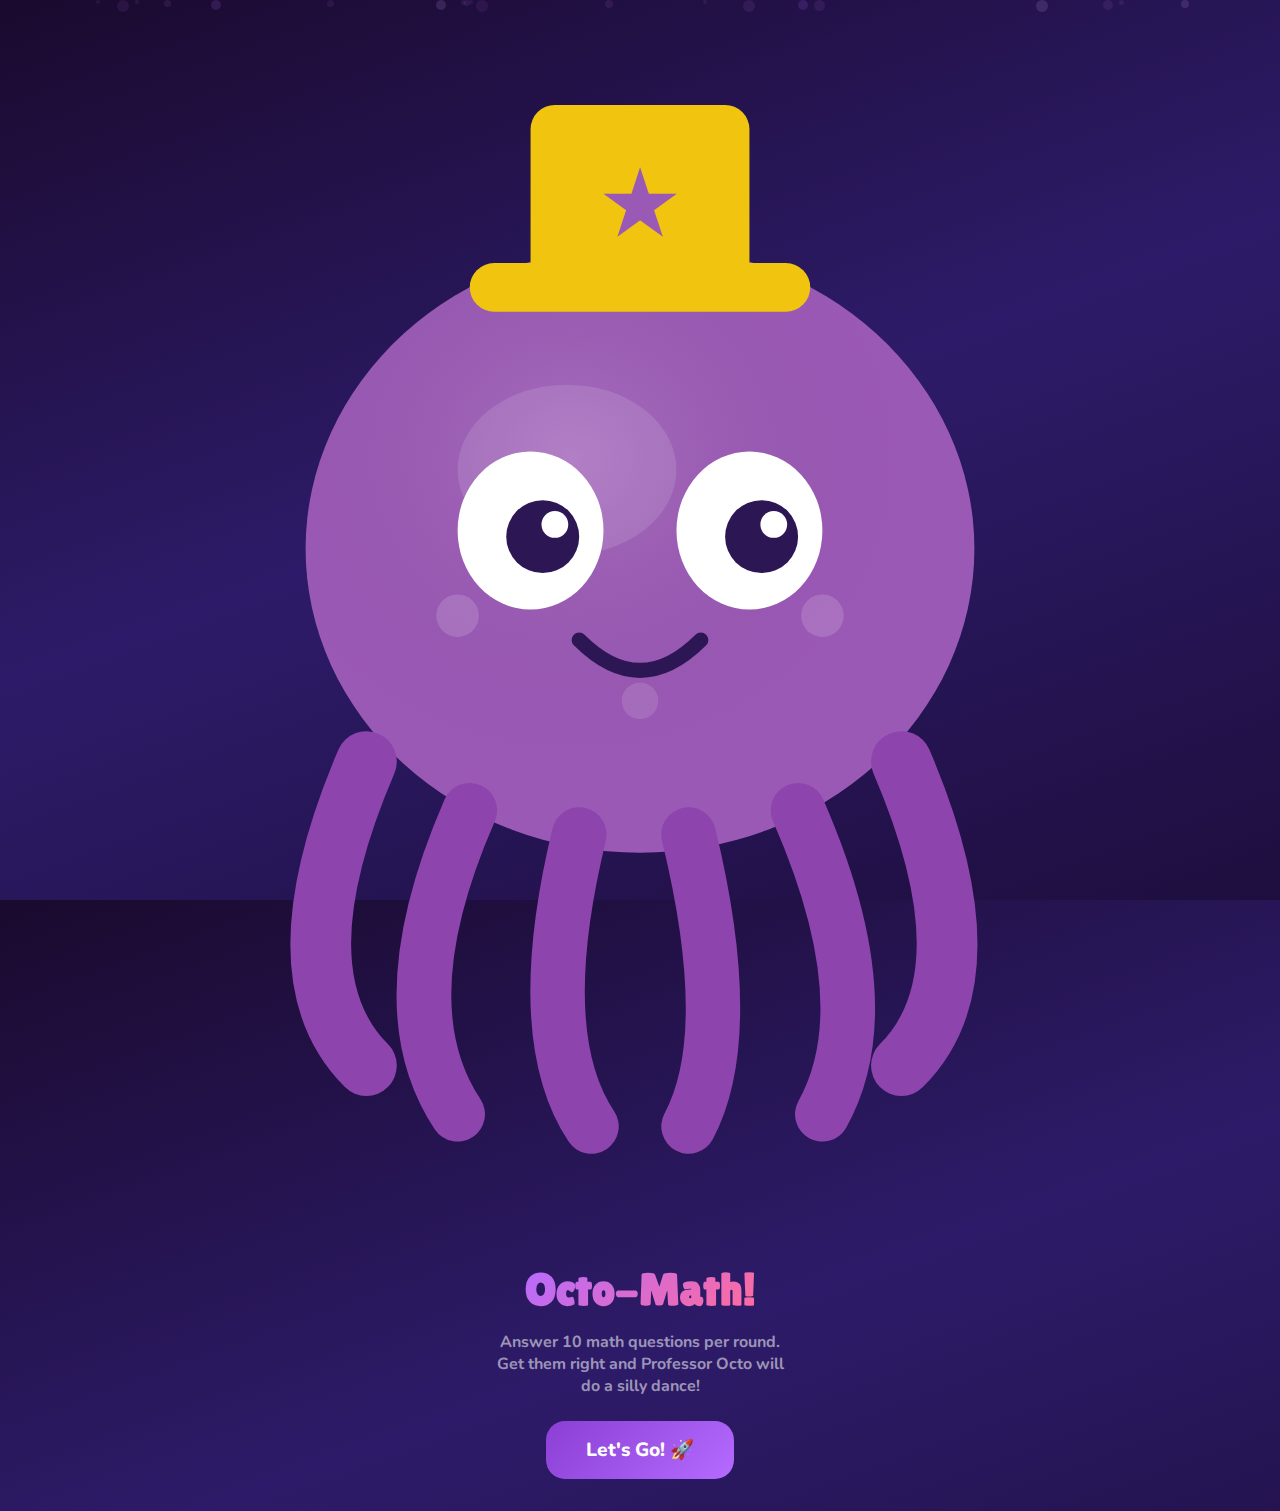
<file: games/math-game.html>
<!DOCTYPE html>
<html lang="en">
<head>
<meta charset="UTF-8">
<meta name="viewport" content="width=device-width, initial-scale=1.0, user-scalable=no">
<title>Octo-Math!</title>
<link rel="preconnect" href="https://fonts.googleapis.com">
<link href="https://fonts.googleapis.com/css2?family=Lilita+One&family=Nunito:wght@600;700;800;900&display=swap" rel="stylesheet">
<style>
  *, *::before, *::after { box-sizing: border-box; margin: 0; padding: 0; }

  :root {
    --bg-deep: #1a0a2e;
    --bg-mid: #2d1b69;
    --purple-light: #b56bff;
    --purple-mid: #8b3fd4;
    --purple-dark: #5c1f9e;
    --green-correct: #4cdb6a;
    --green-glow: rgba(76,219,106,0.3);
    --red-wrong: #ff5c6a;
    --red-glow: rgba(255,92,106,0.3);
    --yellow: #ffe156;
    --cyan: #56d4ff;
    --pink: #ff6b9d;
    --card-bg: rgba(255,255,255,0.06);
    --card-border: rgba(255,255,255,0.1);
  }

  html, body { height: 100%; }

  body {
    font-family: 'Nunito', sans-serif;
    background: linear-gradient(160deg, var(--bg-deep) 0%, var(--bg-mid) 50%, #1e0e3e 100%);
    color: #fff;
    min-height: 100dvh;
    overflow-x: hidden;
    display: flex;
    flex-direction: column;
    -webkit-tap-highlight-color: transparent;
  }

  /* Top bar */
  .top-bar {
    display: flex;
    align-items: center;
    justify-content: space-between;
    padding: 0.8rem 1rem;
    background: rgba(0,0,0,0.25);
    backdrop-filter: blur(10px);
    -webkit-backdrop-filter: blur(10px);
    position: sticky;
    top: 0;
    z-index: 50;
  }
  .back-btn {
    display: flex; align-items: center; gap: 0.3rem;
    background: rgba(255,255,255,0.08);
    border: 1px solid rgba(255,255,255,0.12);
    color: #ccc;
    font-family: 'Nunito', sans-serif;
    font-weight: 700;
    font-size: 0.85rem;
    padding: 0.45rem 0.9rem;
    border-radius: 2rem;
    cursor: pointer;
    text-decoration: none;
    transition: background 0.2s;
  }
  .back-btn:hover { background: rgba(255,255,255,0.14); color: #fff; }
  .top-title {
    font-family: 'Lilita One', cursive;
    font-size: 1.1rem;
    color: var(--purple-light);
  }
  .round-badge {
    background: rgba(181,107,255,0.18);
    border: 1px solid rgba(181,107,255,0.3);
    color: var(--purple-light);
    font-weight: 800;
    font-size: 0.78rem;
    padding: 0.35rem 0.7rem;
    border-radius: 2rem;
  }

  /* Main area */
  .main {
    flex: 1;
    display: flex;
    flex-direction: column;
    align-items: center;
    max-width: 500px;
    width: 100%;
    margin: 0 auto;
    padding: 1rem 1rem 2rem;
  }

  /* Progress bar */
  .progress-wrap {
    width: 100%;
    margin-bottom: 1rem;
  }
  .progress-label {
    display: flex;
    justify-content: space-between;
    font-size: 0.75rem;
    font-weight: 700;
    color: rgba(255,255,255,0.5);
    margin-bottom: 0.35rem;
  }
  .progress-track {
    width: 100%;
    height: 10px;
    background: rgba(255,255,255,0.08);
    border-radius: 99px;
    overflow: hidden;
  }
  .progress-fill {
    height: 100%;
    background: linear-gradient(90deg, var(--purple-mid), var(--purple-light));
    border-radius: 99px;
    transition: width 0.5s ease;
    width: 0%;
  }

  /* Octopus character */
  .octopus-area {
    position: relative;
    width: 180px;
    height: 180px;
    margin: 0.5rem 0 0.8rem;
    flex-shrink: 0;
  }

  .octopus-svg {
    width: 100%;
    height: 100%;
    transition: transform 0.3s;
  }

  .octopus-area.celebrate .octopus-svg {
    animation: octoWiggle 0.5s ease-in-out;
  }
  .octopus-area.sad .octopus-svg {
    animation: octoSad 0.6s ease-in-out;
  }

  @keyframes octoWiggle {
    0% { transform: rotate(0deg) scale(1); }
    20% { transform: rotate(-8deg) scale(1.1); }
    40% { transform: rotate(8deg) scale(1.1); }
    60% { transform: rotate(-5deg) scale(1.05); }
    80% { transform: rotate(5deg) scale(1.05); }
    100% { transform: rotate(0deg) scale(1); }
  }
  @keyframes octoSad {
    0% { transform: translateY(0); }
    30% { transform: translateY(6px); }
    100% { transform: translateY(0); }
  }

  /* Speech bubble */
  .speech-bubble {
    position: absolute;
    top: -8px;
    right: -60px;
    background: #fff;
    color: #333;
    font-weight: 800;
    font-size: 0.78rem;
    padding: 0.4rem 0.7rem;
    border-radius: 1rem;
    box-shadow: 0 3px 12px rgba(0,0,0,0.2);
    opacity: 0;
    transform: scale(0.8);
    transition: all 0.3s;
    pointer-events: none;
    white-space: nowrap;
    z-index: 5;
  }
  .speech-bubble.visible {
    opacity: 1;
    transform: scale(1);
  }
  .speech-bubble::after {
    content: '';
    position: absolute;
    bottom: -6px;
    left: 18px;
    width: 12px; height: 12px;
    background: #fff;
    transform: rotate(45deg);
    border-radius: 2px;
  }

  /* Question card */
  .question-card {
    width: 100%;
    background: var(--card-bg);
    border: 1px solid var(--card-border);
    backdrop-filter: blur(10px);
    -webkit-backdrop-filter: blur(10px);
    border-radius: 1.4rem;
    padding: 1.5rem;
    text-align: center;
    margin-bottom: 1rem;
    min-height: 90px;
    display: flex;
    flex-direction: column;
    align-items: center;
    justify-content: center;
    transition: border-color 0.3s, box-shadow 0.3s;
  }
  .question-card.correct {
    border-color: var(--green-correct);
    box-shadow: 0 0 25px var(--green-glow);
  }
  .question-card.wrong {
    border-color: var(--red-wrong);
    box-shadow: 0 0 25px var(--red-glow);
  }

  .level-tag {
    font-size: 0.7rem;
    font-weight: 800;
    text-transform: uppercase;
    letter-spacing: 1px;
    color: var(--purple-light);
    margin-bottom: 0.5rem;
  }

  .question-text {
    font-family: 'Lilita One', cursive;
    font-size: clamp(2rem, 8vw, 3rem);
    letter-spacing: 2px;
    color: #fff;
  }

  .feedback-text {
    margin-top: 0.6rem;
    font-weight: 800;
    font-size: 1rem;
    min-height: 1.4rem;
  }
  .feedback-text.correct-fb { color: var(--green-correct); }
  .feedback-text.wrong-fb { color: var(--red-wrong); }

  /* Answer input area */
  .answer-area {
    width: 100%;
    display: flex;
    flex-direction: column;
    align-items: center;
    gap: 0.8rem;
  }

  .answer-display {
    font-family: 'Lilita One', cursive;
    font-size: 2.6rem;
    color: var(--yellow);
    min-height: 3.2rem;
    display: flex;
    align-items: center;
    justify-content: center;
    letter-spacing: 3px;
  }
  .answer-display .cursor {
    display: inline-block;
    width: 2px;
    height: 2.2rem;
    background: var(--yellow);
    margin-left: 2px;
    animation: blink 1s step-end infinite;
  }
  @keyframes blink { 50% { opacity: 0; } }

  /* Numpad */
  .numpad {
    display: grid;
    grid-template-columns: repeat(3, 1fr);
    gap: 0.55rem;
    width: 100%;
    max-width: 320px;
  }

  .num-btn {
    font-family: 'Nunito', sans-serif;
    font-weight: 900;
    font-size: 1.5rem;
    color: #fff;
    background: rgba(255,255,255,0.08);
    border: 1.5px solid rgba(255,255,255,0.12);
    border-radius: 1rem;
    padding: 0.9rem;
    cursor: pointer;
    transition: transform 0.1s, background 0.15s;
    user-select: none;
    -webkit-user-select: none;
  }
  .num-btn:active {
    transform: scale(0.93);
    background: rgba(255,255,255,0.16);
  }
  .num-btn.zero { grid-column: 1 / 2; }
  .num-btn.backspace {
    background: rgba(255,92,106,0.12);
    border-color: rgba(255,92,106,0.25);
    font-size: 1.3rem;
  }
  .num-btn.submit-btn {
    background: linear-gradient(135deg, var(--purple-mid), var(--purple-light));
    border-color: transparent;
    font-size: 1.1rem;
    letter-spacing: 1px;
  }
  .num-btn.submit-btn:active {
    transform: scale(0.93);
    filter: brightness(1.15);
  }
  .num-btn.next-btn {
    grid-column: 1 / -1;
    background: linear-gradient(135deg, #2d8f44, var(--green-correct));
    border-color: transparent;
    font-size: 1.1rem;
    padding: 1rem;
    letter-spacing: 1px;
  }
  .num-btn.next-btn:active { filter: brightness(1.15); }

  /* Score display */
  .score-bar {
    display: flex;
    justify-content: center;
    gap: 0.3rem;
    margin-bottom: 0.8rem;
    flex-wrap: wrap;
  }
  .score-dot {
    width: 22px; height: 22px;
    border-radius: 50%;
    background: rgba(255,255,255,0.1);
    border: 2px solid rgba(255,255,255,0.15);
    transition: all 0.3s;
    display: flex;
    align-items: center;
    justify-content: center;
    font-size: 0.6rem;
  }
  .score-dot.correct-dot {
    background: var(--green-correct);
    border-color: var(--green-correct);
    box-shadow: 0 0 8px var(--green-glow);
  }
  .score-dot.wrong-dot {
    background: var(--red-wrong);
    border-color: var(--red-wrong);
    box-shadow: 0 0 8px var(--red-glow);
  }
  .score-dot.current-dot {
    border-color: var(--yellow);
    box-shadow: 0 0 8px rgba(255,225,86,0.4);
  }

  /* Round summary overlay */
  .overlay {
    position: fixed;
    inset: 0;
    background: rgba(10,5,20,0.92);
    backdrop-filter: blur(12px);
    -webkit-backdrop-filter: blur(12px);
    z-index: 100;
    display: flex;
    align-items: center;
    justify-content: center;
    padding: 1.5rem;
    opacity: 0;
    pointer-events: none;
    transition: opacity 0.35s;
  }
  .overlay.visible { opacity: 1; pointer-events: auto; }

  .summary-card {
    background: rgba(255,255,255,0.06);
    border: 1px solid rgba(255,255,255,0.12);
    border-radius: 1.6rem;
    padding: 2rem 1.5rem;
    text-align: center;
    max-width: 380px;
    width: 100%;
    transform: scale(0.9);
    transition: transform 0.35s;
  }
  .overlay.visible .summary-card { transform: scale(1); }

  .summary-emoji { font-size: 3rem; margin-bottom: 0.5rem; }
  .summary-title {
    font-family: 'Lilita One', cursive;
    font-size: 1.8rem;
    margin-bottom: 0.3rem;
  }
  .summary-score {
    font-size: 3rem;
    font-weight: 900;
    margin: 0.5rem 0;
  }
  .summary-score .of { font-size: 1.2rem; color: var(--purple-light); }
  .summary-msg { color: rgba(255,255,255,0.6); font-weight: 700; font-size: 0.9rem; margin-bottom: 1.2rem; }

  .summary-btns {
    display: flex;
    flex-direction: column;
    gap: 0.6rem;
  }
  .summary-btn {
    font-family: 'Nunito', sans-serif;
    font-weight: 800;
    font-size: 1rem;
    padding: 0.9rem;
    border: none;
    border-radius: 1rem;
    cursor: pointer;
    transition: transform 0.15s, filter 0.15s;
  }
  .summary-btn:active { transform: scale(0.96); }
  .btn-primary {
    background: linear-gradient(135deg, var(--purple-mid), var(--purple-light));
    color: #fff;
  }
  .btn-secondary {
    background: rgba(255,255,255,0.08);
    border: 1px solid rgba(255,255,255,0.12);
    color: #ccc;
  }

  /* Confetti canvas */
  #confetti {
    position: fixed;
    inset: 0;
    pointer-events: none;
    z-index: 200;
  }

  /* Start screen */
  .start-screen {
    flex: 1;
    display: flex;
    flex-direction: column;
    align-items: center;
    justify-content: center;
    text-align: center;
    padding: 2rem;
    gap: 1rem;
  }
  .start-screen h2 {
    font-family: 'Lilita One', cursive;
    font-size: clamp(2rem, 7vw, 2.8rem);
    background: linear-gradient(135deg, var(--purple-light), var(--pink));
    -webkit-background-clip: text;
    -webkit-text-fill-color: transparent;
    background-clip: text;
  }
  .start-screen p { color: rgba(255,255,255,0.55); font-weight: 700; max-width: 300px; }
  .start-btn {
    font-family: 'Nunito', sans-serif;
    font-weight: 800;
    font-size: 1.2rem;
    padding: 1rem 2.5rem;
    background: linear-gradient(135deg, var(--purple-mid), var(--purple-light));
    color: #fff;
    border: none;
    border-radius: 1.2rem;
    cursor: pointer;
    margin-top: 0.5rem;
    transition: transform 0.15s;
  }
  .start-btn:active { transform: scale(0.95); }

  /* Particles */
  .particles {
    position: fixed;
    inset: 0;
    pointer-events: none;
    z-index: 0;
    overflow: hidden;
  }
  .particle {
    position: absolute;
    border-radius: 50%;
    opacity: 0.15;
    animation: floatUp linear infinite;
  }
  @keyframes floatUp {
    0% { transform: translateY(100vh) scale(0); opacity: 0; }
    10% { opacity: 0.15; }
    90% { opacity: 0.15; }
    100% { transform: translateY(-10vh) scale(1); opacity: 0; }
  }
</style>
</head>
<body>

<div class="particles" id="particles"></div>
<canvas id="confetti"></canvas>

<!-- Top bar -->
<div class="top-bar" id="topBar" style="display:none;">
  <a href="../index.html" class="back-btn">‹ Home</a>
  <span class="top-title">🐙 Octo-Math</span>
  <span class="round-badge" id="roundBadge">Round 1</span>
</div>

<!-- Start screen -->
<div class="start-screen" id="startScreen">
  <svg class="octopus-svg" width="160" height="160" viewBox="0 0 200 200">
    <!-- body -->
    <ellipse cx="100" cy="85" rx="55" ry="50" fill="#9b59b6"/>
    <ellipse cx="100" cy="85" rx="55" ry="50" fill="url(#bodyGrad)"/>
    <!-- face highlight -->
    <ellipse cx="88" cy="72" rx="18" ry="14" fill="rgba(255,255,255,0.12)"/>
    <!-- eyes -->
    <ellipse cx="82" cy="82" rx="12" ry="13" fill="#fff"/>
    <ellipse cx="118" cy="82" rx="12" ry="13" fill="#fff"/>
    <circle cx="84" cy="83" r="6" fill="#2c1654"/>
    <circle cx="120" cy="83" r="6" fill="#2c1654"/>
    <circle cx="86" cy="81" r="2.2" fill="#fff"/>
    <circle cx="122" cy="81" r="2.2" fill="#fff"/>
    <!-- mouth -->
    <path d="M90 100 Q100 110 110 100" stroke="#2c1654" stroke-width="2.5" fill="none" stroke-linecap="round"/>
    <!-- tentacles -->
    <path d="M55 120 Q40 155 55 170" stroke="#8e44ad" stroke-width="10" fill="none" stroke-linecap="round"/>
    <path d="M72 128 Q58 160 70 178" stroke="#8e44ad" stroke-width="9" fill="none" stroke-linecap="round"/>
    <path d="M90 132 Q82 165 92 180" stroke="#8e44ad" stroke-width="9" fill="none" stroke-linecap="round"/>
    <path d="M108 132 Q116 165 108 180" stroke="#8e44ad" stroke-width="9" fill="none" stroke-linecap="round"/>
    <path d="M126 128 Q140 160 130 178" stroke="#8e44ad" stroke-width="9" fill="none" stroke-linecap="round"/>
    <path d="M143 120 Q158 155 143 170" stroke="#8e44ad" stroke-width="10" fill="none" stroke-linecap="round"/>
    <!-- spots -->
    <circle cx="70" cy="96" r="3.5" fill="rgba(255,255,255,0.15)"/>
    <circle cx="130" cy="96" r="3.5" fill="rgba(255,255,255,0.15)"/>
    <circle cx="100" cy="110" r="3" fill="rgba(255,255,255,0.12)"/>
    <!-- hat -->
    <rect x="72" y="38" width="56" height="8" rx="4" fill="#f1c40f"/>
    <rect x="82" y="12" width="36" height="30" rx="4" fill="#f1c40f"/>
    <text x="100" y="33" text-anchor="middle" font-size="14" font-weight="bold" fill="#9b59b6">★</text>
    <defs>
      <radialGradient id="bodyGrad" cx="40%" cy="35%">
        <stop offset="0%" stop-color="rgba(255,255,255,0.13)"/>
        <stop offset="100%" stop-color="rgba(0,0,0,0)"/>
      </radialGradient>
    </defs>
  </svg>
  <h2>Octo-Math!</h2>
  <p>Answer 10 math questions per round. Get them right and Professor Octo will do a silly dance!</p>
  <button class="start-btn" id="startBtn">Let's Go! 🚀</button>
</div>

<!-- Game area -->
<div class="main" id="gameArea" style="display:none;">
  <!-- Score dots -->
  <div class="score-bar" id="scoreDots"></div>

  <!-- Progress -->
  <div class="progress-wrap">
    <div class="progress-label">
      <span id="progressText">Question 1 of 10</span>
      <span id="scoreText">Score: 0</span>
    </div>
    <div class="progress-track">
      <div class="progress-fill" id="progressFill"></div>
    </div>
  </div>

  <!-- Octopus -->
  <div class="octopus-area" id="octoArea">
    <div class="speech-bubble" id="speechBubble"></div>
    <svg class="octopus-svg" viewBox="0 0 200 200" id="octoSvg">
      <!-- body -->
      <ellipse cx="100" cy="85" rx="55" ry="50" fill="#9b59b6"/>
      <ellipse cx="100" cy="85" rx="55" ry="50" fill="url(#bodyGrad2)"/>
      <ellipse cx="88" cy="72" rx="18" ry="14" fill="rgba(255,255,255,0.12)"/>
      <!-- eyes (will be swapped by JS) -->
      <g id="octoEyes">
        <ellipse cx="82" cy="82" rx="12" ry="13" fill="#fff"/>
        <ellipse cx="118" cy="82" rx="12" ry="13" fill="#fff"/>
        <circle cx="84" cy="83" r="6" fill="#2c1654" class="pupil-l"/>
        <circle cx="120" cy="83" r="6" fill="#2c1654" class="pupil-r"/>
        <circle cx="86" cy="81" r="2.2" fill="#fff"/>
        <circle cx="122" cy="81" r="2.2" fill="#fff"/>
      </g>
      <!-- mouth (will be swapped by JS) -->
      <g id="octoMouth">
        <path d="M90 100 Q100 110 110 100" stroke="#2c1654" stroke-width="2.5" fill="none" stroke-linecap="round"/>
      </g>
      <!-- tentacles -->
      <g id="octoTentacles">
        <path d="M55 120 Q40 155 55 170" stroke="#8e44ad" stroke-width="10" fill="none" stroke-linecap="round"/>
        <path d="M72 128 Q58 160 70 178" stroke="#8e44ad" stroke-width="9" fill="none" stroke-linecap="round"/>
        <path d="M90 132 Q82 165 92 180" stroke="#8e44ad" stroke-width="9" fill="none" stroke-linecap="round"/>
        <path d="M108 132 Q116 165 108 180" stroke="#8e44ad" stroke-width="9" fill="none" stroke-linecap="round"/>
        <path d="M126 128 Q140 160 130 178" stroke="#8e44ad" stroke-width="9" fill="none" stroke-linecap="round"/>
        <path d="M143 120 Q158 155 143 170" stroke="#8e44ad" stroke-width="10" fill="none" stroke-linecap="round"/>
      </g>
      <!-- spots -->
      <circle cx="70" cy="96" r="3.5" fill="rgba(255,255,255,0.15)"/>
      <circle cx="130" cy="96" r="3.5" fill="rgba(255,255,255,0.15)"/>
      <circle cx="100" cy="110" r="3" fill="rgba(255,255,255,0.12)"/>
      <!-- hat -->
      <rect x="72" y="38" width="56" height="8" rx="4" fill="#f1c40f"/>
      <rect x="82" y="12" width="36" height="30" rx="4" fill="#f1c40f"/>
      <text x="100" y="33" text-anchor="middle" font-size="14" font-weight="bold" fill="#9b59b6">★</text>
      <defs>
        <radialGradient id="bodyGrad2" cx="40%" cy="35%">
          <stop offset="0%" stop-color="rgba(255,255,255,0.13)"/>
          <stop offset="100%" stop-color="rgba(0,0,0,0)"/>
        </radialGradient>
      </defs>
    </svg>
  </div>

  <!-- Question -->
  <div class="question-card" id="questionCard">
    <div class="level-tag" id="levelTag">Kindergarten</div>
    <div class="question-text" id="questionText">3 + 2 = ?</div>
    <div class="feedback-text" id="feedbackText"></div>
  </div>

  <!-- Answer + numpad -->
  <div class="answer-area" id="answerArea">
    <div class="answer-display" id="answerDisplay"><span class="cursor"></span></div>
    <div class="numpad" id="numpad">
      <button class="num-btn" data-val="1">1</button>
      <button class="num-btn" data-val="2">2</button>
      <button class="num-btn" data-val="3">3</button>
      <button class="num-btn" data-val="4">4</button>
      <button class="num-btn" data-val="5">5</button>
      <button class="num-btn" data-val="6">6</button>
      <button class="num-btn" data-val="7">7</button>
      <button class="num-btn" data-val="8">8</button>
      <button class="num-btn" data-val="9">9</button>
      <button class="num-btn zero" data-val="0">0</button>
      <button class="num-btn backspace" data-val="back">⌫</button>
      <button class="num-btn submit-btn" data-val="submit">GO!</button>
    </div>
  </div>
</div>

<!-- Round summary overlay -->
<div class="overlay" id="overlay">
  <div class="summary-card">
    <div class="summary-emoji" id="summaryEmoji">🎉</div>
    <div class="summary-title" id="summaryTitle">Great Job!</div>
    <div class="summary-score" id="summaryScore">8 <span class="of">/ 10</span></div>
    <div class="summary-msg" id="summaryMsg">You're getting smarter every round!</div>
    <div class="summary-btns">
      <button class="summary-btn btn-primary" id="nextRoundBtn">Next Round →</button>
      <a href="../index.html" class="summary-btn btn-secondary" style="text-decoration:none;text-align:center;">Back to Home</a>
    </div>
  </div>
</div>

<script>
// ==================== GAME ENGINE ====================

const QUESTIONS_PER_ROUND = 10;

// Difficulty levels with question generators
const LEVELS = [
  {
    name: 'Kindergarten',
    generate() {
      // Addition 0-5
      const a = rand(0, 5), b = rand(0, 5);
      return { text: `${a} + ${b}`, answer: a + b };
    }
  },
  {
    name: 'Grade 1 - Easy',
    generate() {
      // Addition 0-10
      const a = rand(1, 10), b = rand(1, 10);
      return { text: `${a} + ${b}`, answer: a + b };
    }
  },
  {
    name: 'Grade 1',
    generate() {
      // Addition & subtraction 0-10
      if (Math.random() < 0.5) {
        const a = rand(1, 10), b = rand(1, 10);
        return { text: `${a} + ${b}`, answer: a + b };
      } else {
        const b = rand(1, 8), a = rand(b, 10);
        return { text: `${a} − ${b}`, answer: a - b };
      }
    }
  },
  {
    name: 'Grade 1 - Hard',
    generate() {
      // Larger addition & subtraction
      if (Math.random() < 0.5) {
        const a = rand(5, 15), b = rand(1, 10);
        return { text: `${a} + ${b}`, answer: a + b };
      } else {
        const b = rand(1, 10), a = rand(b + 2, 18);
        return { text: `${a} − ${b}`, answer: a - b };
      }
    }
  },
  {
    name: 'Grade 2 - Easy',
    generate() {
      // Double-digit addition/subtraction, easy multiplication
      const r = Math.random();
      if (r < 0.35) {
        const a = rand(10, 30), b = rand(1, 15);
        return { text: `${a} + ${b}`, answer: a + b };
      } else if (r < 0.7) {
        const b = rand(1, 12), a = rand(b + 5, 30);
        return { text: `${a} − ${b}`, answer: a - b };
      } else {
        const a = rand(1, 5), b = rand(1, 5);
        return { text: `${a} × ${b}`, answer: a * b };
      }
    }
  },
  {
    name: 'Grade 2',
    generate() {
      const r = Math.random();
      if (r < 0.3) {
        const a = rand(10, 50), b = rand(5, 30);
        return { text: `${a} + ${b}`, answer: a + b };
      } else if (r < 0.6) {
        const b = rand(5, 20), a = rand(b + 5, 50);
        return { text: `${a} − ${b}`, answer: a - b };
      } else {
        const a = rand(2, 6), b = rand(2, 6);
        return { text: `${a} × ${b}`, answer: a * b };
      }
    }
  },
  {
    name: 'Grade 2 - Hard',
    generate() {
      const r = Math.random();
      if (r < 0.25) {
        const a = rand(20, 80), b = rand(10, 50);
        return { text: `${a} + ${b}`, answer: a + b };
      } else if (r < 0.5) {
        const b = rand(10, 30), a = rand(b + 10, 80);
        return { text: `${a} − ${b}`, answer: a - b };
      } else if (r < 0.8) {
        const a = rand(2, 9), b = rand(2, 9);
        return { text: `${a} × ${b}`, answer: a * b };
      } else {
        const b = rand(2, 5), ans = rand(1, 6);
        return { text: `${b * ans} ÷ ${b}`, answer: ans };
      }
    }
  },
  {
    name: 'Grade 3',
    generate() {
      const r = Math.random();
      if (r < 0.2) {
        const a = rand(50, 200), b = rand(20, 150);
        return { text: `${a} + ${b}`, answer: a + b };
      } else if (r < 0.4) {
        const b = rand(20, 100), a = rand(b + 20, 250);
        return { text: `${a} − ${b}`, answer: a - b };
      } else if (r < 0.7) {
        const a = rand(3, 12), b = rand(3, 12);
        return { text: `${a} × ${b}`, answer: a * b };
      } else {
        const b = rand(2, 9), ans = rand(2, 10);
        return { text: `${b * ans} ÷ ${b}`, answer: ans };
      }
    }
  }
];

// State
let state = {
  round: 1,
  level: 0,          // index into LEVELS
  questionNum: 0,     // 0-based within round
  score: 0,           // correct in current round
  totalCorrect: 0,
  totalQuestions: 0,
  currentQuestion: null,
  answered: false,
  answerInput: '',
  results: [],        // per-round: true/false array
  streak: 0           // consecutive correct
};

// DOM refs
const $ = id => document.getElementById(id);
const startScreen = $('startScreen');
const gameArea = $('gameArea');
const topBar = $('topBar');
const roundBadge = $('roundBadge');
const scoreDots = $('scoreDots');
const progressFill = $('progressFill');
const progressText = $('progressText');
const scoreText = $('scoreText');
const questionCard = $('questionCard');
const levelTag = $('levelTag');
const questionText = $('questionText');
const feedbackText = $('feedbackText');
const answerDisplay = $('answerDisplay');
const answerArea = $('answerArea');
const numpad = $('numpad');
const overlay = $('overlay');
const octoArea = $('octoArea');
const speechBubble = $('speechBubble');
const octoEyes = $('octoEyes');
const octoMouth = $('octoMouth');

// Helpers
function rand(min, max) { return Math.floor(Math.random() * (max - min + 1)) + min; }

function setOctoFace(mode) {
  // mode: 'normal', 'silly', 'sad', 'thinking'
  if (mode === 'silly') {
    octoEyes.innerHTML = `
      <ellipse cx="82" cy="82" rx="12" ry="13" fill="#fff"/>
      <ellipse cx="118" cy="82" rx="12" ry="13" fill="#fff"/>
      <circle cx="78" cy="80" r="7" fill="#2c1654"/>
      <circle cx="122" cy="86" r="7" fill="#2c1654"/>
      <circle cx="80" cy="78" r="2.5" fill="#fff"/>
      <circle cx="124" cy="84" r="2.5" fill="#fff"/>
      <ellipse cx="68" cy="72" rx="10" ry="3" fill="#e74c9c" opacity="0.4" transform="rotate(-10 68 72)"/>
      <ellipse cx="132" cy="72" rx="10" ry="3" fill="#e74c9c" opacity="0.4" transform="rotate(10 132 72)"/>
    `;
    octoMouth.innerHTML = `
      <ellipse cx="100" cy="104" rx="10" ry="7" fill="#2c1654"/>
      <ellipse cx="100" cy="101" rx="7" ry="3" fill="#e74c9c"/>
      <path d="M95 98 Q93 94 96 95" stroke="#2c1654" stroke-width="1" fill="none"/>
    `;
  } else if (mode === 'sad') {
    octoEyes.innerHTML = `
      <ellipse cx="82" cy="82" rx="12" ry="13" fill="#fff"/>
      <ellipse cx="118" cy="82" rx="12" ry="13" fill="#fff"/>
      <circle cx="84" cy="86" r="6" fill="#2c1654"/>
      <circle cx="120" cy="86" r="6" fill="#2c1654"/>
      <circle cx="86" cy="84" r="2" fill="#fff"/>
      <circle cx="122" cy="84" r="2" fill="#fff"/>
      <path d="M72 72 Q78 76 88 73" stroke="#2c1654" stroke-width="2" fill="none" stroke-linecap="round"/>
      <path d="M112 73 Q122 76 128 72" stroke="#2c1654" stroke-width="2" fill="none" stroke-linecap="round"/>
      <circle cx="75" cy="92" r="3" fill="#56d4ff" opacity="0.6"/>
    `;
    octoMouth.innerHTML = `
      <path d="M90 106 Q100 98 110 106" stroke="#2c1654" stroke-width="2.5" fill="none" stroke-linecap="round"/>
    `;
  } else if (mode === 'thinking') {
    octoEyes.innerHTML = `
      <ellipse cx="82" cy="82" rx="12" ry="13" fill="#fff"/>
      <ellipse cx="118" cy="82" rx="12" ry="13" fill="#fff"/>
      <circle cx="86" cy="80" r="6" fill="#2c1654"/>
      <circle cx="122" cy="80" r="6" fill="#2c1654"/>
      <circle cx="88" cy="78" r="2.2" fill="#fff"/>
      <circle cx="124" cy="78" r="2.2" fill="#fff"/>
    `;
    octoMouth.innerHTML = `
      <path d="M90 100 Q100 110 110 100" stroke="#2c1654" stroke-width="2.5" fill="none" stroke-linecap="round"/>
    `;
  } else { // normal
    octoEyes.innerHTML = `
      <ellipse cx="82" cy="82" rx="12" ry="13" fill="#fff"/>
      <ellipse cx="118" cy="82" rx="12" ry="13" fill="#fff"/>
      <circle cx="84" cy="83" r="6" fill="#2c1654"/>
      <circle cx="120" cy="83" r="6" fill="#2c1654"/>
      <circle cx="86" cy="81" r="2.2" fill="#fff"/>
      <circle cx="122" cy="81" r="2.2" fill="#fff"/>
    `;
    octoMouth.innerHTML = `
      <path d="M90 100 Q100 110 110 100" stroke="#2c1654" stroke-width="2.5" fill="none" stroke-linecap="round"/>
    `;
  }
}

function showSpeech(text, duration = 2000) {
  speechBubble.textContent = text;
  speechBubble.classList.add('visible');
  setTimeout(() => speechBubble.classList.remove('visible'), duration);
}

const sillyPhrases = [
  '🎉 Yay!', '🤩 Woohoo!', '⭐ Super!', '🥳 Amazing!', '🦑 Ink-credible!',
  '🐙 Tenta-cool!', '💜 Nailed it!', '🏆 You rock!', '✨ Brilliant!', '🌟 Wow!'
];
const sadPhrases = [
  'Oh, womp womp 😔', 'Womp womp! 🐙', 'Oh no, womp womp!', 'Womp womp 😢'
];

function renderScoreDots() {
  let html = '';
  for (let i = 0; i < QUESTIONS_PER_ROUND; i++) {
    let cls = '';
    if (i < state.results.length) {
      cls = state.results[i] ? 'correct-dot' : 'wrong-dot';
    } else if (i === state.questionNum) {
      cls = 'current-dot';
    }
    html += `<div class="score-dot ${cls}"></div>`;
  }
  scoreDots.innerHTML = html;
}

function updateUI() {
  roundBadge.textContent = `Round ${state.round}`;
  progressText.textContent = `Question ${state.questionNum + 1} of ${QUESTIONS_PER_ROUND}`;
  scoreText.textContent = `Score: ${state.score}`;
  progressFill.style.width = ((state.questionNum) / QUESTIONS_PER_ROUND * 100) + '%';
  renderScoreDots();
}

function generateQuestion() {
  const lvl = LEVELS[Math.min(state.level, LEVELS.length - 1)];
  state.currentQuestion = lvl.generate();
  levelTag.textContent = lvl.name;
  questionText.textContent = state.currentQuestion.text + ' = ?';
  feedbackText.textContent = '';
  feedbackText.className = 'feedback-text';
  questionCard.className = 'question-card';
  state.answerInput = '';
  state.answered = false;
  answerDisplay.innerHTML = '<span class="cursor"></span>';
  showNumpad();
  setOctoFace('thinking');
  updateUI();
}

function showNumpad() {
  // Replace the next button with normal numpad
  const existingNext = numpad.querySelector('.next-btn');
  if (existingNext) existingNext.remove();
  numpad.querySelectorAll('.num-btn').forEach(b => b.style.display = '');
}

function handleInput(val) {
  if (state.answered) return;

  if (val === 'back') {
    state.answerInput = state.answerInput.slice(0, -1);
  } else if (val === 'submit') {
    if (state.answerInput === '') return;
    checkAnswer();
    return;
  } else {
    if (state.answerInput.length >= 4) return;
    // Handle leading minus? Not needed for current levels, all answers >= 0
    state.answerInput += val;
  }

  if (state.answerInput) {
    answerDisplay.innerHTML = state.answerInput + '<span class="cursor"></span>';
  } else {
    answerDisplay.innerHTML = '<span class="cursor"></span>';
  }
}

function checkAnswer() {
  const userAns = parseInt(state.answerInput, 10);
  const correct = state.currentQuestion.answer;
  state.answered = true;
  answerDisplay.innerHTML = state.answerInput;

  if (userAns === correct) {
    // Correct!
    state.score++;
    state.streak++;
    state.totalCorrect++;
    state.results.push(true);
    questionCard.classList.add('correct');
    feedbackText.textContent = `✅ Correct! ${state.currentQuestion.text} = ${correct}`;
    feedbackText.className = 'feedback-text correct-fb';
    setOctoFace('silly');
    octoArea.classList.add('celebrate');
    showSpeech(sillyPhrases[rand(0, sillyPhrases.length - 1)]);
    setTimeout(() => octoArea.classList.remove('celebrate'), 600);
  } else {
    // Wrong
    state.streak = 0;
    state.results.push(false);
    questionCard.classList.add('wrong');
    feedbackText.textContent = `❌ The answer was ${correct}`;
    feedbackText.className = 'feedback-text wrong-fb';
    setOctoFace('sad');
    octoArea.classList.add('sad');
    showSpeech(sadPhrases[rand(0, sadPhrases.length - 1)], 2500);
    setTimeout(() => octoArea.classList.remove('sad'), 700);
  }

  state.totalQuestions++;
  renderScoreDots();
  scoreText.textContent = `Score: ${state.score}`;

  // Show next button
  numpad.querySelectorAll('.num-btn').forEach(b => b.style.display = 'none');
  const nextBtn = document.createElement('button');
  nextBtn.className = 'num-btn next-btn';
  nextBtn.dataset.val = 'next';
  nextBtn.textContent = state.questionNum + 1 >= QUESTIONS_PER_ROUND ? 'See Results! 🎉' : 'Next Question →';
  numpad.appendChild(nextBtn);
}

function nextQuestion() {
  state.questionNum++;
  if (state.questionNum >= QUESTIONS_PER_ROUND) {
    endRound();
  } else {
    generateQuestion();
  }
}

function endRound() {
  // Adjust difficulty
  const pct = state.score / QUESTIONS_PER_ROUND;
  if (pct >= 0.8 && state.level < LEVELS.length - 1) {
    state.level++;
  } else if (pct < 0.4 && state.level > 0) {
    state.level--;
  }

  // Show summary
  const emoji = pct >= 0.9 ? '🏆' : pct >= 0.7 ? '🎉' : pct >= 0.5 ? '👍' : '💪';
  const title = pct >= 0.9 ? 'AMAZING!' : pct >= 0.7 ? 'Great Job!' : pct >= 0.5 ? 'Nice Try!' : 'Keep Going!';
  const msgs = pct >= 0.9
    ? 'You are a math superstar! 🌟'
    : pct >= 0.7
    ? "You're doing awesome, keep it up!"
    : pct >= 0.5
    ? "Good effort! Practice makes perfect!"
    : "Don't give up, you'll get better!";

  $('summaryEmoji').textContent = emoji;
  $('summaryTitle').textContent = title;
  $('summaryScore').innerHTML = `${state.score} <span class="of">/ ${QUESTIONS_PER_ROUND}</span>`;
  $('summaryMsg').textContent = msgs;
  overlay.classList.add('visible');

  if (pct >= 0.8) fireConfetti();

  progressFill.style.width = '100%';
}

function startNewRound() {
  overlay.classList.remove('visible');
  state.round++;
  state.questionNum = 0;
  state.score = 0;
  state.results = [];
  setOctoFace('normal');
  generateQuestion();
}

// Confetti
function fireConfetti() {
  const canvas = $('confetti');
  const ctx = canvas.getContext('2d');
  canvas.width = window.innerWidth;
  canvas.height = window.innerHeight;
  const pieces = [];
  const colors = ['#ffe156','#ff6b9d','#56d4ff','#7cff6b','#b56bff','#ff9f43','#fff'];

  for (let i = 0; i < 120; i++) {
    pieces.push({
      x: canvas.width / 2 + (Math.random() - 0.5) * 100,
      y: canvas.height * 0.4,
      vx: (Math.random() - 0.5) * 14,
      vy: -Math.random() * 16 - 4,
      w: rand(5, 10),
      h: rand(3, 6),
      color: colors[rand(0, colors.length - 1)],
      rot: Math.random() * 360,
      rv: (Math.random() - 0.5) * 12,
      gravity: 0.35
    });
  }

  let frame = 0;
  function draw() {
    ctx.clearRect(0, 0, canvas.width, canvas.height);
    let alive = false;
    pieces.forEach(p => {
      p.x += p.vx;
      p.vy += p.gravity;
      p.y += p.vy;
      p.rot += p.rv;
      if (p.y < canvas.height + 50) alive = true;
      ctx.save();
      ctx.translate(p.x, p.y);
      ctx.rotate(p.rot * Math.PI / 180);
      ctx.fillStyle = p.color;
      ctx.fillRect(-p.w/2, -p.h/2, p.w, p.h);
      ctx.restore();
    });
    frame++;
    if (alive && frame < 180) requestAnimationFrame(draw);
    else ctx.clearRect(0, 0, canvas.width, canvas.height);
  }
  draw();
}

// Events
$('startBtn').addEventListener('click', () => {
  startScreen.style.display = 'none';
  gameArea.style.display = 'flex';
  topBar.style.display = 'flex';
  generateQuestion();
});

numpad.addEventListener('click', e => {
  const btn = e.target.closest('.num-btn');
  if (!btn) return;
  const val = btn.dataset.val;
  if (val === 'next') {
    nextQuestion();
  } else {
    handleInput(val);
  }
});

// Keyboard support (desktop)
document.addEventListener('keydown', e => {
  if (startScreen.style.display !== 'none') return;
  if (overlay.classList.contains('visible')) {
    if (e.key === 'Enter') { startNewRound(); e.preventDefault(); }
    return;
  }
  if (state.answered) {
    if (e.key === 'Enter' || e.key === ' ') { nextQuestion(); e.preventDefault(); }
    return;
  }
  if (e.key >= '0' && e.key <= '9') handleInput(e.key);
  else if (e.key === 'Backspace') handleInput('back');
  else if (e.key === 'Enter') handleInput('submit');
});

$('nextRoundBtn').addEventListener('click', startNewRound);

// Background particles
const pCont = $('particles');
for (let i = 0; i < 20; i++) {
  const p = document.createElement('div');
  p.className = 'particle';
  const size = rand(4, 12);
  p.style.width = size + 'px';
  p.style.height = size + 'px';
  p.style.left = Math.random() * 100 + '%';
  p.style.background = ['#9b59b6','#8e44ad','#b56bff','#d4a5ff'][rand(0,3)];
  p.style.animationDuration = (8 + Math.random() * 12) + 's';
  p.style.animationDelay = (Math.random() * 10) + 's';
  pCont.appendChild(p);
}
</script>
</body>
</html>
</file>
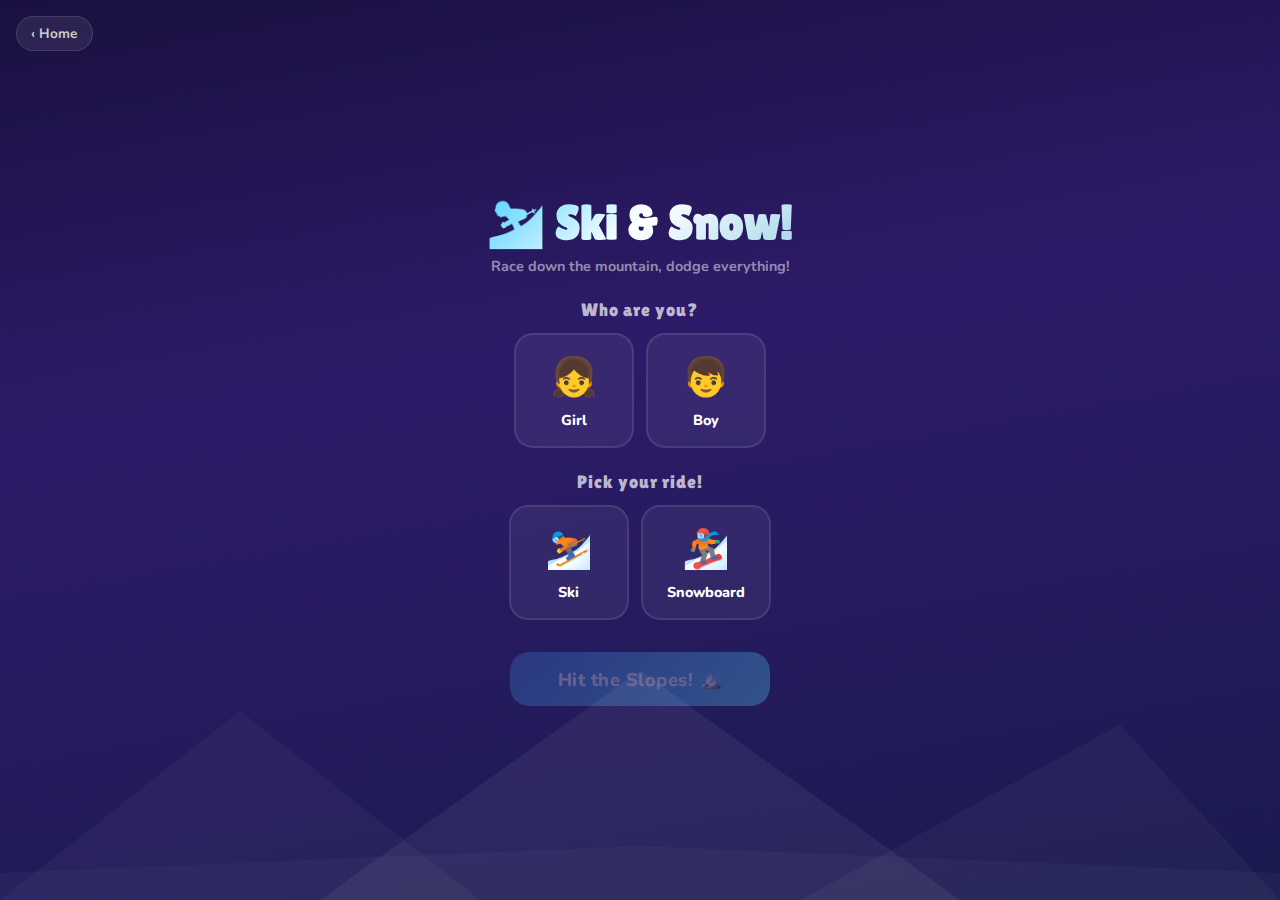
<file: games/ski-game.html>
<!DOCTYPE html>
<html lang="en">
<head>
<meta charset="UTF-8">
<meta name="viewport" content="width=device-width, initial-scale=1.0, user-scalable=no">
<title>Ski & Snow!</title>
<link rel="preconnect" href="https://fonts.googleapis.com">
<link href="https://fonts.googleapis.com/css2?family=Lilita+One&family=Nunito:wght@600;700;800;900&display=swap" rel="stylesheet">
<style>
  *, *::before, *::after { box-sizing: border-box; margin: 0; padding: 0; }

  :root {
    --sky-top: #4a90d9;
    --sky-bot: #a8d8ea;
    --snow-1: #f0f4f8;
    --snow-2: #dce8f0;
    --accent-blue: #3a7bd5;
    --accent-orange: #ff9f43;
    --accent-red: #ff6b6b;
    --accent-green: #2ed573;
    --card-bg: rgba(255,255,255,0.12);
    --card-border: rgba(255,255,255,0.2);
    --dark-bg: #1a1a3e;
  }

  html, body { height: 100%; overflow: hidden; }

  body {
    font-family: 'Nunito', sans-serif;
    background: var(--dark-bg);
    color: #fff;
    -webkit-tap-highlight-color: transparent;
    touch-action: none;
    overscroll-behavior: none;
  }

  /* =========== MENU SCREENS =========== */
  .screen {
    position: fixed;
    inset: 0;
    display: flex;
    flex-direction: column;
    align-items: center;
    justify-content: center;
    z-index: 50;
    transition: opacity 0.35s, transform 0.35s;
    padding: 1.5rem;
  }
  .screen.hidden {
    opacity: 0;
    pointer-events: none;
    transform: scale(0.95);
  }

  .menu-bg {
    background: linear-gradient(170deg, #1a1040 0%, #2d1b69 40%, #1a1a4e 100%);
  }
  .game-bg {
    background: transparent;
  }

  .screen h1 {
    font-family: 'Lilita One', cursive;
    font-size: clamp(2rem, 7vw, 3rem);
    margin-bottom: 0.3rem;
    text-align: center;
  }
  .screen h1 .gradient-text {
    background: linear-gradient(135deg, #56d4ff, #fff, #a8d8ea);
    -webkit-background-clip: text;
    -webkit-text-fill-color: transparent;
    background-clip: text;
  }

  .screen .subtitle {
    color: rgba(255,255,255,0.5);
    font-weight: 700;
    font-size: 0.9rem;
    margin-bottom: 1.5rem;
    text-align: center;
  }

  .choice-label {
    font-family: 'Lilita One', cursive;
    font-size: 1.1rem;
    margin-bottom: 0.8rem;
    color: rgba(255,255,255,0.7);
    letter-spacing: 1px;
  }

  .choice-row {
    display: flex;
    gap: 0.8rem;
    margin-bottom: 1.5rem;
    flex-wrap: wrap;
    justify-content: center;
  }

  .choice-btn {
    display: flex;
    flex-direction: column;
    align-items: center;
    gap: 0.4rem;
    padding: 1rem 1.5rem;
    background: rgba(255,255,255,0.06);
    border: 2px solid rgba(255,255,255,0.1);
    border-radius: 1.2rem;
    color: #fff;
    font-family: 'Nunito', sans-serif;
    font-weight: 800;
    font-size: 0.9rem;
    cursor: pointer;
    transition: all 0.2s;
    min-width: 120px;
    -webkit-tap-highlight-color: transparent;
  }
  .choice-btn:active { transform: scale(0.95); }
  .choice-btn.selected {
    border-color: var(--accent-blue);
    background: rgba(58,123,213,0.2);
    box-shadow: 0 0 20px rgba(58,123,213,0.3);
  }
  .choice-btn .icon { font-size: 2.4rem; }

  .go-btn {
    font-family: 'Nunito', sans-serif;
    font-weight: 800;
    font-size: 1.15rem;
    padding: 0.9rem 3rem;
    background: linear-gradient(135deg, var(--accent-blue), #56d4ff);
    color: #fff;
    border: none;
    border-radius: 1.2rem;
    cursor: pointer;
    margin-top: 0.5rem;
    transition: transform 0.15s, filter 0.15s, opacity 0.3s;
    letter-spacing: 0.5px;
  }
  .go-btn:active { transform: scale(0.95); filter: brightness(1.1); }
  .go-btn:disabled { opacity: 0.3; pointer-events: none; }

  .back-link {
    position: absolute;
    top: 1rem; left: 1rem;
    display: flex; align-items: center; gap: 0.3rem;
    background: rgba(255,255,255,0.08);
    border: 1px solid rgba(255,255,255,0.12);
    color: #ccc;
    font-family: 'Nunito', sans-serif;
    font-weight: 700;
    font-size: 0.85rem;
    padding: 0.45rem 0.9rem;
    border-radius: 2rem;
    cursor: pointer;
    text-decoration: none;
    transition: background 0.2s;
    z-index: 60;
  }
  .back-link:hover { background: rgba(255,255,255,0.14); color: #fff; }

  /* Mountain decoration on menu */
  .mountain-deco {
    position: absolute;
    bottom: 0; left: 0; right: 0;
    height: 30vh;
    pointer-events: none;
    overflow: hidden;
  }
  .mountain-deco svg { width: 100%; height: 100%; }

  /* =========== GAME CANVAS =========== */
  #gameCanvas {
    position: fixed;
    top: 0; left: 0;
    width: 100vw;
    height: 100vh;
    z-index: 1;
  }

  /* HUD */
  .hud {
    position: fixed;
    top: 0; left: 0; right: 0;
    z-index: 40;
    display: flex;
    justify-content: space-between;
    align-items: flex-start;
    padding: 0.8rem 1rem;
    pointer-events: none;
  }
  .hud.hidden { display: none; }

  .hud-item {
    background: rgba(0,0,0,0.35);
    backdrop-filter: blur(8px);
    -webkit-backdrop-filter: blur(8px);
    padding: 0.5rem 0.9rem;
    border-radius: 1rem;
    pointer-events: auto;
  }
  .hud-label {
    font-size: 0.6rem;
    text-transform: uppercase;
    letter-spacing: 1px;
    color: rgba(255,255,255,0.5);
    font-weight: 700;
  }
  .hud-value {
    font-family: 'Lilita One', cursive;
    font-size: 1.3rem;
    color: #fff;
  }

  .hud-menu-btn {
    background: rgba(0,0,0,0.35);
    backdrop-filter: blur(8px);
    -webkit-backdrop-filter: blur(8px);
    padding: 0.5rem 0.9rem;
    border-radius: 1rem;
    border: none;
    color: #ccc;
    font-family: 'Nunito', sans-serif;
    font-weight: 700;
    font-size: 0.8rem;
    cursor: pointer;
    pointer-events: auto;
  }

  /* Mobile controls */
  .mobile-controls {
    position: fixed;
    bottom: 0;
    left: 0; right: 0;
    z-index: 40;
    display: none;
    padding: 0.8rem 1rem 1.2rem;
    justify-content: space-between;
    align-items: flex-end;
    pointer-events: none;
  }
  .mobile-controls.visible { display: flex; }

  .ctrl-group {
    display: flex;
    gap: 0.5rem;
    pointer-events: auto;
  }
  .ctrl-group.vert {
    flex-direction: column;
    align-items: center;
  }
  .ctrl-group.horiz {
    flex-direction: row;
    align-items: center;
  }

  .ctrl-btn {
    width: 60px; height: 60px;
    background: transparent;
    border: 2.5px solid rgba(100,200,255,0.8);
    border-radius: 1rem;
    display: flex;
    align-items: center;
    justify-content: center;
    font-size: 1.5rem;
    color: rgb(100,200,255);
    cursor: pointer;
    user-select: none;
    -webkit-user-select: none;
    transition: background 0.1s;
  }
  .ctrl-btn:active, .ctrl-btn.pressed {
    background: rgba(100,200,255,0.2);
  }

  /* Crash overlay */
  .crash-overlay {
    position: fixed;
    inset: 0;
    z-index: 80;
    display: flex;
    flex-direction: column;
    align-items: center;
    justify-content: center;
    background: rgba(0,0,0,0.6);
    backdrop-filter: blur(4px);
    -webkit-backdrop-filter: blur(4px);
    opacity: 0;
    pointer-events: none;
    transition: opacity 0.3s;
    padding: 1.5rem;
  }
  .crash-overlay.visible {
    opacity: 1;
    pointer-events: auto;
  }
  .crash-card {
    background: rgba(255,255,255,0.08);
    border: 1px solid rgba(255,255,255,0.15);
    border-radius: 1.4rem;
    padding: 2rem 1.5rem;
    text-align: center;
    max-width: 340px;
    width: 100%;
  }
  .crash-emoji { font-size: 3rem; margin-bottom: 0.5rem; }
  .crash-title {
    font-family: 'Lilita One', cursive;
    font-size: 1.6rem;
    margin-bottom: 0.3rem;
  }
  .crash-score { color: rgba(255,255,255,0.5); font-weight: 700; margin-bottom: 0.3rem; }
  .crash-best { color: var(--accent-orange); font-weight: 800; font-size: 0.85rem; margin-bottom: 1rem; }
  .crash-btns { display: flex; flex-direction: column; gap: 0.5rem; }
  .crash-btn {
    font-family: 'Nunito', sans-serif;
    font-weight: 800;
    font-size: 1rem;
    padding: 0.8rem;
    border: none;
    border-radius: 1rem;
    cursor: pointer;
    transition: transform 0.15s;
    text-decoration: none;
    text-align: center;
    display: block;
  }
  .crash-btn:active { transform: scale(0.96); }
  .crash-primary {
    background: linear-gradient(135deg, var(--accent-blue), #56d4ff);
    color: #fff;
  }
  .crash-secondary {
    background: rgba(255,255,255,0.08);
    border: 1px solid rgba(255,255,255,0.12);
    color: #ccc;
  }

  /* Controls modal */
  .controls-overlay {
    position: fixed;
    inset: 0;
    z-index: 90;
    display: flex;
    flex-direction: column;
    align-items: center;
    justify-content: center;
    background: rgba(0,0,0,0.6);
    backdrop-filter: blur(4px);
    -webkit-backdrop-filter: blur(4px);
    opacity: 0;
    pointer-events: none;
    transition: opacity 0.3s;
    padding: 1.5rem;
  }
  .controls-overlay.visible {
    opacity: 1;
    pointer-events: auto;
  }
  .controls-card {
    background: rgba(255,255,255,0.08);
    border: 1px solid rgba(255,255,255,0.15);
    border-radius: 1.4rem;
    padding: 2rem 1.5rem;
    text-align: center;
    max-width: 340px;
    width: 100%;
  }
  .controls-card h2 {
    font-family: 'Lilita One', cursive;
    font-size: 1.4rem;
    margin-bottom: 1.2rem;
  }
  .controls-row {
    display: flex;
    align-items: center;
    gap: 0.8rem;
    margin-bottom: 0.9rem;
    text-align: left;
  }
  .controls-row .key-icon {
    flex-shrink: 0;
    width: 44px; height: 44px;
    border: 2.5px solid rgba(100,200,255,0.8);
    border-radius: 0.7rem;
    display: flex;
    align-items: center;
    justify-content: center;
    font-size: 1.2rem;
    color: rgb(100,200,255);
  }
  .controls-row .key-desc {
    font-weight: 700;
    font-size: 0.95rem;
    color: rgba(255,255,255,0.85);
  }
  .controls-go-btn {
    font-family: 'Nunito', sans-serif;
    font-weight: 800;
    font-size: 1.05rem;
    padding: 0.8rem 2.5rem;
    background: linear-gradient(135deg, var(--accent-blue), #56d4ff);
    color: #fff;
    border: none;
    border-radius: 1rem;
    cursor: pointer;
    margin-top: 1.2rem;
    transition: transform 0.15s;
  }
  .controls-go-btn:active { transform: scale(0.96); }

  /* Snowflake BG for menus */
  .snowflakes {
    position: fixed;
    inset: 0;
    pointer-events: none;
    z-index: 0;
    overflow: hidden;
  }
  .snowflake {
    position: absolute;
    color: #fff;
    opacity: 0;
    animation: snowfall linear infinite;
    font-size: 1rem;
  }
  @keyframes snowfall {
    0% { transform: translateY(-5vh) translateX(0) rotate(0deg); opacity: 0; }
    10% { opacity: var(--o, 0.4); }
    90% { opacity: var(--o, 0.4); }
    100% { transform: translateY(105vh) translateX(var(--drift, 30px)) rotate(360deg); opacity: 0; }
  }
</style>
</head>
<body>

<div class="snowflakes" id="snowflakes"></div>
<canvas id="gameCanvas"></canvas>

<!-- ===== CHARACTER SELECT SCREEN ===== -->
<div class="screen menu-bg" id="selectScreen">
  <a href="../index.html" class="back-link">‹ Home</a>

  <h1><span class="gradient-text">⛷️ Ski & Snow!</span></h1>
  <p class="subtitle">Race down the mountain, dodge everything!</p>

  <div class="choice-label">Who are you?</div>
  <div class="choice-row" id="genderRow">
    <button class="choice-btn" data-value="girl" onclick="selectChoice('gender','girl',this)">
      <span class="icon">👧</span> Girl
    </button>
    <button class="choice-btn" data-value="boy" onclick="selectChoice('gender','boy',this)">
      <span class="icon">👦</span> Boy
    </button>
  </div>

  <div class="choice-label">Pick your ride!</div>
  <div class="choice-row" id="sportRow">
    <button class="choice-btn" data-value="ski" onclick="selectChoice('sport','ski',this)">
      <span class="icon">⛷️</span> Ski
    </button>
    <button class="choice-btn" data-value="snowboard" onclick="selectChoice('sport','snowboard',this)">
      <span class="icon">🏂</span> Snowboard
    </button>
  </div>

  <button class="go-btn" id="goBtn" disabled onclick="startGame()">Hit the Slopes! 🏔️</button>

  <div class="mountain-deco">
    <svg viewBox="0 0 800 200" preserveAspectRatio="none">
      <polygon points="0,200 150,60 300,200" fill="rgba(255,255,255,0.04)"/>
      <polygon points="200,200 400,30 600,200" fill="rgba(255,255,255,0.06)"/>
      <polygon points="500,200 700,70 800,200" fill="rgba(255,255,255,0.04)"/>
      <polygon points="0,200 800,200 800,180 400,160 0,180" fill="rgba(255,255,255,0.03)"/>
    </svg>
  </div>
</div>

<!-- ===== HUD ===== -->
<div class="hud hidden" id="hud">
  <div class="hud-item">
    <div class="hud-label">Distance</div>
    <div class="hud-value" id="hudDist">0 m</div>
  </div>
  <div class="hud-item">
    <div class="hud-label">Speed</div>
    <div class="hud-value" id="hudSpeed">0</div>
  </div>
  <button class="hud-menu-btn" onclick="backToMenu()">✕</button>
</div>

<!-- ===== MOBILE CONTROLS ===== -->
<div class="mobile-controls" id="mobileControls">
  <div class="ctrl-group horiz">
    <button class="ctrl-btn" id="btnLeft" data-dir="left">◀</button>
    <button class="ctrl-btn" id="btnRight" data-dir="right">▶</button>
  </div>
  <div class="ctrl-group vert">
    <button class="ctrl-btn" id="btnUp" data-dir="up">▲</button>
    <button class="ctrl-btn" id="btnDown" data-dir="down">▼</button>
  </div>
</div>

<!-- ===== CONTROLS MODAL ===== -->
<div class="controls-overlay" id="controlsOverlay">
  <div class="controls-card">
    <h2>How to Play</h2>
    <div class="controls-row">
      <div class="key-icon">◀</div>
      <div class="key-icon">▶</div>
      <div class="key-desc">Move left & right</div>
    </div>
    <div class="controls-row">
      <div class="key-icon">▲</div>
      <div class="key-desc">Speed up</div>
    </div>
    <div class="controls-row">
      <div class="key-icon">▼</div>
      <div class="key-desc">Slow down</div>
    </div>
    <button class="controls-go-btn" onclick="dismissControls()">Got it!</button>
  </div>
</div>

<!-- ===== CRASH OVERLAY ===== -->
<div class="crash-overlay" id="crashOverlay">
  <div class="crash-card">
    <div class="crash-emoji" id="crashEmoji">💥</div>
    <div class="crash-title" id="crashTitle">Wipeout!</div>
    <div class="crash-score" id="crashScore">Distance: 0 m</div>
    <div class="crash-best" id="crashBest">Best: 0 m</div>
    <div class="crash-btns">
      <button class="crash-btn crash-primary" onclick="restartGame()">Try Again! 🔄</button>
      <a href="../index.html" class="crash-btn crash-secondary">Back to Home</a>
    </div>
  </div>
</div>

<script>
// ==================== SETUP ====================

const canvas = document.getElementById('gameCanvas');
const ctx = canvas.getContext('2d');

let W, H;
function resizeCanvas() {
  W = canvas.width = window.innerWidth;
  H = canvas.height = window.innerHeight;
}
resizeCanvas();
window.addEventListener('resize', resizeCanvas);

// Choices
let choices = { gender: null, sport: null };
let bestDistance = parseInt(localStorage.getItem('skiSnowBest') || '0', 10);

function selectChoice(type, value, btn) {
  choices[type] = value;
  const row = btn.parentElement;
  row.querySelectorAll('.choice-btn').forEach(b => b.classList.remove('selected'));
  btn.classList.add('selected');
  document.getElementById('goBtn').disabled = !(choices.gender && choices.sport);
}

// Detect mobile
const isMobile = ('ontouchstart' in window) || navigator.maxTouchPoints > 0;

// ==================== GAME STATE ====================

let game = null;
let animId = null;
let gameRunning = false;
let shownControls = false;

const LANE_WIDTH_RATIO = 0.85;  // how much of screen width is the slope
const BASE_SPEED = 2.5;
const MAX_SPEED = 8;
const MIN_SPEED = 1.2;
const ACCEL = 0.06;
const DECEL = 0.08;
const LATERAL_SPEED = 4.5;
const PLAYER_W = 30;
const PLAYER_H = 40;
const OBSTACLE_SPAWN_INTERVAL_BASE = 45; // frames
const DIFFICULTY_RAMP = 0.0003;

// Input state
const keys = { left: false, right: false, up: false, down: false };

// ==================== OBSTACLE TYPES ====================

const OBSTACLE_DEFS = [
  { type: 'tree',    w: 34, h: 50, emoji: '🌲', weight: 3 },
  { type: 'tree2',   w: 30, h: 45, emoji: '🎄', weight: 2 },
  { type: 'flag',    w: 18, h: 40, emoji: '🚩', weight: 3 },
  { type: 'bear',    w: 38, h: 40, emoji: '🐻', weight: 1 },
  { type: 'skier',   w: 28, h: 42, emoji: '⛷️', weight: 2 },
  { type: 'rock',    w: 32, h: 28, emoji: '🪨', weight: 2 },
  { type: 'snowman', w: 30, h: 42, emoji: '⛄', weight: 1.5 },
];

function pickObstacle() {
  const totalW = OBSTACLE_DEFS.reduce((s, o) => s + o.weight, 0);
  let r = Math.random() * totalW;
  for (const o of OBSTACLE_DEFS) {
    r -= o.weight;
    if (r <= 0) return { ...o };
  }
  return { ...OBSTACLE_DEFS[0] };
}

// ==================== PARTICLE SYSTEM ====================

class Particle {
  constructor(x, y, vx, vy, life, size, color) {
    this.x = x; this.y = y;
    this.vx = vx; this.vy = vy;
    this.life = this.maxLife = life;
    this.size = size;
    this.color = color;
  }
  update() {
    this.x += this.vx;
    this.y += this.vy;
    this.life--;
  }
  draw(ctx) {
    const alpha = Math.max(0, this.life / this.maxLife);
    ctx.globalAlpha = alpha * 0.7;
    ctx.fillStyle = this.color;
    ctx.beginPath();
    ctx.arc(this.x, this.y, this.size, 0, Math.PI * 2);
    ctx.fill();
    ctx.globalAlpha = 1;
  }
}

// ==================== GAME INIT ====================

function initGame() {
  const slopeW = W * LANE_WIDTH_RATIO;
  const slopeL = (W - slopeW) / 2;

  game = {
    speed: BASE_SPEED,
    distance: 0,
    playerX: W / 2,
    playerY: H * 0.75,
    slopeLeft: slopeL,
    slopeRight: slopeL + slopeW,
    obstacles: [],
    spawnTimer: 0,
    spawnInterval: OBSTACLE_SPAWN_INTERVAL_BASE,
    particles: [],
    snowParticles: [],
    trailParticles: [],
    crashed: false,
    crashTimer: 0,
    frameCount: 0,
    // visual
    bgOffset: 0,
    treeLineL: [],
    treeLineR: [],
  };

  // Pre-fill snow particles
  for (let i = 0; i < 60; i++) {
    game.snowParticles.push({
      x: Math.random() * W,
      y: Math.random() * H,
      size: 1 + Math.random() * 2.5,
      speed: 0.5 + Math.random() * 1.5,
      drift: (Math.random() - 0.5) * 0.5,
      opacity: 0.3 + Math.random() * 0.5
    });
  }

  // Pre-fill decorative side trees
  for (let i = 0; i < 20; i++) {
    game.treeLineL.push({ y: Math.random() * H, size: 18 + Math.random() * 16 });
    game.treeLineR.push({ y: Math.random() * H, size: 18 + Math.random() * 16 });
  }
}

// ==================== DRAWING ====================

function drawBackground() {
  // Sky gradient
  const skyGrad = ctx.createLinearGradient(0, 0, 0, H * 0.3);
  skyGrad.addColorStop(0, '#3a7bd5');
  skyGrad.addColorStop(1, '#87CEEB');
  ctx.fillStyle = skyGrad;
  ctx.fillRect(0, 0, W, H * 0.3);

  // Distant mountains
  ctx.fillStyle = '#b8d4e8';
  ctx.beginPath();
  ctx.moveTo(0, H * 0.3);
  ctx.lineTo(W * 0.15, H * 0.12);
  ctx.lineTo(W * 0.3, H * 0.25);
  ctx.lineTo(W * 0.5, H * 0.08);
  ctx.lineTo(W * 0.7, H * 0.22);
  ctx.lineTo(W * 0.85, H * 0.1);
  ctx.lineTo(W, H * 0.28);
  ctx.lineTo(W, H * 0.3);
  ctx.fill();

  // Snow caps
  ctx.fillStyle = '#e8f1f8';
  ctx.beginPath();
  ctx.moveTo(W * 0.45, H * 0.08);
  ctx.lineTo(W * 0.5, H * 0.08);
  ctx.lineTo(W * 0.55, H * 0.13);
  ctx.lineTo(W * 0.44, H * 0.14);
  ctx.fill();

  // Snow ground
  const snowGrad = ctx.createLinearGradient(0, H * 0.25, 0, H);
  snowGrad.addColorStop(0, '#e8f1f8');
  snowGrad.addColorStop(0.3, '#f0f4f8');
  snowGrad.addColorStop(1, '#dce6ee');
  ctx.fillStyle = snowGrad;
  ctx.fillRect(0, H * 0.25, W, H * 0.75);

  // Slope track marks (moving lines)
  const offset = game.bgOffset % 40;
  ctx.strokeStyle = 'rgba(180,200,220,0.3)';
  ctx.lineWidth = 1;
  for (let y = -40 + offset; y < H; y += 40) {
    ctx.beginPath();
    ctx.moveTo(game.slopeLeft + 20, y);
    ctx.lineTo(game.slopeLeft + 25, y + 20);
    ctx.stroke();
    ctx.beginPath();
    ctx.moveTo(game.slopeRight - 20, y);
    ctx.lineTo(game.slopeRight - 25, y + 20);
    ctx.stroke();
  }

  // Slope edge markers
  ctx.strokeStyle = 'rgba(100,140,180,0.15)';
  ctx.lineWidth = 2;
  ctx.setLineDash([10, 15]);
  ctx.beginPath();
  ctx.moveTo(game.slopeLeft, 0);
  ctx.lineTo(game.slopeLeft, H);
  ctx.stroke();
  ctx.beginPath();
  ctx.moveTo(game.slopeRight, 0);
  ctx.lineTo(game.slopeRight, H);
  ctx.stroke();
  ctx.setLineDash([]);

  // Side trees
  const tOffset = game.bgOffset % (H / 4);
  ctx.font = '28px serif';
  ctx.textAlign = 'center';
  game.treeLineL.forEach(t => {
    const ty = ((t.y + tOffset) % (H + 40)) - 20;
    ctx.font = `${t.size}px serif`;
    ctx.fillText('🌲', game.slopeLeft - 20 - t.size * 0.5, ty);
  });
  game.treeLineR.forEach(t => {
    const ty = ((t.y + tOffset) % (H + 40)) - 20;
    ctx.font = `${t.size}px serif`;
    ctx.fillText('🌲', game.slopeRight + 20 + t.size * 0.5, ty);
  });
}

function drawSnow() {
  game.snowParticles.forEach(s => {
    s.y += s.speed + game.speed * 0.3;
    s.x += s.drift;
    if (s.y > H + 5) { s.y = -5; s.x = Math.random() * W; }
    if (s.x < 0) s.x = W;
    if (s.x > W) s.x = 0;
    ctx.globalAlpha = s.opacity;
    ctx.fillStyle = '#fff';
    ctx.beginPath();
    ctx.arc(s.x, s.y, s.size, 0, Math.PI * 2);
    ctx.fill();
  });
  ctx.globalAlpha = 1;
}

function drawPlayer() {
  const px = game.playerX;
  const py = game.playerY;
  const isBoard = choices.sport === 'snowboard';
  const isGirl = choices.gender === 'girl';

  // Snow spray trail
  if (!game.crashed && game.speed > 2) {
    for (let i = 0; i < 2; i++) {
      game.trailParticles.push(new Particle(
        px + (Math.random() - 0.5) * 12,
        py + PLAYER_H / 2 + Math.random() * 4,
        (Math.random() - 0.5) * 1.5,
        Math.random() * 1.5 + 0.5,
        15 + Math.random() * 10,
        1.5 + Math.random() * 2,
        '#fff'
      ));
    }
  }

  // Draw trail particles
  game.trailParticles.forEach(p => { p.update(); p.draw(ctx); });
  game.trailParticles = game.trailParticles.filter(p => p.life > 0);

  if (game.crashed) {
    // Crash: draw explosion particles + fallen character
    ctx.save();
    ctx.translate(px, py);
    ctx.rotate(Math.sin(game.crashTimer * 0.3) * 0.3 + 1.2);
    ctx.font = `${PLAYER_H}px serif`;
    ctx.textAlign = 'center';
    ctx.textBaseline = 'middle';
    ctx.fillText(isBoard ? '🏂' : '⛷️', 0, 0);
    ctx.restore();

    // Stars
    ctx.font = '16px serif';
    for (let i = 0; i < 3; i++) {
      const angle = game.crashTimer * 0.1 + i * (Math.PI * 2 / 3);
      const sx = px + Math.cos(angle) * 25;
      const sy = py - 20 + Math.sin(angle) * 10;
      ctx.fillText('⭐', sx, sy);
    }
    return;
  }

  // Tilt player based on movement
  let tilt = 0;
  if (keys.left) tilt = -0.15;
  if (keys.right) tilt = 0.15;

  ctx.save();
  ctx.translate(px, py);
  ctx.rotate(tilt);

  // Shadow
  ctx.globalAlpha = 0.15;
  ctx.fillStyle = '#000';
  ctx.beginPath();
  ctx.ellipse(2, PLAYER_H / 2 + 4, isBoard ? 22 : 14, 5, 0, 0, Math.PI * 2);
  ctx.fill();
  ctx.globalAlpha = 1;

  // Body
  const skinColor = isGirl ? '#f0c0a0' : '#e0b090';
  const outfitColor = isGirl ? '#e84393' : '#0984e3';
  const outfitColor2 = isGirl ? '#fd79a8' : '#74b9ff';
  const hairColor = isGirl ? '#b8860b' : '#5a3825';

  if (isBoard) {
    // === SNOWBOARDER (sideways stance) ===

    // Snowboard - elongated, perpendicular to slope
    ctx.fillStyle = '#2d3436';
    ctx.beginPath();
    ctx.ellipse(0, 23, 24, 4.5, 0, 0, Math.PI * 2);
    ctx.fill();
    // Board top color
    ctx.fillStyle = outfitColor;
    ctx.beginPath();
    ctx.ellipse(0, 23, 22, 3.5, 0, 0, Math.PI * 2);
    ctx.fill();
    // Center stripe
    ctx.fillStyle = outfitColor2;
    ctx.fillRect(-14, 22, 28, 2);

    // Bindings on board
    ctx.fillStyle = 'rgba(0,0,0,0.35)';
    ctx.fillRect(-10, 21, 6, 4);
    ctx.fillRect(4, 21, 6, 4);

    // Boots (rotated sideways on bindings)
    ctx.fillStyle = '#1a1a1a';
    ctx.save();
    ctx.translate(-7, 18);
    ctx.rotate(0.4);
    ctx.fillRect(-3, -2, 7, 5);
    ctx.restore();
    ctx.save();
    ctx.translate(7, 18);
    ctx.rotate(-0.4);
    ctx.fillRect(-4, -2, 7, 5);
    ctx.restore();

    // Legs (sideways stance, slightly angled outward)
    ctx.fillStyle = '#2d3436';
    ctx.save();
    ctx.translate(-5, 6);
    ctx.rotate(0.15);
    ctx.fillRect(-3, 0, 6, 13);
    ctx.restore();
    ctx.save();
    ctx.translate(5, 6);
    ctx.rotate(-0.15);
    ctx.fillRect(-3, 0, 6, 13);
    ctx.restore();

  } else {
    // === SKIER ===
    // Legs
    ctx.fillStyle = '#2d3436';
    ctx.fillRect(-8, 6, 6, 16);
    ctx.fillRect(2, 6, 6, 16);

    // Skis
    ctx.fillStyle = '#636e72';
    ctx.fillRect(-12, 22, 4, 2);
    ctx.fillRect(8, 22, 4, 2);
    ctx.fillStyle = outfitColor2;
    ctx.beginPath();
    ctx.roundRect(-14, 23, 8, 2, 1);
    ctx.fill();
    ctx.beginPath();
    ctx.roundRect(6, 23, 8, 2, 1);
    ctx.fill();
    // Poles
    ctx.strokeStyle = '#b0b0b0';
    ctx.lineWidth = 1.5;
    ctx.beginPath(); ctx.moveTo(-10, 0); ctx.lineTo(-18, 22); ctx.stroke();
    ctx.beginPath(); ctx.moveTo(10, 0); ctx.lineTo(18, 22); ctx.stroke();
  }

  // Torso (narrower for snowboarder's sideways stance)
  const torsoW = isBoard ? 16 : 20;
  ctx.fillStyle = outfitColor;
  ctx.beginPath();
  ctx.roundRect(-torsoW / 2, -8, torsoW, 18, 4);
  ctx.fill();
  // Jacket detail
  const detailW = isBoard ? 4 : 6;
  ctx.fillStyle = outfitColor2;
  ctx.fillRect(-detailW / 2, -6, detailW, 14);

  // Head
  ctx.fillStyle = skinColor;
  ctx.beginPath();
  ctx.arc(0, -16, 9, 0, Math.PI * 2);
  ctx.fill();

  // Hair
  ctx.fillStyle = hairColor;
  if (isGirl) {
    ctx.beginPath();
    ctx.arc(0, -18, 9, Math.PI, Math.PI * 2);
    ctx.fill();
    // Pigtails
    ctx.beginPath(); ctx.arc(-10, -12, 4, 0, Math.PI * 2); ctx.fill();
    ctx.beginPath(); ctx.arc(10, -12, 4, 0, Math.PI * 2); ctx.fill();
  } else {
    ctx.beginPath();
    ctx.arc(0, -18, 9, Math.PI * 0.85, Math.PI * 2.15);
    ctx.fill();
  }

  // Goggles
  ctx.fillStyle = '#dfe6e9';
  ctx.beginPath();
  ctx.roundRect(-8, -19, 16, 6, 3);
  ctx.fill();
  ctx.fillStyle = 'rgba(86,212,255,0.6)';
  ctx.beginPath();
  ctx.roundRect(-7, -18, 14, 4, 2);
  ctx.fill();

  // Helmet
  ctx.fillStyle = outfitColor;
  ctx.beginPath();
  ctx.arc(0, -20, 10, Math.PI, Math.PI * 2);
  ctx.fill();

  ctx.restore();
}

function drawObstacles() {
  ctx.textAlign = 'center';
  ctx.textBaseline = 'middle';
  game.obstacles.forEach(o => {
    // Shadow
    ctx.globalAlpha = 0.12;
    ctx.fillStyle = '#000';
    ctx.beginPath();
    ctx.ellipse(o.x + 3, o.y + o.h / 2 + 3, o.w / 2.5, 4, 0, 0, Math.PI * 2);
    ctx.fill();
    ctx.globalAlpha = 1;

    ctx.font = `${Math.max(o.w, o.h)}px serif`;
    ctx.fillText(o.emoji, o.x, o.y);
  });
}

function drawCrashParticles() {
  game.particles.forEach(p => { p.update(); p.draw(ctx); });
  game.particles = game.particles.filter(p => p.life > 0);
}

// ==================== GAME LOOP ====================

function update() {
  if (game.crashed) {
    game.crashTimer++;
    if (game.crashTimer === 1) {
      // Spawn crash particles
      for (let i = 0; i < 30; i++) {
        game.particles.push(new Particle(
          game.playerX + (Math.random() - 0.5) * 20,
          game.playerY + (Math.random() - 0.5) * 20,
          (Math.random() - 0.5) * 6,
          (Math.random() - 0.5) * 6,
          30 + Math.random() * 20,
          2 + Math.random() * 4,
          ['#fff', '#dce8f0', '#b0c4de', '#ff6b6b'][Math.floor(Math.random() * 4)]
        ));
      }
    }
    if (game.crashTimer > 60) {
      showCrashScreen();
    }
    return;
  }

  // Speed
  if (keys.up) game.speed = Math.min(game.speed + ACCEL, MAX_SPEED);
  else if (keys.down) game.speed = Math.max(game.speed - DECEL, MIN_SPEED);
  else {
    // Drift towards base speed
    if (game.speed > BASE_SPEED + 0.5) game.speed -= 0.02;
    else if (game.speed < BASE_SPEED - 0.2) game.speed += 0.02;
  }

  // Lateral movement
  const latSpeed = LATERAL_SPEED * (game.speed / BASE_SPEED);
  if (keys.left) game.playerX -= latSpeed;
  if (keys.right) game.playerX += latSpeed;

  // Clamp to slope
  const halfP = PLAYER_W / 2;
  game.playerX = Math.max(game.slopeLeft + halfP, Math.min(game.slopeRight - halfP, game.playerX));

  // Distance
  game.distance += game.speed * 0.5;
  game.bgOffset += game.speed * 1.5;
  game.frameCount++;

  // Spawn obstacles
  const diffMult = 1 + game.distance * DIFFICULTY_RAMP;
  game.spawnInterval = Math.max(18, OBSTACLE_SPAWN_INTERVAL_BASE - diffMult * 3);
  game.spawnTimer++;

  if (game.spawnTimer >= game.spawnInterval) {
    game.spawnTimer = 0;
    const ob = pickObstacle();
    const margin = ob.w;
    ob.x = game.slopeLeft + margin + Math.random() * (game.slopeRight - game.slopeLeft - margin * 2);
    ob.y = -ob.h;

    // Sometimes spawn a pair
    game.obstacles.push(ob);
    if (Math.random() < 0.3 * Math.min(diffMult * 0.5, 1)) {
      const ob2 = pickObstacle();
      ob2.x = game.slopeLeft + ob2.w + Math.random() * (game.slopeRight - game.slopeLeft - ob2.w * 2);
      ob2.y = -ob2.h - Math.random() * 30;
      // Avoid overlapping the first one
      if (Math.abs(ob2.x - ob.x) > ob.w + 10) {
        game.obstacles.push(ob2);
      }
    }
  }

  // Move obstacles
  game.obstacles.forEach(o => {
    o.y += game.speed * 1.5;
  });
  game.obstacles = game.obstacles.filter(o => o.y < H + 60);

  // Collision
  const px = game.playerX;
  const py = game.playerY;
  for (const o of game.obstacles) {
    const dx = Math.abs(px - o.x);
    const dy = Math.abs(py - o.y);
    const collideX = (PLAYER_W / 2 + o.w / 2) * 0.6;
    const collideY = (PLAYER_H / 2 + o.h / 2) * 0.6;
    if (dx < collideX && dy < collideY) {
      game.crashed = true;
      game.crashTimer = 0;
      break;
    }
  }

  // Update HUD
  document.getElementById('hudDist').textContent = Math.floor(game.distance) + ' m';
  document.getElementById('hudSpeed').textContent = game.speed.toFixed(1);
}

function render() {
  ctx.clearRect(0, 0, W, H);
  drawBackground();
  drawObstacles();
  drawPlayer();
  drawSnow();
  drawCrashParticles();
}

function gameLoop() {
  if (!gameRunning) return;
  update();
  render();
  animId = requestAnimationFrame(gameLoop);
}

// ==================== GAME FLOW ====================

function startGame() {
  document.getElementById('selectScreen').classList.add('hidden');
  document.getElementById('hud').classList.remove('hidden');
  if (isMobile) document.getElementById('mobileControls').classList.add('visible');

  initGame();

  if (!shownControls) {
    shownControls = true;
    document.getElementById('controlsOverlay').classList.add('visible');
  } else {
    gameRunning = true;
    gameLoop();
  }
}

function dismissControls() {
  document.getElementById('controlsOverlay').classList.remove('visible');
  gameRunning = true;
  gameLoop();
}

function showCrashScreen() {
  gameRunning = false;
  cancelAnimationFrame(animId);

  const dist = Math.floor(game.distance);
  if (dist > bestDistance) {
    bestDistance = dist;
    localStorage.setItem('skiSnowBest', bestDistance.toString());
  }

  const crashMsgs = [
    { emoji: '💥', title: 'Wipeout!' },
    { emoji: '🌨️', title: 'Snow Crash!' },
    { emoji: '😵', title: 'Ooof!' },
    { emoji: '🐻', title: 'Watch Out!' },
  ];
  const cm = crashMsgs[Math.floor(Math.random() * crashMsgs.length)];
  document.getElementById('crashEmoji').textContent = cm.emoji;
  document.getElementById('crashTitle').textContent = cm.title;
  document.getElementById('crashScore').textContent = `Distance: ${dist} m`;
  document.getElementById('crashBest').textContent = `🏆 Best: ${bestDistance} m`;
  document.getElementById('crashOverlay').classList.add('visible');
}

function restartGame() {
  document.getElementById('crashOverlay').classList.remove('visible');
  initGame();
  gameRunning = true;
  gameLoop();
}

function backToMenu() {
  gameRunning = false;
  cancelAnimationFrame(animId);
  document.getElementById('hud').classList.add('hidden');
  document.getElementById('mobileControls').classList.remove('visible');
  document.getElementById('crashOverlay').classList.remove('visible');
  document.getElementById('selectScreen').classList.remove('hidden');
  // Clear canvas
  ctx.clearRect(0, 0, W, H);
}

// ==================== INPUT ====================

// Keyboard
document.addEventListener('keydown', e => {
  if (e.key === 'ArrowLeft')  keys.left = true;
  if (e.key === 'ArrowRight') keys.right = true;
  if (e.key === 'ArrowUp')    { keys.up = true; e.preventDefault(); }
  if (e.key === 'ArrowDown')  { keys.down = true; e.preventDefault(); }
});
document.addEventListener('keyup', e => {
  if (e.key === 'ArrowLeft')  keys.left = false;
  if (e.key === 'ArrowRight') keys.right = false;
  if (e.key === 'ArrowUp')    keys.up = false;
  if (e.key === 'ArrowDown')  keys.down = false;
});

// Mobile touch buttons
function setupCtrl(id, dir) {
  const el = document.getElementById(id);
  const start = () => { keys[dir] = true; el.classList.add('pressed'); };
  const end = () => { keys[dir] = false; el.classList.remove('pressed'); };
  el.addEventListener('touchstart', e => { e.preventDefault(); start(); }, { passive: false });
  el.addEventListener('touchend', e => { e.preventDefault(); end(); }, { passive: false });
  el.addEventListener('touchcancel', end);
  el.addEventListener('mousedown', start);
  el.addEventListener('mouseup', end);
  el.addEventListener('mouseleave', end);
}
setupCtrl('btnLeft', 'left');
setupCtrl('btnRight', 'right');
setupCtrl('btnUp', 'up');
setupCtrl('btnDown', 'down');

// Prevent scroll on touch
document.addEventListener('touchmove', e => {
  if (gameRunning) e.preventDefault();
}, { passive: false });

// ==================== MENU SNOWFLAKES ====================

const sfCont = document.getElementById('snowflakes');
const sfChars = ['❄', '❅', '❆', '•'];
for (let i = 0; i < 35; i++) {
  const s = document.createElement('div');
  s.className = 'snowflake';
  s.textContent = sfChars[Math.floor(Math.random() * sfChars.length)];
  s.style.left = Math.random() * 100 + '%';
  s.style.fontSize = (0.6 + Math.random() * 1) + 'rem';
  s.style.setProperty('--o', (0.2 + Math.random() * 0.4).toFixed(2));
  s.style.setProperty('--drift', (Math.random() - 0.5) * 60 + 'px');
  s.style.animationDuration = (5 + Math.random() * 8) + 's';
  s.style.animationDelay = (Math.random() * 8) + 's';
  sfCont.appendChild(s);
}
</script>
</body>
</html>
</file>
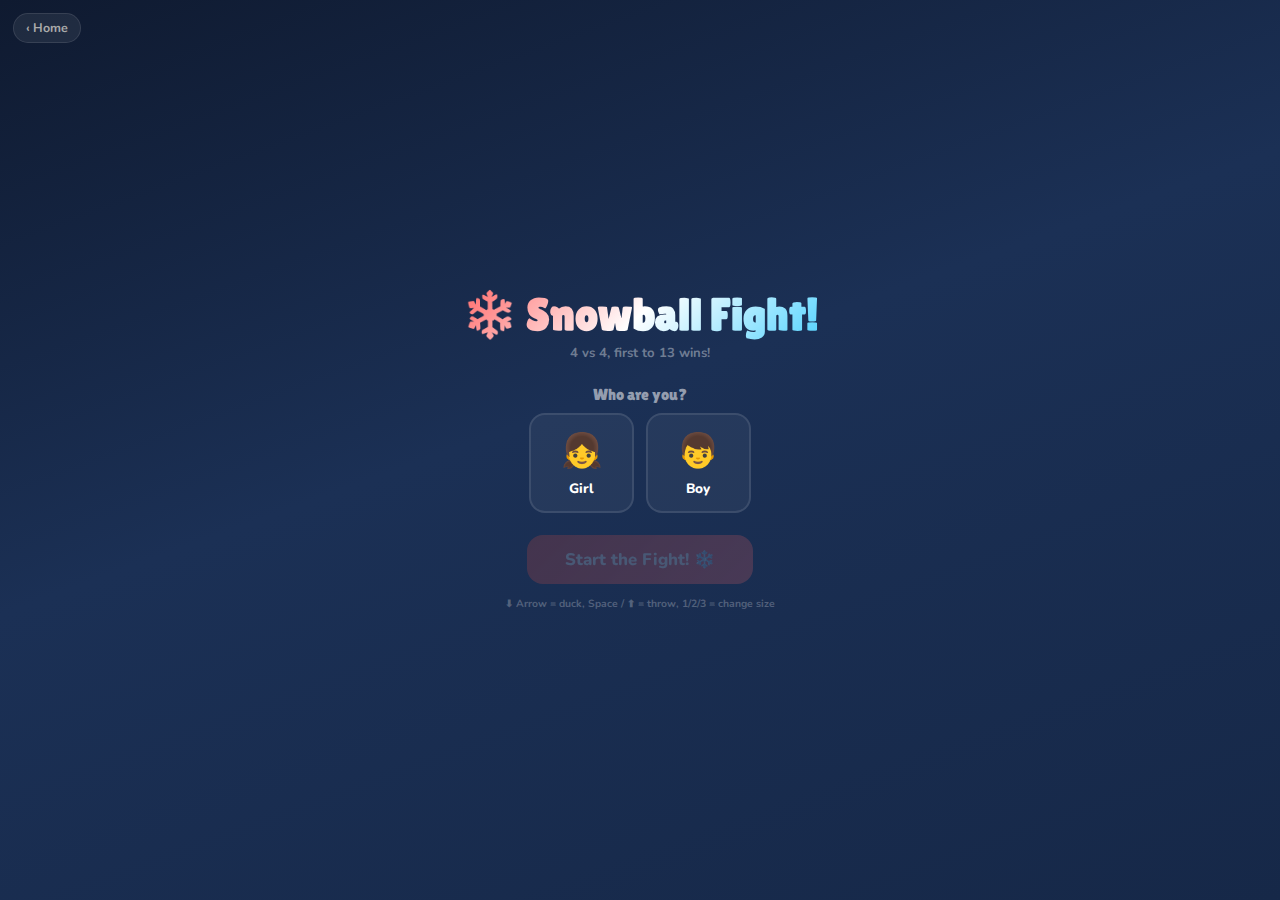
<file: games/snowball-game.html>
<!DOCTYPE html>
<html lang="en">
<head>
<meta charset="UTF-8">
<meta name="viewport" content="width=device-width, initial-scale=1.0, user-scalable=no">
<title>Snowball Fight!</title>
<link rel="preconnect" href="https://fonts.googleapis.com">
<link href="https://fonts.googleapis.com/css2?family=Lilita+One&family=Nunito:wght@600;700;800;900&display=swap" rel="stylesheet">
<style>
*, *::before, *::after { box-sizing: border-box; margin: 0; padding: 0; }

html, body { height: 100%; overflow: hidden; }

body {
  font-family: 'Nunito', sans-serif;
  background: #15203a;
  color: #fff;
  -webkit-tap-highlight-color: transparent;
  touch-action: none;
  overscroll-behavior: none;
  user-select: none;
  -webkit-user-select: none;
}

/* ===== SELECT SCREEN ===== */
.screen {
  position: fixed; inset: 0;
  display: flex; flex-direction: column;
  align-items: center; justify-content: center;
  z-index: 50; padding: 1.5rem;
  transition: opacity 0.4s, transform 0.4s;
  background: linear-gradient(160deg, #0f1a30 0%, #1b3055 45%, #162848 100%);
}
.screen.hidden { opacity: 0; pointer-events: none; transform: scale(0.94); }

.screen h1 {
  font-family: 'Lilita One', cursive;
  font-size: clamp(1.8rem, 7vw, 2.8rem);
  margin-bottom: 0.2rem; text-align: center;
}
.title-glow {
  background: linear-gradient(135deg, #ff6b6b, #fff 50%, #56d4ff);
  -webkit-background-clip: text; -webkit-text-fill-color: transparent;
  background-clip: text;
}
.subtitle {
  color: rgba(255,255,255,0.38); font-weight: 700;
  font-size: 0.82rem; margin-bottom: 1.4rem; text-align: center;
}

.pick-label {
  font-family: 'Lilita One', cursive; font-size: 1rem;
  margin-bottom: 0.6rem; color: rgba(255,255,255,0.55);
}
.pick-row {
  display: flex; gap: 0.7rem; margin-bottom: 1.4rem;
  flex-wrap: wrap; justify-content: center;
}
.pick-btn {
  display: flex; flex-direction: column; align-items: center; gap: 0.3rem;
  padding: 0.8rem 1.3rem; background: rgba(255,255,255,0.05);
  border: 2px solid rgba(255,255,255,0.1); border-radius: 1rem;
  color: #fff; font-family: 'Nunito', sans-serif; font-weight: 800;
  font-size: 0.85rem; cursor: pointer; transition: all 0.2s; min-width: 105px;
}
.pick-btn:active { transform: scale(0.95); }
.pick-btn.on {
  border-color: #56d4ff; background: rgba(86,212,255,0.14);
  box-shadow: 0 0 18px rgba(86,212,255,0.2);
}
.pick-btn .pi { font-size: 2.1rem; }

.go-btn {
  font-family: 'Nunito', sans-serif; font-weight: 800; font-size: 1.05rem;
  padding: 0.8rem 2.4rem;
  background: linear-gradient(135deg, #e74c3c, #ff6b6b);
  color: #fff; border: none; border-radius: 1rem; cursor: pointer;
  transition: transform 0.15s, opacity 0.3s;
}
.go-btn:active { transform: scale(0.95); }
.go-btn:disabled { opacity: 0.2; pointer-events: none; }

.back-link {
  position: absolute; top: 0.8rem; left: 0.8rem;
  display: inline-flex; align-items: center; gap: 0.25rem;
  background: rgba(255,255,255,0.07); border: 1px solid rgba(255,255,255,0.1);
  color: #aaa; font-family: 'Nunito', sans-serif; font-weight: 700;
  font-size: 0.78rem; padding: 0.35rem 0.75rem; border-radius: 2rem;
  cursor: pointer; text-decoration: none; z-index: 60;
}

.hint {
  color: rgba(255,255,255,0.25); font-size: 0.65rem; font-weight: 700;
  max-width: 270px; text-align: center; margin-top: 0.8rem; line-height: 1.5;
}

/* ===== CANVAS ===== */
#gc { position: fixed; top: 0; left: 0; width: 100vw; height: 100vh; z-index: 1; display: none; }

/* ===== HUD ===== */
.hud {
  position: fixed; top: 0; left: 0; right: 0; z-index: 40;
  display: none; justify-content: center; padding: 0.5rem; pointer-events: none;
}
.hud.on { display: flex; }
.hud-box {
  display: flex; align-items: center; gap: 0.5rem;
  background: rgba(0,0,0,0.5); backdrop-filter: blur(8px); -webkit-backdrop-filter: blur(8px);
  padding: 0.35rem 0.85rem; border-radius: 0.85rem;
  border: 1px solid rgba(255,255,255,0.07);
}
.tm { text-align: center; min-width: 42px; }
.tm-lbl { font-size: 0.48rem; text-transform: uppercase; letter-spacing: 1px; font-weight: 800; }
.tm-lbl.b { color: #56d4ff; }
.tm-lbl.r { color: #ff6b6b; }
.tm-n { font-family: 'Lilita One', cursive; font-size: 1.25rem; line-height: 1.2; }
.vs { font-family: 'Lilita One', cursive; font-size: 0.75rem; color: rgba(255,255,255,0.25); }
.goal-lbl { font-size: 0.4rem; text-transform: uppercase; letter-spacing: 0.5px; font-weight: 700; color: rgba(255,255,255,0.25); text-align: center; margin-top: -1px; }

.quit-btn {
  position: fixed; top: 0.5rem; left: 0.5rem; z-index: 42;
  background: rgba(0,0,0,0.4); backdrop-filter: blur(6px); -webkit-backdrop-filter: blur(6px);
  padding: 0.32rem 0.6rem; border-radius: 0.65rem;
  border: 1px solid rgba(255,255,255,0.07);
  color: #999; font-family: 'Nunito', sans-serif; font-weight: 700;
  font-size: 0.68rem; cursor: pointer; display: none;
}
.quit-btn.on { display: block; }

/* ===== SIZE PICKER ===== */
.szp {
  position: fixed; z-index: 42; display: none; gap: 0.3rem;
}
.szp.on { display: flex; }
.szb {
  display: flex; flex-direction: column; align-items: center; gap: 0.1rem;
  padding: 0.32rem 0.5rem; background: rgba(0,0,0,0.4);
  backdrop-filter: blur(6px); -webkit-backdrop-filter: blur(6px);
  border: 2px solid rgba(255,255,255,0.1); border-radius: 0.65rem;
  color: #999; font-family: 'Nunito', sans-serif; font-weight: 800;
  font-size: 0.52rem; cursor: pointer; text-transform: uppercase; letter-spacing: 0.5px;
}
.szb:active { transform: scale(0.94); }
.szb.on { border-color: #ffe156; color: #ffe156; background: rgba(255,225,86,0.1); }
.szd { border-radius: 50%; background: #aaa; }
.szb.on .szd { background: #ffe156; }

/* ===== MOBILE CONTROLS ===== */
.mctrls {
  position: fixed; bottom: 0; left: 0; right: 0; z-index: 42;
  display: none; padding: 0.5rem 0.8rem 0.7rem;
  justify-content: space-between; align-items: flex-end; pointer-events: none;
}
.mctrls.on { display: flex; }

.mbtn {
  pointer-events: auto;
  width: 62px; height: 62px;
  background: rgba(0,0,0,0.3); backdrop-filter: blur(4px); -webkit-backdrop-filter: blur(4px);
  border: 2px solid rgba(255,255,255,0.16); border-radius: 0.9rem;
  display: flex; flex-direction: column; align-items: center; justify-content: center;
  gap: 2px; color: #fff; cursor: pointer;
}
.mbtn:active, .mbtn.p { background: rgba(255,255,255,0.18); border-color: rgba(255,255,255,0.35); }
.mbtn .mi { font-size: 1.3rem; }
.mbtn .ml { font-size: 0.45rem; font-weight: 800; text-transform: uppercase; letter-spacing: 0.5px; opacity: 0.55; }
.mthrow {
  width: 72px; height: 72px; border-radius: 50%;
  background: rgba(231,76,60,0.25); border-color: rgba(231,76,60,0.4);
}
.mthrow:active { background: rgba(231,76,60,0.45); }

/* ===== TOAST ===== */
.toast {
  position: fixed; top: 50%; left: 50%; transform: translate(-50%, -50%) scale(0.7);
  z-index: 65; font-family: 'Lilita One', cursive;
  font-size: clamp(1rem, 4.2vw, 1.6rem);
  color: #fff; text-shadow: 0 2px 8px rgba(0,0,0,0.5);
  opacity: 0; pointer-events: none; text-align: center;
  background: rgba(0,0,0,0.5); padding: 0.45rem 1.1rem; border-radius: 0.85rem;
  backdrop-filter: blur(5px); -webkit-backdrop-filter: blur(5px);
  transition: opacity 0.22s, transform 0.22s;
  border: 1px solid rgba(255,255,255,0.08);
}
.toast.v { opacity: 1; transform: translate(-50%, -50%) scale(1); }

/* ===== WIN OVERLAY ===== */
.wov {
  position: fixed; inset: 0; z-index: 80;
  display: flex; flex-direction: column; align-items: center; justify-content: center;
  background: rgba(0,0,0,0.7); backdrop-filter: blur(6px); -webkit-backdrop-filter: blur(6px);
  opacity: 0; pointer-events: none; transition: opacity 0.4s; padding: 1.5rem;
}
.wov.v { opacity: 1; pointer-events: auto; }
.wcard {
  background: rgba(255,255,255,0.06); border: 1px solid rgba(255,255,255,0.1);
  border-radius: 1.2rem; padding: 1.6rem 1.2rem; text-align: center;
  max-width: 310px; width: 100%;
}
.we { font-size: 3rem; margin-bottom: 0.3rem; }
.wt { font-family: 'Lilita One', cursive; font-size: 1.6rem; margin-bottom: 0.15rem; }
.ws { color: rgba(255,255,255,0.4); font-weight: 700; font-size: 0.82rem; margin-bottom: 0.3rem; }
.wf { font-family: 'Lilita One', cursive; font-size: 1.7rem; margin-bottom: 0.8rem; }
.wbtns { display: flex; flex-direction: column; gap: 0.4rem; }
.wb {
  font-family: 'Nunito', sans-serif; font-weight: 800; font-size: 0.9rem;
  padding: 0.7rem; border: none; border-radius: 0.85rem; cursor: pointer;
  text-decoration: none; text-align: center; display: block;
}
.wb:active { transform: scale(0.96); }
.wb1 { background: linear-gradient(135deg, #e74c3c, #ff6b6b); color: #fff; }
.wb2 { background: rgba(255,255,255,0.06); border: 1px solid rgba(255,255,255,0.09); color: #999; }

/* Menu snow deco */
.sdeco { position: fixed; inset: 0; pointer-events: none; z-index: 0; overflow: hidden; }
.sf {
  position: absolute; color: #fff; opacity: 0;
  animation: sfl linear infinite;
}
@keyframes sfl {
  0% { transform: translateY(-5vh) translateX(0) rotate(0); opacity: 0; }
  8% { opacity: var(--o,0.3); } 92% { opacity: var(--o,0.3); }
  100% { transform: translateY(105vh) translateX(var(--d,20px)) rotate(360deg); opacity: 0; }
}
</style>
</head>
<body>

<div class="sdeco" id="sdeco"></div>
<canvas id="gc"></canvas>

<!-- ===== SELECT SCREEN ===== -->
<div class="screen" id="selScreen">
  <a href="../index.html" class="back-link">‹ Home</a>
  <h1><span class="title-glow">❄️ Snowball Fight!</span></h1>
  <p class="subtitle">4 vs 4, first to 13 wins!</p>

  <div class="pick-label">Who are you?</div>
  <div class="pick-row" id="gRow">
    <button class="pick-btn" onclick="pickG('girl',this)"><span class="pi">👧</span>Girl</button>
    <button class="pick-btn" onclick="pickG('boy',this)"><span class="pi">👦</span>Boy</button>
  </div>

  <button class="go-btn" id="goBtn" disabled onclick="startGame()">Start the Fight! ❄️</button>
  <p class="hint" id="hint"></p>
</div>

<!-- ===== HUD ===== -->
<div class="hud" id="hud">
  <div style="display:flex;flex-direction:column;align-items:center;">
    <div class="hud-box">
      <div class="tm"><div class="tm-lbl b">Your Team</div><div class="tm-n" id="sB">0</div></div>
      <div class="vs">vs</div>
      <div class="tm"><div class="tm-lbl r">Them</div><div class="tm-n" id="sR">0</div></div>
    </div>
    <div class="goal-lbl">First to 13</div>
  </div>
</div>
<button class="quit-btn" id="qBtn" onclick="quit()">✕ Quit</button>

<!-- Size picker -->
<div class="szp" id="szp">
  <button class="szb on" data-s="small" onclick="pickSz('small',this)"><div class="szd" style="width:8px;height:8px"></div>S</button>
  <button class="szb" data-s="medium" onclick="pickSz('medium',this)"><div class="szd" style="width:12px;height:12px"></div>M</button>
  <button class="szb" data-s="large" onclick="pickSz('large',this)"><div class="szd" style="width:16px;height:16px"></div>L</button>
</div>

<!-- ===== MOBILE ===== -->
<div class="mctrls" id="mc">
  <div class="mbtn" id="bDuck"><span class="mi">⬇️</span><span class="ml">Duck</span></div>
  <div class="mbtn mthrow" id="bThrow"><span class="mi">🎯</span><span class="ml">Throw</span></div>
</div>

<!-- Toast -->
<div class="toast" id="toast"></div>

<!-- Win overlay -->
<div class="wov" id="wov">
  <div class="wcard">
    <div class="we" id="wE">🏆</div>
    <div class="wt" id="wT">You Win!</div>
    <div class="ws" id="wS">Your team crushed it!</div>
    <div class="wf" id="wF">13 - 8</div>
    <div class="wbtns">
      <button class="wb wb1" onclick="replay()">Play Again! 🔄</button>
      <a href="../index.html" class="wb wb2">Back to Home</a>
    </div>
  </div>
</div>

<script>
// ==================== ENGINE ====================
const cv = document.getElementById('gc');
const cx = cv.getContext('2d');
let W, H;
const TOUCH = ('ontouchstart' in window) || navigator.maxTouchPoints > 0;
let G = null;

function resize() {
  W = cv.width = window.innerWidth;
  H = cv.height = window.innerHeight;
  if (G) calcZones();
}
resize();
window.addEventListener('resize', resize);

// Controls hint
document.getElementById('hint').textContent = TOUCH
  ? 'Hold ⬇️ to duck behind the snow bank. Tap 🎯 to throw!'
  : '⬇ Arrow = duck, Space / ⬆ = throw, 1/2/3 = change size';

// ==================== CONFIG ====================
const GOAL = 13;
const TEAM = 4;
const KW = 28, KH = 46;
const SZ = {
  small:  { r: 4,  sp: 4 },
  medium: { r: 7,  sp: 3 },
  large:  { r: 11, sp: 2.2 }
};

let gender = null;
let running = false;
let loopId = null;

// ==================== MENU ====================
function pickG(g, btn) {
  gender = g;
  document.querySelectorAll('#gRow .pick-btn').forEach(b => b.classList.remove('on'));
  btn.classList.add('on');
  document.getElementById('goBtn').disabled = false;
}
function pickSz(s, btn) {
  if (G) G.bsz = s;
  document.querySelectorAll('.szb').forEach(b => b.classList.remove('on'));
  btn.classList.add('on');
}

// ==================== ZONES ====================
// Scene layout top-to-bottom:
// sky → enemy yard → top snowbank → road → bottom snowbank → player yard → ground
let Z = {};

function calcZones() {
  const skyH = H * 0.12;
  const yardH = H * 0.14;
  const bankH = H * 0.13;  // Taller walls
  const roadH = H * 0.18;

  Z = {
    skyH,
    eYardTop: skyH, eYardH: yardH,
    tBankY: skyH + yardH,
    bankH,
    roadY: skyH + yardH + bankH,
    roadH,
    bBankY: skyH + yardH + bankH + roadH,
    pYardTop: skyH + yardH + bankH + roadH + bankH,
    pYardH: yardH,
    groundY: skyH + yardH + bankH + roadH + bankH + yardH
  };

  if (!G) return;
  const mg = 36;
  const sp = (W - mg * 2) / TEAM;
  for (let i = 0; i < TEAM; i++) {
    const xp = mg + sp * (i + 0.5);
    G.pt[i].x = xp;
    G.et[i].x = xp;
    // Position kids so head+shoulders peek above wall top, legs hidden behind wall
    G.et[i].by = Z.tBankY + 14;   // enemies behind top wall
    G.pt[i].by = Z.bBankY + 14;   // players behind bottom wall
  }
}

// ==================== INIT ====================
function mkKid(i, isMe, isEnemy, g, col) {
  return {
    x: 0, by: 0,
    duck: false, duckT: 0,
    isMe,
    hit: false, hitT: 0,
    cd: isEnemy ? 120 + Math.random() * 300 : (isMe ? 0 : 100 + Math.random() * 250),
    g, col,
    throwA: 0
  };
}

function initGame() {
  const pCol = [
    { c: '#3498db', c2: '#6ab5e6', h: '#2471a3', sc: '#f1c40f' },
    { c: '#f1c40f', c2: '#f7dc6f', h: '#d4ac0d', sc: '#e74c3c' },  // Player: BRIGHT GOLD
    { c: '#8e44ad', c2: '#b88fce', h: '#6c3483', sc: '#f39c12' },
    { c: '#1abc9c', c2: '#73d5c4', h: '#148f77', sc: '#e74c3c' }
  ];
  const eCol = [
    { c: '#e74c3c', c2: '#f1948a', h: '#b03a2e', sc: '#2ecc71' },
    { c: '#e67e22', c2: '#f0b27a', h: '#ca6f1e', sc: '#3498db' },
    { c: '#c0392b', c2: '#e56b6f', h: '#922b21', sc: '#f1c40f' },
    { c: '#d4ac0d', c2: '#f7dc6f', h: '#b7950b', sc: '#8e44ad' }
  ];

  const pt = [], et = [];
  for (let i = 0; i < TEAM; i++) {
    const pg = i === 1 ? gender : (Math.random() < 0.5 ? 'boy' : 'girl');
    pt.push(mkKid(i, i === 1, false, pg, pCol[i]));
    et.push(mkKid(i, false, true, Math.random() < 0.5 ? 'boy' : 'girl', eCol[i]));
  }

  G = {
    pt, et,
    ps: 0, es: 0,
    balls: [], vehs: [], parts: [], flakes: [],
    bsz: 'small',
    vTmr: 120 + Math.random() * 180,
    fr: 0,
    pDuck: false,
    won: false
  };

  for (let i = 0; i < 55; i++) {
    G.flakes.push({
      x: Math.random() * W, y: Math.random() * H,
      sz: 1 + Math.random() * 2.5, sp: 0.3 + Math.random() * 0.8,
      dr: (Math.random() - 0.5) * 0.3, op: 0.2 + Math.random() * 0.35
    });
  }

  calcZones();
}

// ==================== DRAWING ====================

function rr(x, y, w, h, r) {
  cx.beginPath();
  cx.moveTo(x + r, y);
  cx.lineTo(x + w - r, y); cx.quadraticCurveTo(x + w, y, x + w, y + r);
  cx.lineTo(x + w, y + h - r); cx.quadraticCurveTo(x + w, y + h, x + w - r, y + h);
  cx.lineTo(x + r, y + h); cx.quadraticCurveTo(x, y + h, x, y + h - r);
  cx.lineTo(x, y + r); cx.quadraticCurveTo(x, y, x + r, y);
  cx.fill();
}

function drawBank(y, h, c1, c2, isFront) {
  // === VERTICAL SNOW WALL (seen from side) ===

  // Wall face - gradient gives depth illusion
  const wg = cx.createLinearGradient(0, y, 0, y + h);
  wg.addColorStop(0, '#e8f0f6');
  wg.addColorStop(0.15, c1);
  wg.addColorStop(0.7, c2);
  wg.addColorStop(1, '#b8c8d6');
  cx.fillStyle = wg;
  cx.fillRect(0, y, W, h);

  // Horizontal snow block lines (like stacked packed snow)
  cx.strokeStyle = 'rgba(180,200,218,0.35)';
  cx.lineWidth = 1;
  const blockH = h / 4;
  for (let row = 1; row < 4; row++) {
    const ly = y + row * blockH;
    cx.beginPath(); cx.moveTo(0, ly); cx.lineTo(W, ly); cx.stroke();
  }

  // Vertical mortar lines staggered per row
  cx.strokeStyle = 'rgba(180,200,218,0.2)';
  for (let row = 0; row < 4; row++) {
    const rowY = y + row * blockH;
    const offset = (row % 2) * 30;
    for (let bx = offset; bx < W; bx += 60) {
      cx.beginPath(); cx.moveTo(bx, rowY); cx.lineTo(bx, rowY + blockH); cx.stroke();
    }
  }

  // Snow-covered flat top edge with bumps
  const topH = 6;
  cx.fillStyle = '#f0f6fa';
  cx.beginPath(); cx.moveTo(0, y + topH);
  for (let xp = 0; xp <= W; xp += 10) {
    cx.lineTo(xp, y - 2 - Math.sin(xp * 0.07 + y * 0.01) * 3 - Math.cos(xp * 0.12) * 2);
  }
  cx.lineTo(W, y + topH); cx.closePath(); cx.fill();

  // Top highlight line
  cx.strokeStyle = 'rgba(255,255,255,0.5)';
  cx.lineWidth = 1.5;
  cx.beginPath();
  for (let xp = 0; xp <= W; xp += 10) {
    const bumpY = y - 1 - Math.sin(xp * 0.07 + y * 0.01) * 3 - Math.cos(xp * 0.12) * 2;
    if (xp === 0) cx.moveTo(xp, bumpY); else cx.lineTo(xp, bumpY);
  }
  cx.stroke();

  // Bottom shadow for 3D depth
  cx.fillStyle = 'rgba(0,0,0,0.06)';
  cx.fillRect(0, y + h - 3, W, 3);

  // Front wall gets a subtle inner shadow at the top
  if (isFront) {
    const shg = cx.createLinearGradient(0, y, 0, y + 12);
    shg.addColorStop(0, 'rgba(0,0,0,0.05)');
    shg.addColorStop(1, 'rgba(0,0,0,0)');
    cx.fillStyle = shg;
    cx.fillRect(0, y, W, 12);
  }
}

function drawPlayerIndicator(kid) {
  if (!kid.isMe) return;
  const { x, duck } = kid;

  // Pulsing glow circle
  const glowPulse = 0.35 + Math.sin(G.fr * 0.06) * 0.15;
  const glowR = 30 + Math.sin(G.fr * 0.05) * 5;
  const gy = kid.by + (duck ? KH * 0.15 : -KH * 0.15);
  cx.save();
  cx.globalAlpha = glowPulse;
  const glowG = cx.createRadialGradient(x, gy, 0, x, gy, glowR);
  glowG.addColorStop(0, 'rgba(255,225,86,0.6)');
  glowG.addColorStop(0.5, 'rgba(255,225,86,0.2)');
  glowG.addColorStop(1, 'rgba(255,225,86,0)');
  cx.fillStyle = glowG;
  cx.beginPath(); cx.arc(x, gy, glowR, 0, Math.PI * 2); cx.fill();
  cx.globalAlpha = 1;
  cx.restore();

  // Ground spotlight
  cx.save();
  cx.globalAlpha = 0.2 + Math.sin(G.fr * 0.06) * 0.05;
  cx.fillStyle = '#ffe156';
  cx.beginPath(); cx.ellipse(x, kid.by + KH * 0.5, 20, 6, 0, 0, Math.PI * 2); cx.fill();
  cx.globalAlpha = 1;
  cx.restore();

  // Floating "YOU" arrow - big, always visible, even when ducking
  const arrowBaseY = duck ? kid.by - 8 : kid.by - KH - 14;
  const ay = arrowBaseY + Math.sin(G.fr * 0.07) * 5;
  cx.save(); cx.translate(x, ay);
  // Arrow shadow
  cx.globalAlpha = 0.25;
  cx.fillStyle = '#000';
  cx.beginPath();
  cx.moveTo(0, 16); cx.lineTo(-10, 3); cx.lineTo(-4, 3);
  cx.lineTo(-4, -10); cx.lineTo(4, -10); cx.lineTo(4, 3);
  cx.lineTo(10, 3); cx.closePath(); cx.fill();
  cx.globalAlpha = 1;
  // Arrow body with pulsing color
  const arrowBright = 0.85 + Math.sin(G.fr * 0.1) * 0.15;
  cx.fillStyle = `rgba(255,225,86,${arrowBright})`;
  cx.beginPath();
  cx.moveTo(0, 14); cx.lineTo(-9, 2); cx.lineTo(-4, 2);
  cx.lineTo(-4, -10); cx.lineTo(4, -10); cx.lineTo(4, 2);
  cx.lineTo(9, 2); cx.closePath(); cx.fill();
  // Arrow white highlight
  cx.fillStyle = 'rgba(255,255,255,0.4)';
  cx.fillRect(-2, -8, 4, 8);
  // "YOU" label with dark pill background
  cx.fillStyle = 'rgba(0,0,0,0.55)';
  rr(-18, -27, 36, 15, 6);
  cx.fillStyle = '#ffe156';
  cx.font = '900 11px Nunito, sans-serif'; cx.textAlign = 'center';
  cx.fillText('YOU', 0, -15);
  cx.restore();
}

function drawScene() {
  // Sky
  const sg = cx.createLinearGradient(0, 0, 0, Z.skyH);
  sg.addColorStop(0, '#6a9fd6'); sg.addColorStop(1, '#a6c8e2');
  cx.fillStyle = sg; cx.fillRect(0, 0, W, Z.skyH + 5);

  // Cloud puffs
  cx.fillStyle = 'rgba(255,255,255,0.25)';
  [[W*0.15, Z.skyH*0.3, 35], [W*0.55, Z.skyH*0.22, 28], [W*0.82, Z.skyH*0.38, 22]].forEach(([cx2,cy,r]) => {
    cx.beginPath(); cx.arc(cx2, cy, r, 0, Math.PI*2); cx.fill();
    cx.beginPath(); cx.arc(cx2-r*0.7, cy+4, r*0.7, 0, Math.PI*2); cx.fill();
    cx.beginPath(); cx.arc(cx2+r*0.8, cy+3, r*0.65, 0, Math.PI*2); cx.fill();
  });

  // Distant trees
  for (let xp = 0; xp < W; xp += 26) {
    const th = 15 + Math.sin(xp * 0.055) * 9;
    const ty = Z.skyH - th;
    // Tree body
    cx.fillStyle = '#6a9960';
    cx.beginPath(); cx.moveTo(xp, ty + th + 2); cx.lineTo(xp + 6, ty); cx.lineTo(xp + 12, ty + th + 2); cx.fill();
    // Snow cap
    cx.fillStyle = '#e4f0f6';
    cx.beginPath(); cx.moveTo(xp + 1, ty + 5); cx.lineTo(xp + 6, ty - 2); cx.lineTo(xp + 11, ty + 5); cx.fill();
  }

  // Enemy yard
  const ey = cx.createLinearGradient(0, Z.eYardTop, 0, Z.tBankY);
  ey.addColorStop(0, '#d8e8f2'); ey.addColorStop(1, '#cee0ec');
  cx.fillStyle = ey; cx.fillRect(0, Z.eYardTop, W, Z.eYardH);

  // Top snowbank (enemy wall)
  drawBank(Z.tBankY, Z.bankH, '#e2edf6', '#d6e4f0', false);

  // Road
  cx.fillStyle = '#505358';
  cx.fillRect(0, Z.roadY, W, Z.roadH);
  // Road lines
  cx.strokeStyle = '#bbb'; cx.lineWidth = 2;
  cx.setLineDash([18, 14]);
  cx.beginPath();
  cx.moveTo(0, Z.roadY + Z.roadH / 2);
  cx.lineTo(W, Z.roadY + Z.roadH / 2);
  cx.stroke();
  cx.setLineDash([]);
  // Curbs
  cx.fillStyle = '#7a7a7a';
  cx.fillRect(0, Z.roadY, W, 3);
  cx.fillRect(0, Z.roadY + Z.roadH - 3, W, 3);

  // Bottom snowbank (player wall)
  drawBank(Z.bBankY, Z.bankH, '#dee9f3', '#d0e0ee', true);

  // Player yard
  const py = cx.createLinearGradient(0, Z.pYardTop, 0, Z.groundY);
  py.addColorStop(0, '#d6e4f0'); py.addColorStop(1, '#c8dae6');
  cx.fillStyle = py; cx.fillRect(0, Z.pYardTop, W, Z.pYardH);

  // Ground
  cx.fillStyle = '#c2d4e2';
  cx.fillRect(0, Z.groundY, W, H - Z.groundY);
}

function drawKid(kid, up) {
  const { x, duck, hit, hitT, col, g: gk, isMe, throwA } = kid;
  const dOff = duck ? KH * 0.52 : 0;
  const ky = kid.by + dOff;

  cx.save();
  cx.translate(x, ky);
  if (hit && hitT > 0) cx.rotate(Math.sin(hitT * 0.7) * 0.13);

  const skin = gk === 'girl' ? '#f5ccaa' : '#e8be9a';
  const hair = gk === 'girl' ? '#6b3a1e' : '#3d2512';

  // Shadow
  cx.globalAlpha = 0.07;
  cx.fillStyle = '#000';
  cx.beginPath(); cx.ellipse(0, KH * 0.46, 10, 3, 0, 0, Math.PI * 2); cx.fill();
  cx.globalAlpha = 1;

  if (!duck) {
    // Legs
    cx.fillStyle = '#3e5060';
    cx.fillRect(-6, 6, 5, 13); cx.fillRect(1, 6, 5, 13);
    // Boots
    cx.fillStyle = '#2c3545';
    rr(-7, 17, 6, 5, 2); rr(1, 17, 6, 5, 2);
  }

  // Torso
  cx.fillStyle = col.c;
  rr(-9, -8, 18, duck ? 11 : 16, 3);
  cx.fillStyle = col.c2;
  cx.fillRect(-2, -6, 4, duck ? 8 : 12);

  if (!duck) {
    const aRaise = throwA > 0 ? -throwA * 0.16 : 0;
    cx.fillStyle = col.c;
    cx.fillRect(-13, -4 + aRaise, 5, 9);
    cx.fillRect(8, -4 + aRaise, 5, 9);
    cx.fillStyle = '#2c3545';
    cx.fillRect(-13, 4 + aRaise, 5, 3);
    cx.fillRect(8, 4 + aRaise, 5, 3);
  }

  // Scarf
  cx.fillStyle = col.sc;
  cx.fillRect(-7, -9, 14, 3);
  if (!duck) { cx.fillRect(-9, -8, 3, 6); }

  // Head
  cx.fillStyle = skin;
  cx.beginPath(); cx.arc(0, -16, 7.5, 0, Math.PI * 2); cx.fill();

  // Hair
  cx.fillStyle = hair;
  if (gk === 'girl') {
    cx.beginPath(); cx.arc(0, -18, 7.5, Math.PI * 0.9, Math.PI * 2.1); cx.fill();
    cx.beginPath(); cx.arc(-8, -12, 2.5, 0, Math.PI * 2); cx.fill();
    cx.beginPath(); cx.arc(8, -12, 2.5, 0, Math.PI * 2); cx.fill();
  } else {
    cx.beginPath(); cx.arc(0, -18, 7.5, Math.PI * 0.8, Math.PI * 2.2); cx.fill();
  }

  // Hat
  cx.fillStyle = col.h;
  cx.beginPath(); cx.arc(0, -20, 8.5, Math.PI, Math.PI * 2); cx.fill();
  cx.fillRect(-8.5, -20, 17, 3);
  cx.fillStyle = '#fff';
  cx.beginPath(); cx.arc(0, -27, 3, 0, Math.PI * 2); cx.fill();

  // Eyes
  const eY = up ? -18 : -14;
  cx.fillStyle = '#1a1a2e';
  cx.beginPath(); cx.arc(-3, eY, 1.5, 0, Math.PI * 2); cx.fill();
  cx.beginPath(); cx.arc(3, eY, 1.5, 0, Math.PI * 2); cx.fill();
  // Smile
  cx.strokeStyle = '#1a1a2e'; cx.lineWidth = 1;
  cx.beginPath(); cx.arc(0, up ? -14 : -12, 3, 0.15 * Math.PI, 0.85 * Math.PI); cx.stroke();
  // Cheeks
  cx.fillStyle = 'rgba(228,90,90,0.22)';
  cx.beginPath(); cx.arc(-6, -14, 2.5, 0, Math.PI * 2); cx.fill();
  cx.beginPath(); cx.arc(6, -14, 2.5, 0, Math.PI * 2); cx.fill();

  // Hit stars
  if (hit && hitT > 0) {
    cx.font = '10px serif'; cx.textAlign = 'center';
    for (let i = 0; i < 3; i++) {
      const a = hitT * 0.15 + i * 2.1;
      cx.fillText('⭐', Math.cos(a) * 14, -30 + Math.sin(a) * 5);
    }
  }

  cx.restore();
}

function drawVeh(v) {
  cx.save(); cx.translate(v.x, v.y);

  if (v.tp === 'plow') {
    cx.fillStyle = '#e88620';
    rr(-v.w / 2, -v.h / 2, v.w, v.h, 5);
    cx.fillStyle = '#cc6a10';
    rr(-v.w / 2 + 3, -v.h / 2 + 2, v.w * 0.32, v.h - 4, 3);
    cx.fillStyle = '#a8d4f0';
    rr(-v.w / 2 + 5, -v.h / 2 + 4, v.w * 0.22, v.h * 0.4, 2);
    // Plow blade
    const pd = v.sp > 0 ? 1 : -1;
    cx.fillStyle = '#f5a623';
    cx.beginPath();
    cx.moveTo(pd * v.w / 2, -v.h / 2 - 2);
    cx.lineTo(pd * (v.w / 2 + 15), -v.h / 2 + 5);
    cx.lineTo(pd * (v.w / 2 + 15), v.h / 2 - 3);
    cx.lineTo(pd * v.w / 2, v.h / 2 + 2);
    cx.fill();
    // Snow spray from plow
    cx.fillStyle = 'rgba(220,235,248,0.6)';
    for (let i = 0; i < 5; i++) {
      const sx = pd * (v.w / 2 + 12 + Math.random() * 15);
      const sy = -v.h / 2 + Math.random() * v.h;
      cx.beginPath(); cx.arc(sx, sy, 2 + Math.random() * 3, 0, Math.PI * 2); cx.fill();
    }
    // Wheels
    cx.fillStyle = '#222';
    cx.beginPath(); cx.arc(-v.w / 4, v.h / 2, 5, 0, Math.PI * 2); cx.fill();
    cx.beginPath(); cx.arc(v.w / 4, v.h / 2, 5, 0, Math.PI * 2); cx.fill();
    // Warning light
    if (G.fr % 16 < 8) {
      cx.fillStyle = 'rgba(255,200,0,0.85)';
      cx.beginPath(); cx.arc(0, -v.h / 2 - 4, 4, 0, Math.PI * 2); cx.fill();
    }
  } else {
    cx.fillStyle = v.cl;
    rr(-v.w / 2, -v.h / 2, v.w, v.h, 4);
    cx.fillStyle = v.cl2;
    rr(-v.w * 0.22, -v.h / 2 + 1, v.w * 0.44, v.h - 2, 3);
    cx.fillStyle = '#a8d4f0';
    rr(-v.w * 0.18, -v.h / 2 + 3, v.w * 0.36, v.h * 0.36, 2);
    cx.fillStyle = '#222';
    cx.beginPath(); cx.arc(-v.w / 3, v.h / 2, 3.5, 0, Math.PI * 2); cx.fill();
    cx.beginPath(); cx.arc(v.w / 3, v.h / 2, 3.5, 0, Math.PI * 2); cx.fill();
    // Headlight
    const hd = v.sp > 0 ? 1 : -1;
    cx.fillStyle = 'rgba(255,240,180,0.5)';
    cx.beginPath(); cx.arc(hd * v.w / 2.2, -v.h * 0.15, 2, 0, Math.PI * 2); cx.fill();
    cx.beginPath(); cx.arc(hd * v.w / 2.2, v.h * 0.15, 2, 0, Math.PI * 2); cx.fill();
  }

  cx.restore();
}

function drawBall(b) {
  cx.save(); cx.translate(b.x, b.y);
  cx.globalAlpha = 0.1; cx.fillStyle = '#000';
  cx.beginPath(); cx.ellipse(1.5, 1.5, b.r, b.r * 0.4, 0, 0, Math.PI * 2); cx.fill();
  cx.globalAlpha = 1;
  const g = cx.createRadialGradient(-b.r * 0.3, -b.r * 0.3, 0, 0, 0, b.r);
  g.addColorStop(0, '#fff'); g.addColorStop(1, '#c6d8e6');
  cx.fillStyle = g;
  cx.beginPath(); cx.arc(0, 0, b.r, 0, Math.PI * 2); cx.fill();
  cx.restore();
}

function drawPile() {
  const me = G.pt.find(k => k.isMe);
  if (!me) return;
  const px = me.x + 24, py = Z.bBankY - 2;
  cx.fillStyle = '#ced8e4';
  cx.beginPath(); cx.ellipse(px, py + 5, 13, 5.5, 0, 0, Math.PI * 2); cx.fill();
  [[-4,0,4],[ 4,0,4],[0,0.5,4],[-2,-5,3.5],[3,-5,3.5],[0.5,-9,3]].forEach(([dx,dy,r]) => {
    const g = cx.createRadialGradient(px+dx-0.8,py+dy-0.8,0,px+dx,py+dy,r);
    g.addColorStop(0,'#fff'); g.addColorStop(1,'#c6d8e6');
    cx.fillStyle = g;
    cx.beginPath(); cx.arc(px+dx, py+dy, r, 0, Math.PI*2); cx.fill();
  });
  cx.fillStyle = 'rgba(0,0,0,0.18)'; cx.font = '700 7px Nunito,sans-serif'; cx.textAlign = 'center';
  cx.fillText('∞', px, py + 14);
}

function drawFlakes() {
  G.flakes.forEach(f => {
    f.y += f.sp; f.x += f.dr;
    if (f.y > H + 5) { f.y = -5; f.x = Math.random() * W; }
    if (f.x < 0) f.x = W; if (f.x > W) f.x = 0;
    cx.globalAlpha = f.op; cx.fillStyle = '#fff';
    cx.beginPath(); cx.arc(f.x, f.y, f.sz, 0, Math.PI * 2); cx.fill();
  });
  cx.globalAlpha = 1;
}

function drawParts() {
  G.parts = G.parts.filter(p => {
    p.x += p.vx; p.y += p.vy; p.vy += 0.15; p.l--;
    if (p.l <= 0) return false;
    cx.globalAlpha = p.l / p.ml * 0.8;
    cx.fillStyle = p.c;
    cx.beginPath(); cx.arc(p.x, p.y, p.s, 0, Math.PI * 2); cx.fill();
    cx.globalAlpha = 1;
    return true;
  });
}

function burst(x, y, n, c) {
  for (let i = 0; i < n; i++) {
    G.parts.push({
      x, y, vx: (Math.random()-0.5)*5, vy: (Math.random()-0.5)*5-2,
      l: 13+Math.random()*13, ml: 26, s: 1.5+Math.random()*3, c: c||'#fff'
    });
  }
}

// ==================== LOGIC ====================

let tTO = null;
function toast(t, d) {
  const el = document.getElementById('toast');
  el.textContent = t; el.classList.add('v');
  clearTimeout(tTO);
  tTO = setTimeout(() => el.classList.remove('v'), d || 1200);
}

function playerThrow() {
  if (!G || G.won) return;
  const me = G.pt.find(k => k.isMe);
  if (!me || me.duck || me.cd > 0) return;

  const sz = SZ[G.bsz];
  // target a non-ducking enemy, or random
  let tgts = G.et.filter(e => !e.duck);
  if (!tgts.length) tgts = G.et;
  const tg = tgts[Math.floor(Math.random() * tgts.length)];

  const tx = tg.x + (Math.random()-0.5)*10;
  const ty = tg.by - KH * 0.35;
  const dx = tx - me.x, dy = ty - (me.by - 18);
  const d = Math.sqrt(dx*dx + dy*dy);

  G.balls.push({ x: me.x, y: me.by - 18, vx: dx/d*sz.sp, vy: dy/d*sz.sp, r: sz.r, en: false });
  me.cd = 30; me.throwA = 10;
}

function aiEThrow(e) {
  if (G.won || e.duck) return;
  const sk = ['small','medium','large'][Math.floor(Math.random()*3)];
  const sz = SZ[sk];
  let tgts = G.pt.filter(k => !k.duck);
  if (!tgts.length) tgts = G.pt;
  const tg = tgts[Math.floor(Math.random() * tgts.length)];

  const tx = tg.x + (Math.random()-0.5)*22;
  const ty = tg.by - KH * 0.35;
  const dx = tx - e.x, dy = ty - (e.by - 18);
  const d = Math.sqrt(dx*dx + dy*dy);
  const sp = sz.sp * (0.6 + Math.random()*0.35);

  G.balls.push({ x: e.x, y: e.by - 18, vx: dx/d*sp, vy: dy/d*sp, r: sz.r, en: true });
  e.cd = 200 + Math.random()*300; e.throwA = 10;
}

function aiTThrow(t) {
  if (G.won || t.duck || t.isMe) return;
  const sk = ['small','medium'][Math.floor(Math.random()*2)];
  const sz = SZ[sk];
  let tgts = G.et.filter(e => !e.duck);
  if (!tgts.length) tgts = G.et;
  const tg = tgts[Math.floor(Math.random() * tgts.length)];

  const tx = tg.x + (Math.random()-0.5)*28;
  const ty = tg.by - KH * 0.35;
  const dx = tx - t.x, dy = ty - (t.by - 18);
  const d = Math.sqrt(dx*dx + dy*dy);

  G.balls.push({ x: t.x, y: t.by - 18, vx: dx/d*sz.sp*0.7, vy: dy/d*sz.sp*0.7, r: sz.r, en: false });
  t.cd = 220 + Math.random()*300; t.throwA = 10;
}

function spawnVeh() {
  const rc = Z.roadY + Z.roadH / 2;
  const goR = Math.random() < 0.5;
  const isPlow = Math.random() < 0.22;
  const cls = ['#3498db','#e74c3c','#2ecc71','#9b59b6','#1abc9c','#f39c12','#ecf0f1','#34495e'];
  const cl2s = ['#2471a3','#a93226','#1e8449','#6c3483','#148f77','#ca6f1e','#d5dbdb','#2c3e50'];
  const ci = Math.floor(Math.random()*cls.length);

  G.vehs.push({
    x: goR ? -90 : W + 90,
    y: rc + (goR ? -Z.roadH * 0.13 : Z.roadH * 0.13),
    w: isPlow ? 74 : 40 + Math.random() * 14,
    h: isPlow ? 27 : 17 + Math.random() * 5,
    sp: (goR ? 1 : -1) * (isPlow ? (1.5 + Math.random() * 0.8) : (2.5 + Math.random() * 2.5)),
    tp: isPlow ? 'plow' : 'car',
    cl: cls[ci], cl2: cl2s[ci]
  });

  if (isPlow) toast('🚜 SNOWPLOW! DUCK!', 1800);
}

function update() {
  if (G.won) return;
  G.fr++;

  const me = G.pt.find(k => k.isMe);
  me.duck = G.pDuck;

  // Cooldowns
  [...G.pt, ...G.et].forEach(k => {
    if (k.cd > 0) k.cd--;
    if (k.throwA > 0) k.throwA--;
    if (k.hitT > 0) k.hitT--;
    if (k.hitT === 0) k.hit = false;
    if (k.duckT > 0) { k.duckT--; if (k.duckT === 0 && !k.isMe) k.duck = false; }
  });

  // Enemy AI - one at a time, relaxed pace, cap total balls in air
  const maxBalls = 6;
  G.et.forEach(e => {
    if (e.cd <= 0 && !e.duck && G.balls.length < maxBalls && Math.random() < 0.004) aiEThrow(e);
    if (!e.duck && Math.random() < 0.002) { e.duck = true; e.duckT = 40 + Math.random() * 50; }
  });

  // Teammate AI - relaxed pace
  G.pt.forEach(t => {
    if (!t.isMe && t.cd <= 0 && !t.duck && G.balls.length < maxBalls && Math.random() < 0.003) aiTThrow(t);
  });

  // Vehicles
  G.vTmr--;
  if (G.vTmr <= 0) { spawnVeh(); G.vTmr = 180 + Math.random() * 320; }

  G.vehs.forEach(v => v.x += v.sp);

  // Snowplow danger
  G.vehs.forEach(v => {
    if (v.tp === 'plow') {
      // AI auto-duck near plow
      [...G.et, ...G.pt].forEach(k => {
        if (!k.isMe && Math.abs(k.x - v.x) < 110 && !k.duck) {
          k.duck = true; k.duckT = 50;
        }
      });
      // Player danger: if plow blade passes player and not ducking
      if (!me.duck && !me.hit) {
        const bladeX = v.sp > 0 ? v.x + v.w / 2 + 15 : v.x - v.w / 2 - 15;
        if (Math.abs(me.x - bladeX) < 16) {
          me.hit = true; me.hitT = 40;
          G.es++;
          burst(me.x, me.by - 10, 14, '#b8d8f0');
          toast('💥 Snowplow spray! Duck next time!', 1600);
          updHUD(); chkWin();
        }
      }
    }
  });

  G.vehs = G.vehs.filter(v => v.x > -120 && v.x < W + 120);

  // Snowballs
  G.balls = G.balls.filter(b => {
    b.x += b.vx; b.y += b.vy;
    if (b.y < -30 || b.y > H + 30 || b.x < -30 || b.x > W + 30) return false;

    // Hit a vehicle?
    for (const v of G.vehs) {
      if (Math.abs(b.x - v.x) < v.w/2 + b.r && Math.abs(b.y - v.y) < v.h/2 + b.r) {
        burst(b.x, b.y, 8, '#e0eef6'); return false;
      }
    }

    if (b.en) {
      // Check player team
      for (const k of G.pt) {
        if (k.hit) continue;
        const hy = k.duck ? k.by + KH * 0.52 : k.by;
        const hh = k.duck ? KH * 0.18 : KH * 0.65;
        if (Math.abs(b.x - k.x) < KW/2 + b.r + 3 && b.y > hy - hh/2 && b.y < hy + hh/2) {
          if (k.duck) continue;
          k.hit = true; k.hitT = 38;
          G.es++;
          burst(b.x, b.y, 14, '#fff');
          if (k.isMe) toast('💥 You got hit!', 900);
          updHUD(); chkWin();
          return false;
        }
      }
    } else {
      // Check enemy team
      for (const k of G.et) {
        if (k.hit) continue;
        const hy = k.duck ? k.by + KH * 0.52 : k.by;
        const hh = k.duck ? KH * 0.18 : KH * 0.65;
        if (Math.abs(b.x - k.x) < KW/2 + b.r + 3 && b.y > hy - hh/2 && b.y < hy + hh/2) {
          if (k.duck) continue;
          k.hit = true; k.hitT = 38;
          G.ps++;
          burst(b.x, b.y, 14, '#fff');
          toast('🎯 Direct hit!', 700);
          updHUD(); chkWin();
          return false;
        }
      }
    }
    return true;
  });
}

function updHUD() {
  document.getElementById('sB').textContent = G.ps;
  document.getElementById('sR').textContent = G.es;
}

function chkWin() {
  if (G.ps >= GOAL) { G.won = true; setTimeout(() => showWin(true), 550); }
  else if (G.es >= GOAL) { G.won = true; setTimeout(() => showWin(false), 550); }
}

function showWin(w) {
  document.getElementById('wE').textContent = w ? '🏆' : '😢';
  document.getElementById('wT').textContent = w ? 'You Win!' : 'You Lost!';
  document.getElementById('wS').textContent = w ? 'Your team crushed it! ❄️' : 'Better luck next time!';
  document.getElementById('wF').textContent = `${G.ps} — ${G.es}`;
  document.getElementById('wov').classList.add('v');
}

// ==================== RENDER ====================
function render() {
  cx.clearRect(0, 0, W, H);

  drawScene();

  // Enemies (drawn first, then wall covers their lower body)
  G.et.forEach(k => drawKid(k, false));
  drawBank(Z.tBankY, Z.bankH, '#e2edf6', '#d6e4f0', false);

  // Vehicles on road
  G.vehs.forEach(v => drawVeh(v));

  // Player team (drawn first, then wall covers their lower body)
  G.pt.forEach(k => drawKid(k, true));
  drawBank(Z.bBankY, Z.bankH, '#dee9f3', '#d0e0ee', true);

  // Player indicator ON TOP of the wall so it's always visible
  const me = G.pt.find(k => k.isMe);
  if (me) drawPlayerIndicator(me);

  // Pile, balls, particles, snow
  drawPile();
  G.balls.forEach(b => drawBall(b));
  drawParts();
  drawFlakes();
}

function loop() {
  if (!running) return;
  update(); render();
  loopId = requestAnimationFrame(loop);
}

// ==================== FLOW ====================
function startGame() {
  document.getElementById('selScreen').classList.add('hidden');
  document.getElementById('hud').classList.add('on');
  document.getElementById('qBtn').classList.add('on');
  document.getElementById('szp').classList.add('on');
  cv.style.display = 'block';
  if (TOUCH) document.getElementById('mc').classList.add('on');

  const sp = document.getElementById('szp');
  sp.style.bottom = TOUCH ? '5rem' : '0.7rem';
  sp.style.left = '50%'; sp.style.transform = 'translateX(-50%)';

  initGame(); updHUD();
  running = true; loop();
}

function replay() {
  document.getElementById('wov').classList.remove('v');
  initGame(); updHUD();
  G.bsz = document.querySelector('.szb.on')?.dataset.s || 'small';
}

function quit() {
  running = false; cancelAnimationFrame(loopId);
  cv.style.display = 'none';
  document.getElementById('hud').classList.remove('on');
  document.getElementById('qBtn').classList.remove('on');
  document.getElementById('szp').classList.remove('on');
  document.getElementById('mc').classList.remove('on');
  document.getElementById('wov').classList.remove('v');
  document.getElementById('selScreen').classList.remove('hidden');
}

// ==================== INPUT ====================
document.addEventListener('keydown', e => {
  if (!running || !G || G.won) return;
  if (e.key === 'ArrowDown') { G.pDuck = true; e.preventDefault(); }
  if (e.key === ' ' || e.key === 'ArrowUp') { playerThrow(); e.preventDefault(); }
  if (e.key === '1') pickSz('small', document.querySelector('.szb[data-s="small"]'));
  if (e.key === '2') pickSz('medium', document.querySelector('.szb[data-s="medium"]'));
  if (e.key === '3') pickSz('large', document.querySelector('.szb[data-s="large"]'));
});
document.addEventListener('keyup', e => {
  if (e.key === 'ArrowDown' && G) G.pDuck = false;
});

function bind(id, dn, up) {
  const el = document.getElementById(id);
  if (!el) return;
  el.addEventListener('touchstart', e => { e.preventDefault(); dn(); }, { passive: false });
  el.addEventListener('touchend', e => { e.preventDefault(); up(); }, { passive: false });
  el.addEventListener('touchcancel', up);
  el.addEventListener('mousedown', e => { e.preventDefault(); dn(); });
  el.addEventListener('mouseup', up);
  el.addEventListener('mouseleave', up);
}

bind('bDuck',
  () => { if (G) { G.pDuck = true; document.getElementById('bDuck').classList.add('p'); }},
  () => { if (G) { G.pDuck = false; document.getElementById('bDuck').classList.remove('p'); }}
);
bind('bThrow', () => { if (G) playerThrow(); }, () => {});

cv.addEventListener('click', e => {
  if (!running || !G || G.won) return;
  if (e.clientY < H * 0.55) playerThrow();
});

document.addEventListener('touchmove', e => { if (running) e.preventDefault(); }, { passive: false });

// ==================== MENU SNOWFLAKES ====================
const sdc = document.getElementById('sdeco');
for (let i = 0; i < 30; i++) {
  const s = document.createElement('div');
  s.className = 'sf';
  s.textContent = ['❄','❅','❆','•'][Math.floor(Math.random()*4)];
  s.style.left = Math.random()*100+'%';
  s.style.fontSize = (0.5+Math.random()*0.85)+'rem';
  s.style.setProperty('--o',(0.12+Math.random()*0.3).toFixed(2));
  s.style.setProperty('--d',(Math.random()-0.5)*50+'px');
  s.style.animationDuration = (5+Math.random()*7)+'s';
  s.style.animationDelay = Math.random()*7+'s';
  sdc.appendChild(s);
}
</script>
</body>
</html>
</file>
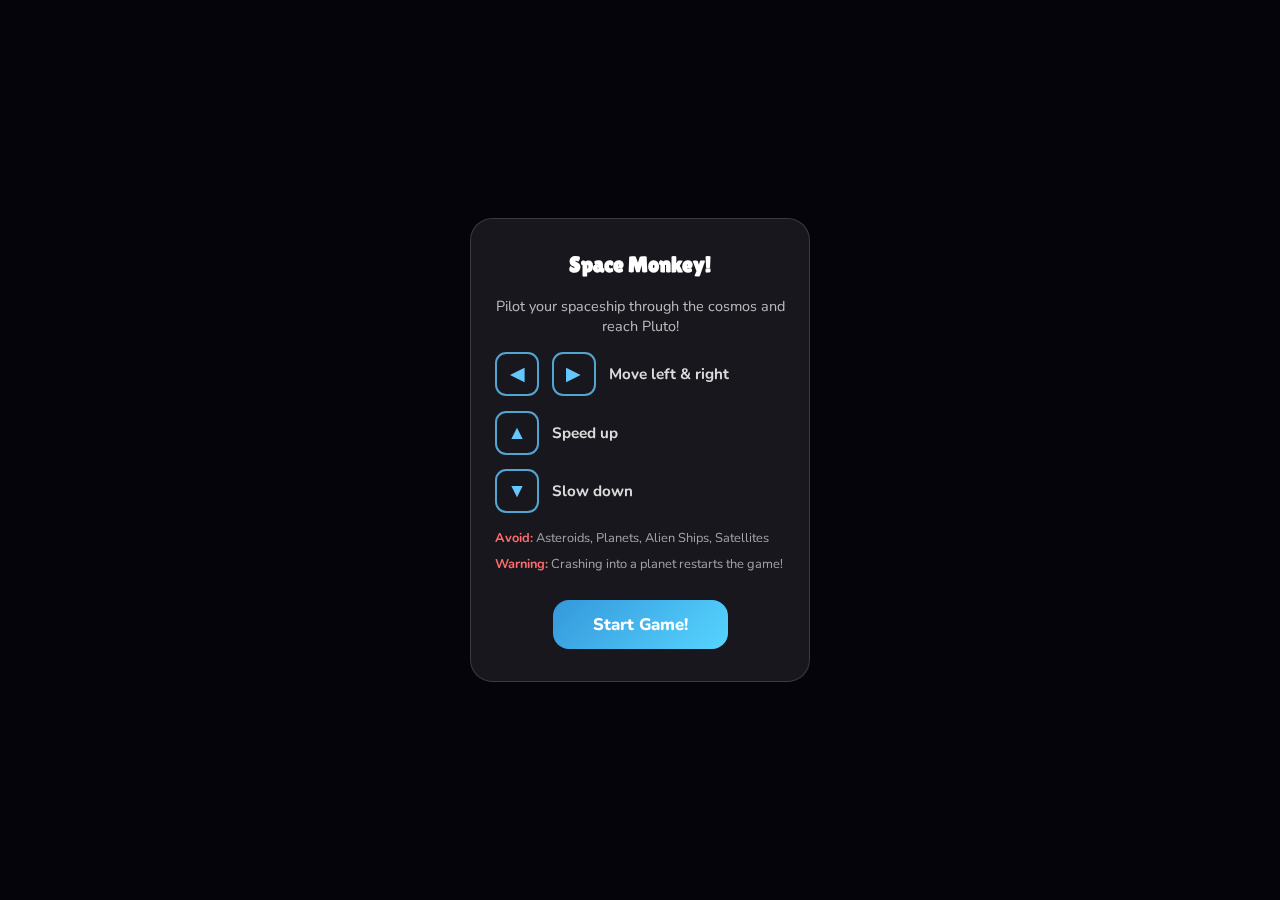
<file: games/space-monkey.html>
<!DOCTYPE html>
<html lang="en">
<head>
<meta charset="UTF-8">
<meta name="viewport" content="width=device-width, initial-scale=1.0, user-scalable=no">
<title>Space Monkey!</title>
<link rel="preconnect" href="https://fonts.googleapis.com">
<link href="https://fonts.googleapis.com/css2?family=Lilita+One&family=Nunito:wght@600;700;800;900&display=swap" rel="stylesheet">
<link rel="stylesheet" href="../shared/controls-modal.css">
<style>
  *, *::before, *::after { box-sizing: border-box; margin: 0; padding: 0; }

  :root {
    --space-dark: #0a0a1a;
    --space-mid: #1a1a3e;
    --accent-purple: #9b59b6;
    --accent-blue: #3498db;
    --accent-pink: #ff6b9d;
    --accent-orange: #ff9f43;
    --accent-green: #2ed573;
    --card-bg: rgba(255,255,255,0.08);
    --card-border: rgba(255,255,255,0.15);
  }

  html, body { height: 100%; overflow: hidden; }

  body {
    font-family: 'Nunito', sans-serif;
    background: var(--space-dark);
    color: #fff;
    -webkit-tap-highlight-color: transparent;
    touch-action: none;
    overscroll-behavior: none;
  }

  /* =========== MENU SCREENS =========== */
  .screen {
    position: fixed;
    inset: 0;
    display: flex;
    flex-direction: column;
    align-items: center;
    justify-content: center;
    z-index: 50;
    transition: opacity 0.35s, transform 0.35s;
    padding: 1.5rem;
    overflow-y: auto;
  }
  .screen.hidden {
    opacity: 0;
    pointer-events: none;
    transform: scale(0.95);
  }

  .menu-bg {
    background: linear-gradient(170deg, #0a0a1a 0%, #1a1a4e 40%, #2d1b69 100%);
  }

  .screen h1 {
    font-family: 'Lilita One', cursive;
    font-size: clamp(1.8rem, 6vw, 2.8rem);
    margin-bottom: 0.3rem;
    text-align: center;
  }
  .screen h1 .gradient-text {
    background: linear-gradient(135deg, #ff6b9d, #9b59b6, #56d4ff);
    -webkit-background-clip: text;
    -webkit-text-fill-color: transparent;
    background-clip: text;
  }

  .screen .subtitle {
    color: rgba(255,255,255,0.5);
    font-weight: 700;
    font-size: 0.9rem;
    margin-bottom: 1.5rem;
    text-align: center;
  }

  .choice-label {
    font-family: 'Lilita One', cursive;
    font-size: 1.1rem;
    margin-bottom: 0.8rem;
    color: rgba(255,255,255,0.7);
    letter-spacing: 1px;
  }

  .choice-row {
    display: flex;
    gap: 0.6rem;
    margin-bottom: 1.5rem;
    flex-wrap: wrap;
    justify-content: center;
  }

  .choice-btn {
    display: flex;
    flex-direction: column;
    align-items: center;
    gap: 0.3rem;
    padding: 0.8rem 1rem;
    background: rgba(255,255,255,0.06);
    border: 2px solid rgba(255,255,255,0.1);
    border-radius: 1rem;
    color: #fff;
    font-family: 'Nunito', sans-serif;
    font-weight: 800;
    font-size: 0.75rem;
    cursor: pointer;
    transition: all 0.2s;
    min-width: 70px;
    -webkit-tap-highlight-color: transparent;
  }
  .choice-btn:active { transform: scale(0.95); }
  .choice-btn.selected {
    border-color: var(--accent-purple);
    background: rgba(155,89,182,0.2);
    box-shadow: 0 0 20px rgba(155,89,182,0.3);
  }
  .choice-btn .icon { font-size: 2rem; }

  /* Color swatches for ship selection */
  .color-btn {
    width: 50px;
    height: 50px;
    border-radius: 50%;
    border: 3px solid rgba(255,255,255,0.2);
    cursor: pointer;
    transition: all 0.2s;
  }
  .color-btn:active { transform: scale(0.95); }
  .color-btn.selected {
    border-color: #fff;
    box-shadow: 0 0 15px rgba(255,255,255,0.5);
    transform: scale(1.1);
  }
  .color-btn[data-color="pink"] { background: linear-gradient(135deg, #ff6b9d, #ff8fab); }
  .color-btn[data-color="purple"] { background: linear-gradient(135deg, #9b59b6, #b784d1); }
  .color-btn[data-color="grey"] { background: linear-gradient(135deg, #7f8c8d, #95a5a6); }
  .color-btn[data-color="white"] { background: linear-gradient(135deg, #ecf0f1, #bdc3c7); }
  .color-btn[data-color="blue"] { background: linear-gradient(135deg, #3498db, #5dade2); }
  .color-btn[data-color="orange"] { background: linear-gradient(135deg, #e67e22, #f39c12); }

  .go-btn {
    font-family: 'Nunito', sans-serif;
    font-weight: 800;
    font-size: 1.1rem;
    padding: 0.8rem 2.5rem;
    background: linear-gradient(135deg, var(--accent-purple), #56d4ff);
    color: #fff;
    border: none;
    border-radius: 1.2rem;
    cursor: pointer;
    margin-top: 0.5rem;
    transition: transform 0.15s, filter 0.15s, opacity 0.3s;
    letter-spacing: 0.5px;
  }
  .go-btn:active { transform: scale(0.95); filter: brightness(1.1); }
  .go-btn:disabled { opacity: 0.3; pointer-events: none; }

  .back-link {
    position: absolute;
    top: 1rem; left: 1rem;
    display: flex; align-items: center; gap: 0.3rem;
    background: rgba(255,255,255,0.08);
    border: 1px solid rgba(255,255,255,0.12);
    color: #ccc;
    font-family: 'Nunito', sans-serif;
    font-weight: 700;
    font-size: 0.85rem;
    padding: 0.45rem 0.9rem;
    border-radius: 2rem;
    cursor: pointer;
    text-decoration: none;
    transition: background 0.2s;
    z-index: 60;
  }
  .back-link:hover { background: rgba(255,255,255,0.14); color: #fff; }

  /* Space decoration */
  .space-deco {
    position: absolute;
    bottom: 0; left: 0; right: 0;
    height: 30vh;
    pointer-events: none;
    overflow: hidden;
  }

  /* =========== GAME CANVAS =========== */
  #gameCanvas {
    position: fixed;
    top: 0; left: 0;
    width: 100vw;
    height: 100vh;
    z-index: 1;
  }

  /* HUD */
  .hud {
    position: fixed;
    top: 0; left: 0; right: 0;
    z-index: 40;
    display: flex;
    justify-content: space-between;
    align-items: flex-start;
    padding: 0.8rem 1rem;
    pointer-events: none;
  }
  .hud.hidden { display: none; }

  .hud-left {
    display: flex;
    gap: 0.6rem;
    align-items: flex-start;
  }

  .hud-item {
    background: rgba(0,0,0,0.4);
    backdrop-filter: blur(8px);
    -webkit-backdrop-filter: blur(8px);
    padding: 0.5rem 0.9rem;
    border-radius: 1rem;
    pointer-events: auto;
  }
  .hud-label {
    font-size: 0.55rem;
    text-transform: uppercase;
    letter-spacing: 1px;
    color: rgba(255,255,255,0.5);
    font-weight: 700;
  }
  .hud-value {
    font-family: 'Lilita One', cursive;
    font-size: 1.1rem;
    color: #fff;
  }

  /* Progress bar for Pluto journey */
  .progress-container {
    background: rgba(0,0,0,0.4);
    backdrop-filter: blur(8px);
    -webkit-backdrop-filter: blur(8px);
    padding: 0.5rem 0.9rem;
    border-radius: 1rem;
    min-width: 120px;
  }
  .progress-bar {
    height: 8px;
    background: rgba(255,255,255,0.2);
    border-radius: 4px;
    overflow: hidden;
    margin-top: 0.3rem;
  }
  .progress-fill {
    height: 100%;
    background: linear-gradient(90deg, #ff6b9d, #9b59b6, #56d4ff);
    border-radius: 4px;
    transition: width 0.3s;
  }

  .hud-menu-btn {
    background: rgba(0,0,0,0.4);
    backdrop-filter: blur(8px);
    -webkit-backdrop-filter: blur(8px);
    padding: 0.5rem 0.9rem;
    border-radius: 1rem;
    border: none;
    color: #ccc;
    font-family: 'Nunito', sans-serif;
    font-weight: 700;
    font-size: 0.8rem;
    cursor: pointer;
    pointer-events: auto;
  }

  /* Mobile controls */
  .mobile-controls {
    position: fixed;
    bottom: 0;
    left: 0; right: 0;
    z-index: 40;
    display: none;
    padding: 0.8rem 1rem 1.2rem;
    justify-content: space-between;
    align-items: flex-end;
    pointer-events: none;
  }
  .mobile-controls.visible { display: flex; }

  .ctrl-group {
    display: flex;
    gap: 0.5rem;
    pointer-events: auto;
  }
  .ctrl-group.vert {
    flex-direction: column;
    align-items: center;
  }
  .ctrl-group.horiz {
    flex-direction: row;
    align-items: center;
  }

  .ctrl-btn {
    width: 60px; height: 60px;
    background: transparent;
    border: 2.5px solid rgba(155,89,182,0.8);
    border-radius: 1rem;
    display: flex;
    align-items: center;
    justify-content: center;
    font-size: 1.5rem;
    color: rgb(155,89,182);
    cursor: pointer;
    user-select: none;
    -webkit-user-select: none;
    transition: background 0.1s;
  }
  .ctrl-btn:active, .ctrl-btn.pressed {
    background: rgba(155,89,182,0.2);
  }

  /* Crash/Win overlay */
  .overlay {
    position: fixed;
    inset: 0;
    z-index: 80;
    display: flex;
    flex-direction: column;
    align-items: center;
    justify-content: center;
    background: rgba(0,0,0,0.7);
    backdrop-filter: blur(4px);
    -webkit-backdrop-filter: blur(4px);
    opacity: 0;
    pointer-events: none;
    transition: opacity 0.3s;
    padding: 1.5rem;
  }
  .overlay.visible {
    opacity: 1;
    pointer-events: auto;
  }
  .overlay-card {
    background: rgba(255,255,255,0.08);
    border: 1px solid rgba(255,255,255,0.15);
    border-radius: 1.4rem;
    padding: 2rem 1.5rem;
    text-align: center;
    max-width: 340px;
    width: 100%;
  }
  .overlay-emoji { font-size: 3rem; margin-bottom: 0.5rem; }
  .overlay-title {
    font-family: 'Lilita One', cursive;
    font-size: 1.6rem;
    margin-bottom: 0.3rem;
  }
  .overlay-score { color: rgba(255,255,255,0.5); font-weight: 700; margin-bottom: 0.3rem; }
  .overlay-best { color: var(--accent-orange); font-weight: 800; font-size: 0.85rem; margin-bottom: 1rem; }
  .overlay-btns { display: flex; flex-direction: column; gap: 0.5rem; }
  .overlay-btn {
    font-family: 'Nunito', sans-serif;
    font-weight: 800;
    font-size: 1rem;
    padding: 0.8rem;
    border: none;
    border-radius: 1rem;
    cursor: pointer;
    transition: transform 0.15s;
    text-decoration: none;
    text-align: center;
    display: block;
  }
  .overlay-btn:active { transform: scale(0.96); }
  .overlay-primary {
    background: linear-gradient(135deg, var(--accent-purple), #56d4ff);
    color: #fff;
  }
  .overlay-secondary {
    background: rgba(255,255,255,0.08);
    border: 1px solid rgba(255,255,255,0.12);
    color: #ccc;
  }

  /* Stars BG for menus */
  .menu-stars {
    position: fixed;
    inset: 0;
    pointer-events: none;
    z-index: 0;
    overflow: hidden;
  }
  .menu-star {
    position: absolute;
    background: #fff;
    border-radius: 50%;
    opacity: 0;
    animation: twinkle linear infinite;
  }
  @keyframes twinkle {
    0% { opacity: 0.1; }
    50% { opacity: var(--o, 0.6); }
    100% { opacity: 0.1; }
  }
</style>
</head>
<body>

<div class="menu-stars" id="menuStars"></div>
<canvas id="gameCanvas"></canvas>

<!-- ===== INSTRUCTIONS MODAL ===== -->
<div class="controls-overlay visible" id="instructionsOverlay">
  <div class="controls-card">
    <h2>Space Monkey!</h2>
    <p style="margin-bottom: 1rem; color: rgba(255,255,255,0.7); font-size: 0.9rem;">
      Pilot your spaceship through the cosmos and reach Pluto!
    </p>
    <div class="controls-row">
      <div class="key-icon">◀</div>
      <div class="key-icon">▶</div>
      <div class="key-desc">Move left & right</div>
    </div>
    <div class="controls-row">
      <div class="key-icon">▲</div>
      <div class="key-desc">Speed up</div>
    </div>
    <div class="controls-row">
      <div class="key-icon">▼</div>
      <div class="key-desc">Slow down</div>
    </div>
    <p style="margin: 1rem 0 0.5rem; color: rgba(255,255,255,0.6); font-size: 0.8rem; text-align: left;">
      <strong style="color: #ff6b6b;">Avoid:</strong> Asteroids, Planets, Alien Ships, Satellites
    </p>
    <p style="margin-bottom: 0.5rem; color: rgba(255,255,255,0.6); font-size: 0.8rem; text-align: left;">
      <strong style="color: #ff6b6b;">Warning:</strong> Crashing into a planet restarts the game!
    </p>
    <button class="controls-go-btn" onclick="dismissInstructions()">Start Game!</button>
  </div>
</div>

<!-- ===== CHARACTER SELECT SCREEN ===== -->
<div class="screen menu-bg hidden" id="characterScreen">
  <a href="../index.html" class="back-link">< Home</a>

  <h1><span class="gradient-text">Choose Your Pilot!</span></h1>
  <p class="subtitle">Who will journey to Pluto?</p>

  <div class="choice-row" id="characterRow">
    <button class="choice-btn" data-value="monkey" onclick="selectCharacter('monkey', this)">
      <span class="icon">🐵</span> Curious George
    </button>
    <button class="choice-btn" data-value="boy" onclick="selectCharacter('boy', this)">
      <span class="icon">👨‍🚀</span> Boy Astronaut
    </button>
    <button class="choice-btn" data-value="girl" onclick="selectCharacter('girl', this)">
      <span class="icon">👩‍🚀</span> Girl Astronaut
    </button>
    <button class="choice-btn" data-value="alien" onclick="selectCharacter('alien', this)">
      <span class="icon">👽</span> Alien
    </button>
  </div>

  <button class="go-btn" id="charNextBtn" disabled onclick="showShipScreen()">Next</button>
</div>

<!-- ===== SHIP COLOR SELECT SCREEN ===== -->
<div class="screen menu-bg hidden" id="shipScreen">
  <a href="../index.html" class="back-link">< Home</a>

  <h1><span class="gradient-text">Choose Your Ship!</span></h1>
  <p class="subtitle">Pick a color for your spaceship</p>

  <div class="choice-row" id="colorRow">
    <button class="color-btn" data-color="pink" onclick="selectShipColor('pink', this)"></button>
    <button class="color-btn" data-color="purple" onclick="selectShipColor('purple', this)"></button>
    <button class="color-btn" data-color="grey" onclick="selectShipColor('grey', this)"></button>
    <button class="color-btn" data-color="white" onclick="selectShipColor('white', this)"></button>
    <button class="color-btn" data-color="blue" onclick="selectShipColor('blue', this)"></button>
    <button class="color-btn" data-color="orange" onclick="selectShipColor('orange', this)"></button>
  </div>

  <button class="go-btn" id="shipGoBtn" disabled onclick="startGame()">Launch!</button>
</div>

<!-- ===== HUD ===== -->
<div class="hud hidden" id="hud">
  <div class="hud-left">
    <div class="hud-item">
      <div class="hud-label">Distance</div>
      <div class="hud-value" id="hudDist">0 km</div>
    </div>
    <div class="progress-container">
      <div class="hud-label">Journey to Pluto</div>
      <div class="progress-bar">
        <div class="progress-fill" id="progressFill" style="width: 0%"></div>
      </div>
    </div>
  </div>
  <button class="hud-menu-btn" onclick="backToMenu()">X</button>
</div>

<!-- ===== MOBILE CONTROLS ===== -->
<div class="mobile-controls" id="mobileControls">
  <div class="ctrl-group horiz">
    <button class="ctrl-btn" id="btnLeft" data-dir="left">◀</button>
    <button class="ctrl-btn" id="btnRight" data-dir="right">▶</button>
  </div>
  <div class="ctrl-group vert">
    <button class="ctrl-btn" id="btnUp" data-dir="up">▲</button>
    <button class="ctrl-btn" id="btnDown" data-dir="down">▼</button>
  </div>
</div>

<!-- ===== CRASH OVERLAY ===== -->
<div class="overlay" id="crashOverlay">
  <div class="overlay-card">
    <div class="overlay-emoji" id="crashEmoji">💥</div>
    <div class="overlay-title" id="crashTitle">Crash!</div>
    <div class="overlay-score" id="crashScore">Distance: 0 km</div>
    <div class="overlay-best" id="crashBest">Best: 0 km</div>
    <div class="overlay-btns">
      <button class="overlay-btn overlay-primary" onclick="restartGame()">Try Again!</button>
      <a href="../index.html" class="overlay-btn overlay-secondary">Back to Home</a>
    </div>
  </div>
</div>

<!-- ===== WIN OVERLAY ===== -->
<div class="overlay" id="winOverlay">
  <div class="overlay-card">
    <div class="overlay-emoji">🎉</div>
    <div class="overlay-title" style="color: #2ed573;">You Reached Pluto!</div>
    <div class="overlay-score" id="winScore">Journey Complete!</div>
    <div class="overlay-best" id="winBest">Best: 0 km</div>
    <div class="overlay-btns">
      <button class="overlay-btn overlay-primary" onclick="restartGame()">Play Again!</button>
      <a href="../index.html" class="overlay-btn overlay-secondary">Back to Home</a>
    </div>
  </div>
</div>

<script>
// ==================== SETUP ====================

const canvas = document.getElementById('gameCanvas');
const ctx = canvas.getContext('2d');

let W, H;
function resizeCanvas() {
  W = canvas.width = window.innerWidth;
  H = canvas.height = window.innerHeight;
}
resizeCanvas();
window.addEventListener('resize', resizeCanvas);

// Choices
let choices = { character: null, shipColor: null };
let bestDistance = parseInt(localStorage.getItem('spaceMonkeyBest') || '0', 10);

function selectCharacter(value, btn) {
  choices.character = value;
  const row = btn.parentElement;
  row.querySelectorAll('.choice-btn').forEach(b => b.classList.remove('selected'));
  btn.classList.add('selected');
  document.getElementById('charNextBtn').disabled = false;
}

function selectShipColor(value, btn) {
  choices.shipColor = value;
  const row = btn.parentElement;
  row.querySelectorAll('.color-btn').forEach(b => b.classList.remove('selected'));
  btn.classList.add('selected');
  document.getElementById('shipGoBtn').disabled = false;
}

// Detect mobile
const isMobile = ('ontouchstart' in window) || navigator.maxTouchPoints > 0;

// ==================== GAME STATE ====================

let game = null;
let animId = null;
let gameRunning = false;

const LANE_WIDTH_RATIO = 0.9;
const BASE_SPEED = 2.5;
const MAX_SPEED = 7;
const MIN_SPEED = 1.2;
const ACCEL = 0.06;
const DECEL = 0.08;
const LATERAL_SPEED = 5;
const PLAYER_W = 40;
const PLAYER_H = 50;
const OBSTACLE_SPAWN_INTERVAL_BASE = 50;
const DIFFICULTY_RAMP = 0.00015;
const PLUTO_DISTANCE = 10000; // Distance to reach Pluto

// Input state
const keys = { left: false, right: false, up: false, down: false };

// Ship colors
const SHIP_COLORS = {
  pink: { main: '#ff6b9d', accent: '#ff8fab', glow: 'rgba(255,107,157,0.4)' },
  purple: { main: '#9b59b6', accent: '#b784d1', glow: 'rgba(155,89,182,0.4)' },
  grey: { main: '#7f8c8d', accent: '#95a5a6', glow: 'rgba(127,140,141,0.4)' },
  white: { main: '#ecf0f1', accent: '#bdc3c7', glow: 'rgba(236,240,241,0.4)' },
  blue: { main: '#3498db', accent: '#5dade2', glow: 'rgba(52,152,219,0.4)' },
  orange: { main: '#e67e22', accent: '#f39c12', glow: 'rgba(230,126,34,0.4)' }
};

// Character emojis
const CHARACTER_EMOJIS = {
  monkey: '🐵',
  boy: '👨‍🚀',
  girl: '👩‍🚀',
  alien: '👽'
};

// ==================== OBSTACLE TYPES ====================

const OBSTACLE_DEFS = [
  { type: 'asteroid', w: 35, h: 35, emoji: '🪨', weight: 4, isPlanet: false },
  { type: 'asteroid2', w: 28, h: 28, emoji: '☄️', weight: 3, isPlanet: false },
  { type: 'satellite', w: 30, h: 30, emoji: '🛰️', weight: 2, isPlanet: false },
  { type: 'alienShip', w: 38, h: 35, emoji: '🛸', weight: 2, isPlanet: false },
  { type: 'earth', w: 55, h: 55, emoji: '🌍', weight: 1, isPlanet: true },
  { type: 'moon', w: 40, h: 40, emoji: '🌕', weight: 1.5, isPlanet: true },
  { type: 'mars', w: 50, h: 50, emoji: '🔴', weight: 1, isPlanet: true },
  { type: 'saturn', w: 65, h: 50, emoji: '🪐', weight: 0.8, isPlanet: true },
];

function pickObstacle() {
  const totalW = OBSTACLE_DEFS.reduce((s, o) => s + o.weight, 0);
  let r = Math.random() * totalW;
  for (const o of OBSTACLE_DEFS) {
    r -= o.weight;
    if (r <= 0) return { ...o };
  }
  return { ...OBSTACLE_DEFS[0] };
}

// ==================== PARTICLE SYSTEM ====================

class Particle {
  constructor(x, y, vx, vy, life, size, color) {
    this.x = x; this.y = y;
    this.vx = vx; this.vy = vy;
    this.life = this.maxLife = life;
    this.size = size;
    this.color = color;
  }
  update() {
    this.x += this.vx;
    this.y += this.vy;
    this.life--;
  }
  draw(ctx) {
    const alpha = Math.max(0, this.life / this.maxLife);
    ctx.globalAlpha = alpha * 0.7;
    ctx.fillStyle = this.color;
    ctx.beginPath();
    ctx.arc(this.x, this.y, this.size, 0, Math.PI * 2);
    ctx.fill();
    ctx.globalAlpha = 1;
  }
}

// ==================== GAME INIT ====================

function initGame() {
  const laneW = W * LANE_WIDTH_RATIO;
  const laneL = (W - laneW) / 2;

  game = {
    speed: BASE_SPEED,
    distance: 0,
    playerX: W / 2,
    playerY: H * 0.75,
    laneLeft: laneL,
    laneRight: laneL + laneW,
    obstacles: [],
    spawnTimer: 0,
    spawnInterval: OBSTACLE_SPAWN_INTERVAL_BASE,
    particles: [],
    stars: [],
    engineParticles: [],
    crashed: false,
    crashTimer: 0,
    won: false,
    frameCount: 0,
    bgOffset: 0,
  };

  // Pre-fill stars
  for (let i = 0; i < 100; i++) {
    game.stars.push({
      x: Math.random() * W,
      y: Math.random() * H,
      size: 0.5 + Math.random() * 2,
      speed: 0.3 + Math.random() * 1,
      opacity: 0.3 + Math.random() * 0.5
    });
  }
}

// ==================== DRAWING ====================

function drawBackground() {
  // Deep space gradient
  const spaceGrad = ctx.createLinearGradient(0, 0, 0, H);
  spaceGrad.addColorStop(0, '#0a0a1a');
  spaceGrad.addColorStop(0.5, '#1a1a3e');
  spaceGrad.addColorStop(1, '#0a0a1a');
  ctx.fillStyle = spaceGrad;
  ctx.fillRect(0, 0, W, H);

  // Distant nebula effect
  ctx.globalAlpha = 0.1;
  const nebula1 = ctx.createRadialGradient(W * 0.2, H * 0.3, 0, W * 0.2, H * 0.3, W * 0.4);
  nebula1.addColorStop(0, '#9b59b6');
  nebula1.addColorStop(1, 'transparent');
  ctx.fillStyle = nebula1;
  ctx.fillRect(0, 0, W, H);

  const nebula2 = ctx.createRadialGradient(W * 0.8, H * 0.7, 0, W * 0.8, H * 0.7, W * 0.3);
  nebula2.addColorStop(0, '#3498db');
  nebula2.addColorStop(1, 'transparent');
  ctx.fillStyle = nebula2;
  ctx.fillRect(0, 0, W, H);
  ctx.globalAlpha = 1;

  // Stars
  game.stars.forEach(s => {
    s.y += s.speed + game.speed * 0.5;
    if (s.y > H + 5) {
      s.y = -5;
      s.x = Math.random() * W;
    }
    ctx.globalAlpha = s.opacity;
    ctx.fillStyle = '#fff';
    ctx.beginPath();
    ctx.arc(s.x, s.y, s.size, 0, Math.PI * 2);
    ctx.fill();
  });
  ctx.globalAlpha = 1;
}

function drawPlayer() {
  const px = game.playerX;
  const py = game.playerY;
  const colors = SHIP_COLORS[choices.shipColor];
  const charEmoji = CHARACTER_EMOJIS[choices.character];

  // Engine particles
  if (!game.crashed && !game.won && game.speed > 1.5) {
    for (let i = 0; i < 2; i++) {
      game.engineParticles.push(new Particle(
        px + (Math.random() - 0.5) * 10,
        py + PLAYER_H / 2 + Math.random() * 5,
        (Math.random() - 0.5) * 1,
        Math.random() * 2 + game.speed * 0.5,
        15 + Math.random() * 10,
        2 + Math.random() * 3,
        Math.random() > 0.5 ? '#ff6b6b' : '#ff9f43'
      ));
    }
  }

  // Draw engine particles
  game.engineParticles.forEach(p => { p.update(); p.draw(ctx); });
  game.engineParticles = game.engineParticles.filter(p => p.life > 0);

  if (game.crashed) {
    // Crash animation
    ctx.save();
    ctx.translate(px, py);
    ctx.rotate(Math.sin(game.crashTimer * 0.3) * 0.5 + game.crashTimer * 0.1);
    ctx.globalAlpha = Math.max(0, 1 - game.crashTimer / 60);
    drawShip(0, 0, colors, charEmoji);
    ctx.restore();
    return;
  }

  if (game.won) {
    // Victory animation - ship flies up and shrinks
    const scale = Math.max(0.1, 1 - game.crashTimer / 100);
    ctx.save();
    ctx.translate(px, py - game.crashTimer * 3);
    ctx.scale(scale, scale);
    drawShip(0, 0, colors, charEmoji);
    ctx.restore();
    return;
  }

  // Tilt based on movement
  let tilt = 0;
  if (keys.left) tilt = -0.1;
  if (keys.right) tilt = 0.1;

  ctx.save();
  ctx.translate(px, py);
  ctx.rotate(tilt);

  // Ship glow
  ctx.globalAlpha = 0.3;
  ctx.shadowColor = colors.glow;
  ctx.shadowBlur = 20;
  ctx.fillStyle = colors.main;
  ctx.beginPath();
  ctx.ellipse(0, 5, 25, 15, 0, 0, Math.PI * 2);
  ctx.fill();
  ctx.shadowBlur = 0;
  ctx.globalAlpha = 1;

  drawShip(0, 0, colors, charEmoji);

  ctx.restore();
}

function drawShip(x, y, colors, charEmoji) {
  // Main body
  ctx.fillStyle = colors.main;
  ctx.beginPath();
  ctx.moveTo(x, y - 25);
  ctx.bezierCurveTo(x - 20, y - 10, x - 22, y + 15, x - 15, y + 25);
  ctx.lineTo(x + 15, y + 25);
  ctx.bezierCurveTo(x + 22, y + 15, x + 20, y - 10, x, y - 25);
  ctx.fill();

  // Cockpit window
  ctx.fillStyle = 'rgba(100, 200, 255, 0.6)';
  ctx.beginPath();
  ctx.ellipse(x, y - 5, 12, 10, 0, 0, Math.PI * 2);
  ctx.fill();

  // Character inside
  ctx.font = '14px serif';
  ctx.textAlign = 'center';
  ctx.textBaseline = 'middle';
  ctx.fillText(charEmoji, x, y - 5);

  // Wings
  ctx.fillStyle = colors.accent;
  // Left wing
  ctx.beginPath();
  ctx.moveTo(x - 15, y + 10);
  ctx.lineTo(x - 30, y + 25);
  ctx.lineTo(x - 25, y + 28);
  ctx.lineTo(x - 12, y + 20);
  ctx.fill();
  // Right wing
  ctx.beginPath();
  ctx.moveTo(x + 15, y + 10);
  ctx.lineTo(x + 30, y + 25);
  ctx.lineTo(x + 25, y + 28);
  ctx.lineTo(x + 12, y + 20);
  ctx.fill();

  // Engine flame
  if (!game.crashed && !game.won) {
    const flameHeight = 8 + Math.sin(game.frameCount * 0.3) * 4;
    const flameGrad = ctx.createLinearGradient(x, y + 25, x, y + 25 + flameHeight);
    flameGrad.addColorStop(0, '#ff9f43');
    flameGrad.addColorStop(0.5, '#ff6b6b');
    flameGrad.addColorStop(1, 'transparent');
    ctx.fillStyle = flameGrad;
    ctx.beginPath();
    ctx.moveTo(x - 8, y + 25);
    ctx.lineTo(x, y + 25 + flameHeight);
    ctx.lineTo(x + 8, y + 25);
    ctx.fill();
  }
}

function drawObstacles() {
  ctx.textAlign = 'center';
  ctx.textBaseline = 'middle';
  game.obstacles.forEach(o => {
    // Glow for planets
    if (o.isPlanet) {
      ctx.globalAlpha = 0.2;
      ctx.fillStyle = '#fff';
      ctx.beginPath();
      ctx.arc(o.x, o.y, o.w / 2 + 10, 0, Math.PI * 2);
      ctx.fill();
      ctx.globalAlpha = 1;
    }

    ctx.font = `${Math.max(o.w, o.h)}px serif`;
    ctx.fillText(o.emoji, o.x, o.y);
  });
}

function drawCrashParticles() {
  game.particles.forEach(p => { p.update(); p.draw(ctx); });
  game.particles = game.particles.filter(p => p.life > 0);
}

// ==================== GAME LOOP ====================

function update() {
  if (game.crashed || game.won) {
    game.crashTimer++;
    if (game.crashTimer === 1 && game.crashed) {
      // Spawn crash particles
      for (let i = 0; i < 30; i++) {
        game.particles.push(new Particle(
          game.playerX + (Math.random() - 0.5) * 30,
          game.playerY + (Math.random() - 0.5) * 30,
          (Math.random() - 0.5) * 8,
          (Math.random() - 0.5) * 8,
          30 + Math.random() * 20,
          2 + Math.random() * 5,
          ['#fff', '#ff6b6b', '#ff9f43', '#9b59b6'][Math.floor(Math.random() * 4)]
        ));
      }
    }
    if (game.crashed && game.crashTimer > 60) {
      showCrashScreen();
    }
    if (game.won && game.crashTimer > 80) {
      showWinScreen();
    }
    return;
  }

  // Speed control
  if (keys.up) game.speed = Math.min(game.speed + ACCEL, MAX_SPEED);
  else if (keys.down) game.speed = Math.max(game.speed - DECEL, MIN_SPEED);
  else {
    if (game.speed > BASE_SPEED + 0.5) game.speed -= 0.02;
    else if (game.speed < BASE_SPEED - 0.2) game.speed += 0.02;
  }

  // Lateral movement
  const latSpeed = LATERAL_SPEED * (game.speed / BASE_SPEED);
  if (keys.left) game.playerX -= latSpeed;
  if (keys.right) game.playerX += latSpeed;

  // Clamp to lane
  const halfP = PLAYER_W / 2;
  game.playerX = Math.max(game.laneLeft + halfP, Math.min(game.laneRight - halfP, game.playerX));

  // Distance
  game.distance += game.speed * 0.5;
  game.bgOffset += game.speed * 1.5;
  game.frameCount++;

  // Check for win
  if (game.distance >= PLUTO_DISTANCE) {
    game.won = true;
    game.crashTimer = 0;
    return;
  }

  // Spawn obstacles
  const progress = game.distance / PLUTO_DISTANCE;
  const diffMult = 1 + progress * 3; // Gets harder as you approach Pluto
  game.spawnInterval = Math.max(20, OBSTACLE_SPAWN_INTERVAL_BASE - diffMult * 8);
  game.spawnTimer++;

  if (game.spawnTimer >= game.spawnInterval) {
    game.spawnTimer = 0;
    const ob = pickObstacle();
    const margin = ob.w;
    ob.x = game.laneLeft + margin + Math.random() * (game.laneRight - game.laneLeft - margin * 2);
    ob.y = -ob.h;

    game.obstacles.push(ob);

    // Sometimes spawn multiple
    if (Math.random() < 0.25 * Math.min(diffMult * 0.3, 1)) {
      const ob2 = pickObstacle();
      ob2.x = game.laneLeft + ob2.w + Math.random() * (game.laneRight - game.laneLeft - ob2.w * 2);
      ob2.y = -ob2.h - Math.random() * 40;
      if (Math.abs(ob2.x - ob.x) > ob.w + 15) {
        game.obstacles.push(ob2);
      }
    }
  }

  // Move obstacles
  game.obstacles.forEach(o => {
    o.y += game.speed * 1.5;
  });
  game.obstacles = game.obstacles.filter(o => o.y < H + 80);

  // Collision detection
  const px = game.playerX;
  const py = game.playerY;
  for (const o of game.obstacles) {
    const dx = Math.abs(px - o.x);
    const dy = Math.abs(py - o.y);
    const collideX = (PLAYER_W / 2 + o.w / 2) * 0.55;
    const collideY = (PLAYER_H / 2 + o.h / 2) * 0.55;
    if (dx < collideX && dy < collideY) {
      game.crashed = true;
      game.crashTimer = 0;
      game.collidedWithPlanet = o.isPlanet;
      break;
    }
  }

  // Update HUD
  const distKm = Math.floor(game.distance);
  document.getElementById('hudDist').textContent = distKm.toLocaleString() + ' km';
  const progressPct = Math.min(100, (game.distance / PLUTO_DISTANCE) * 100);
  document.getElementById('progressFill').style.width = progressPct + '%';
}

function render() {
  ctx.clearRect(0, 0, W, H);
  drawBackground();
  drawObstacles();
  drawPlayer();
  drawCrashParticles();
}

function gameLoop() {
  if (!gameRunning) return;
  update();
  render();
  animId = requestAnimationFrame(gameLoop);
}

// ==================== GAME FLOW ====================

function dismissInstructions() {
  document.getElementById('instructionsOverlay').classList.remove('visible');
  document.getElementById('characterScreen').classList.remove('hidden');
}

function showShipScreen() {
  document.getElementById('characterScreen').classList.add('hidden');
  document.getElementById('shipScreen').classList.remove('hidden');
}

function startGame() {
  document.getElementById('shipScreen').classList.add('hidden');
  document.getElementById('hud').classList.remove('hidden');
  if (isMobile) document.getElementById('mobileControls').classList.add('visible');

  initGame();
  gameRunning = true;
  gameLoop();
}

function showCrashScreen() {
  gameRunning = false;
  cancelAnimationFrame(animId);

  const dist = Math.floor(game.distance);
  if (dist > bestDistance) {
    bestDistance = dist;
    localStorage.setItem('spaceMonkeyBest', bestDistance.toString());
  }

  if (game.collidedWithPlanet) {
    document.getElementById('crashEmoji').textContent = '🌍';
    document.getElementById('crashTitle').textContent = 'Planet Crash!';
  } else {
    const crashMsgs = [
      { emoji: '💥', title: 'Crash!' },
      { emoji: '☄️', title: 'Asteroid Hit!' },
      { emoji: '🛸', title: 'Alien Attack!' },
      { emoji: '😵', title: 'Oops!' },
    ];
    const cm = crashMsgs[Math.floor(Math.random() * crashMsgs.length)];
    document.getElementById('crashEmoji').textContent = cm.emoji;
    document.getElementById('crashTitle').textContent = cm.title;
  }

  document.getElementById('crashScore').textContent = `Distance: ${dist.toLocaleString()} km`;
  document.getElementById('crashBest').textContent = `Best: ${bestDistance.toLocaleString()} km`;
  document.getElementById('crashOverlay').classList.add('visible');
}

function showWinScreen() {
  gameRunning = false;
  cancelAnimationFrame(animId);

  const dist = Math.floor(game.distance);
  if (dist > bestDistance) {
    bestDistance = dist;
    localStorage.setItem('spaceMonkeyBest', bestDistance.toString());
  }

  document.getElementById('winScore').textContent = `Journey: ${dist.toLocaleString()} km`;
  document.getElementById('winBest').textContent = `Best: ${bestDistance.toLocaleString()} km`;
  document.getElementById('winOverlay').classList.add('visible');
}

function restartGame() {
  document.getElementById('crashOverlay').classList.remove('visible');
  document.getElementById('winOverlay').classList.remove('visible');
  initGame();
  gameRunning = true;
  gameLoop();
}

function backToMenu() {
  gameRunning = false;
  cancelAnimationFrame(animId);
  document.getElementById('hud').classList.add('hidden');
  document.getElementById('mobileControls').classList.remove('visible');
  document.getElementById('crashOverlay').classList.remove('visible');
  document.getElementById('winOverlay').classList.remove('visible');
  document.getElementById('characterScreen').classList.remove('hidden');
  ctx.clearRect(0, 0, W, H);
}

// ==================== INPUT ====================

// Keyboard
document.addEventListener('keydown', e => {
  if (e.key === 'ArrowLeft')  keys.left = true;
  if (e.key === 'ArrowRight') keys.right = true;
  if (e.key === 'ArrowUp')    { keys.up = true; e.preventDefault(); }
  if (e.key === 'ArrowDown')  { keys.down = true; e.preventDefault(); }
});
document.addEventListener('keyup', e => {
  if (e.key === 'ArrowLeft')  keys.left = false;
  if (e.key === 'ArrowRight') keys.right = false;
  if (e.key === 'ArrowUp')    keys.up = false;
  if (e.key === 'ArrowDown')  keys.down = false;
});

// Mobile touch buttons
function setupCtrl(id, dir) {
  const el = document.getElementById(id);
  const start = () => { keys[dir] = true; el.classList.add('pressed'); };
  const end = () => { keys[dir] = false; el.classList.remove('pressed'); };
  el.addEventListener('touchstart', e => { e.preventDefault(); start(); }, { passive: false });
  el.addEventListener('touchend', e => { e.preventDefault(); end(); }, { passive: false });
  el.addEventListener('touchcancel', end);
  el.addEventListener('mousedown', start);
  el.addEventListener('mouseup', end);
  el.addEventListener('mouseleave', end);
}
setupCtrl('btnLeft', 'left');
setupCtrl('btnRight', 'right');
setupCtrl('btnUp', 'up');
setupCtrl('btnDown', 'down');

// Prevent scroll on touch
document.addEventListener('touchmove', e => {
  if (gameRunning) e.preventDefault();
}, { passive: false });

// ==================== MENU STARS ====================

const starsCont = document.getElementById('menuStars');
for (let i = 0; i < 60; i++) {
  const s = document.createElement('div');
  s.className = 'menu-star';
  s.style.left = Math.random() * 100 + '%';
  s.style.top = Math.random() * 100 + '%';
  s.style.width = s.style.height = (1 + Math.random() * 2) + 'px';
  s.style.setProperty('--o', (0.3 + Math.random() * 0.5).toFixed(2));
  s.style.animationDuration = (2 + Math.random() * 3) + 's';
  s.style.animationDelay = (Math.random() * 3) + 's';
  starsCont.appendChild(s);
}
</script>
</body>
</html>
</file>
<file: shared/controls-modal.css>
/* Shared controls/instructions modal styles */
.controls-overlay {
  position: fixed;
  inset: 0;
  z-index: 90;
  display: flex;
  flex-direction: column;
  align-items: center;
  justify-content: center;
  background: rgba(0,0,0,0.6);
  backdrop-filter: blur(4px);
  -webkit-backdrop-filter: blur(4px);
  opacity: 0;
  pointer-events: none;
  transition: opacity 0.3s;
  padding: 1.5rem;
}
.controls-overlay.visible {
  opacity: 1;
  pointer-events: auto;
}
.controls-card {
  background: rgba(255,255,255,0.08);
  border: 1px solid rgba(255,255,255,0.15);
  border-radius: 1.4rem;
  padding: 2rem 1.5rem;
  text-align: center;
  max-width: 340px;
  width: 100%;
}
.controls-card h2 {
  font-family: 'Lilita One', cursive;
  font-size: 1.4rem;
  margin-bottom: 1.2rem;
}
.controls-row {
  display: flex;
  align-items: center;
  gap: 0.8rem;
  margin-bottom: 0.9rem;
  text-align: left;
}
.controls-row .key-icon {
  flex-shrink: 0;
  width: 44px; height: 44px;
  border: 2.5px solid rgba(100,200,255,0.8);
  border-radius: 0.7rem;
  display: flex;
  align-items: center;
  justify-content: center;
  font-size: 1.2rem;
  color: rgb(100,200,255);
}
.controls-row .key-desc {
  font-weight: 700;
  font-size: 0.95rem;
  color: rgba(255,255,255,0.85);
}
.controls-go-btn {
  font-family: 'Nunito', sans-serif;
  font-weight: 800;
  font-size: 1.05rem;
  padding: 0.8rem 2.5rem;
  background: linear-gradient(135deg, #3498db, #56d4ff);
  color: #fff;
  border: none;
  border-radius: 1rem;
  cursor: pointer;
  margin-top: 1.2rem;
  transition: transform 0.15s;
}
.controls-go-btn:active { transform: scale(0.96); }
</file>
